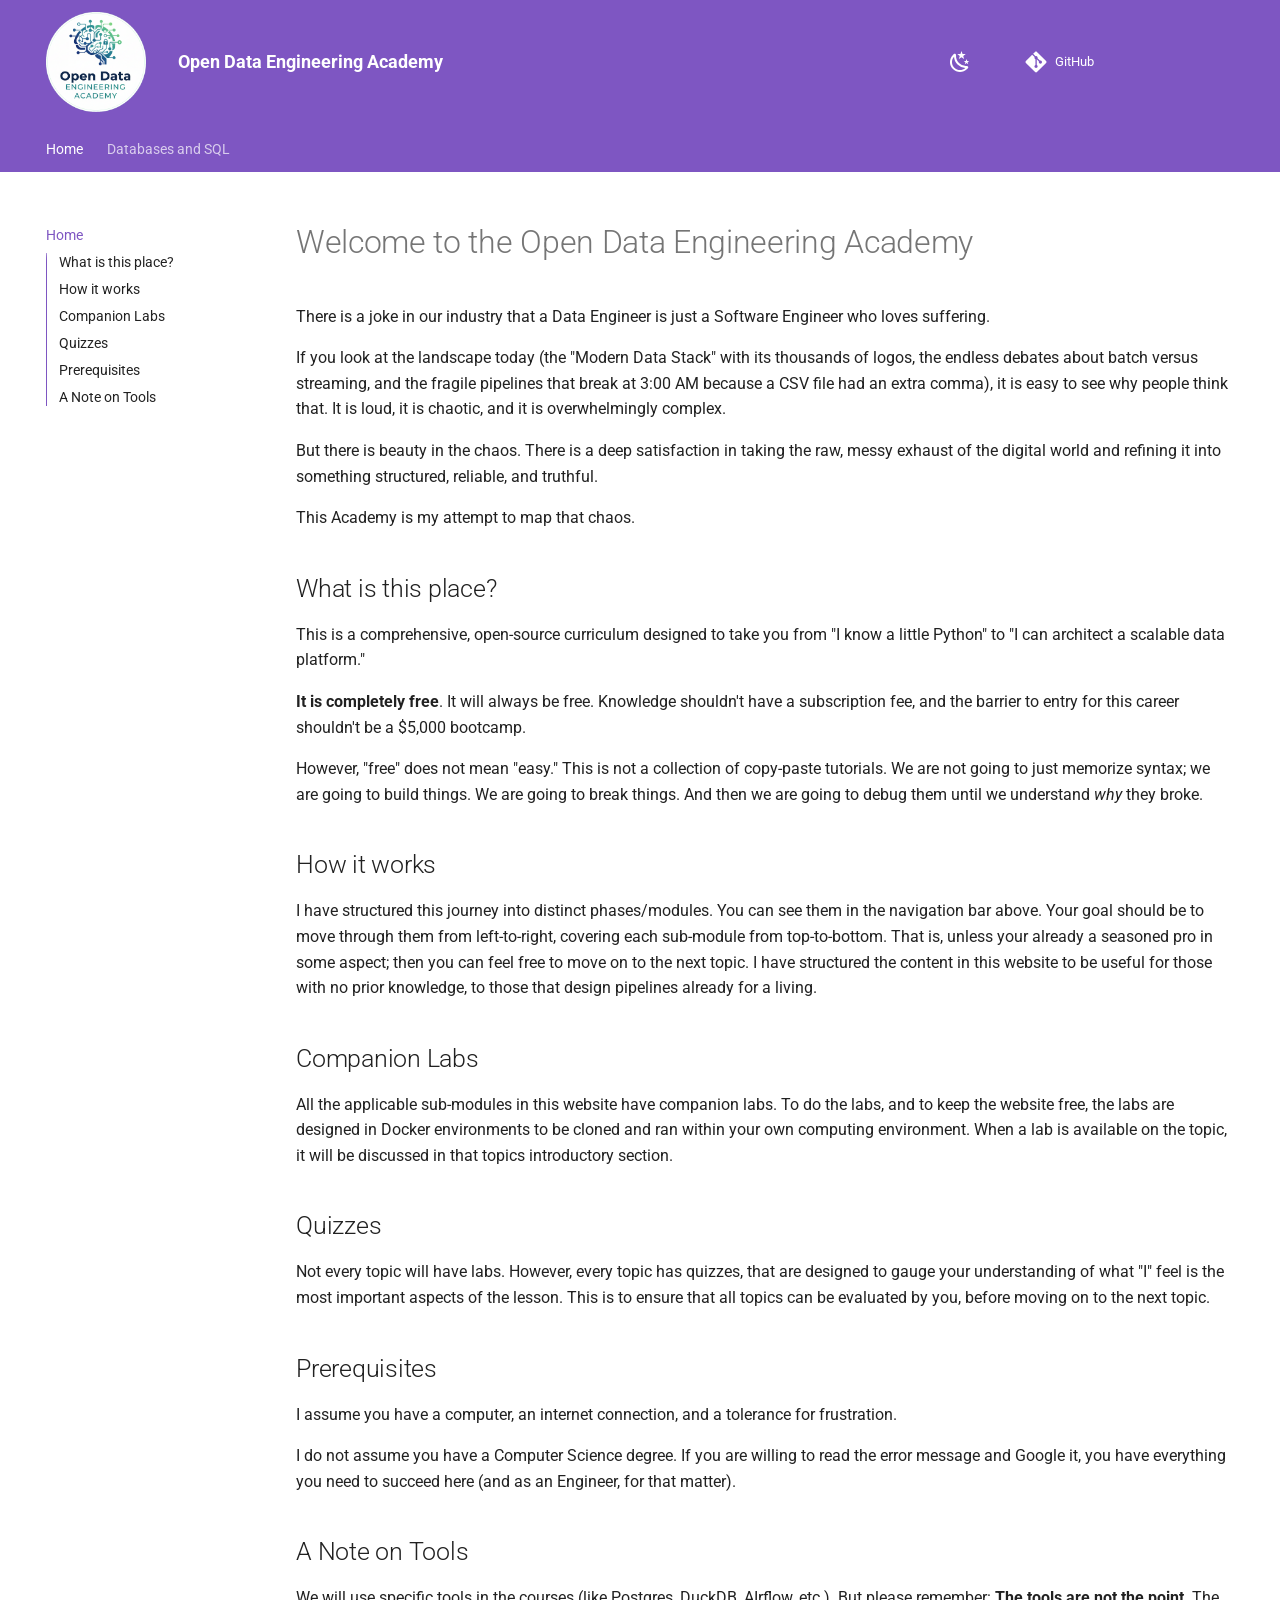
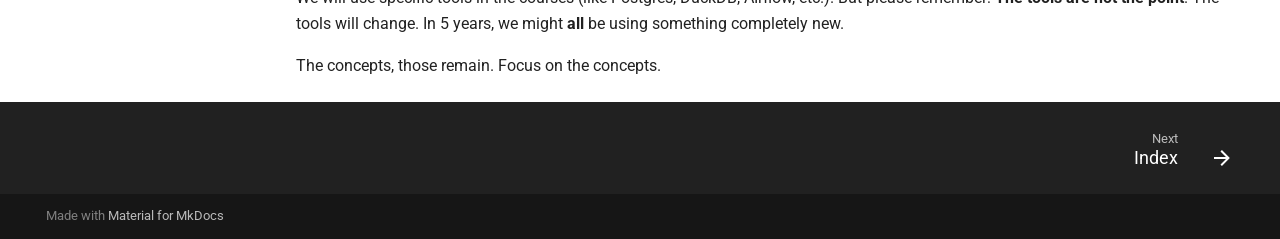
<file: index.html>
<!doctype html>
<html lang="en" class="no-js">
  <head>
    
      <meta charset="utf-8">
      <meta name="viewport" content="width=device-width,initial-scale=1">
      
      
      
        <link rel="canonical" href="https://yourusername.github.io/data-engineering-bootcamp/">
      
      
      
        <link rel="next" href="databases_and_sql/">
      
      
        
      
      
      <link rel="icon" href="material/database">
      <meta name="generator" content="mkdocs-1.6.1, mkdocs-material-9.7.1">
    
    
      
        <title>Open Data Engineering Academy</title>
      
    
    
      <link rel="stylesheet" href="assets/stylesheets/main.484c7ddc.min.css">
      
        
        <link rel="stylesheet" href="assets/stylesheets/palette.ab4e12ef.min.css">
      
      


    
    
      
    
    
      
        
        
        <link rel="preconnect" href="https://fonts.gstatic.com" crossorigin>
        <link rel="stylesheet" href="https://fonts.googleapis.com/css?family=Roboto:300,300i,400,400i,700,700i%7CRoboto+Mono:400,400i,700,700i&display=fallback">
        <style>:root{--md-text-font:"Roboto";--md-code-font:"Roboto Mono"}</style>
      
    
    
      <link rel="stylesheet" href="stylesheets/extra.css">
    
    <script>__md_scope=new URL(".",location),__md_hash=e=>[...e].reduce(((e,_)=>(e<<5)-e+_.charCodeAt(0)),0),__md_get=(e,_=localStorage,t=__md_scope)=>JSON.parse(_.getItem(t.pathname+"."+e)),__md_set=(e,_,t=localStorage,a=__md_scope)=>{try{t.setItem(a.pathname+"."+e,JSON.stringify(_))}catch(e){}}</script>
    
      

    
    
  </head>
  
  
    
    
      
    
    
    
    
    <body dir="ltr" data-md-color-scheme="default" data-md-color-primary="deep-purple" data-md-color-accent="purple">
  
    
    <input class="md-toggle" data-md-toggle="drawer" type="checkbox" id="__drawer" autocomplete="off">
    <input class="md-toggle" data-md-toggle="search" type="checkbox" id="__search" autocomplete="off">
    <label class="md-overlay" for="__drawer"></label>
    <div data-md-component="skip">
      
        
        <a href="#welcome-to-the-open-data-engineering-academy" class="md-skip">
          Skip to content
        </a>
      
    </div>
    <div data-md-component="announce">
      
    </div>
    
    
      

<header class="md-header" data-md-component="header">
  <nav class="md-header__inner md-grid" aria-label="Header">
    <a href="." title="Open Data Engineering Academy" class="md-header__button md-logo" aria-label="Open Data Engineering Academy" data-md-component="logo">
      
  <img src="assets/odea.png" alt="logo">

    </a>
    <label class="md-header__button md-icon" for="__drawer">
      
      <svg xmlns="http://www.w3.org/2000/svg" viewBox="0 0 24 24"><path d="M3 6h18v2H3zm0 5h18v2H3zm0 5h18v2H3z"/></svg>
    </label>
    <div class="md-header__title" data-md-component="header-title">
      <div class="md-header__ellipsis">
        <div class="md-header__topic">
          <span class="md-ellipsis">
            Open Data Engineering Academy
          </span>
        </div>
        <div class="md-header__topic" data-md-component="header-topic">
          <span class="md-ellipsis">
            
              Home
            
          </span>
        </div>
      </div>
    </div>
    
      
        <form class="md-header__option" data-md-component="palette">
  
    
    
    
    <input class="md-option" data-md-color-media="" data-md-color-scheme="default" data-md-color-primary="deep-purple" data-md-color-accent="purple"  aria-label="Switch to Dark Mode"  type="radio" name="__palette" id="__palette_0">
    
      <label class="md-header__button md-icon" title="Switch to Dark Mode" for="__palette_1" hidden>
        <svg xmlns="http://www.w3.org/2000/svg" viewBox="0 0 24 24"><path d="m17.75 4.09-2.53 1.94.91 3.06-2.63-1.81-2.63 1.81.91-3.06-2.53-1.94L12.44 4l1.06-3 1.06 3zm3.5 6.91-1.64 1.25.59 1.98-1.7-1.17-1.7 1.17.59-1.98L15.75 11l2.06-.05L18.5 9l.69 1.95zm-2.28 4.95c.83-.08 1.72 1.1 1.19 1.85-.32.45-.66.87-1.08 1.27C15.17 23 8.84 23 4.94 19.07c-3.91-3.9-3.91-10.24 0-14.14.4-.4.82-.76 1.27-1.08.75-.53 1.93.36 1.85 1.19-.27 2.86.69 5.83 2.89 8.02a9.96 9.96 0 0 0 8.02 2.89m-1.64 2.02a12.08 12.08 0 0 1-7.8-3.47c-2.17-2.19-3.33-5-3.49-7.82-2.81 3.14-2.7 7.96.31 10.98 3.02 3.01 7.84 3.12 10.98.31"/></svg>
      </label>
    
  
    
    
    
    <input class="md-option" data-md-color-media="" data-md-color-scheme="slate" data-md-color-primary="deep-purple" data-md-color-accent="purple"  aria-label="Switch to Light Mode"  type="radio" name="__palette" id="__palette_1">
    
      <label class="md-header__button md-icon" title="Switch to Light Mode" for="__palette_0" hidden>
        <svg xmlns="http://www.w3.org/2000/svg" viewBox="0 0 24 24"><path d="M12 7a5 5 0 0 1 5 5 5 5 0 0 1-5 5 5 5 0 0 1-5-5 5 5 0 0 1 5-5m0 2a3 3 0 0 0-3 3 3 3 0 0 0 3 3 3 3 0 0 0 3-3 3 3 0 0 0-3-3m0-7 2.39 3.42C13.65 5.15 12.84 5 12 5s-1.65.15-2.39.42zM3.34 7l4.16-.35A7.2 7.2 0 0 0 5.94 8.5c-.44.74-.69 1.5-.83 2.29zm.02 10 1.76-3.77a7.131 7.131 0 0 0 2.38 4.14zM20.65 7l-1.77 3.79a7.02 7.02 0 0 0-2.38-4.15zm-.01 10-4.14.36c.59-.51 1.12-1.14 1.54-1.86.42-.73.69-1.5.83-2.29zM12 22l-2.41-3.44c.74.27 1.55.44 2.41.44.82 0 1.63-.17 2.37-.44z"/></svg>
      </label>
    
  
</form>
      
    
    
      <script>var palette=__md_get("__palette");if(palette&&palette.color){if("(prefers-color-scheme)"===palette.color.media){var media=matchMedia("(prefers-color-scheme: light)"),input=document.querySelector(media.matches?"[data-md-color-media='(prefers-color-scheme: light)']":"[data-md-color-media='(prefers-color-scheme: dark)']");palette.color.media=input.getAttribute("data-md-color-media"),palette.color.scheme=input.getAttribute("data-md-color-scheme"),palette.color.primary=input.getAttribute("data-md-color-primary"),palette.color.accent=input.getAttribute("data-md-color-accent")}for(var[key,value]of Object.entries(palette.color))document.body.setAttribute("data-md-color-"+key,value)}</script>
    
    
    
    
      <div class="md-header__source">
        <a href="https://github.com/mckenzie-andrew/odea" title="Go to repository" class="md-source" data-md-component="source">
  <div class="md-source__icon md-icon">
    
    <svg xmlns="http://www.w3.org/2000/svg" viewBox="0 0 448 512"><!--! Font Awesome Free 7.1.0 by @fontawesome - https://fontawesome.com License - https://fontawesome.com/license/free (Icons: CC BY 4.0, Fonts: SIL OFL 1.1, Code: MIT License) Copyright 2025 Fonticons, Inc.--><path d="M439.6 236.1 244 40.5c-5.4-5.5-12.8-8.5-20.4-8.5s-15 3-20.4 8.4L162.5 81l51.5 51.5c27.1-9.1 52.7 16.8 43.4 43.7l49.7 49.7c34.2-11.8 61.2 31 35.5 56.7-26.5 26.5-70.2-2.9-56-37.3L240.3 199v121.9c25.3 12.5 22.3 41.8 9.1 55-6.4 6.4-15.2 10.1-24.3 10.1s-17.8-3.6-24.3-10.1c-17.6-17.6-11.1-46.9 11.2-56v-123c-20.8-8.5-24.6-30.7-18.6-45L142.6 101 8.5 235.1C3 240.6 0 247.9 0 255.5s3 15 8.5 20.4l195.6 195.7c5.4 5.4 12.7 8.4 20.4 8.4s15-3 20.4-8.4l194.7-194.7c5.4-5.4 8.4-12.8 8.4-20.4s-3-15-8.4-20.4"/></svg>
  </div>
  <div class="md-source__repository">
    GitHub
  </div>
</a>
      </div>
    
  </nav>
  
</header>
    
    <div class="md-container" data-md-component="container">
      
      
  
  <nav id="quiz-progress-mobile" class="quiz-progress-mobile md-nav" aria-label="Quiz Progress" style="display: none;">
    <!-- mkdocs-quiz progress sidebar (mobile) -->
    <div class="quiz-progress-bar">
      <div class="quiz-progress-bar-incorrect" style="width: 0%"></div>
      <div class="quiz-progress-bar-correct" style="width: 0%"></div>
    </div>
    <div data-md-component="quiz-progress">
        <div class="quiz-correct-reset">
          <span class="md-ellipsis">
            <span data-quiz-translate="Answered:">Answered:</span> <span class="quiz-progress-answered">0</span> / <span class="quiz-progress-total">0</span>
          </span>
          <span class="md-ellipsis">
            <span data-quiz-translate="Correct:">Correct:</span> <span class="quiz-progress-score">0</span> / <span class="quiz-progress-score-total">0</span>
          </span>
          <a href="#" class="quiz-reset-all-link" style="color: var(--md-primary-fg-color); text-decoration: none;">
            <span data-quiz-translate="Reset">Reset</span>
          </a>
        </div>
    </div>
  </nav>

  
  
        
          
            
<nav class="md-tabs" aria-label="Tabs" data-md-component="tabs">
  <div class="md-grid">
    <ul class="md-tabs__list">
      
        
  
  
  
    
  
  
    <li class="md-tabs__item md-tabs__item--active">
      <a href="." class="md-tabs__link">
        
  
  
    
  
  Home

      </a>
    </li>
  

      
        
  
  
  
  
    
    
      <li class="md-tabs__item">
        <a href="databases_and_sql/" class="md-tabs__link">
          
  
  
    
  
  Databases and SQL

        </a>
      </li>
    
  

      
    </ul>
  </div>
</nav>
          
        
      

      <main class="md-main" data-md-component="main">
        <div class="md-main__inner md-grid">
          
  
  
            
              
              <div class="md-sidebar md-sidebar--primary" data-md-component="sidebar" data-md-type="navigation" >
                <div class="md-sidebar__scrollwrap">
                  <div class="md-sidebar__inner">
                    


  


  

<nav class="md-nav md-nav--primary md-nav--lifted md-nav--integrated" aria-label="Navigation" data-md-level="0">
  <label class="md-nav__title" for="__drawer">
    <a href="." title="Open Data Engineering Academy" class="md-nav__button md-logo" aria-label="Open Data Engineering Academy" data-md-component="logo">
      
  <img src="assets/odea.png" alt="logo">

    </a>
    Open Data Engineering Academy
  </label>
  
    <div class="md-nav__source">
      <a href="https://github.com/mckenzie-andrew/odea" title="Go to repository" class="md-source" data-md-component="source">
  <div class="md-source__icon md-icon">
    
    <svg xmlns="http://www.w3.org/2000/svg" viewBox="0 0 448 512"><!--! Font Awesome Free 7.1.0 by @fontawesome - https://fontawesome.com License - https://fontawesome.com/license/free (Icons: CC BY 4.0, Fonts: SIL OFL 1.1, Code: MIT License) Copyright 2025 Fonticons, Inc.--><path d="M439.6 236.1 244 40.5c-5.4-5.5-12.8-8.5-20.4-8.5s-15 3-20.4 8.4L162.5 81l51.5 51.5c27.1-9.1 52.7 16.8 43.4 43.7l49.7 49.7c34.2-11.8 61.2 31 35.5 56.7-26.5 26.5-70.2-2.9-56-37.3L240.3 199v121.9c25.3 12.5 22.3 41.8 9.1 55-6.4 6.4-15.2 10.1-24.3 10.1s-17.8-3.6-24.3-10.1c-17.6-17.6-11.1-46.9 11.2-56v-123c-20.8-8.5-24.6-30.7-18.6-45L142.6 101 8.5 235.1C3 240.6 0 247.9 0 255.5s3 15 8.5 20.4l195.6 195.7c5.4 5.4 12.7 8.4 20.4 8.4s15-3 20.4-8.4l194.7-194.7c5.4-5.4 8.4-12.8 8.4-20.4s-3-15-8.4-20.4"/></svg>
  </div>
  <div class="md-source__repository">
    GitHub
  </div>
</a>
    </div>
  
  <ul class="md-nav__list" data-md-scrollfix>
    
      
      
  
  
    
  
  
  
    <li class="md-nav__item md-nav__item--active">
      
      <input class="md-nav__toggle md-toggle" type="checkbox" id="__toc">
      
      
        
      
      
        <label class="md-nav__link md-nav__link--active" for="__toc">
          
  
  
  <span class="md-ellipsis">
    
  
    Home
  

    
  </span>
  
  

          <span class="md-nav__icon md-icon"></span>
        </label>
      
      <a href="." class="md-nav__link md-nav__link--active">
        
  
  
  <span class="md-ellipsis">
    
  
    Home
  

    
  </span>
  
  

      </a>
      
        

<nav class="md-nav md-nav--secondary" aria-label="Table of contents">
  
  
  
    
  
  
    <label class="md-nav__title" for="__toc">
      <span class="md-nav__icon md-icon"></span>
      Table of contents
    </label>
    <ul class="md-nav__list" data-md-component="toc" data-md-scrollfix>
      
        <li class="md-nav__item">
  <a href="#what-is-this-place" class="md-nav__link">
    <span class="md-ellipsis">
      
        What is this place?
      
    </span>
  </a>
  
</li>
      
        <li class="md-nav__item">
  <a href="#how-it-works" class="md-nav__link">
    <span class="md-ellipsis">
      
        How it works
      
    </span>
  </a>
  
</li>
      
        <li class="md-nav__item">
  <a href="#companion-labs" class="md-nav__link">
    <span class="md-ellipsis">
      
        Companion Labs
      
    </span>
  </a>
  
</li>
      
        <li class="md-nav__item">
  <a href="#quizzes" class="md-nav__link">
    <span class="md-ellipsis">
      
        Quizzes
      
    </span>
  </a>
  
</li>
      
        <li class="md-nav__item">
  <a href="#prerequisites" class="md-nav__link">
    <span class="md-ellipsis">
      
        Prerequisites
      
    </span>
  </a>
  
</li>
      
        <li class="md-nav__item">
  <a href="#a-note-on-tools" class="md-nav__link">
    <span class="md-ellipsis">
      
        A Note on Tools
      
    </span>
  </a>
  
</li>
      
    </ul>
  
</nav>
      
    </li>
  

    
      
      
  
  
  
  
    
    
      
        
          
        
      
        
      
        
      
    
    
    
      
      
    
    
    <li class="md-nav__item md-nav__item--nested">
      
        
        
        <input class="md-nav__toggle md-toggle " type="checkbox" id="__nav_2" >
        
          
          <div class="md-nav__link md-nav__container">
            <a href="databases_and_sql/" class="md-nav__link ">
              
  
  
  <span class="md-ellipsis">
    
  
    Databases and SQL
  

    
  </span>
  
  

            </a>
            
              
              <label class="md-nav__link " for="__nav_2" id="__nav_2_label" tabindex="0">
                <span class="md-nav__icon md-icon"></span>
              </label>
            
          </div>
        
        <nav class="md-nav" data-md-level="1" aria-labelledby="__nav_2_label" aria-expanded="false">
          <label class="md-nav__title" for="__nav_2">
            <span class="md-nav__icon md-icon"></span>
            
  
    Databases and SQL
  

          </label>
          <ul class="md-nav__list" data-md-scrollfix>
            
              
            
              
                
  
  
  
  
    
    
      
        
      
        
      
        
      
        
      
        
      
        
      
        
      
        
      
        
      
        
      
    
    
    
      
      
    
    
    <li class="md-nav__item md-nav__item--nested">
      
        
        
        <input class="md-nav__toggle md-toggle " type="checkbox" id="__nav_2_2" >
        
          
          <label class="md-nav__link" for="__nav_2_2" id="__nav_2_2_label" tabindex="0">
            
  
  
  <span class="md-ellipsis">
    
  
    Structured Query Language
  

    
  </span>
  
  

            <span class="md-nav__icon md-icon"></span>
          </label>
        
        <nav class="md-nav" data-md-level="2" aria-labelledby="__nav_2_2_label" aria-expanded="false">
          <label class="md-nav__title" for="__nav_2_2">
            <span class="md-nav__icon md-icon"></span>
            
  
    Structured Query Language
  

          </label>
          <ul class="md-nav__list" data-md-scrollfix>
            
              
                
  
  
  
  
    <li class="md-nav__item">
      <a href="databases_and_sql/structured_query_language/0_table_of_contents/" class="md-nav__link">
        
  
  
  <span class="md-ellipsis">
    
  
    0: Welcome
  

    
  </span>
  
  

      </a>
    </li>
  

              
            
              
                
  
  
  
  
    <li class="md-nav__item">
      <a href="databases_and_sql/structured_query_language/1_learn_the_basics/" class="md-nav__link">
        
  
  
  <span class="md-ellipsis">
    
  
    1: Learn the Basics
  

    
  </span>
  
  

      </a>
    </li>
  

              
            
              
                
  
  
  
  
    <li class="md-nav__item">
      <a href="databases_and_sql/structured_query_language/2_basic_sql_syntax/" class="md-nav__link">
        
  
  
  <span class="md-ellipsis">
    
  
    2: Basic SQL Syntax
  

    
  </span>
  
  

      </a>
    </li>
  

              
            
              
                
  
  
  
  
    <li class="md-nav__item">
      <a href="databases_and_sql/structured_query_language/3_data_definition_language/" class="md-nav__link">
        
  
  
  <span class="md-ellipsis">
    
  
    3: Data Definition Language (DDL)
  

    
  </span>
  
  

      </a>
    </li>
  

              
            
              
                
  
  
  
  
    <li class="md-nav__item">
      <a href="databases_and_sql/structured_query_language/4_data_manipulation_language/" class="md-nav__link">
        
  
  
  <span class="md-ellipsis">
    
  
    4: Data Manipulation Language (DML)
  

    
  </span>
  
  

      </a>
    </li>
  

              
            
              
                
  
  
  
  
    <li class="md-nav__item">
      <a href="databases_and_sql/structured_query_language/5_data_constraints/" class="md-nav__link">
        
  
  
  <span class="md-ellipsis">
    
  
    5: Data Constraints
  

    
  </span>
  
  

      </a>
    </li>
  

              
            
              
                
  
  
  
  
    <li class="md-nav__item">
      <a href="databases_and_sql/structured_query_language/6_aggregate_functions/" class="md-nav__link">
        
  
  
  <span class="md-ellipsis">
    
  
    6: Aggregate Functions
  

    
  </span>
  
  

      </a>
    </li>
  

              
            
              
                
  
  
  
  
    <li class="md-nav__item">
      <a href="databases_and_sql/structured_query_language/7_join_queries/" class="md-nav__link">
        
  
  
  <span class="md-ellipsis">
    
  
    7: JOIN Queries
  

    
  </span>
  
  

      </a>
    </li>
  

              
            
              
                
  
  
  
  
    <li class="md-nav__item">
      <a href="databases_and_sql/structured_query_language/8_subqueries/" class="md-nav__link">
        
  
  
  <span class="md-ellipsis">
    
  
    8: Subqueries
  

    
  </span>
  
  

      </a>
    </li>
  

              
            
              
                
  
  
  
  
    <li class="md-nav__item">
      <a href="databases_and_sql/structured_query_language/9_advanced_functions/" class="md-nav__link">
        
  
  
  <span class="md-ellipsis">
    
  
    9: Advanced Functions
  

    
  </span>
  
  

      </a>
    </li>
  

              
            
          </ul>
        </nav>
      
    </li>
  

              
            
              
                
  
  
  
  
    
    
      
        
      
    
    
    
      
      
    
    
    <li class="md-nav__item md-nav__item--nested">
      
        
        
        <input class="md-nav__toggle md-toggle " type="checkbox" id="__nav_2_3" >
        
          
          <label class="md-nav__link" for="__nav_2_3" id="__nav_2_3_label" tabindex="0">
            
  
  
  <span class="md-ellipsis">
    
  
    Set Theory
  

    
  </span>
  
  

            <span class="md-nav__icon md-icon"></span>
          </label>
        
        <nav class="md-nav" data-md-level="2" aria-labelledby="__nav_2_3_label" aria-expanded="false">
          <label class="md-nav__title" for="__nav_2_3">
            <span class="md-nav__icon md-icon"></span>
            
  
    Set Theory
  

          </label>
          <ul class="md-nav__list" data-md-scrollfix>
            
              
                
  
  
  
  
    <li class="md-nav__item">
      <a href="databases_and_sql/set_theory/0_table_of_contents/" class="md-nav__link">
        
  
  
  <span class="md-ellipsis">
    
  
    0: Welcome
  

    
  </span>
  
  

      </a>
    </li>
  

              
            
          </ul>
        </nav>
      
    </li>
  

              
            
          </ul>
        </nav>
      
    </li>
  

    
  </ul>
</nav>
                  </div>
                </div>
              </div>
            
            
          

  
  <div id="quiz-progress-sidebar" aria-label="Quiz Progress" style="display: none;">
    <!-- mkdocs-quiz progress sidebar (desktop) -->
    <label class="md-nav__title">
      <span class="md-nav__icon md-icon"></span>
      <span data-quiz-translate="Quiz Progress">Quiz Progress</span>
    </label>
    <ul class="md-nav__list" data-md-component="quiz-progress">
      <li class="md-nav__item">
        <div class="md-nav__link">
          <span class="md-ellipsis">
            <span data-quiz-translate="Answered:">Answered:</span> <span class="quiz-progress-answered">0</span> / <span class="quiz-progress-total">0</span> (<span class="quiz-progress-answered-percentage">0%</span>)
          </span>
        </div>
      </li>
      <li class="md-nav__item">
        <div class="md-nav__link">
          <div class="quiz-progress-bar">
            <div class="quiz-progress-bar-incorrect" style="width: 0%"></div>
            <div class="quiz-progress-bar-correct" style="width: 0%"></div>
          </div>
        </div>
      </li>
      <li class="md-nav__item">
        <div class="md-nav__link quiz-correct-reset">
          <span class="md-ellipsis">
            <span data-quiz-translate="Correct:">Correct:</span> <span class="quiz-progress-score">0</span> / <span class="quiz-progress-score-total">0</span> (<span class="quiz-progress-score-percentage">0%</span>)
          </span>
          <a href="#" class="quiz-reset-all-link" style="color: var(--md-primary-fg-color); text-decoration: none;">
            <span data-quiz-translate="Reset">Reset</span>
          </a>
        </div>
      </li>
    </ul>
  </div>

          
            <div class="md-content" data-md-component="content">
              
              <article class="md-content__inner md-typeset">
                
                  


  
  


<h1 id="welcome-to-the-open-data-engineering-academy">Welcome to the Open Data Engineering Academy</h1>
<p>There is a joke in our industry that a Data Engineer is just a Software Engineer who loves suffering.</p>
<p>If you look at the landscape today (the "Modern Data Stack" with its thousands of logos, the endless debates about batch versus streaming, and the fragile pipelines that break at 3:00 AM because a CSV file had an extra comma), it is easy to see why people think that. It is loud, it is chaotic, and it is overwhelmingly complex.</p>
<p>But there is beauty in the chaos. There is a deep satisfaction in taking the raw, messy exhaust of the digital world and refining it into something structured, reliable, and truthful.</p>
<p>This Academy is my attempt to map that chaos.</p>
<h2 id="what-is-this-place">What is this place?</h2>
<p>This is a comprehensive, open-source curriculum designed to take you from "I know a little Python" to "I can architect a scalable data platform."</p>
<p><strong>It is completely free</strong>. It will always be free. Knowledge shouldn't have a subscription fee, and the barrier to entry for this career shouldn't be a $5,000 bootcamp.</p>
<p>However, "free" does not mean "easy." This is not a collection of copy-paste tutorials. We are not going to just memorize syntax; we are going to build things. We are going to break things. And then we are going to debug them until we understand <em>why</em> they broke. </p>
<h2 id="how-it-works">How it works</h2>
<p>I have structured this journey into distinct phases/modules. You can see them in the navigation bar above. Your goal should be to move through them from left-to-right, covering each sub-module from top-to-bottom. That is, unless your already a seasoned pro in some aspect; then you can feel free to move on to the next topic. I have structured the content in this website to be useful for those with no prior knowledge, to those that design pipelines already for a living.</p>
<h2 id="companion-labs">Companion Labs</h2>
<p>All the applicable sub-modules in this website have companion labs. To do the labs, and to keep the website free, the labs are designed in Docker environments to be cloned and ran within your own computing environment. When a lab is available on the topic, it will be discussed in that topics introductory section. </p>
<h2 id="quizzes">Quizzes</h2>
<p>Not every topic will have labs. However, every topic has quizzes, that are designed to gauge your understanding of what "I" feel is the most important aspects of the lesson. This is to ensure that all topics can be evaluated by you, before moving on to the next topic.</p>
<h2 id="prerequisites">Prerequisites</h2>
<p>I assume you have a computer, an internet connection, and a tolerance for frustration.</p>
<p>I do not assume you have a Computer Science degree. If you are willing to read the error message and Google it, you have everything you need to succeed here (and as an Engineer, for that matter).</p>
<h2 id="a-note-on-tools">A Note on Tools</h2>
<p>We will use specific tools in the courses (like Postgres, DuckDB, AIrflow, etc.). But please remember: <strong>The tools are not the point</strong>. The tools will change. In 5 years, we might <strong>all</strong> be using something completely new.</p>
<p>The concepts, those remain. Focus on the concepts.</p><style type="text/css">.quiz {
  border: 1px solid black;
  padding: 1rem;
  margin: 1rem 0;
  position: relative;
}
/* Set margin-top of first quiz child (skip the header link) */
.quiz > .quiz-question:first-of-type {
  margin-top: 0;
}
/* Remove top margin from first element inside quiz-question */
.quiz-question > *:first-child {
  margin-top: 0;
}
.hidden {
  display: none;
}

form button {
  background-color: var(--md-primary-fg-color);
  border: none;
  color: var(--md-primary-bg-color);
  padding: 0.5rem 1rem;
  text-align: center;
  text-decoration: none;
  display: inline-block;
  font-size: 0.8rem;
  cursor: pointer;
  transition:
    opacity 0.2s,
    background-color 0.2s;
}

form button:hover:not(:disabled) {
  opacity: 0.9;
}

form button:disabled {
  background-color: var(--md-default-fg-color--lighter, #ccc);
  color: var(--md-default-fg-color--light, #666);
  cursor: not-allowed;
  opacity: 0.6;
}

.wrong label,
.wrong label * {
  color: #dc3545;
}
.correct label,
.correct label * {
  color: #198754;
}

fieldset {
  border: none;
  display: flex;
  flex-direction: column;
}
fieldset input {
  margin: 0 10px;
}
fieldset label {
  margin: 0 10px;
}

input[type="radio"].correct {
  accent-color: #198754;
}
input[type="radio"].wrong {
  accent-color: #dc3545;
}
.content {
  margin: 10px;
}

/* Quiz feedback message */
.quiz-feedback {
  padding: 0.75rem;
  margin: 0.5rem 0;
  border-radius: 4px;
  font-weight: 500;
}

.quiz-feedback.correct {
  background-color: #d1e7dd;
  border: 1px solid #a3cfbb;
  color: #198754;
}

.quiz-feedback.incorrect {
  background-color: #f8d7da;
  border: 1px solid #f1aeb5;
  color: #dc3545;
}

[data-md-color-scheme="slate"] .quiz-feedback.correct {
  background-color: #051b11;
  border: 1px solid #0f5132;
}

[data-md-color-scheme="slate"] .quiz-feedback.incorrect {
  background-color: #2c0b0e;
  border: 1px solid #842029;
}

/* Quiz header link styling - positioned in top right corner */
.quiz-header-link {
  position: absolute;
  top: 0.5rem;
  right: 0.5rem;
  opacity: 0;
  font-size: 1rem;
  text-decoration: none;
  color: var(--md-default-fg-color--light, #888);
  transition: opacity 0.2s;
  padding: 0.25rem 0.5rem;
}
.quiz:hover .quiz-header-link {
  opacity: 1;
}

/* Quiz number header styling */
.quiz-number {
  margin-top: 0 !important;
  margin-bottom: 0.5rem;
  font-weight: bold;
}

/* Quiz Progress Sidebar - Progress bar styling */
/* Most styling comes from Material's .md-nav classes */
#quiz-progress-sidebar {
  margin-top: 1.5rem;
}
/* if config progress_sidebar_position is top, need top padding instead of bottom */
.md-nav--secondary > #quiz-progress-sidebar:first-child {
  margin-top: 0;
  margin-bottom: 1.5rem;
}
@media screen and (min-width: 59.9375em) {
  #quiz-progress-sidebar .md-nav__list {
    border-left: 3px solid var(--md-default-fg-color--lightest);
  }
}

.quiz-progress-bar {
  width: 100%;
  height: 6px;
  background: var(--md-default-fg-color--lightest, rgba(0, 0, 0, 0.07));
  border-radius: 3px;
  overflow: hidden;
  margin: 0.2rem 0;
  display: flex;
}

.quiz-progress-bar-incorrect {
  height: 100%;
  background: rgba(244, 67, 54, 0.8);
  transition: width 0.3s ease;
}

.quiz-progress-bar-correct {
  height: 100%;
  background: #4caf50;
  transition: width 0.3s ease;
}

.quiz-correct-reset {
  display: flex;
  justify-content: space-between;
}

/* Mobile Quiz Progress Tracker */
/* Shows under navbar on mobile, hidden on desktop */
.quiz-progress-mobile {
  display: none; /* Hidden by default on desktop */
  background-color: var(--md-default-bg-color);
  border-bottom: 1px solid var(--md-default-fg-color--lightest, rgba(0, 0, 0, 0.07));
  padding: 0.8rem;
  margin: 0;
  width: 100%;
  box-sizing: border-box;
  position: sticky;
  top: 48px;
  z-index: 3; /* Below Material header (z-index: 4) but above page content */
}

/* Show mobile tracker only on small screens (mobile/tablet) */
/* Material breakpoint: up to 76.1875em (1219px) */
@media screen and (max-width: 76.1875em) {
  .quiz-progress-mobile {
    display: block;
  }
}

/* Mobile tracker styling adjustments */
.quiz-progress-mobile .md-nav__list {
  padding: 0;
  margin: 0;
  max-width: 61rem;
  margin-left: auto;
  margin-right: auto;
  padding-left: 0.8rem;
  padding-right: 0.8rem;
}

.quiz-progress-mobile .md-nav__item {
  margin: 0.3rem 0;
}

.quiz-progress-mobile .md-nav__link {
  padding: 0.2rem 0;
  font-size: 0.7rem;
  display: flex;
  align-items: center;
  justify-content: space-between;
}

.quiz-progress-mobile .quiz-progress-bar {
  margin: 0.3rem 0;
}

.quiz-progress-mobile .md-ellipsis {
  flex: 1;
}

/* Quiz Intro */
.quiz-intro {
  margin: 1rem 0;
}

.quiz-intro p {
  margin: 0 0 0.5rem 0;
}

/* Quiz Results End Screen */
.quiz-results {
  border: 1px solid black;
  padding: 1.5rem;
  margin: 2rem 0;
  background-color: var(--md-default-bg-color);
  transition: all 0.3s ease;
}

/* Progress state - subtle styling */
.quiz-results-progress {
  text-align: center;
  color: var(--md-default-fg-color--light);
}

.quiz-results-progress h3 {
  margin-top: 0;
  font-size: 1.2rem;
  font-weight: 500;
  color: var(--md-default-fg-color);
}

.quiz-results-stats,
.quiz-results-correct-stats {
  font-size: 0.95rem;
  margin: 0.5rem 0;
}

.quiz-results-answered,
.quiz-results-correct,
.quiz-results-total,
.quiz-results-percentage {
  font-weight: 600;
  color: var(--md-default-fg-color);
}

/* Complete state - bold and prominent styling */
.quiz-results-complete {
  text-align: center;
  padding: 2rem 0;
}

.quiz-results-complete.hidden {
  display: none;
}

.quiz-results-title {
  font-size: 2rem;
  font-weight: 700;
  margin: 0 0 1.5rem 0;
  color: var(--md-default-fg-color);
}

.quiz-results-score-display {
  margin: 1.5rem 0;
}

.quiz-results-score-value {
  font-size: 4rem;
  font-weight: 800;
  line-height: 1;
  display: inline-block;
  padding: 0.5rem 1rem;
  border-radius: 12px;
  transition: all 0.3s ease;
}

/* Score color coding */
.quiz-results-score-excellent {
  color: #198754;
  background-color: rgba(25, 135, 84, 0.1);
}

.quiz-results-score-good {
  color: #28a745;
  background-color: rgba(40, 167, 69, 0.1);
}

.quiz-results-score-average {
  color: #ffc107;
  background-color: rgba(255, 193, 7, 0.1);
}

.quiz-results-score-poor {
  color: #fd7e14;
  background-color: rgba(253, 126, 20, 0.1);
}

.quiz-results-score-fail {
  color: #dc3545;
  background-color: rgba(220, 53, 69, 0.1);
}

.quiz-results-message {
  font-size: 1.3rem;
  font-weight: 500;
  margin: 1rem 0 2rem 0;
  color: var(--md-default-fg-color);
}

/* Dark mode adjustments */
[data-md-color-scheme="slate"] .quiz-results-score-excellent {
  color: #4caf50;
  background-color: rgba(76, 175, 80, 0.15);
}

[data-md-color-scheme="slate"] .quiz-results-score-good {
  color: #66bb6a;
  background-color: rgba(102, 187, 106, 0.15);
}

[data-md-color-scheme="slate"] .quiz-results-score-average {
  color: #ffeb3b;
  background-color: rgba(255, 235, 59, 0.15);
}

[data-md-color-scheme="slate"] .quiz-results-score-poor {
  color: #ff9800;
  background-color: rgba(255, 152, 0, 0.15);
}

[data-md-color-scheme="slate"] .quiz-results-score-fail {
  color: #f44336;
  background-color: rgba(244, 67, 54, 0.15);
}
</style><script type="text/javascript">var JSConfetti=function(){"use strict";function t(t,e){if(!(t instanceof e))throw new TypeError("Cannot call a class as a function")}function e(t,e){for(var i=0;i<e.length;i++){var n=e[i];n.enumerable=n.enumerable||!1,n.configurable=!0,"value"in n&&(n.writable=!0),Object.defineProperty(t,n.key,n)}}function i(t,i,n){return i&&e(t.prototype,i),n&&e(t,n),t}function n(t){return+t.replace(/px/,"")}function s(t,e){var i=arguments.length>2&&void 0!==arguments[2]?arguments[2]:0,n=Math.random()*(e-t)+t;return Math.floor(n*Math.pow(10,i))/Math.pow(10,i)}function o(t){return t[s(0,t.length)]}var a=["#fcf403","#62fc03","#f4fc03","#03e7fc","#03fca5","#a503fc","#fc03ad","#fc03c2"];function r(t){return Math.log(t)/Math.log(1920)}var h=function(){function e(i){t(this,e);var n=i.initialPosition,a=i.direction,h=i.confettiRadius,c=i.confettiColors,u=i.emojis,l=i.emojiSize,d=i.canvasWidth,f=s(.9,1.7,3)*r(d);this.confettiSpeed={x:f,y:f},this.finalConfettiSpeedX=s(.2,.6,3),this.rotationSpeed=u.length?.01:s(.03,.07,3)*r(d),this.dragForceCoefficient=s(5e-4,9e-4,6),this.radius={x:h,y:h},this.initialRadius=h,this.rotationAngle="left"===a?s(0,.2,3):s(-.2,0,3),this.emojiSize=l,this.emojiRotationAngle=s(0,2*Math.PI),this.radiusYUpdateDirection="down";var m="left"===a?s(82,15)*Math.PI/180:s(-15,-82)*Math.PI/180;this.absCos=Math.abs(Math.cos(m)),this.absSin=Math.abs(Math.sin(m));var v=s(-150,0),p={x:n.x+("left"===a?-v:v)*this.absCos,y:n.y-v*this.absSin};this.currentPosition=Object.assign({},p),this.initialPosition=Object.assign({},p),this.color=u.length?null:o(c),this.emoji=u.length?o(u):null,this.createdAt=(new Date).getTime(),this.direction=a}return i(e,[{key:"draw",value:function(t){var e=this.currentPosition,i=this.radius,n=this.color,s=this.emoji,o=this.rotationAngle,a=this.emojiRotationAngle,r=this.emojiSize,h=window.devicePixelRatio;n?(t.fillStyle=n,t.beginPath(),t.ellipse(e.x*h,e.y*h,i.x*h,i.y*h,o,0,2*Math.PI),t.fill()):s&&(t.font="".concat(r,"px serif"),t.save(),t.translate(h*e.x,h*e.y),t.rotate(a),t.textAlign="center",t.fillText(s,0,0),t.restore())}},{key:"updatePosition",value:function(t,e){var i=this.confettiSpeed,n=this.dragForceCoefficient,s=this.finalConfettiSpeedX,o=this.radiusYUpdateDirection,a=this.rotationSpeed,r=this.createdAt,h=this.direction,c=e-r;i.x>s&&(this.confettiSpeed.x-=n*t),this.currentPosition.x+=i.x*("left"===h?-this.absCos:this.absCos)*t,this.currentPosition.y=this.initialPosition.y-i.y*this.absSin*c+.00125*Math.pow(c,2)/2,this.rotationSpeed-=this.emoji?1e-4:1e-5*t,this.rotationSpeed<0&&(this.rotationSpeed=0),this.emoji?this.emojiRotationAngle+=this.rotationSpeed*t%(2*Math.PI):"down"===o?(this.radius.y-=t*a,this.radius.y<=0&&(this.radius.y=0,this.radiusYUpdateDirection="up")):(this.radius.y+=t*a,this.radius.y>=this.initialRadius&&(this.radius.y=this.initialRadius,this.radiusYUpdateDirection="down"))}},{key:"getIsVisibleOnCanvas",value:function(t){return this.currentPosition.y<t+100}}]),e}();function c(){var t=document.createElement("canvas");return t.style.position="fixed",t.style.width="100%",t.style.height="100%",t.style.top="0",t.style.left="0",t.style.zIndex="1000",t.style.pointerEvents="none",document.body.appendChild(t),t}function u(t){var e=t.confettiRadius,i=void 0===e?6:e,n=t.confettiNumber,s=void 0===n?t.confettiesNumber||(t.emojis?40:250):n,o=t.confettiColors,r=void 0===o?a:o,h=t.emojis,c=void 0===h?t.emojies||[]:h,u=t.emojiSize,l=void 0===u?80:u;return t.emojies&&console.error("emojies argument is deprecated, please use emojis instead"),t.confettiesNumber&&console.error("confettiesNumber argument is deprecated, please use confettiNumber instead"),{confettiRadius:i,confettiNumber:s,confettiColors:r,emojis:c,emojiSize:l}}var l=function(){function e(i){var n=this;t(this,e),this.canvasContext=i,this.shapes=[],this.promise=new Promise((function(t){return n.resolvePromise=t}))}return i(e,[{key:"getBatchCompletePromise",value:function(){return this.promise}},{key:"addShapes",value:function(){var t;(t=this.shapes).push.apply(t,arguments)}},{key:"complete",value:function(){var t;return!this.shapes.length&&(null===(t=this.resolvePromise)||void 0===t||t.call(this),!0)}},{key:"processShapes",value:function(t,e,i){var n=this,s=t.timeDelta,o=t.currentTime;this.shapes=this.shapes.filter((function(t){return t.updatePosition(s,o),t.draw(n.canvasContext),!i||t.getIsVisibleOnCanvas(e)}))}}]),e}();return function(){function e(){var i=arguments.length>0&&void 0!==arguments[0]?arguments[0]:{};t(this,e),this.activeConfettiBatches=[],this.canvas=i.canvas||c(),this.canvasContext=this.canvas.getContext("2d"),this.requestAnimationFrameRequested=!1,this.lastUpdated=(new Date).getTime(),this.iterationIndex=0,this.loop=this.loop.bind(this),requestAnimationFrame(this.loop)}return i(e,[{key:"loop",value:function(){var t,e,i,s,o;this.requestAnimationFrameRequested=!1,t=this.canvas,e=window.devicePixelRatio,i=getComputedStyle(t),s=n(i.getPropertyValue("width")),o=n(i.getPropertyValue("height")),t.setAttribute("width",(s*e).toString()),t.setAttribute("height",(o*e).toString());var a=(new Date).getTime(),r=a-this.lastUpdated,h=this.canvas.offsetHeight,c=this.iterationIndex%10==0;this.activeConfettiBatches=this.activeConfettiBatches.filter((function(t){return t.processShapes({timeDelta:r,currentTime:a},h,c),!c||!t.complete()})),this.iterationIndex++,this.queueAnimationFrameIfNeeded(a)}},{key:"queueAnimationFrameIfNeeded",value:function(t){this.requestAnimationFrameRequested||this.activeConfettiBatches.length<1||(this.requestAnimationFrameRequested=!0,this.lastUpdated=t||(new Date).getTime(),requestAnimationFrame(this.loop))}},{key:"addConfetti",value:function(){for(var t=arguments.length>0&&void 0!==arguments[0]?arguments[0]:{},e=u(t),i=e.confettiRadius,n=e.confettiNumber,s=e.confettiColors,o=e.emojis,a=e.emojiSize,r=this.canvas.getBoundingClientRect(),c=r.width,d=r.height,f=5*d/7,m={x:0,y:f},v={x:c,y:f},p=new l(this.canvasContext),y=0;y<n/2;y++){var g=new h({initialPosition:m,direction:"right",confettiRadius:i,confettiColors:s,confettiNumber:n,emojis:o,emojiSize:a,canvasWidth:c}),C=new h({initialPosition:v,direction:"left",confettiRadius:i,confettiColors:s,confettiNumber:n,emojis:o,emojiSize:a,canvasWidth:c});p.addShapes(g,C)}return this.activeConfettiBatches.push(p),this.queueAnimationFrameIfNeeded(),p.getBatchCompletePromise()}},{key:"clearCanvas",value:function(){this.activeConfettiBatches=[]}},{key:"destroyCanvas",value:function(){this.canvas.remove()}}]),e}()}();
</script><script type="text/javascript">
window.mkdocsQuizTranslations = {};
</script><script type="text/javascript">
window.mkdocsQuizConfig = {
  confetti: true,
  showProgress: true,
  progressSidebarPosition: "top"
};
</script><script type="text/javascript" defer>// Wrap everything in an IIFE to avoid variable redeclaration issues
// when Material for MkDocs instant navigation reloads the page
(function () {
  // Constants
  const STORAGE_KEY_PREFIX = "quiz_progress_";

  // Translation helper function
  function t(key, params = {}) {
    let text = window.mkdocsQuizTranslations?.[key] || key;
    // Simple template replacement for {n} and {key} style placeholders
    return text.replace(/{(\w+)}/g, (_, k) => (params[k] !== undefined ? params[k] : `{${k}}`));
  }

  // Confetti instance (will be initialized if enabled)
  let jsConfetti = null;

  // Store event listeners for cleanup
  let eventListeners = [];

  // Initialize confetti if enabled
  if (window.mkdocsQuizConfig && window.mkdocsQuizConfig.confetti) {
    if (typeof JSConfetti !== "undefined") {
      jsConfetti = new JSConfetti();
    }
  }

  // Function to move quiz progress sidebar into TOC sidebar
  // This needs to run on every page load for Material instant navigation
  function repositionSidebar() {
    // Use requestAnimationFrame to ensure DOM is ready
    requestAnimationFrame(() => {
      const sidebar = document.getElementById("quiz-progress-sidebar");
      const tocSidebar = document.querySelector(".md-sidebar--secondary .md-sidebar__inner .md-nav--secondary");

      if (sidebar && tocSidebar) {
        // Check if sidebar is already in the correct position
        // by seeing if it's already a child of tocSidebar
        if (!tocSidebar.contains(sidebar)) {
          // Get position from config (default: "top")
          const position =
            window.mkdocsQuizConfig && window.mkdocsQuizConfig.progressSidebarPosition
              ? window.mkdocsQuizConfig.progressSidebarPosition
              : "top";

          // Move sidebar based on configured position
          if (position === "bottom") {
            // Append to the end (below TOC)
            tocSidebar.appendChild(sidebar);
          } else {
            // Default: insert at the top (above TOC)
            if (tocSidebar.firstChild) {
              tocSidebar.insertBefore(sidebar, tocSidebar.firstChild);
            } else {
              tocSidebar.appendChild(sidebar);
            }
          }
        }
      }
    });
  }

  // Cleanup function to remove event listeners and prevent memory leaks
  function cleanup() {
    eventListeners.forEach(({ element, event, handler }) => {
      element.removeEventListener(event, handler);
    });
    eventListeners = [];
  }

  // Helper function to add tracked event listeners
  function addTrackedEventListener(element, event, handler) {
    element.addEventListener(event, handler);
    eventListeners.push({ element, event, handler });
  }

  // Global quiz tracker
  const quizTracker = {
    quizzes: {},
    totalQuizzes: 0,
    answeredQuizzes: 0,
    correctQuizzes: 0,

    init: function () {
      this.totalQuizzes = document.querySelectorAll(".quiz").length;
      this.loadFromStorage();
      // Initialize wasCompleted based on restored state to prevent confetti on page load
      // Only fire confetti when completing quizzes in the current session, not from localStorage
      const progress = this.getProgress();
      this.wasCompleted = progress.answered === progress.total && progress.total > 0;
      this.updateDisplay();
    },

    markQuiz: function (quizId, isCorrect, selectedValues = []) {
      const wasAnswered = !!this.quizzes[quizId];
      const wasCorrect = this.wasPreviouslyCorrect(quizId);

      if (!wasAnswered) {
        this.answeredQuizzes++;
      }

      this.quizzes[quizId] = {
        answered: true,
        correct: isCorrect,
        selectedValues: selectedValues,
      };

      if (isCorrect && !wasCorrect) {
        this.correctQuizzes++;
      } else if (!isCorrect && wasCorrect) {
        this.correctQuizzes--;
      }

      this.saveToStorage();
      this.updateDisplay();
    },

    wasPreviouslyCorrect: function (quizId) {
      return this.quizzes[quizId] && this.quizzes[quizId].correct;
    },

    resetQuiz: function (quizId) {
      if (this.quizzes[quizId]) {
        if (this.quizzes[quizId].correct) {
          this.correctQuizzes--;
        }
        this.answeredQuizzes--;
        delete this.quizzes[quizId];
        this.saveToStorage();
        this.updateDisplay();
      }
    },

    resetAllQuiz: function () {
      this.quizzes = {};
      this.answeredQuizzes = 0;
      this.correctQuizzes = 0;
      this.saveToStorage();
      this.updateDisplay();

      // Reset all quiz forms on the page
      document.querySelectorAll(".quiz").forEach((quiz) => {
        const form = quiz.querySelector("form");
        const fieldset = form.querySelector("fieldset");
        const submitButton = form.querySelector('button[type="submit"]');
        const resetButton = form.querySelector(".quiz-reset-button");
        const feedbackDiv = form.querySelector(".quiz-feedback");
        const section = quiz.querySelector("section");

        // Clear all selections
        const allInputs = fieldset.querySelectorAll('input[name="answer"]');
        allInputs.forEach((input) => {
          input.checked = false;
          input.disabled = false;
        });

        // Reset colors
        resetFieldset(fieldset);

        // Hide content section
        if (section) {
          section.classList.add("hidden");
        }

        // Hide feedback message
        feedbackDiv.classList.add("hidden");
        feedbackDiv.classList.remove("correct", "incorrect");
        feedbackDiv.textContent = "";

        // Show submit button, hide reset button
        if (submitButton) {
          submitButton.disabled = false;
          submitButton.classList.remove("hidden");
        }
        if (resetButton) {
          resetButton.classList.add("hidden");
        }
      });
    },

    getProgress: function () {
      return {
        total: this.totalQuizzes,
        answered: this.answeredQuizzes,
        correct: this.correctQuizzes,
        percentage: this.totalQuizzes > 0 ? Math.round((this.answeredQuizzes / this.totalQuizzes) * 100) : 0,
        score: this.totalQuizzes > 0 ? Math.round((this.correctQuizzes / this.totalQuizzes) * 100) : 0,
      };
    },

    saveToStorage: function () {
      try {
        const pageKey = STORAGE_KEY_PREFIX + window.location.pathname;
        const data = JSON.stringify(this.quizzes);

        // Check size limit (50KB max to prevent quota issues)
        if (data.length > 50000) {
          console.warn("Quiz progress data exceeds size limit, not saving to localStorage");
          this.showStorageWarning("Quiz progress is too large to save");
          return;
        }

        localStorage.setItem(pageKey, data);
      } catch (e) {
        // Handle quota exceeded or localStorage disabled
        console.error("Failed to save quiz progress:", e);
        this.showStorageWarning(
          "Unable to save quiz progress. Your browser may have storage disabled or quota exceeded.",
        );
      }
    },

    loadFromStorage: function () {
      try {
        const pageKey = STORAGE_KEY_PREFIX + window.location.pathname;
        const stored = localStorage.getItem(pageKey);

        if (stored) {
          // Validate size before parsing (50KB max)
          if (stored.length > 50000) {
            console.warn("Stored quiz data exceeds size limit, clearing corrupted data");
            localStorage.removeItem(pageKey);
            return;
          }

          const parsed = JSON.parse(stored);

          // Validate structure: should be an object
          if (typeof parsed !== "object" || parsed === null || Array.isArray(parsed)) {
            console.warn("Invalid quiz data structure, clearing corrupted data");
            localStorage.removeItem(pageKey);
            return;
          }

          this.quizzes = parsed;

          // Recalculate counts and validate quiz data structure
          this.answeredQuizzes = 0;
          this.correctQuizzes = 0;
          for (let key in this.quizzes) {
            const quiz = this.quizzes[key];
            // Validate each quiz entry has expected structure
            if (typeof quiz !== "object" || typeof quiz.answered !== "boolean" || typeof quiz.correct !== "boolean") {
              console.warn("Invalid quiz entry structure, clearing corrupted data");
              this.quizzes = {};
              localStorage.removeItem(pageKey);
              return;
            }

            if (quiz.answered) {
              this.answeredQuizzes++;
            }
            if (quiz.correct) {
              this.correctQuizzes++;
            }
          }
        }
      } catch (e) {
        // Handle parsing errors or localStorage unavailable
        console.error("Failed to load quiz progress:", e);
        const pageKey = STORAGE_KEY_PREFIX + window.location.pathname;
        try {
          localStorage.removeItem(pageKey); // Clear corrupted data
        } catch (cleanupError) {
          // localStorage might be completely unavailable
        }
      }
    },

    updateDisplay: function () {
      const progress = this.getProgress();
      const wasComplete = this.wasCompleted;
      const isComplete = progress.answered === progress.total && progress.total > 0;

      // Dispatch custom event for sidebar/other UI components
      window.dispatchEvent(
        new CustomEvent("quizProgressUpdate", {
          detail: progress,
        }),
      );
      // Update sidebar if it exists
      this.updateSidebar();
      // Update results div if it exists
      this.updateResultsDiv(progress, isComplete, wasComplete);

      // Track completion state
      this.wasCompleted = isComplete;
    },

    updateResultsDiv: function (progress, isComplete, wasComplete) {
      const resultsDiv = document.getElementById("quiz-results");
      if (!resultsDiv) return;

      // Update progress section
      const answeredEl = resultsDiv.querySelector(".quiz-results-answered");
      const totalEl = resultsDiv.querySelector(".quiz-results-total");
      const percentageEl = resultsDiv.querySelector(".quiz-results-percentage");
      const correctEl = resultsDiv.querySelector(".quiz-results-correct");

      if (answeredEl) answeredEl.textContent = progress.answered;
      if (totalEl) totalEl.textContent = progress.total;
      if (percentageEl) percentageEl.textContent = progress.percentage + "%";
      if (correctEl) correctEl.textContent = progress.correct;

      // Handle completion state
      const progressSection = resultsDiv.querySelector(".quiz-results-progress");
      const completeSection = resultsDiv.querySelector(".quiz-results-complete");

      if (isComplete) {
        // Hide progress, show complete
        if (progressSection) progressSection.classList.add("hidden");
        if (completeSection) {
          completeSection.classList.remove("hidden");

          // Update score display
          const scoreValue = resultsDiv.querySelector(".quiz-results-score-value");
          const scoreMessage = resultsDiv.querySelector(".quiz-results-message");

          if (scoreValue) {
            scoreValue.textContent = progress.score + "%";

            // Remove all score classes
            scoreValue.classList.remove(
              "quiz-results-score-excellent",
              "quiz-results-score-good",
              "quiz-results-score-average",
              "quiz-results-score-poor",
              "quiz-results-score-fail",
            );

            // Add appropriate score class and message
            let message = "";
            if (progress.score >= 90) {
              scoreValue.classList.add("quiz-results-score-excellent");
              message = t("Outstanding! You aced it!");
            } else if (progress.score >= 75) {
              scoreValue.classList.add("quiz-results-score-good");
              message = t("Great job! You really know your stuff!");
            } else if (progress.score >= 60) {
              scoreValue.classList.add("quiz-results-score-average");
              message = t("Good effort! Keep learning!");
            } else if (progress.score >= 40) {
              scoreValue.classList.add("quiz-results-score-poor");
              message = t("Not bad, but there's room for improvement!");
            } else {
              scoreValue.classList.add("quiz-results-score-fail");
              message = t("Better luck next time! Keep trying!");
            }

            if (scoreMessage) scoreMessage.textContent = message;
          }

          // Trigger confetti and scroll on first completion
          if (!wasComplete) {
            // Scroll to results div
            resultsDiv.scrollIntoView({ behavior: "smooth", block: "center" });

            // Fire confetti if enabled and score is good
            if (jsConfetti && progress.score >= 10) {
              setTimeout(() => {
                jsConfetti.addConfetti();
              }, 500);
            }
          }
        }
      } else {
        // Show progress, hide complete
        if (progressSection) progressSection.classList.remove("hidden");
        if (completeSection) completeSection.classList.add("hidden");
      }
    },

    updateSidebar: function () {
      // Update both desktop and mobile sidebars
      const sidebars = [
        document.getElementById("quiz-progress-sidebar"),
        document.getElementById("quiz-progress-mobile"),
      ];

      sidebars.forEach((sidebar) => {
        if (sidebar) {
          const progress = this.getProgress();

          // Update answered count
          const answeredEl = sidebar.querySelector(".quiz-progress-answered");
          if (answeredEl) {
            answeredEl.textContent = progress.answered;
          }

          // Update answered percentage - desktop only
          const answeredPercentageEl = sidebar.querySelector(".quiz-progress-answered-percentage");
          if (answeredPercentageEl && sidebar.id == "quiz-progress-sidebar") {
            answeredPercentageEl.textContent = progress.percentage + "%";
          }

          // Update all .quiz-progress-total elements
          const totalElements = sidebar.querySelectorAll(".quiz-progress-total");
          totalElements.forEach((el) => {
            el.textContent = progress.total;
          });

          // Update correct count
          const scoreEl = sidebar.querySelector(".quiz-progress-score");
          if (scoreEl) {
            scoreEl.textContent = progress.correct;
          }

          // Update correct denominator (answered count)
          const scoreTotalEl = sidebar.querySelector(".quiz-progress-score-total");
          if (scoreTotalEl) {
            scoreTotalEl.textContent = progress.answered;
          }

          // Update correct percentage (based on answered quizzes, not total) - desktop only
          const scorePercentageEl = sidebar.querySelector(".quiz-progress-score-percentage");
          if (scorePercentageEl && sidebar.id == "quiz-progress-sidebar") {
            const scorePercentage =
              progress.answered > 0 ? Math.round((progress.correct / progress.answered) * 100) : 0;
            scorePercentageEl.textContent = scorePercentage + "%";
          }

          // Update progress bars (incorrect and correct)
          const correctBar = sidebar.querySelector(".quiz-progress-bar-correct");
          const incorrectBar = sidebar.querySelector(".quiz-progress-bar-incorrect");

          if (correctBar && incorrectBar) {
            const incorrectCount = progress.answered - progress.correct;
            const correctPercentage = progress.total > 0 ? (progress.correct / progress.total) * 100 : 0;
            const incorrectPercentage = progress.total > 0 ? (incorrectCount / progress.total) * 100 : 0;

            incorrectBar.style.width = incorrectPercentage + "%";
            correctBar.style.width = correctPercentage + "%";
          }
        }
      });
    },

    createSidebar: function () {
      // Check if progress tracking is enabled
      const showProgress = window.mkdocsQuizConfig && window.mkdocsQuizConfig.showProgress !== false;

      // Only show sidebar if progress tracking is enabled and there are quizzes
      if (!showProgress || this.totalQuizzes === 0) {
        return;
      }

      // Show both desktop and mobile sidebars
      const desktopSidebar = document.getElementById("quiz-progress-sidebar");
      const mobileSidebar = document.getElementById("quiz-progress-mobile");

      if (desktopSidebar) {
        desktopSidebar.style.display = "";
      }
      if (mobileSidebar) {
        mobileSidebar.style.display = "";
      }

      // Initialize reset button event listeners
      const resetLinks = document.querySelectorAll(".quiz-reset-all-link");
      resetLinks.forEach((resetLink) => {
        const handler = (e) => {
          e.preventDefault();
          if (confirm(t("Are you sure you want to reset the quiz? This will clear your progress."))) {
            quizTracker.resetAllQuiz();
          }
        };
        addTrackedEventListener(resetLink, "click", handler);
      });

      // Update the sidebar with initial values
      this.updateSidebar();
    },

    showStorageWarning: function (message) {
      // Show a warning banner in the progress tracker if it exists
      const progressSidebar = document.getElementById("quiz-progress-sidebar");
      if (progressSidebar) {
        // Check if warning already exists
        let warningEl = progressSidebar.querySelector(".quiz-storage-warning");
        if (!warningEl) {
          warningEl = document.createElement("div");
          warningEl.className = "quiz-storage-warning";
          warningEl.style.cssText =
            "background: #fff3cd; color: #856404; padding: 8px; margin: 8px 0; border-radius: 4px; font-size: 12px; border: 1px solid #ffeaa7;";
          progressSidebar.insertBefore(warningEl, progressSidebar.firstChild);
        }
        warningEl.textContent = message;
      }
    },
  };

  // Translate template elements with data-quiz-translate attributes
  function translateTemplateElements() {
    document.querySelectorAll("[data-quiz-translate]").forEach((element) => {
      const key = element.getAttribute("data-quiz-translate");
      if (key) {
        element.textContent = t(key);
      }
    });
  }

  // Initialize results div reset button
  function initializeResultsDiv() {
    const resultsDiv = document.getElementById("quiz-results");
    if (!resultsDiv) return;

    const resetButton = resultsDiv.querySelector(".quiz-results-reset");
    if (resetButton) {
      const handler = () => {
        if (confirm(t("Are you sure you want to reset the quiz? This will clear your progress."))) {
          quizTracker.resetAllQuiz();
        }
      };
      addTrackedEventListener(resetButton, "click", handler);
    }
  }

  // Initialize intro reset buttons
  function initializeIntroResetButtons() {
    const introResetButtons = document.querySelectorAll(".quiz-intro-reset");
    introResetButtons.forEach((button) => {
      const handler = () => {
        if (confirm(t("Are you sure you want to reset the quiz? This will clear your progress."))) {
          quizTracker.resetAllQuiz();
        }
      };
      addTrackedEventListener(button, "click", handler);
    });
  }

  // Shuffle an array using Fisher-Yates algorithm
  function shuffleArray(array) {
    for (let i = array.length - 1; i > 0; i--) {
      const j = Math.floor(Math.random() * (i + 1));
      [array[i], array[j]] = [array[j], array[i]];
    }
    return array;
  }

  // Shuffle the answer elements in a fieldset
  function shuffleAnswers(fieldset) {
    const answerDivs = Array.from(fieldset.querySelectorAll(":scope > div"));
    if (answerDivs.length <= 1) return;

    // Shuffle the array of elements
    shuffleArray(answerDivs);

    // Re-append elements in shuffled order
    answerDivs.forEach((div) => fieldset.appendChild(div));
  }

  // Initialize all quiz elements on the page
  function initializeQuizzes() {
    document.querySelectorAll(".quiz").forEach((quiz) => {
      let form = quiz.querySelector("form");
      let fieldset = form.querySelector("fieldset");
      let submitButton = form.querySelector('button[type="submit"]');
      let feedbackDiv = form.querySelector(".quiz-feedback");

      // Shuffle answers if enabled (before any state restoration)
      if (quiz.hasAttribute("data-shuffle-answers")) {
        shuffleAnswers(fieldset);
      }

      // Get quiz ID from the quiz div itself
      const quizId = quiz.id;

      // Prevent anchor link from triggering page navigation/reload
      const headerLink = quiz.querySelector(".quiz-header-link");
      if (headerLink) {
        const handler = (e) => {
          // Let the browser handle the anchor navigation normally
          // This prevents Material for MkDocs from intercepting it as a page navigation
          e.stopPropagation();
        };
        addTrackedEventListener(headerLink, "click", handler);
      }

      // Create reset button (initially hidden)
      let resetButton = document.createElement("button");
      resetButton.type = "button";
      resetButton.className = "quiz-button quiz-reset-button hidden";
      resetButton.textContent = t("Try Again");
      if (submitButton) {
        submitButton.parentNode.insertBefore(resetButton, submitButton.nextSibling);
      } else {
        form.appendChild(resetButton);
      }

      // Restore quiz state from localStorage if available
      if (quizId && quizTracker.quizzes[quizId]) {
        const savedState = quizTracker.quizzes[quizId];
        const section = quiz.querySelector("section");
        const allAnswers = fieldset.querySelectorAll('input[name="answer"]');
        const correctAnswers = fieldset.querySelectorAll('input[name="answer"][correct]');

        if (savedState.answered) {
          // Restore selected answers based on saved values
          if (savedState.selectedValues && savedState.selectedValues.length > 0) {
            allAnswers.forEach((input) => {
              if (savedState.selectedValues.includes(input.value)) {
                input.checked = true;
              }
            });
          }

          if (savedState.correct) {
            // Show the content section
            section.classList.remove("hidden");

            // Only mark the correct answers in green (don't highlight wrong answers)
            allAnswers.forEach((input) => {
              if (input.hasAttribute("correct")) {
                input.parentElement.classList.add("correct");
              }
            });

            // Show correct feedback
            feedbackDiv.classList.remove("hidden", "incorrect");
            feedbackDiv.classList.add("correct");
            feedbackDiv.textContent = t("Correct answer!");

            // Disable inputs if disable-after-submit is enabled
            if (quiz.hasAttribute("data-disable-after-submit")) {
              allAnswers.forEach((input) => {
                input.disabled = true;
              });
              if (submitButton) {
                submitButton.disabled = true;
              }
              resetButton.classList.add("hidden");
            } else {
              // Show reset button, hide submit button
              resetButton.classList.remove("hidden");
              if (submitButton) {
                submitButton.classList.add("hidden");
              }
            }
          } else {
            // Restore incorrect answer state
            const selectedInputs = Array.from(allAnswers).filter((input) =>
              savedState.selectedValues.includes(input.value),
            );

            // Show the content section for incorrect answers too
            section.classList.remove("hidden");

            // Mark selected answers
            selectedInputs.forEach((input) => {
              if (input.hasAttribute("correct")) {
                input.parentElement.classList.add("correct");
              } else {
                input.parentElement.classList.add("wrong");
              }
            });

            // Show correct answers if show-correct is enabled
            if (quiz.hasAttribute("data-show-correct")) {
              correctAnswers.forEach((input) => {
                input.parentElement.classList.add("correct");
              });
            }

            // Show incorrect feedback
            feedbackDiv.classList.remove("hidden", "correct");
            feedbackDiv.classList.add("incorrect");
            const canRetry = !quiz.hasAttribute("data-disable-after-submit");
            feedbackDiv.textContent = canRetry ? t("Incorrect answer. Please try again.") : t("Incorrect answer.");

            // Disable inputs if disable-after-submit is enabled
            if (quiz.hasAttribute("data-disable-after-submit")) {
              allAnswers.forEach((input) => {
                input.disabled = true;
              });
              if (submitButton) {
                submitButton.disabled = true;
              }
              resetButton.classList.add("hidden");
            } else {
              // Show reset button, hide submit button
              resetButton.classList.remove("hidden");
              if (submitButton) {
                submitButton.classList.add("hidden");
              }
            }
          }
        }
      }

      // Auto-submit on radio button change if enabled
      if (quiz.hasAttribute("data-auto-submit")) {
        let radioButtons = fieldset.querySelectorAll('input[type="radio"]');
        radioButtons.forEach((radio) => {
          const handler = (e) => {
            // Prevent any default behavior that might cause page scroll
            e.preventDefault();
            // Trigger form submission with a properly configured event
            // cancelable: true allows preventDefault to work
            // bubbles: true ensures proper event propagation
            form.dispatchEvent(new Event("submit", { cancelable: true, bubbles: true }));
          };
          addTrackedEventListener(radio, "change", handler);
        });
      }

      // Reset button handler
      const resetHandler = () => {
        // Clear all selections
        const allInputs = fieldset.querySelectorAll('input[name="answer"]');
        allInputs.forEach((input) => {
          input.checked = false;
          input.disabled = false;
        });
        // Reset colors
        resetFieldset(fieldset);
        // Hide content section
        let section = quiz.querySelector("section");
        section.classList.add("hidden");
        // Hide feedback message
        feedbackDiv.classList.add("hidden");
        feedbackDiv.classList.remove("correct", "incorrect");
        feedbackDiv.textContent = "";
        // Show submit button, hide reset button
        if (submitButton) {
          submitButton.disabled = false;
          submitButton.classList.remove("hidden");
        }
        resetButton.classList.add("hidden");
        // Update tracker
        if (quizId) {
          quizTracker.resetQuiz(quizId);
        }
      };
      addTrackedEventListener(resetButton, "click", resetHandler);

      const submitHandler = (event) => {
        // Prevent default form submission behavior
        event.preventDefault();
        // Stop propagation to prevent Material for MkDocs instant navigation from intercepting
        event.stopPropagation();
        let selectedAnswers = form.querySelectorAll('input[name="answer"]:checked');
        let correctAnswers = fieldset.querySelectorAll('input[name="answer"][correct]');
        // Check if all correct answers are selected
        let is_correct = selectedAnswers.length === correctAnswers.length;
        Array.from(selectedAnswers).forEach((answer) => {
          if (!answer.hasAttribute("correct")) {
            is_correct = false;
          }
        });
        let section = quiz.querySelector("section");
        // Always show the content section after submission
        section.classList.remove("hidden");

        if (is_correct) {
          resetFieldset(fieldset);
          // Only mark the correct answers in green (don't highlight wrong answers)
          const allAnswers = fieldset.querySelectorAll('input[name="answer"]');
          allAnswers.forEach((answer) => {
            if (answer.hasAttribute("correct")) {
              answer.parentElement.classList.add("correct");
            }
          });
          // Show correct feedback
          feedbackDiv.classList.remove("hidden", "incorrect");
          feedbackDiv.classList.add("correct");
          feedbackDiv.textContent = t("Correct answer!");
        } else {
          resetFieldset(fieldset);
          // Mark wrong fields with colors
          Array.from(selectedAnswers).forEach((answer) => {
            if (!answer.hasAttribute("correct")) {
              answer.parentElement.classList.add("wrong");
            } else {
              answer.parentElement.classList.add("correct");
            }
          });
          // If show-correct is enabled, also show all correct answers
          if (quiz.hasAttribute("data-show-correct")) {
            correctAnswers.forEach((answer) => {
              answer.parentElement.classList.add("correct");
            });
          }
          // Show incorrect feedback
          feedbackDiv.classList.remove("hidden", "correct");
          feedbackDiv.classList.add("incorrect");
          // Only show "Please try again" if the quiz is not disabled after submission
          const canRetry = !quiz.hasAttribute("data-disable-after-submit");
          feedbackDiv.textContent = canRetry ? t("Incorrect answer. Please try again.") : t("Incorrect answer.");
        }

        // Update tracker
        if (quizId) {
          // Get selected values to save
          const selectedValues = Array.from(selectedAnswers).map((input) => input.value);
          quizTracker.markQuiz(quizId, is_correct, selectedValues);
        }

        // Disable quiz after submission if option is enabled
        if (quiz.hasAttribute("data-disable-after-submit")) {
          const allInputs = fieldset.querySelectorAll('input[name="answer"]');
          allInputs.forEach((input) => {
            input.disabled = true;
          });
          if (submitButton) {
            submitButton.disabled = true;
          }
          // Hide reset button if disable-after-submit is enabled
          resetButton.classList.add("hidden");
        } else {
          // Show reset button and hide submit button
          resetButton.classList.remove("hidden");
          if (submitButton) {
            submitButton.classList.add("hidden");
          }
        }
      };
      addTrackedEventListener(form, "submit", submitHandler);
    });
  }

  function resetFieldset(fieldset) {
    Array.from(fieldset.children).forEach((child) => {
      child.classList.remove("wrong", "correct");
    });
  }

  // Main initialization function that sets up everything on a page
  function initializePage() {
    // Initialize tracker
    quizTracker.init();

    // Translate template elements
    translateTemplateElements();

    // Reposition sidebar for Material theme TOC integration
    repositionSidebar();

    // Create sidebar
    quizTracker.createSidebar();

    // Initialize results div and intro buttons
    initializeResultsDiv();
    initializeIntroResetButtons();

    // Initialize all quiz elements
    initializeQuizzes();
  }

  // Run initialization when DOM is ready
  if (document.readyState === "loading") {
    document.addEventListener("DOMContentLoaded", initializePage);
  } else {
    initializePage();
  }

  // Material for MkDocs instant navigation support
  // Cleanup and reinitialize when navigating between pages
  if (typeof document$ !== "undefined") {
    // Unsubscribe from any previous subscription to prevent duplicate handlers
    // This is needed because the script re-runs on each page navigation,
    // which would otherwise accumulate subscriptions
    if (window._mkdocsQuizSubscription) {
      window._mkdocsQuizSubscription.unsubscribe();
    }

    // Material theme with instant navigation is active
    window._mkdocsQuizSubscription = document$.subscribe(() => {
      cleanup(); // Remove old event listeners to prevent memory leaks
      // Reinitialize everything for the new page
      initializePage();
    });
  }
})(); // End of IIFE
</script><script type="text/javascript">
document.addEventListener("DOMContentLoaded", function() {
  var article = document.querySelector("article") || document.querySelector("main") || document.body;
  article.classList.add("quiz-auto-number");
});
</script>












                
              </article>
            </div>
          
          
  <script>var tabs=__md_get("__tabs");if(Array.isArray(tabs))e:for(var set of document.querySelectorAll(".tabbed-set")){var labels=set.querySelector(".tabbed-labels");for(var tab of tabs)for(var label of labels.getElementsByTagName("label"))if(label.innerText.trim()===tab){var input=document.getElementById(label.htmlFor);input.checked=!0;continue e}}</script>

<script>var target=document.getElementById(location.hash.slice(1));target&&target.name&&(target.checked=target.name.startsWith("__tabbed_"))</script>
        </div>
        
          <button type="button" class="md-top md-icon" data-md-component="top" hidden>
  
  <svg xmlns="http://www.w3.org/2000/svg" viewBox="0 0 24 24"><path d="M13 20h-2V8l-5.5 5.5-1.42-1.42L12 4.16l7.92 7.92-1.42 1.42L13 8z"/></svg>
  Back to top
</button>
        
      </main>
      
        <footer class="md-footer">
  
    
      
      <nav class="md-footer__inner md-grid" aria-label="Footer" >
        
        
          
          <a href="databases_and_sql/" class="md-footer__link md-footer__link--next" aria-label="Next: Index">
            <div class="md-footer__title">
              <span class="md-footer__direction">
                Next
              </span>
              <div class="md-ellipsis">
                Index
              </div>
            </div>
            <div class="md-footer__button md-icon">
              
              <svg xmlns="http://www.w3.org/2000/svg" viewBox="0 0 24 24"><path d="M4 11v2h12l-5.5 5.5 1.42 1.42L19.84 12l-7.92-7.92L10.5 5.5 16 11z"/></svg>
            </div>
          </a>
        
      </nav>
    
  
  <div class="md-footer-meta md-typeset">
    <div class="md-footer-meta__inner md-grid">
      <div class="md-copyright">
  
  
    Made with
    <a href="https://squidfunk.github.io/mkdocs-material/" target="_blank" rel="noopener">
      Material for MkDocs
    </a>
  
</div>
      
    </div>
  </div>
</footer>
      
    </div>
    <div class="md-dialog" data-md-component="dialog">
      <div class="md-dialog__inner md-typeset"></div>
    </div>
    
    
    
      
      
      <script id="__config" type="application/json">{"annotate": null, "base": ".", "features": ["navigation.tabs", "navigation.indexes", "navigation.footer", "navigation.top", "toc.integrate", "content.code.copy", "content.tabs.link"], "search": "assets/javascripts/workers/search.2c215733.min.js", "tags": null, "translations": {"clipboard.copied": "Copied to clipboard", "clipboard.copy": "Copy to clipboard", "search.result.more.one": "1 more on this page", "search.result.more.other": "# more on this page", "search.result.none": "No matching documents", "search.result.one": "1 matching document", "search.result.other": "# matching documents", "search.result.placeholder": "Type to start searching", "search.result.term.missing": "Missing", "select.version": "Select version"}, "version": null}</script>
    
    
      <script src="assets/javascripts/bundle.79ae519e.min.js"></script>
      
    
  </body>
</html>
</file>
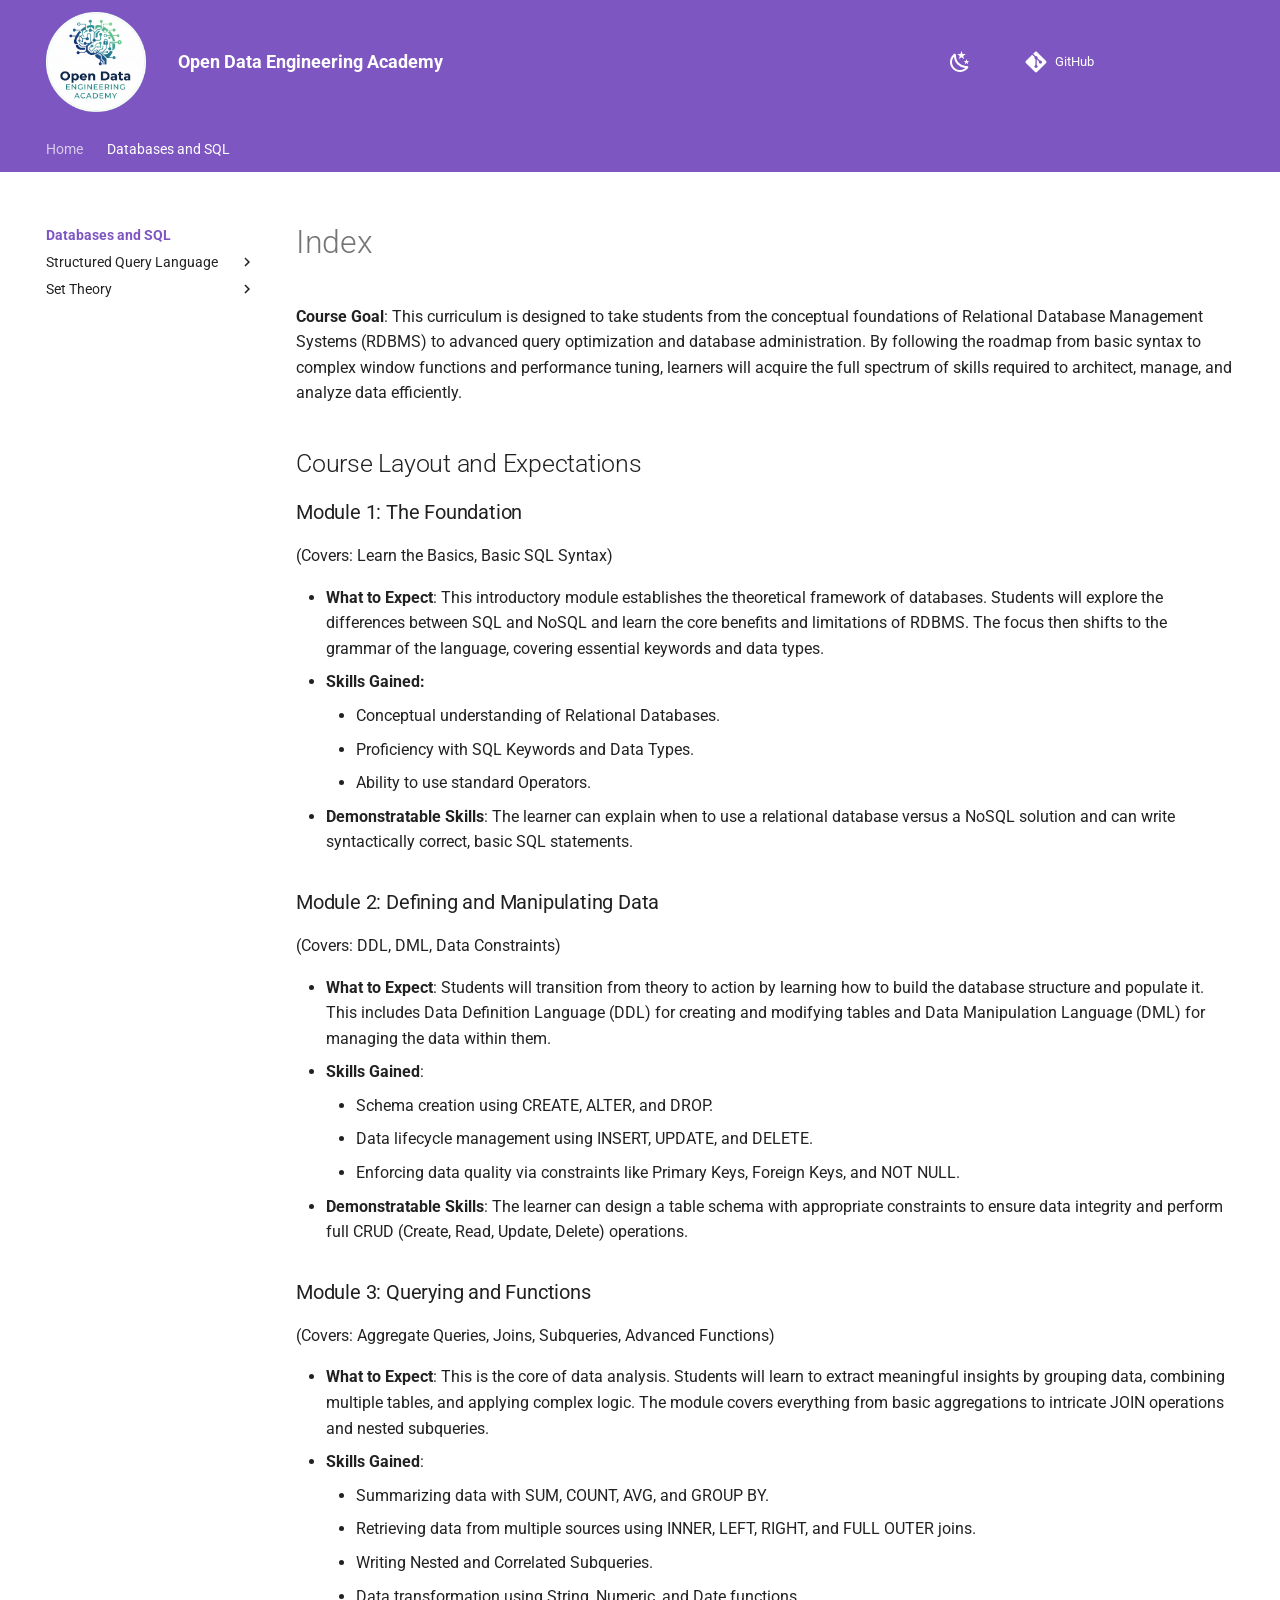
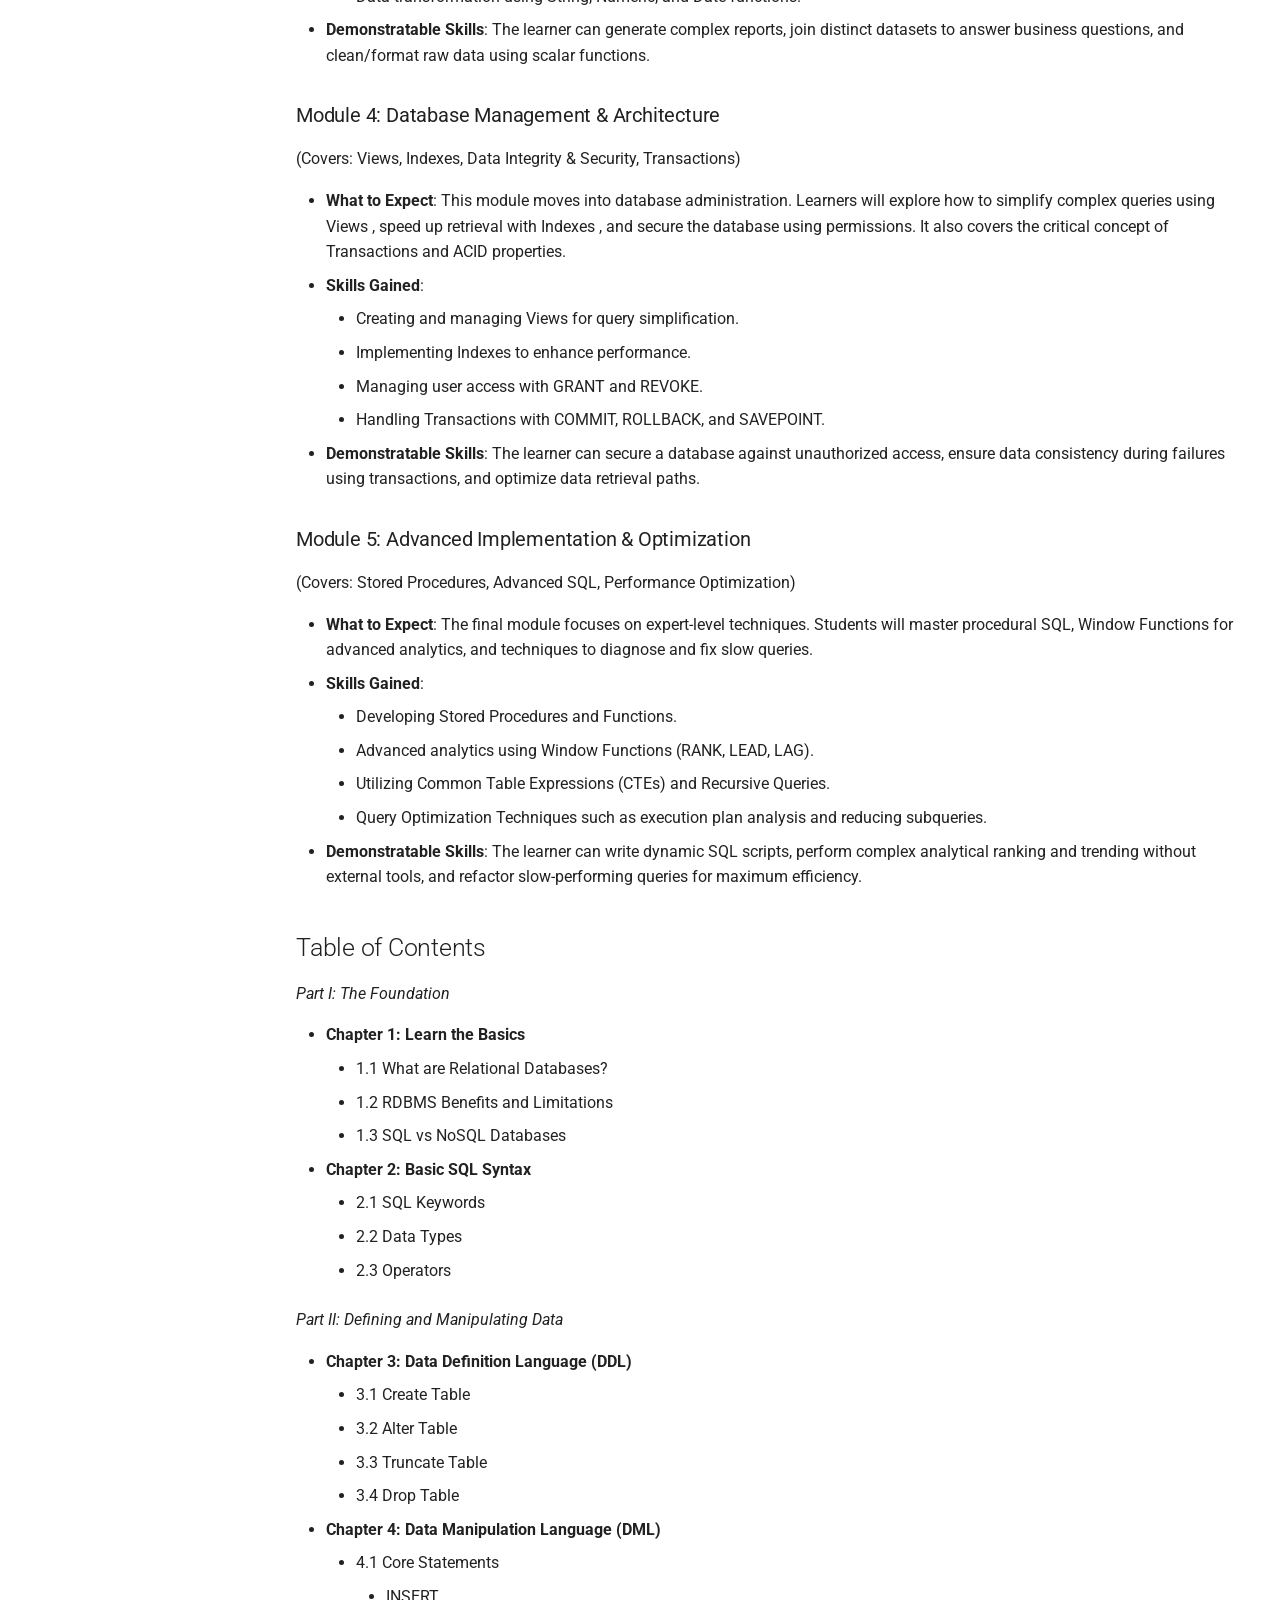
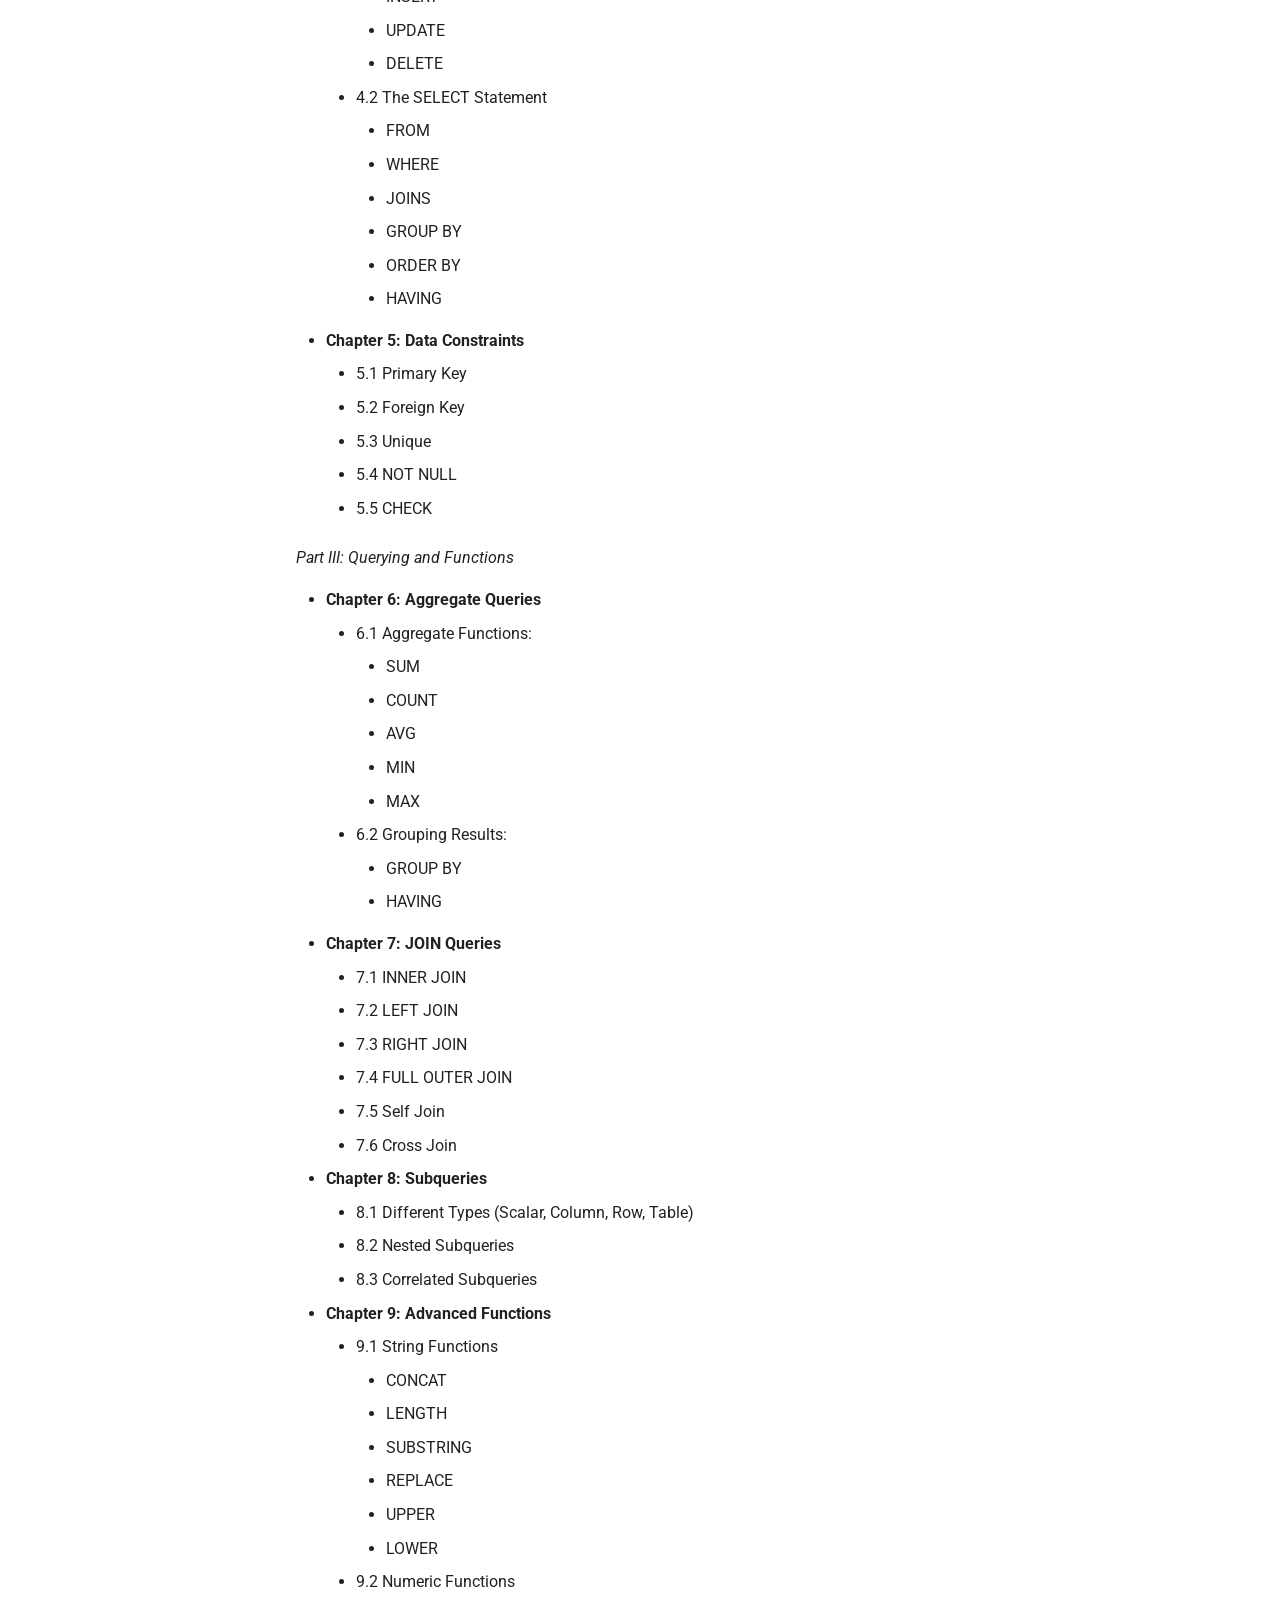
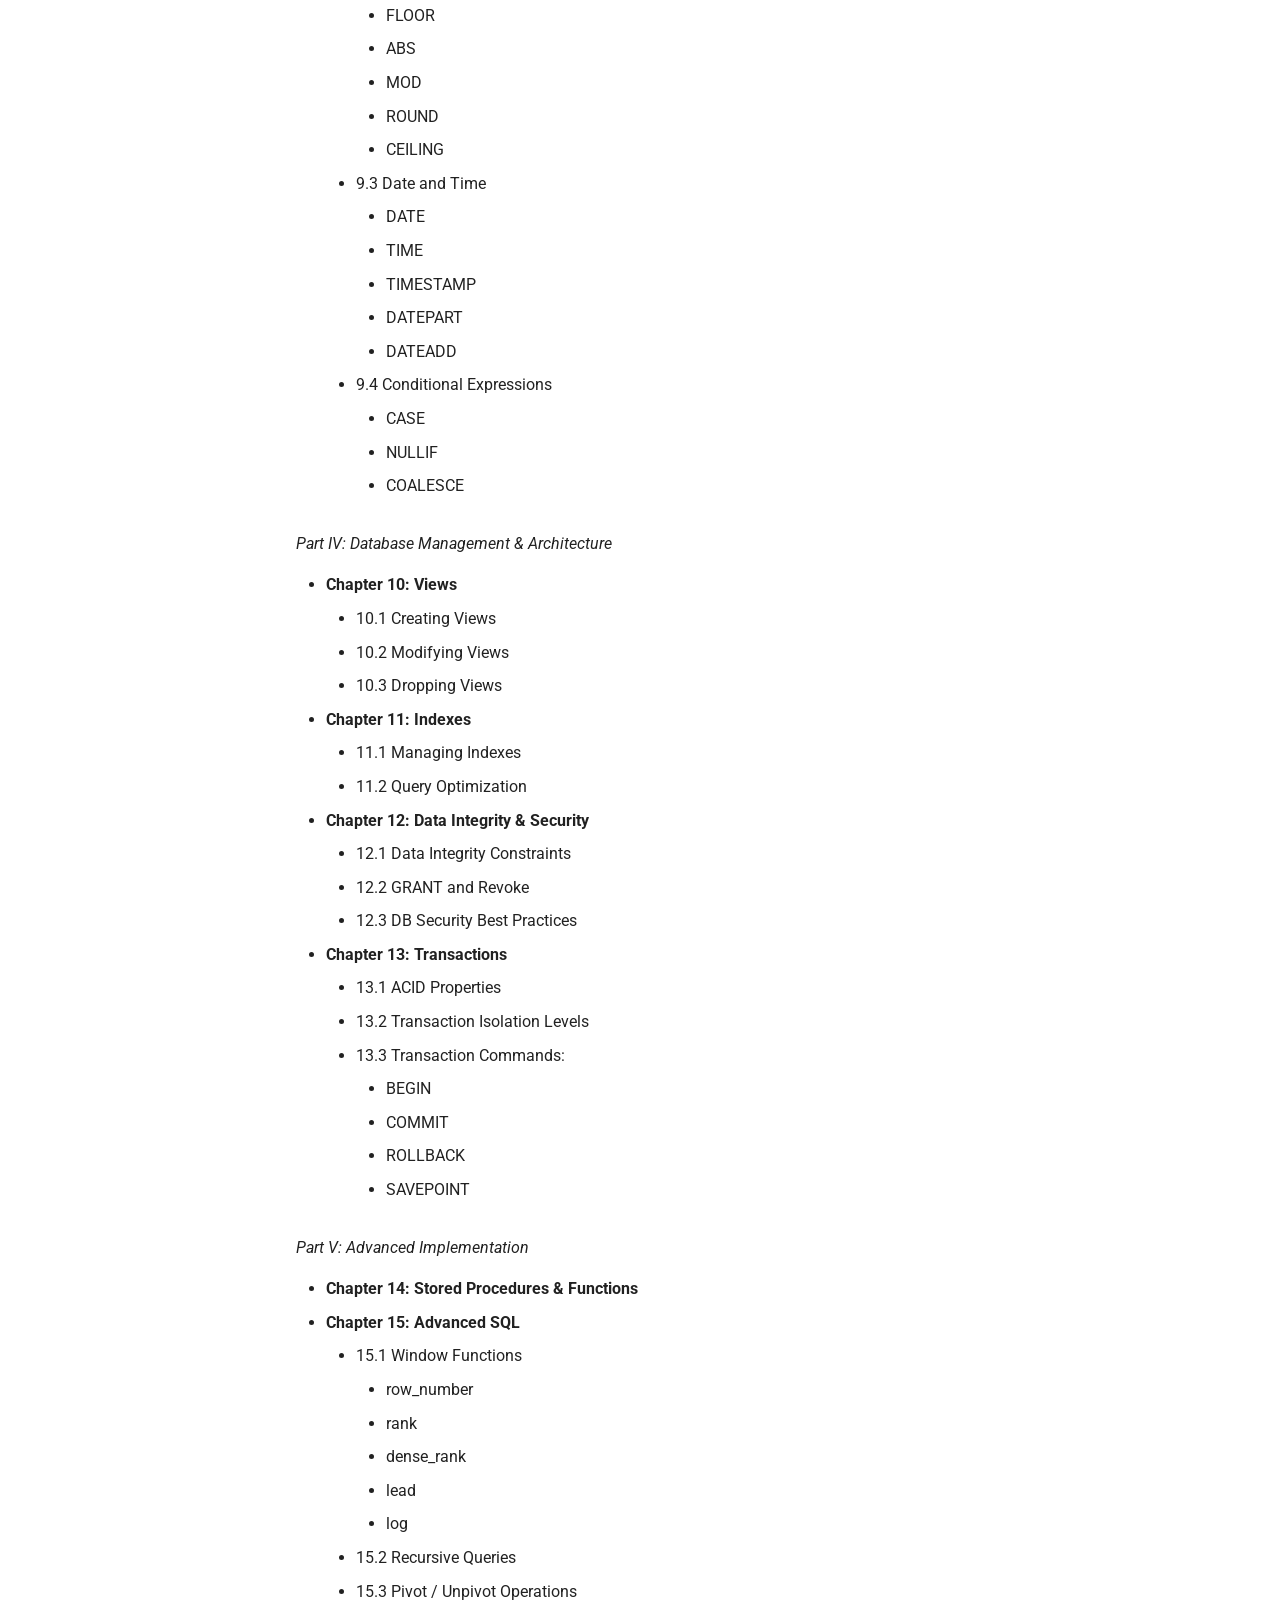
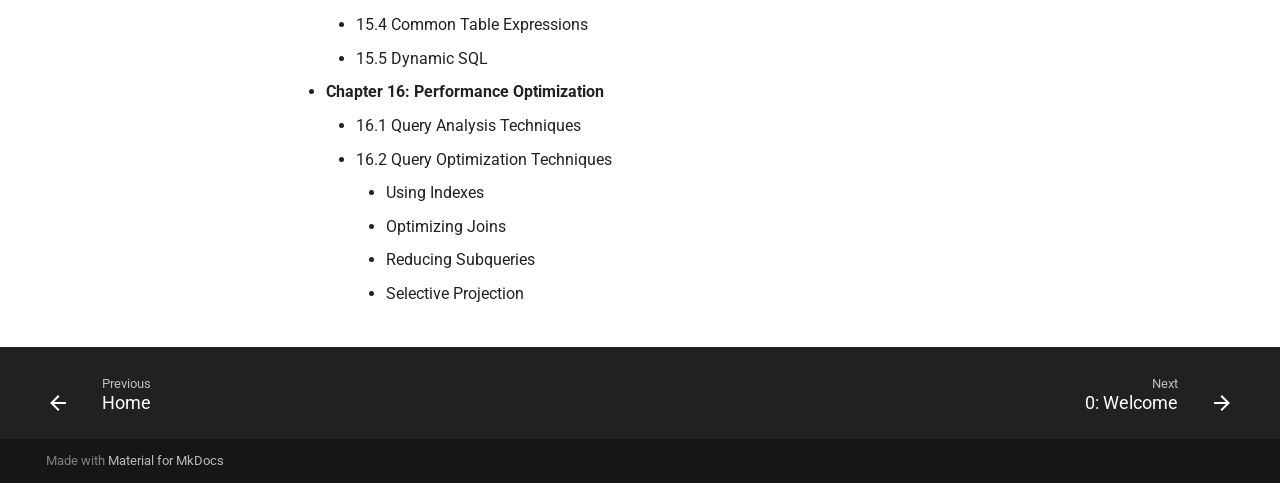
<file: databases_and_sql/index.html>
<!doctype html>
<html lang="en" class="no-js">
  <head>
    
      <meta charset="utf-8">
      <meta name="viewport" content="width=device-width,initial-scale=1">
      
      
      
        <link rel="canonical" href="https://yourusername.github.io/data-engineering-bootcamp/databases_and_sql/">
      
      
        <link rel="prev" href="..">
      
      
        <link rel="next" href="structured_query_language/0_table_of_contents/">
      
      
        
      
      
      <link rel="icon" href="../material/database">
      <meta name="generator" content="mkdocs-1.6.1, mkdocs-material-9.7.1">
    
    
      
        <title>Index - Open Data Engineering Academy</title>
      
    
    
      <link rel="stylesheet" href="../assets/stylesheets/main.484c7ddc.min.css">
      
        
        <link rel="stylesheet" href="../assets/stylesheets/palette.ab4e12ef.min.css">
      
      


    
    
      
    
    
      
        
        
        <link rel="preconnect" href="https://fonts.gstatic.com" crossorigin>
        <link rel="stylesheet" href="https://fonts.googleapis.com/css?family=Roboto:300,300i,400,400i,700,700i%7CRoboto+Mono:400,400i,700,700i&display=fallback">
        <style>:root{--md-text-font:"Roboto";--md-code-font:"Roboto Mono"}</style>
      
    
    
      <link rel="stylesheet" href="../stylesheets/extra.css">
    
    <script>__md_scope=new URL("..",location),__md_hash=e=>[...e].reduce(((e,_)=>(e<<5)-e+_.charCodeAt(0)),0),__md_get=(e,_=localStorage,t=__md_scope)=>JSON.parse(_.getItem(t.pathname+"."+e)),__md_set=(e,_,t=localStorage,a=__md_scope)=>{try{t.setItem(a.pathname+"."+e,JSON.stringify(_))}catch(e){}}</script>
    
      

    
    
  </head>
  
  
    
    
      
    
    
    
    
    <body dir="ltr" data-md-color-scheme="default" data-md-color-primary="deep-purple" data-md-color-accent="purple">
  
    
    <input class="md-toggle" data-md-toggle="drawer" type="checkbox" id="__drawer" autocomplete="off">
    <input class="md-toggle" data-md-toggle="search" type="checkbox" id="__search" autocomplete="off">
    <label class="md-overlay" for="__drawer"></label>
    <div data-md-component="skip">
      
        
        <a href="#course-layout-and-expectations" class="md-skip">
          Skip to content
        </a>
      
    </div>
    <div data-md-component="announce">
      
    </div>
    
    
      

<header class="md-header" data-md-component="header">
  <nav class="md-header__inner md-grid" aria-label="Header">
    <a href=".." title="Open Data Engineering Academy" class="md-header__button md-logo" aria-label="Open Data Engineering Academy" data-md-component="logo">
      
  <img src="../assets/odea.png" alt="logo">

    </a>
    <label class="md-header__button md-icon" for="__drawer">
      
      <svg xmlns="http://www.w3.org/2000/svg" viewBox="0 0 24 24"><path d="M3 6h18v2H3zm0 5h18v2H3zm0 5h18v2H3z"/></svg>
    </label>
    <div class="md-header__title" data-md-component="header-title">
      <div class="md-header__ellipsis">
        <div class="md-header__topic">
          <span class="md-ellipsis">
            Open Data Engineering Academy
          </span>
        </div>
        <div class="md-header__topic" data-md-component="header-topic">
          <span class="md-ellipsis">
            
              Index
            
          </span>
        </div>
      </div>
    </div>
    
      
        <form class="md-header__option" data-md-component="palette">
  
    
    
    
    <input class="md-option" data-md-color-media="" data-md-color-scheme="default" data-md-color-primary="deep-purple" data-md-color-accent="purple"  aria-label="Switch to Dark Mode"  type="radio" name="__palette" id="__palette_0">
    
      <label class="md-header__button md-icon" title="Switch to Dark Mode" for="__palette_1" hidden>
        <svg xmlns="http://www.w3.org/2000/svg" viewBox="0 0 24 24"><path d="m17.75 4.09-2.53 1.94.91 3.06-2.63-1.81-2.63 1.81.91-3.06-2.53-1.94L12.44 4l1.06-3 1.06 3zm3.5 6.91-1.64 1.25.59 1.98-1.7-1.17-1.7 1.17.59-1.98L15.75 11l2.06-.05L18.5 9l.69 1.95zm-2.28 4.95c.83-.08 1.72 1.1 1.19 1.85-.32.45-.66.87-1.08 1.27C15.17 23 8.84 23 4.94 19.07c-3.91-3.9-3.91-10.24 0-14.14.4-.4.82-.76 1.27-1.08.75-.53 1.93.36 1.85 1.19-.27 2.86.69 5.83 2.89 8.02a9.96 9.96 0 0 0 8.02 2.89m-1.64 2.02a12.08 12.08 0 0 1-7.8-3.47c-2.17-2.19-3.33-5-3.49-7.82-2.81 3.14-2.7 7.96.31 10.98 3.02 3.01 7.84 3.12 10.98.31"/></svg>
      </label>
    
  
    
    
    
    <input class="md-option" data-md-color-media="" data-md-color-scheme="slate" data-md-color-primary="deep-purple" data-md-color-accent="purple"  aria-label="Switch to Light Mode"  type="radio" name="__palette" id="__palette_1">
    
      <label class="md-header__button md-icon" title="Switch to Light Mode" for="__palette_0" hidden>
        <svg xmlns="http://www.w3.org/2000/svg" viewBox="0 0 24 24"><path d="M12 7a5 5 0 0 1 5 5 5 5 0 0 1-5 5 5 5 0 0 1-5-5 5 5 0 0 1 5-5m0 2a3 3 0 0 0-3 3 3 3 0 0 0 3 3 3 3 0 0 0 3-3 3 3 0 0 0-3-3m0-7 2.39 3.42C13.65 5.15 12.84 5 12 5s-1.65.15-2.39.42zM3.34 7l4.16-.35A7.2 7.2 0 0 0 5.94 8.5c-.44.74-.69 1.5-.83 2.29zm.02 10 1.76-3.77a7.131 7.131 0 0 0 2.38 4.14zM20.65 7l-1.77 3.79a7.02 7.02 0 0 0-2.38-4.15zm-.01 10-4.14.36c.59-.51 1.12-1.14 1.54-1.86.42-.73.69-1.5.83-2.29zM12 22l-2.41-3.44c.74.27 1.55.44 2.41.44.82 0 1.63-.17 2.37-.44z"/></svg>
      </label>
    
  
</form>
      
    
    
      <script>var palette=__md_get("__palette");if(palette&&palette.color){if("(prefers-color-scheme)"===palette.color.media){var media=matchMedia("(prefers-color-scheme: light)"),input=document.querySelector(media.matches?"[data-md-color-media='(prefers-color-scheme: light)']":"[data-md-color-media='(prefers-color-scheme: dark)']");palette.color.media=input.getAttribute("data-md-color-media"),palette.color.scheme=input.getAttribute("data-md-color-scheme"),palette.color.primary=input.getAttribute("data-md-color-primary"),palette.color.accent=input.getAttribute("data-md-color-accent")}for(var[key,value]of Object.entries(palette.color))document.body.setAttribute("data-md-color-"+key,value)}</script>
    
    
    
    
      <div class="md-header__source">
        <a href="https://github.com/mckenzie-andrew/odea" title="Go to repository" class="md-source" data-md-component="source">
  <div class="md-source__icon md-icon">
    
    <svg xmlns="http://www.w3.org/2000/svg" viewBox="0 0 448 512"><!--! Font Awesome Free 7.1.0 by @fontawesome - https://fontawesome.com License - https://fontawesome.com/license/free (Icons: CC BY 4.0, Fonts: SIL OFL 1.1, Code: MIT License) Copyright 2025 Fonticons, Inc.--><path d="M439.6 236.1 244 40.5c-5.4-5.5-12.8-8.5-20.4-8.5s-15 3-20.4 8.4L162.5 81l51.5 51.5c27.1-9.1 52.7 16.8 43.4 43.7l49.7 49.7c34.2-11.8 61.2 31 35.5 56.7-26.5 26.5-70.2-2.9-56-37.3L240.3 199v121.9c25.3 12.5 22.3 41.8 9.1 55-6.4 6.4-15.2 10.1-24.3 10.1s-17.8-3.6-24.3-10.1c-17.6-17.6-11.1-46.9 11.2-56v-123c-20.8-8.5-24.6-30.7-18.6-45L142.6 101 8.5 235.1C3 240.6 0 247.9 0 255.5s3 15 8.5 20.4l195.6 195.7c5.4 5.4 12.7 8.4 20.4 8.4s15-3 20.4-8.4l194.7-194.7c5.4-5.4 8.4-12.8 8.4-20.4s-3-15-8.4-20.4"/></svg>
  </div>
  <div class="md-source__repository">
    GitHub
  </div>
</a>
      </div>
    
  </nav>
  
</header>
    
    <div class="md-container" data-md-component="container">
      
      
  
  <nav id="quiz-progress-mobile" class="quiz-progress-mobile md-nav" aria-label="Quiz Progress" style="display: none;">
    <!-- mkdocs-quiz progress sidebar (mobile) -->
    <div class="quiz-progress-bar">
      <div class="quiz-progress-bar-incorrect" style="width: 0%"></div>
      <div class="quiz-progress-bar-correct" style="width: 0%"></div>
    </div>
    <div data-md-component="quiz-progress">
        <div class="quiz-correct-reset">
          <span class="md-ellipsis">
            <span data-quiz-translate="Answered:">Answered:</span> <span class="quiz-progress-answered">0</span> / <span class="quiz-progress-total">0</span>
          </span>
          <span class="md-ellipsis">
            <span data-quiz-translate="Correct:">Correct:</span> <span class="quiz-progress-score">0</span> / <span class="quiz-progress-score-total">0</span>
          </span>
          <a href="#" class="quiz-reset-all-link" style="color: var(--md-primary-fg-color); text-decoration: none;">
            <span data-quiz-translate="Reset">Reset</span>
          </a>
        </div>
    </div>
  </nav>

  
  
        
          
            
<nav class="md-tabs" aria-label="Tabs" data-md-component="tabs">
  <div class="md-grid">
    <ul class="md-tabs__list">
      
        
  
  
  
  
    <li class="md-tabs__item">
      <a href=".." class="md-tabs__link">
        
  
  
    
  
  Home

      </a>
    </li>
  

      
        
  
  
  
    
  
  
    
    
      <li class="md-tabs__item md-tabs__item--active">
        <a href="./" class="md-tabs__link">
          
  
  
    
  
  Databases and SQL

        </a>
      </li>
    
  

      
    </ul>
  </div>
</nav>
          
        
      

      <main class="md-main" data-md-component="main">
        <div class="md-main__inner md-grid">
          
  
  
            
              
              <div class="md-sidebar md-sidebar--primary" data-md-component="sidebar" data-md-type="navigation" >
                <div class="md-sidebar__scrollwrap">
                  <div class="md-sidebar__inner">
                    


  


  

<nav class="md-nav md-nav--primary md-nav--lifted md-nav--integrated" aria-label="Navigation" data-md-level="0">
  <label class="md-nav__title" for="__drawer">
    <a href=".." title="Open Data Engineering Academy" class="md-nav__button md-logo" aria-label="Open Data Engineering Academy" data-md-component="logo">
      
  <img src="../assets/odea.png" alt="logo">

    </a>
    Open Data Engineering Academy
  </label>
  
    <div class="md-nav__source">
      <a href="https://github.com/mckenzie-andrew/odea" title="Go to repository" class="md-source" data-md-component="source">
  <div class="md-source__icon md-icon">
    
    <svg xmlns="http://www.w3.org/2000/svg" viewBox="0 0 448 512"><!--! Font Awesome Free 7.1.0 by @fontawesome - https://fontawesome.com License - https://fontawesome.com/license/free (Icons: CC BY 4.0, Fonts: SIL OFL 1.1, Code: MIT License) Copyright 2025 Fonticons, Inc.--><path d="M439.6 236.1 244 40.5c-5.4-5.5-12.8-8.5-20.4-8.5s-15 3-20.4 8.4L162.5 81l51.5 51.5c27.1-9.1 52.7 16.8 43.4 43.7l49.7 49.7c34.2-11.8 61.2 31 35.5 56.7-26.5 26.5-70.2-2.9-56-37.3L240.3 199v121.9c25.3 12.5 22.3 41.8 9.1 55-6.4 6.4-15.2 10.1-24.3 10.1s-17.8-3.6-24.3-10.1c-17.6-17.6-11.1-46.9 11.2-56v-123c-20.8-8.5-24.6-30.7-18.6-45L142.6 101 8.5 235.1C3 240.6 0 247.9 0 255.5s3 15 8.5 20.4l195.6 195.7c5.4 5.4 12.7 8.4 20.4 8.4s15-3 20.4-8.4l194.7-194.7c5.4-5.4 8.4-12.8 8.4-20.4s-3-15-8.4-20.4"/></svg>
  </div>
  <div class="md-source__repository">
    GitHub
  </div>
</a>
    </div>
  
  <ul class="md-nav__list" data-md-scrollfix>
    
      
      
  
  
  
  
    <li class="md-nav__item">
      <a href=".." class="md-nav__link">
        
  
  
  <span class="md-ellipsis">
    
  
    Home
  

    
  </span>
  
  

      </a>
    </li>
  

    
      
      
  
  
    
  
  
  
    
    
      
        
          
        
      
        
      
        
      
    
    
    
      
        
        
      
      
    
    
    <li class="md-nav__item md-nav__item--active md-nav__item--section md-nav__item--nested">
      
        
        
        <input class="md-nav__toggle md-toggle " type="checkbox" id="__nav_2" checked>
        
          
          <div class="md-nav__link md-nav__container">
            <a href="./" class="md-nav__link md-nav__link--active">
              
  
  
  <span class="md-ellipsis">
    
  
    Databases and SQL
  

    
  </span>
  
  

            </a>
            
              
              <label class="md-nav__link md-nav__link--active" for="__nav_2" id="__nav_2_label" tabindex="">
                <span class="md-nav__icon md-icon"></span>
              </label>
            
          </div>
        
        <nav class="md-nav" data-md-level="1" aria-labelledby="__nav_2_label" aria-expanded="true">
          <label class="md-nav__title" for="__nav_2">
            <span class="md-nav__icon md-icon"></span>
            
  
    Databases and SQL
  

          </label>
          <ul class="md-nav__list" data-md-scrollfix>
            
              
            
              
                
  
  
  
  
    
    
      
        
      
        
      
        
      
        
      
        
      
        
      
        
      
        
      
        
      
        
      
    
    
    
      
      
    
    
    <li class="md-nav__item md-nav__item--nested">
      
        
        
        <input class="md-nav__toggle md-toggle " type="checkbox" id="__nav_2_2" >
        
          
          <label class="md-nav__link" for="__nav_2_2" id="__nav_2_2_label" tabindex="0">
            
  
  
  <span class="md-ellipsis">
    
  
    Structured Query Language
  

    
  </span>
  
  

            <span class="md-nav__icon md-icon"></span>
          </label>
        
        <nav class="md-nav" data-md-level="2" aria-labelledby="__nav_2_2_label" aria-expanded="false">
          <label class="md-nav__title" for="__nav_2_2">
            <span class="md-nav__icon md-icon"></span>
            
  
    Structured Query Language
  

          </label>
          <ul class="md-nav__list" data-md-scrollfix>
            
              
                
  
  
  
  
    <li class="md-nav__item">
      <a href="structured_query_language/0_table_of_contents/" class="md-nav__link">
        
  
  
  <span class="md-ellipsis">
    
  
    0: Welcome
  

    
  </span>
  
  

      </a>
    </li>
  

              
            
              
                
  
  
  
  
    <li class="md-nav__item">
      <a href="structured_query_language/1_learn_the_basics/" class="md-nav__link">
        
  
  
  <span class="md-ellipsis">
    
  
    1: Learn the Basics
  

    
  </span>
  
  

      </a>
    </li>
  

              
            
              
                
  
  
  
  
    <li class="md-nav__item">
      <a href="structured_query_language/2_basic_sql_syntax/" class="md-nav__link">
        
  
  
  <span class="md-ellipsis">
    
  
    2: Basic SQL Syntax
  

    
  </span>
  
  

      </a>
    </li>
  

              
            
              
                
  
  
  
  
    <li class="md-nav__item">
      <a href="structured_query_language/3_data_definition_language/" class="md-nav__link">
        
  
  
  <span class="md-ellipsis">
    
  
    3: Data Definition Language (DDL)
  

    
  </span>
  
  

      </a>
    </li>
  

              
            
              
                
  
  
  
  
    <li class="md-nav__item">
      <a href="structured_query_language/4_data_manipulation_language/" class="md-nav__link">
        
  
  
  <span class="md-ellipsis">
    
  
    4: Data Manipulation Language (DML)
  

    
  </span>
  
  

      </a>
    </li>
  

              
            
              
                
  
  
  
  
    <li class="md-nav__item">
      <a href="structured_query_language/5_data_constraints/" class="md-nav__link">
        
  
  
  <span class="md-ellipsis">
    
  
    5: Data Constraints
  

    
  </span>
  
  

      </a>
    </li>
  

              
            
              
                
  
  
  
  
    <li class="md-nav__item">
      <a href="structured_query_language/6_aggregate_functions/" class="md-nav__link">
        
  
  
  <span class="md-ellipsis">
    
  
    6: Aggregate Functions
  

    
  </span>
  
  

      </a>
    </li>
  

              
            
              
                
  
  
  
  
    <li class="md-nav__item">
      <a href="structured_query_language/7_join_queries/" class="md-nav__link">
        
  
  
  <span class="md-ellipsis">
    
  
    7: JOIN Queries
  

    
  </span>
  
  

      </a>
    </li>
  

              
            
              
                
  
  
  
  
    <li class="md-nav__item">
      <a href="structured_query_language/8_subqueries/" class="md-nav__link">
        
  
  
  <span class="md-ellipsis">
    
  
    8: Subqueries
  

    
  </span>
  
  

      </a>
    </li>
  

              
            
              
                
  
  
  
  
    <li class="md-nav__item">
      <a href="structured_query_language/9_advanced_functions/" class="md-nav__link">
        
  
  
  <span class="md-ellipsis">
    
  
    9: Advanced Functions
  

    
  </span>
  
  

      </a>
    </li>
  

              
            
          </ul>
        </nav>
      
    </li>
  

              
            
              
                
  
  
  
  
    
    
      
        
      
    
    
    
      
      
    
    
    <li class="md-nav__item md-nav__item--nested">
      
        
        
        <input class="md-nav__toggle md-toggle " type="checkbox" id="__nav_2_3" >
        
          
          <label class="md-nav__link" for="__nav_2_3" id="__nav_2_3_label" tabindex="0">
            
  
  
  <span class="md-ellipsis">
    
  
    Set Theory
  

    
  </span>
  
  

            <span class="md-nav__icon md-icon"></span>
          </label>
        
        <nav class="md-nav" data-md-level="2" aria-labelledby="__nav_2_3_label" aria-expanded="false">
          <label class="md-nav__title" for="__nav_2_3">
            <span class="md-nav__icon md-icon"></span>
            
  
    Set Theory
  

          </label>
          <ul class="md-nav__list" data-md-scrollfix>
            
              
                
  
  
  
  
    <li class="md-nav__item">
      <a href="set_theory/0_table_of_contents/" class="md-nav__link">
        
  
  
  <span class="md-ellipsis">
    
  
    0: Welcome
  

    
  </span>
  
  

      </a>
    </li>
  

              
            
          </ul>
        </nav>
      
    </li>
  

              
            
          </ul>
        </nav>
      
    </li>
  

    
  </ul>
</nav>
                  </div>
                </div>
              </div>
            
            
          

  
  <div id="quiz-progress-sidebar" aria-label="Quiz Progress" style="display: none;">
    <!-- mkdocs-quiz progress sidebar (desktop) -->
    <label class="md-nav__title">
      <span class="md-nav__icon md-icon"></span>
      <span data-quiz-translate="Quiz Progress">Quiz Progress</span>
    </label>
    <ul class="md-nav__list" data-md-component="quiz-progress">
      <li class="md-nav__item">
        <div class="md-nav__link">
          <span class="md-ellipsis">
            <span data-quiz-translate="Answered:">Answered:</span> <span class="quiz-progress-answered">0</span> / <span class="quiz-progress-total">0</span> (<span class="quiz-progress-answered-percentage">0%</span>)
          </span>
        </div>
      </li>
      <li class="md-nav__item">
        <div class="md-nav__link">
          <div class="quiz-progress-bar">
            <div class="quiz-progress-bar-incorrect" style="width: 0%"></div>
            <div class="quiz-progress-bar-correct" style="width: 0%"></div>
          </div>
        </div>
      </li>
      <li class="md-nav__item">
        <div class="md-nav__link quiz-correct-reset">
          <span class="md-ellipsis">
            <span data-quiz-translate="Correct:">Correct:</span> <span class="quiz-progress-score">0</span> / <span class="quiz-progress-score-total">0</span> (<span class="quiz-progress-score-percentage">0%</span>)
          </span>
          <a href="#" class="quiz-reset-all-link" style="color: var(--md-primary-fg-color); text-decoration: none;">
            <span data-quiz-translate="Reset">Reset</span>
          </a>
        </div>
      </li>
    </ul>
  </div>

          
            <div class="md-content" data-md-component="content">
              
              <article class="md-content__inner md-typeset">
                
                  


  
  


  <h1>Index</h1>

<p><strong>Course Goal</strong>: This curriculum is designed to take students from the conceptual foundations of Relational Database Management Systems (RDBMS) to advanced query optimization and database administration. By following the roadmap from basic syntax to complex window functions and performance tuning, learners will acquire the full spectrum of skills required to architect, manage, and analyze data efficiently.</p>
<h2 id="course-layout-and-expectations">Course Layout and Expectations</h2>
<h3 id="module-1-the-foundation">Module 1: The Foundation</h3>
<p>(Covers: Learn the Basics, Basic SQL Syntax)</p>
<ul>
<li><strong>What to Expect</strong>: This introductory module establishes the theoretical framework of databases. Students will explore the differences between SQL and NoSQL and learn the core benefits and limitations of RDBMS. The focus then shifts to the grammar of the language, covering essential keywords and data types.</li>
<li><strong>Skills Gained:</strong><ul>
<li>Conceptual understanding of Relational Databases.</li>
<li>Proficiency with SQL Keywords and Data Types.</li>
<li>Ability to use standard Operators.</li>
</ul>
</li>
<li><strong>Demonstratable Skills</strong>: The learner can explain when to use a relational database versus a NoSQL solution and can write syntactically correct, basic SQL statements.</li>
</ul>
<h3 id="module-2-defining-and-manipulating-data">Module 2: Defining and Manipulating Data</h3>
<p>(Covers: DDL, DML, Data Constraints)</p>
<ul>
<li><strong>What to Expect</strong>: Students will transition from theory to action by learning how to build the database structure and populate it. This includes Data Definition Language (DDL) for creating and modifying tables and Data Manipulation Language (DML) for managing the data within them.</li>
<li><strong>Skills Gained</strong>:<ul>
<li>Schema creation using CREATE, ALTER, and DROP.</li>
<li>Data lifecycle management using INSERT, UPDATE, and DELETE.</li>
<li>Enforcing data quality via constraints like Primary Keys, Foreign Keys, and NOT NULL.</li>
</ul>
</li>
<li><strong>Demonstratable Skills</strong>: The learner can design a table schema with appropriate constraints to ensure data integrity and perform full CRUD (Create, Read, Update, Delete) operations.</li>
</ul>
<h3 id="module-3-querying-and-functions">Module 3: Querying and Functions</h3>
<p>(Covers: Aggregate Queries, Joins, Subqueries, Advanced Functions)</p>
<ul>
<li><strong>What to Expect</strong>: This is the core of data analysis. Students will learn to extract meaningful insights by grouping data, combining multiple tables, and applying complex logic. The module covers everything from basic aggregations to intricate JOIN operations and nested subqueries.</li>
<li><strong>Skills Gained</strong>:<ul>
<li>Summarizing data with SUM, COUNT, AVG, and GROUP BY.</li>
<li>Retrieving data from multiple sources using INNER, LEFT, RIGHT, and FULL OUTER joins.</li>
<li>Writing Nested and Correlated Subqueries.</li>
<li>Data transformation using String, Numeric, and Date functions.</li>
</ul>
</li>
<li><strong>Demonstratable Skills</strong>: The learner can generate complex reports, join distinct datasets to answer business questions, and clean/format raw data using scalar functions.</li>
</ul>
<h3 id="module-4-database-management-architecture">Module 4: Database Management &amp; Architecture</h3>
<p>(Covers: Views, Indexes, Data Integrity &amp; Security, Transactions)</p>
<ul>
<li><strong>What to Expect</strong>: This module moves into database administration. Learners will explore how to simplify complex queries using Views , speed up retrieval with Indexes , and secure the database using permissions. It also covers the critical concept of Transactions and ACID properties.</li>
<li><strong>Skills Gained</strong>:<ul>
<li>Creating and managing Views for query simplification.</li>
<li>Implementing Indexes to enhance performance.</li>
<li>Managing user access with GRANT and REVOKE.</li>
<li>Handling Transactions with COMMIT, ROLLBACK, and SAVEPOINT.</li>
</ul>
</li>
<li><strong>Demonstratable Skills</strong>: The learner can secure a database against unauthorized access, ensure data consistency during failures using transactions, and optimize data retrieval paths.</li>
</ul>
<h3 id="module-5-advanced-implementation-optimization">Module 5: Advanced Implementation &amp; Optimization</h3>
<p>(Covers: Stored Procedures, Advanced SQL, Performance Optimization)</p>
<ul>
<li><strong>What to Expect</strong>: The final module focuses on expert-level techniques. Students will master procedural SQL, Window Functions for advanced analytics, and techniques to diagnose and fix slow queries.</li>
<li><strong>Skills Gained</strong>:<ul>
<li>Developing Stored Procedures and Functions.</li>
<li>Advanced analytics using Window Functions (RANK, LEAD, LAG).</li>
<li>Utilizing Common Table Expressions (CTEs) and Recursive Queries.</li>
<li>Query Optimization Techniques such as execution plan analysis and reducing subqueries.</li>
</ul>
</li>
<li><strong>Demonstratable Skills</strong>: The learner can write dynamic SQL scripts, perform complex analytical ranking and trending without external tools, and refactor slow-performing queries for maximum efficiency.</li>
</ul>
<h2 id="table-of-contents">Table of Contents</h2>
<p><em>Part I: The Foundation</em></p>
<ul>
<li><strong>Chapter 1: Learn the Basics</strong> <ul>
<li>1.1 What are Relational Databases? </li>
<li>1.2 RDBMS Benefits and Limitations </li>
<li>1.3 SQL vs NoSQL Databases </li>
</ul>
</li>
<li><strong>Chapter 2: Basic SQL Syntax</strong><ul>
<li>2.1 SQL Keywords</li>
<li>2.2 Data Types</li>
<li>2.3 Operators </li>
</ul>
</li>
</ul>
<p><em>Part II: Defining and Manipulating Data</em></p>
<ul>
<li><strong>Chapter 3: Data Definition Language (DDL)</strong> <ul>
<li>3.1 Create Table </li>
<li>3.2 Alter Table </li>
<li>3.3 Truncate Table </li>
<li>3.4 Drop Table </li>
</ul>
</li>
<li><strong>Chapter 4: Data Manipulation Language (DML)</strong><ul>
<li>4.1 Core Statements<ul>
<li>INSERT</li>
<li>UPDATE</li>
<li>DELETE </li>
</ul>
</li>
<li>4.2 The SELECT Statement <ul>
<li>FROM </li>
<li>WHERE</li>
<li>JOINS</li>
<li>GROUP BY</li>
<li>ORDER BY</li>
<li>HAVING </li>
</ul>
</li>
</ul>
</li>
<li><strong>Chapter 5: Data Constraints</strong><ul>
<li>5.1 Primary Key</li>
<li>5.2 Foreign Key </li>
<li>5.3 Unique </li>
<li>5.4 NOT NULL </li>
<li>5.5 CHECK </li>
</ul>
</li>
</ul>
<p><em>Part III: Querying and Functions</em></p>
<ul>
<li><strong>Chapter 6: Aggregate Queries</strong><ul>
<li>6.1 Aggregate Functions:<ul>
<li>SUM </li>
<li>COUNT </li>
<li>AVG </li>
<li>MIN </li>
<li>MAX </li>
</ul>
</li>
<li>6.2 Grouping Results:<ul>
<li>GROUP BY </li>
<li>HAVING</li>
</ul>
</li>
</ul>
</li>
<li><strong>Chapter 7: JOIN Queries</strong><ul>
<li>7.1 INNER JOIN </li>
<li>7.2 LEFT JOIN </li>
<li>7.3 RIGHT JOIN </li>
<li>7.4 FULL OUTER JOIN </li>
<li>7.5 Self Join </li>
<li>7.6 Cross Join </li>
</ul>
</li>
<li><strong>Chapter 8: Subqueries</strong><ul>
<li>8.1 Different Types (Scalar, Column, Row, Table) </li>
<li>8.2 Nested Subqueries </li>
<li>8.3 Correlated Subqueries </li>
</ul>
</li>
<li><strong>Chapter 9: Advanced Functions</strong><ul>
<li>9.1 String Functions<ul>
<li>CONCAT</li>
<li>LENGTH </li>
<li>SUBSTRING </li>
<li>REPLACE </li>
<li>UPPER </li>
<li>LOWER </li>
</ul>
</li>
<li>9.2 Numeric Functions <ul>
<li>FLOOR </li>
<li>ABS </li>
<li>MOD </li>
<li>ROUND </li>
<li>CEILING </li>
</ul>
</li>
<li>9.3 Date and Time <ul>
<li>DATE </li>
<li>TIME </li>
<li>TIMESTAMP </li>
<li>DATEPART </li>
<li>DATEADD </li>
</ul>
</li>
<li>9.4 Conditional Expressions <ul>
<li>CASE </li>
<li>NULLIF </li>
<li>COALESCE </li>
</ul>
</li>
</ul>
</li>
</ul>
<p><em>Part IV: Database Management &amp; Architecture</em></p>
<ul>
<li><strong>Chapter 10: Views</strong><ul>
<li>10.1 Creating Views </li>
<li>10.2 Modifying Views </li>
<li>10.3 Dropping Views </li>
</ul>
</li>
<li><strong>Chapter 11: Indexes</strong><ul>
<li>11.1 Managing Indexes </li>
<li>11.2 Query Optimization </li>
</ul>
</li>
<li><strong>Chapter 12: Data Integrity &amp; Security</strong><ul>
<li>12.1 Data Integrity Constraints </li>
<li>12.2 GRANT and Revoke </li>
<li>12.3 DB Security Best Practices </li>
</ul>
</li>
<li><strong>Chapter 13: Transactions</strong><ul>
<li>13.1 ACID Properties </li>
<li>13.2 Transaction Isolation Levels </li>
<li>13.3 Transaction Commands:<ul>
<li>BEGIN</li>
<li>COMMIT</li>
<li>ROLLBACK</li>
<li>SAVEPOINT </li>
</ul>
</li>
</ul>
</li>
</ul>
<p><em>Part V: Advanced Implementation</em></p>
<ul>
<li><strong>Chapter 14: Stored Procedures &amp; Functions</strong></li>
<li><strong>Chapter 15: Advanced SQL</strong><ul>
<li>15.1 Window Functions<ul>
<li>row_number </li>
<li>rank </li>
<li>dense_rank </li>
<li>lead </li>
<li>log </li>
</ul>
</li>
<li>15.2 Recursive Queries </li>
<li>15.3 Pivot / Unpivot Operations </li>
<li>15.4 Common Table Expressions </li>
<li>15.5 Dynamic SQL </li>
</ul>
</li>
<li><strong>Chapter 16: Performance Optimization</strong><ul>
<li>16.1 Query Analysis Techniques </li>
<li>16.2 Query Optimization Techniques <ul>
<li>Using Indexes </li>
<li>Optimizing Joins </li>
<li>Reducing Subqueries </li>
<li>Selective Projection</li>
</ul>
</li>
</ul>
</li>
</ul><style type="text/css">.quiz {
  border: 1px solid black;
  padding: 1rem;
  margin: 1rem 0;
  position: relative;
}
/* Set margin-top of first quiz child (skip the header link) */
.quiz > .quiz-question:first-of-type {
  margin-top: 0;
}
/* Remove top margin from first element inside quiz-question */
.quiz-question > *:first-child {
  margin-top: 0;
}
.hidden {
  display: none;
}

form button {
  background-color: var(--md-primary-fg-color);
  border: none;
  color: var(--md-primary-bg-color);
  padding: 0.5rem 1rem;
  text-align: center;
  text-decoration: none;
  display: inline-block;
  font-size: 0.8rem;
  cursor: pointer;
  transition:
    opacity 0.2s,
    background-color 0.2s;
}

form button:hover:not(:disabled) {
  opacity: 0.9;
}

form button:disabled {
  background-color: var(--md-default-fg-color--lighter, #ccc);
  color: var(--md-default-fg-color--light, #666);
  cursor: not-allowed;
  opacity: 0.6;
}

.wrong label,
.wrong label * {
  color: #dc3545;
}
.correct label,
.correct label * {
  color: #198754;
}

fieldset {
  border: none;
  display: flex;
  flex-direction: column;
}
fieldset input {
  margin: 0 10px;
}
fieldset label {
  margin: 0 10px;
}

input[type="radio"].correct {
  accent-color: #198754;
}
input[type="radio"].wrong {
  accent-color: #dc3545;
}
.content {
  margin: 10px;
}

/* Quiz feedback message */
.quiz-feedback {
  padding: 0.75rem;
  margin: 0.5rem 0;
  border-radius: 4px;
  font-weight: 500;
}

.quiz-feedback.correct {
  background-color: #d1e7dd;
  border: 1px solid #a3cfbb;
  color: #198754;
}

.quiz-feedback.incorrect {
  background-color: #f8d7da;
  border: 1px solid #f1aeb5;
  color: #dc3545;
}

[data-md-color-scheme="slate"] .quiz-feedback.correct {
  background-color: #051b11;
  border: 1px solid #0f5132;
}

[data-md-color-scheme="slate"] .quiz-feedback.incorrect {
  background-color: #2c0b0e;
  border: 1px solid #842029;
}

/* Quiz header link styling - positioned in top right corner */
.quiz-header-link {
  position: absolute;
  top: 0.5rem;
  right: 0.5rem;
  opacity: 0;
  font-size: 1rem;
  text-decoration: none;
  color: var(--md-default-fg-color--light, #888);
  transition: opacity 0.2s;
  padding: 0.25rem 0.5rem;
}
.quiz:hover .quiz-header-link {
  opacity: 1;
}

/* Quiz number header styling */
.quiz-number {
  margin-top: 0 !important;
  margin-bottom: 0.5rem;
  font-weight: bold;
}

/* Quiz Progress Sidebar - Progress bar styling */
/* Most styling comes from Material's .md-nav classes */
#quiz-progress-sidebar {
  margin-top: 1.5rem;
}
/* if config progress_sidebar_position is top, need top padding instead of bottom */
.md-nav--secondary > #quiz-progress-sidebar:first-child {
  margin-top: 0;
  margin-bottom: 1.5rem;
}
@media screen and (min-width: 59.9375em) {
  #quiz-progress-sidebar .md-nav__list {
    border-left: 3px solid var(--md-default-fg-color--lightest);
  }
}

.quiz-progress-bar {
  width: 100%;
  height: 6px;
  background: var(--md-default-fg-color--lightest, rgba(0, 0, 0, 0.07));
  border-radius: 3px;
  overflow: hidden;
  margin: 0.2rem 0;
  display: flex;
}

.quiz-progress-bar-incorrect {
  height: 100%;
  background: rgba(244, 67, 54, 0.8);
  transition: width 0.3s ease;
}

.quiz-progress-bar-correct {
  height: 100%;
  background: #4caf50;
  transition: width 0.3s ease;
}

.quiz-correct-reset {
  display: flex;
  justify-content: space-between;
}

/* Mobile Quiz Progress Tracker */
/* Shows under navbar on mobile, hidden on desktop */
.quiz-progress-mobile {
  display: none; /* Hidden by default on desktop */
  background-color: var(--md-default-bg-color);
  border-bottom: 1px solid var(--md-default-fg-color--lightest, rgba(0, 0, 0, 0.07));
  padding: 0.8rem;
  margin: 0;
  width: 100%;
  box-sizing: border-box;
  position: sticky;
  top: 48px;
  z-index: 3; /* Below Material header (z-index: 4) but above page content */
}

/* Show mobile tracker only on small screens (mobile/tablet) */
/* Material breakpoint: up to 76.1875em (1219px) */
@media screen and (max-width: 76.1875em) {
  .quiz-progress-mobile {
    display: block;
  }
}

/* Mobile tracker styling adjustments */
.quiz-progress-mobile .md-nav__list {
  padding: 0;
  margin: 0;
  max-width: 61rem;
  margin-left: auto;
  margin-right: auto;
  padding-left: 0.8rem;
  padding-right: 0.8rem;
}

.quiz-progress-mobile .md-nav__item {
  margin: 0.3rem 0;
}

.quiz-progress-mobile .md-nav__link {
  padding: 0.2rem 0;
  font-size: 0.7rem;
  display: flex;
  align-items: center;
  justify-content: space-between;
}

.quiz-progress-mobile .quiz-progress-bar {
  margin: 0.3rem 0;
}

.quiz-progress-mobile .md-ellipsis {
  flex: 1;
}

/* Quiz Intro */
.quiz-intro {
  margin: 1rem 0;
}

.quiz-intro p {
  margin: 0 0 0.5rem 0;
}

/* Quiz Results End Screen */
.quiz-results {
  border: 1px solid black;
  padding: 1.5rem;
  margin: 2rem 0;
  background-color: var(--md-default-bg-color);
  transition: all 0.3s ease;
}

/* Progress state - subtle styling */
.quiz-results-progress {
  text-align: center;
  color: var(--md-default-fg-color--light);
}

.quiz-results-progress h3 {
  margin-top: 0;
  font-size: 1.2rem;
  font-weight: 500;
  color: var(--md-default-fg-color);
}

.quiz-results-stats,
.quiz-results-correct-stats {
  font-size: 0.95rem;
  margin: 0.5rem 0;
}

.quiz-results-answered,
.quiz-results-correct,
.quiz-results-total,
.quiz-results-percentage {
  font-weight: 600;
  color: var(--md-default-fg-color);
}

/* Complete state - bold and prominent styling */
.quiz-results-complete {
  text-align: center;
  padding: 2rem 0;
}

.quiz-results-complete.hidden {
  display: none;
}

.quiz-results-title {
  font-size: 2rem;
  font-weight: 700;
  margin: 0 0 1.5rem 0;
  color: var(--md-default-fg-color);
}

.quiz-results-score-display {
  margin: 1.5rem 0;
}

.quiz-results-score-value {
  font-size: 4rem;
  font-weight: 800;
  line-height: 1;
  display: inline-block;
  padding: 0.5rem 1rem;
  border-radius: 12px;
  transition: all 0.3s ease;
}

/* Score color coding */
.quiz-results-score-excellent {
  color: #198754;
  background-color: rgba(25, 135, 84, 0.1);
}

.quiz-results-score-good {
  color: #28a745;
  background-color: rgba(40, 167, 69, 0.1);
}

.quiz-results-score-average {
  color: #ffc107;
  background-color: rgba(255, 193, 7, 0.1);
}

.quiz-results-score-poor {
  color: #fd7e14;
  background-color: rgba(253, 126, 20, 0.1);
}

.quiz-results-score-fail {
  color: #dc3545;
  background-color: rgba(220, 53, 69, 0.1);
}

.quiz-results-message {
  font-size: 1.3rem;
  font-weight: 500;
  margin: 1rem 0 2rem 0;
  color: var(--md-default-fg-color);
}

/* Dark mode adjustments */
[data-md-color-scheme="slate"] .quiz-results-score-excellent {
  color: #4caf50;
  background-color: rgba(76, 175, 80, 0.15);
}

[data-md-color-scheme="slate"] .quiz-results-score-good {
  color: #66bb6a;
  background-color: rgba(102, 187, 106, 0.15);
}

[data-md-color-scheme="slate"] .quiz-results-score-average {
  color: #ffeb3b;
  background-color: rgba(255, 235, 59, 0.15);
}

[data-md-color-scheme="slate"] .quiz-results-score-poor {
  color: #ff9800;
  background-color: rgba(255, 152, 0, 0.15);
}

[data-md-color-scheme="slate"] .quiz-results-score-fail {
  color: #f44336;
  background-color: rgba(244, 67, 54, 0.15);
}
</style><script type="text/javascript">var JSConfetti=function(){"use strict";function t(t,e){if(!(t instanceof e))throw new TypeError("Cannot call a class as a function")}function e(t,e){for(var i=0;i<e.length;i++){var n=e[i];n.enumerable=n.enumerable||!1,n.configurable=!0,"value"in n&&(n.writable=!0),Object.defineProperty(t,n.key,n)}}function i(t,i,n){return i&&e(t.prototype,i),n&&e(t,n),t}function n(t){return+t.replace(/px/,"")}function s(t,e){var i=arguments.length>2&&void 0!==arguments[2]?arguments[2]:0,n=Math.random()*(e-t)+t;return Math.floor(n*Math.pow(10,i))/Math.pow(10,i)}function o(t){return t[s(0,t.length)]}var a=["#fcf403","#62fc03","#f4fc03","#03e7fc","#03fca5","#a503fc","#fc03ad","#fc03c2"];function r(t){return Math.log(t)/Math.log(1920)}var h=function(){function e(i){t(this,e);var n=i.initialPosition,a=i.direction,h=i.confettiRadius,c=i.confettiColors,u=i.emojis,l=i.emojiSize,d=i.canvasWidth,f=s(.9,1.7,3)*r(d);this.confettiSpeed={x:f,y:f},this.finalConfettiSpeedX=s(.2,.6,3),this.rotationSpeed=u.length?.01:s(.03,.07,3)*r(d),this.dragForceCoefficient=s(5e-4,9e-4,6),this.radius={x:h,y:h},this.initialRadius=h,this.rotationAngle="left"===a?s(0,.2,3):s(-.2,0,3),this.emojiSize=l,this.emojiRotationAngle=s(0,2*Math.PI),this.radiusYUpdateDirection="down";var m="left"===a?s(82,15)*Math.PI/180:s(-15,-82)*Math.PI/180;this.absCos=Math.abs(Math.cos(m)),this.absSin=Math.abs(Math.sin(m));var v=s(-150,0),p={x:n.x+("left"===a?-v:v)*this.absCos,y:n.y-v*this.absSin};this.currentPosition=Object.assign({},p),this.initialPosition=Object.assign({},p),this.color=u.length?null:o(c),this.emoji=u.length?o(u):null,this.createdAt=(new Date).getTime(),this.direction=a}return i(e,[{key:"draw",value:function(t){var e=this.currentPosition,i=this.radius,n=this.color,s=this.emoji,o=this.rotationAngle,a=this.emojiRotationAngle,r=this.emojiSize,h=window.devicePixelRatio;n?(t.fillStyle=n,t.beginPath(),t.ellipse(e.x*h,e.y*h,i.x*h,i.y*h,o,0,2*Math.PI),t.fill()):s&&(t.font="".concat(r,"px serif"),t.save(),t.translate(h*e.x,h*e.y),t.rotate(a),t.textAlign="center",t.fillText(s,0,0),t.restore())}},{key:"updatePosition",value:function(t,e){var i=this.confettiSpeed,n=this.dragForceCoefficient,s=this.finalConfettiSpeedX,o=this.radiusYUpdateDirection,a=this.rotationSpeed,r=this.createdAt,h=this.direction,c=e-r;i.x>s&&(this.confettiSpeed.x-=n*t),this.currentPosition.x+=i.x*("left"===h?-this.absCos:this.absCos)*t,this.currentPosition.y=this.initialPosition.y-i.y*this.absSin*c+.00125*Math.pow(c,2)/2,this.rotationSpeed-=this.emoji?1e-4:1e-5*t,this.rotationSpeed<0&&(this.rotationSpeed=0),this.emoji?this.emojiRotationAngle+=this.rotationSpeed*t%(2*Math.PI):"down"===o?(this.radius.y-=t*a,this.radius.y<=0&&(this.radius.y=0,this.radiusYUpdateDirection="up")):(this.radius.y+=t*a,this.radius.y>=this.initialRadius&&(this.radius.y=this.initialRadius,this.radiusYUpdateDirection="down"))}},{key:"getIsVisibleOnCanvas",value:function(t){return this.currentPosition.y<t+100}}]),e}();function c(){var t=document.createElement("canvas");return t.style.position="fixed",t.style.width="100%",t.style.height="100%",t.style.top="0",t.style.left="0",t.style.zIndex="1000",t.style.pointerEvents="none",document.body.appendChild(t),t}function u(t){var e=t.confettiRadius,i=void 0===e?6:e,n=t.confettiNumber,s=void 0===n?t.confettiesNumber||(t.emojis?40:250):n,o=t.confettiColors,r=void 0===o?a:o,h=t.emojis,c=void 0===h?t.emojies||[]:h,u=t.emojiSize,l=void 0===u?80:u;return t.emojies&&console.error("emojies argument is deprecated, please use emojis instead"),t.confettiesNumber&&console.error("confettiesNumber argument is deprecated, please use confettiNumber instead"),{confettiRadius:i,confettiNumber:s,confettiColors:r,emojis:c,emojiSize:l}}var l=function(){function e(i){var n=this;t(this,e),this.canvasContext=i,this.shapes=[],this.promise=new Promise((function(t){return n.resolvePromise=t}))}return i(e,[{key:"getBatchCompletePromise",value:function(){return this.promise}},{key:"addShapes",value:function(){var t;(t=this.shapes).push.apply(t,arguments)}},{key:"complete",value:function(){var t;return!this.shapes.length&&(null===(t=this.resolvePromise)||void 0===t||t.call(this),!0)}},{key:"processShapes",value:function(t,e,i){var n=this,s=t.timeDelta,o=t.currentTime;this.shapes=this.shapes.filter((function(t){return t.updatePosition(s,o),t.draw(n.canvasContext),!i||t.getIsVisibleOnCanvas(e)}))}}]),e}();return function(){function e(){var i=arguments.length>0&&void 0!==arguments[0]?arguments[0]:{};t(this,e),this.activeConfettiBatches=[],this.canvas=i.canvas||c(),this.canvasContext=this.canvas.getContext("2d"),this.requestAnimationFrameRequested=!1,this.lastUpdated=(new Date).getTime(),this.iterationIndex=0,this.loop=this.loop.bind(this),requestAnimationFrame(this.loop)}return i(e,[{key:"loop",value:function(){var t,e,i,s,o;this.requestAnimationFrameRequested=!1,t=this.canvas,e=window.devicePixelRatio,i=getComputedStyle(t),s=n(i.getPropertyValue("width")),o=n(i.getPropertyValue("height")),t.setAttribute("width",(s*e).toString()),t.setAttribute("height",(o*e).toString());var a=(new Date).getTime(),r=a-this.lastUpdated,h=this.canvas.offsetHeight,c=this.iterationIndex%10==0;this.activeConfettiBatches=this.activeConfettiBatches.filter((function(t){return t.processShapes({timeDelta:r,currentTime:a},h,c),!c||!t.complete()})),this.iterationIndex++,this.queueAnimationFrameIfNeeded(a)}},{key:"queueAnimationFrameIfNeeded",value:function(t){this.requestAnimationFrameRequested||this.activeConfettiBatches.length<1||(this.requestAnimationFrameRequested=!0,this.lastUpdated=t||(new Date).getTime(),requestAnimationFrame(this.loop))}},{key:"addConfetti",value:function(){for(var t=arguments.length>0&&void 0!==arguments[0]?arguments[0]:{},e=u(t),i=e.confettiRadius,n=e.confettiNumber,s=e.confettiColors,o=e.emojis,a=e.emojiSize,r=this.canvas.getBoundingClientRect(),c=r.width,d=r.height,f=5*d/7,m={x:0,y:f},v={x:c,y:f},p=new l(this.canvasContext),y=0;y<n/2;y++){var g=new h({initialPosition:m,direction:"right",confettiRadius:i,confettiColors:s,confettiNumber:n,emojis:o,emojiSize:a,canvasWidth:c}),C=new h({initialPosition:v,direction:"left",confettiRadius:i,confettiColors:s,confettiNumber:n,emojis:o,emojiSize:a,canvasWidth:c});p.addShapes(g,C)}return this.activeConfettiBatches.push(p),this.queueAnimationFrameIfNeeded(),p.getBatchCompletePromise()}},{key:"clearCanvas",value:function(){this.activeConfettiBatches=[]}},{key:"destroyCanvas",value:function(){this.canvas.remove()}}]),e}()}();
</script><script type="text/javascript">
window.mkdocsQuizTranslations = {};
</script><script type="text/javascript">
window.mkdocsQuizConfig = {
  confetti: true,
  showProgress: true,
  progressSidebarPosition: "top"
};
</script><script type="text/javascript" defer>// Wrap everything in an IIFE to avoid variable redeclaration issues
// when Material for MkDocs instant navigation reloads the page
(function () {
  // Constants
  const STORAGE_KEY_PREFIX = "quiz_progress_";

  // Translation helper function
  function t(key, params = {}) {
    let text = window.mkdocsQuizTranslations?.[key] || key;
    // Simple template replacement for {n} and {key} style placeholders
    return text.replace(/{(\w+)}/g, (_, k) => (params[k] !== undefined ? params[k] : `{${k}}`));
  }

  // Confetti instance (will be initialized if enabled)
  let jsConfetti = null;

  // Store event listeners for cleanup
  let eventListeners = [];

  // Initialize confetti if enabled
  if (window.mkdocsQuizConfig && window.mkdocsQuizConfig.confetti) {
    if (typeof JSConfetti !== "undefined") {
      jsConfetti = new JSConfetti();
    }
  }

  // Function to move quiz progress sidebar into TOC sidebar
  // This needs to run on every page load for Material instant navigation
  function repositionSidebar() {
    // Use requestAnimationFrame to ensure DOM is ready
    requestAnimationFrame(() => {
      const sidebar = document.getElementById("quiz-progress-sidebar");
      const tocSidebar = document.querySelector(".md-sidebar--secondary .md-sidebar__inner .md-nav--secondary");

      if (sidebar && tocSidebar) {
        // Check if sidebar is already in the correct position
        // by seeing if it's already a child of tocSidebar
        if (!tocSidebar.contains(sidebar)) {
          // Get position from config (default: "top")
          const position =
            window.mkdocsQuizConfig && window.mkdocsQuizConfig.progressSidebarPosition
              ? window.mkdocsQuizConfig.progressSidebarPosition
              : "top";

          // Move sidebar based on configured position
          if (position === "bottom") {
            // Append to the end (below TOC)
            tocSidebar.appendChild(sidebar);
          } else {
            // Default: insert at the top (above TOC)
            if (tocSidebar.firstChild) {
              tocSidebar.insertBefore(sidebar, tocSidebar.firstChild);
            } else {
              tocSidebar.appendChild(sidebar);
            }
          }
        }
      }
    });
  }

  // Cleanup function to remove event listeners and prevent memory leaks
  function cleanup() {
    eventListeners.forEach(({ element, event, handler }) => {
      element.removeEventListener(event, handler);
    });
    eventListeners = [];
  }

  // Helper function to add tracked event listeners
  function addTrackedEventListener(element, event, handler) {
    element.addEventListener(event, handler);
    eventListeners.push({ element, event, handler });
  }

  // Global quiz tracker
  const quizTracker = {
    quizzes: {},
    totalQuizzes: 0,
    answeredQuizzes: 0,
    correctQuizzes: 0,

    init: function () {
      this.totalQuizzes = document.querySelectorAll(".quiz").length;
      this.loadFromStorage();
      // Initialize wasCompleted based on restored state to prevent confetti on page load
      // Only fire confetti when completing quizzes in the current session, not from localStorage
      const progress = this.getProgress();
      this.wasCompleted = progress.answered === progress.total && progress.total > 0;
      this.updateDisplay();
    },

    markQuiz: function (quizId, isCorrect, selectedValues = []) {
      const wasAnswered = !!this.quizzes[quizId];
      const wasCorrect = this.wasPreviouslyCorrect(quizId);

      if (!wasAnswered) {
        this.answeredQuizzes++;
      }

      this.quizzes[quizId] = {
        answered: true,
        correct: isCorrect,
        selectedValues: selectedValues,
      };

      if (isCorrect && !wasCorrect) {
        this.correctQuizzes++;
      } else if (!isCorrect && wasCorrect) {
        this.correctQuizzes--;
      }

      this.saveToStorage();
      this.updateDisplay();
    },

    wasPreviouslyCorrect: function (quizId) {
      return this.quizzes[quizId] && this.quizzes[quizId].correct;
    },

    resetQuiz: function (quizId) {
      if (this.quizzes[quizId]) {
        if (this.quizzes[quizId].correct) {
          this.correctQuizzes--;
        }
        this.answeredQuizzes--;
        delete this.quizzes[quizId];
        this.saveToStorage();
        this.updateDisplay();
      }
    },

    resetAllQuiz: function () {
      this.quizzes = {};
      this.answeredQuizzes = 0;
      this.correctQuizzes = 0;
      this.saveToStorage();
      this.updateDisplay();

      // Reset all quiz forms on the page
      document.querySelectorAll(".quiz").forEach((quiz) => {
        const form = quiz.querySelector("form");
        const fieldset = form.querySelector("fieldset");
        const submitButton = form.querySelector('button[type="submit"]');
        const resetButton = form.querySelector(".quiz-reset-button");
        const feedbackDiv = form.querySelector(".quiz-feedback");
        const section = quiz.querySelector("section");

        // Clear all selections
        const allInputs = fieldset.querySelectorAll('input[name="answer"]');
        allInputs.forEach((input) => {
          input.checked = false;
          input.disabled = false;
        });

        // Reset colors
        resetFieldset(fieldset);

        // Hide content section
        if (section) {
          section.classList.add("hidden");
        }

        // Hide feedback message
        feedbackDiv.classList.add("hidden");
        feedbackDiv.classList.remove("correct", "incorrect");
        feedbackDiv.textContent = "";

        // Show submit button, hide reset button
        if (submitButton) {
          submitButton.disabled = false;
          submitButton.classList.remove("hidden");
        }
        if (resetButton) {
          resetButton.classList.add("hidden");
        }
      });
    },

    getProgress: function () {
      return {
        total: this.totalQuizzes,
        answered: this.answeredQuizzes,
        correct: this.correctQuizzes,
        percentage: this.totalQuizzes > 0 ? Math.round((this.answeredQuizzes / this.totalQuizzes) * 100) : 0,
        score: this.totalQuizzes > 0 ? Math.round((this.correctQuizzes / this.totalQuizzes) * 100) : 0,
      };
    },

    saveToStorage: function () {
      try {
        const pageKey = STORAGE_KEY_PREFIX + window.location.pathname;
        const data = JSON.stringify(this.quizzes);

        // Check size limit (50KB max to prevent quota issues)
        if (data.length > 50000) {
          console.warn("Quiz progress data exceeds size limit, not saving to localStorage");
          this.showStorageWarning("Quiz progress is too large to save");
          return;
        }

        localStorage.setItem(pageKey, data);
      } catch (e) {
        // Handle quota exceeded or localStorage disabled
        console.error("Failed to save quiz progress:", e);
        this.showStorageWarning(
          "Unable to save quiz progress. Your browser may have storage disabled or quota exceeded.",
        );
      }
    },

    loadFromStorage: function () {
      try {
        const pageKey = STORAGE_KEY_PREFIX + window.location.pathname;
        const stored = localStorage.getItem(pageKey);

        if (stored) {
          // Validate size before parsing (50KB max)
          if (stored.length > 50000) {
            console.warn("Stored quiz data exceeds size limit, clearing corrupted data");
            localStorage.removeItem(pageKey);
            return;
          }

          const parsed = JSON.parse(stored);

          // Validate structure: should be an object
          if (typeof parsed !== "object" || parsed === null || Array.isArray(parsed)) {
            console.warn("Invalid quiz data structure, clearing corrupted data");
            localStorage.removeItem(pageKey);
            return;
          }

          this.quizzes = parsed;

          // Recalculate counts and validate quiz data structure
          this.answeredQuizzes = 0;
          this.correctQuizzes = 0;
          for (let key in this.quizzes) {
            const quiz = this.quizzes[key];
            // Validate each quiz entry has expected structure
            if (typeof quiz !== "object" || typeof quiz.answered !== "boolean" || typeof quiz.correct !== "boolean") {
              console.warn("Invalid quiz entry structure, clearing corrupted data");
              this.quizzes = {};
              localStorage.removeItem(pageKey);
              return;
            }

            if (quiz.answered) {
              this.answeredQuizzes++;
            }
            if (quiz.correct) {
              this.correctQuizzes++;
            }
          }
        }
      } catch (e) {
        // Handle parsing errors or localStorage unavailable
        console.error("Failed to load quiz progress:", e);
        const pageKey = STORAGE_KEY_PREFIX + window.location.pathname;
        try {
          localStorage.removeItem(pageKey); // Clear corrupted data
        } catch (cleanupError) {
          // localStorage might be completely unavailable
        }
      }
    },

    updateDisplay: function () {
      const progress = this.getProgress();
      const wasComplete = this.wasCompleted;
      const isComplete = progress.answered === progress.total && progress.total > 0;

      // Dispatch custom event for sidebar/other UI components
      window.dispatchEvent(
        new CustomEvent("quizProgressUpdate", {
          detail: progress,
        }),
      );
      // Update sidebar if it exists
      this.updateSidebar();
      // Update results div if it exists
      this.updateResultsDiv(progress, isComplete, wasComplete);

      // Track completion state
      this.wasCompleted = isComplete;
    },

    updateResultsDiv: function (progress, isComplete, wasComplete) {
      const resultsDiv = document.getElementById("quiz-results");
      if (!resultsDiv) return;

      // Update progress section
      const answeredEl = resultsDiv.querySelector(".quiz-results-answered");
      const totalEl = resultsDiv.querySelector(".quiz-results-total");
      const percentageEl = resultsDiv.querySelector(".quiz-results-percentage");
      const correctEl = resultsDiv.querySelector(".quiz-results-correct");

      if (answeredEl) answeredEl.textContent = progress.answered;
      if (totalEl) totalEl.textContent = progress.total;
      if (percentageEl) percentageEl.textContent = progress.percentage + "%";
      if (correctEl) correctEl.textContent = progress.correct;

      // Handle completion state
      const progressSection = resultsDiv.querySelector(".quiz-results-progress");
      const completeSection = resultsDiv.querySelector(".quiz-results-complete");

      if (isComplete) {
        // Hide progress, show complete
        if (progressSection) progressSection.classList.add("hidden");
        if (completeSection) {
          completeSection.classList.remove("hidden");

          // Update score display
          const scoreValue = resultsDiv.querySelector(".quiz-results-score-value");
          const scoreMessage = resultsDiv.querySelector(".quiz-results-message");

          if (scoreValue) {
            scoreValue.textContent = progress.score + "%";

            // Remove all score classes
            scoreValue.classList.remove(
              "quiz-results-score-excellent",
              "quiz-results-score-good",
              "quiz-results-score-average",
              "quiz-results-score-poor",
              "quiz-results-score-fail",
            );

            // Add appropriate score class and message
            let message = "";
            if (progress.score >= 90) {
              scoreValue.classList.add("quiz-results-score-excellent");
              message = t("Outstanding! You aced it!");
            } else if (progress.score >= 75) {
              scoreValue.classList.add("quiz-results-score-good");
              message = t("Great job! You really know your stuff!");
            } else if (progress.score >= 60) {
              scoreValue.classList.add("quiz-results-score-average");
              message = t("Good effort! Keep learning!");
            } else if (progress.score >= 40) {
              scoreValue.classList.add("quiz-results-score-poor");
              message = t("Not bad, but there's room for improvement!");
            } else {
              scoreValue.classList.add("quiz-results-score-fail");
              message = t("Better luck next time! Keep trying!");
            }

            if (scoreMessage) scoreMessage.textContent = message;
          }

          // Trigger confetti and scroll on first completion
          if (!wasComplete) {
            // Scroll to results div
            resultsDiv.scrollIntoView({ behavior: "smooth", block: "center" });

            // Fire confetti if enabled and score is good
            if (jsConfetti && progress.score >= 10) {
              setTimeout(() => {
                jsConfetti.addConfetti();
              }, 500);
            }
          }
        }
      } else {
        // Show progress, hide complete
        if (progressSection) progressSection.classList.remove("hidden");
        if (completeSection) completeSection.classList.add("hidden");
      }
    },

    updateSidebar: function () {
      // Update both desktop and mobile sidebars
      const sidebars = [
        document.getElementById("quiz-progress-sidebar"),
        document.getElementById("quiz-progress-mobile"),
      ];

      sidebars.forEach((sidebar) => {
        if (sidebar) {
          const progress = this.getProgress();

          // Update answered count
          const answeredEl = sidebar.querySelector(".quiz-progress-answered");
          if (answeredEl) {
            answeredEl.textContent = progress.answered;
          }

          // Update answered percentage - desktop only
          const answeredPercentageEl = sidebar.querySelector(".quiz-progress-answered-percentage");
          if (answeredPercentageEl && sidebar.id == "quiz-progress-sidebar") {
            answeredPercentageEl.textContent = progress.percentage + "%";
          }

          // Update all .quiz-progress-total elements
          const totalElements = sidebar.querySelectorAll(".quiz-progress-total");
          totalElements.forEach((el) => {
            el.textContent = progress.total;
          });

          // Update correct count
          const scoreEl = sidebar.querySelector(".quiz-progress-score");
          if (scoreEl) {
            scoreEl.textContent = progress.correct;
          }

          // Update correct denominator (answered count)
          const scoreTotalEl = sidebar.querySelector(".quiz-progress-score-total");
          if (scoreTotalEl) {
            scoreTotalEl.textContent = progress.answered;
          }

          // Update correct percentage (based on answered quizzes, not total) - desktop only
          const scorePercentageEl = sidebar.querySelector(".quiz-progress-score-percentage");
          if (scorePercentageEl && sidebar.id == "quiz-progress-sidebar") {
            const scorePercentage =
              progress.answered > 0 ? Math.round((progress.correct / progress.answered) * 100) : 0;
            scorePercentageEl.textContent = scorePercentage + "%";
          }

          // Update progress bars (incorrect and correct)
          const correctBar = sidebar.querySelector(".quiz-progress-bar-correct");
          const incorrectBar = sidebar.querySelector(".quiz-progress-bar-incorrect");

          if (correctBar && incorrectBar) {
            const incorrectCount = progress.answered - progress.correct;
            const correctPercentage = progress.total > 0 ? (progress.correct / progress.total) * 100 : 0;
            const incorrectPercentage = progress.total > 0 ? (incorrectCount / progress.total) * 100 : 0;

            incorrectBar.style.width = incorrectPercentage + "%";
            correctBar.style.width = correctPercentage + "%";
          }
        }
      });
    },

    createSidebar: function () {
      // Check if progress tracking is enabled
      const showProgress = window.mkdocsQuizConfig && window.mkdocsQuizConfig.showProgress !== false;

      // Only show sidebar if progress tracking is enabled and there are quizzes
      if (!showProgress || this.totalQuizzes === 0) {
        return;
      }

      // Show both desktop and mobile sidebars
      const desktopSidebar = document.getElementById("quiz-progress-sidebar");
      const mobileSidebar = document.getElementById("quiz-progress-mobile");

      if (desktopSidebar) {
        desktopSidebar.style.display = "";
      }
      if (mobileSidebar) {
        mobileSidebar.style.display = "";
      }

      // Initialize reset button event listeners
      const resetLinks = document.querySelectorAll(".quiz-reset-all-link");
      resetLinks.forEach((resetLink) => {
        const handler = (e) => {
          e.preventDefault();
          if (confirm(t("Are you sure you want to reset the quiz? This will clear your progress."))) {
            quizTracker.resetAllQuiz();
          }
        };
        addTrackedEventListener(resetLink, "click", handler);
      });

      // Update the sidebar with initial values
      this.updateSidebar();
    },

    showStorageWarning: function (message) {
      // Show a warning banner in the progress tracker if it exists
      const progressSidebar = document.getElementById("quiz-progress-sidebar");
      if (progressSidebar) {
        // Check if warning already exists
        let warningEl = progressSidebar.querySelector(".quiz-storage-warning");
        if (!warningEl) {
          warningEl = document.createElement("div");
          warningEl.className = "quiz-storage-warning";
          warningEl.style.cssText =
            "background: #fff3cd; color: #856404; padding: 8px; margin: 8px 0; border-radius: 4px; font-size: 12px; border: 1px solid #ffeaa7;";
          progressSidebar.insertBefore(warningEl, progressSidebar.firstChild);
        }
        warningEl.textContent = message;
      }
    },
  };

  // Translate template elements with data-quiz-translate attributes
  function translateTemplateElements() {
    document.querySelectorAll("[data-quiz-translate]").forEach((element) => {
      const key = element.getAttribute("data-quiz-translate");
      if (key) {
        element.textContent = t(key);
      }
    });
  }

  // Initialize results div reset button
  function initializeResultsDiv() {
    const resultsDiv = document.getElementById("quiz-results");
    if (!resultsDiv) return;

    const resetButton = resultsDiv.querySelector(".quiz-results-reset");
    if (resetButton) {
      const handler = () => {
        if (confirm(t("Are you sure you want to reset the quiz? This will clear your progress."))) {
          quizTracker.resetAllQuiz();
        }
      };
      addTrackedEventListener(resetButton, "click", handler);
    }
  }

  // Initialize intro reset buttons
  function initializeIntroResetButtons() {
    const introResetButtons = document.querySelectorAll(".quiz-intro-reset");
    introResetButtons.forEach((button) => {
      const handler = () => {
        if (confirm(t("Are you sure you want to reset the quiz? This will clear your progress."))) {
          quizTracker.resetAllQuiz();
        }
      };
      addTrackedEventListener(button, "click", handler);
    });
  }

  // Shuffle an array using Fisher-Yates algorithm
  function shuffleArray(array) {
    for (let i = array.length - 1; i > 0; i--) {
      const j = Math.floor(Math.random() * (i + 1));
      [array[i], array[j]] = [array[j], array[i]];
    }
    return array;
  }

  // Shuffle the answer elements in a fieldset
  function shuffleAnswers(fieldset) {
    const answerDivs = Array.from(fieldset.querySelectorAll(":scope > div"));
    if (answerDivs.length <= 1) return;

    // Shuffle the array of elements
    shuffleArray(answerDivs);

    // Re-append elements in shuffled order
    answerDivs.forEach((div) => fieldset.appendChild(div));
  }

  // Initialize all quiz elements on the page
  function initializeQuizzes() {
    document.querySelectorAll(".quiz").forEach((quiz) => {
      let form = quiz.querySelector("form");
      let fieldset = form.querySelector("fieldset");
      let submitButton = form.querySelector('button[type="submit"]');
      let feedbackDiv = form.querySelector(".quiz-feedback");

      // Shuffle answers if enabled (before any state restoration)
      if (quiz.hasAttribute("data-shuffle-answers")) {
        shuffleAnswers(fieldset);
      }

      // Get quiz ID from the quiz div itself
      const quizId = quiz.id;

      // Prevent anchor link from triggering page navigation/reload
      const headerLink = quiz.querySelector(".quiz-header-link");
      if (headerLink) {
        const handler = (e) => {
          // Let the browser handle the anchor navigation normally
          // This prevents Material for MkDocs from intercepting it as a page navigation
          e.stopPropagation();
        };
        addTrackedEventListener(headerLink, "click", handler);
      }

      // Create reset button (initially hidden)
      let resetButton = document.createElement("button");
      resetButton.type = "button";
      resetButton.className = "quiz-button quiz-reset-button hidden";
      resetButton.textContent = t("Try Again");
      if (submitButton) {
        submitButton.parentNode.insertBefore(resetButton, submitButton.nextSibling);
      } else {
        form.appendChild(resetButton);
      }

      // Restore quiz state from localStorage if available
      if (quizId && quizTracker.quizzes[quizId]) {
        const savedState = quizTracker.quizzes[quizId];
        const section = quiz.querySelector("section");
        const allAnswers = fieldset.querySelectorAll('input[name="answer"]');
        const correctAnswers = fieldset.querySelectorAll('input[name="answer"][correct]');

        if (savedState.answered) {
          // Restore selected answers based on saved values
          if (savedState.selectedValues && savedState.selectedValues.length > 0) {
            allAnswers.forEach((input) => {
              if (savedState.selectedValues.includes(input.value)) {
                input.checked = true;
              }
            });
          }

          if (savedState.correct) {
            // Show the content section
            section.classList.remove("hidden");

            // Only mark the correct answers in green (don't highlight wrong answers)
            allAnswers.forEach((input) => {
              if (input.hasAttribute("correct")) {
                input.parentElement.classList.add("correct");
              }
            });

            // Show correct feedback
            feedbackDiv.classList.remove("hidden", "incorrect");
            feedbackDiv.classList.add("correct");
            feedbackDiv.textContent = t("Correct answer!");

            // Disable inputs if disable-after-submit is enabled
            if (quiz.hasAttribute("data-disable-after-submit")) {
              allAnswers.forEach((input) => {
                input.disabled = true;
              });
              if (submitButton) {
                submitButton.disabled = true;
              }
              resetButton.classList.add("hidden");
            } else {
              // Show reset button, hide submit button
              resetButton.classList.remove("hidden");
              if (submitButton) {
                submitButton.classList.add("hidden");
              }
            }
          } else {
            // Restore incorrect answer state
            const selectedInputs = Array.from(allAnswers).filter((input) =>
              savedState.selectedValues.includes(input.value),
            );

            // Show the content section for incorrect answers too
            section.classList.remove("hidden");

            // Mark selected answers
            selectedInputs.forEach((input) => {
              if (input.hasAttribute("correct")) {
                input.parentElement.classList.add("correct");
              } else {
                input.parentElement.classList.add("wrong");
              }
            });

            // Show correct answers if show-correct is enabled
            if (quiz.hasAttribute("data-show-correct")) {
              correctAnswers.forEach((input) => {
                input.parentElement.classList.add("correct");
              });
            }

            // Show incorrect feedback
            feedbackDiv.classList.remove("hidden", "correct");
            feedbackDiv.classList.add("incorrect");
            const canRetry = !quiz.hasAttribute("data-disable-after-submit");
            feedbackDiv.textContent = canRetry ? t("Incorrect answer. Please try again.") : t("Incorrect answer.");

            // Disable inputs if disable-after-submit is enabled
            if (quiz.hasAttribute("data-disable-after-submit")) {
              allAnswers.forEach((input) => {
                input.disabled = true;
              });
              if (submitButton) {
                submitButton.disabled = true;
              }
              resetButton.classList.add("hidden");
            } else {
              // Show reset button, hide submit button
              resetButton.classList.remove("hidden");
              if (submitButton) {
                submitButton.classList.add("hidden");
              }
            }
          }
        }
      }

      // Auto-submit on radio button change if enabled
      if (quiz.hasAttribute("data-auto-submit")) {
        let radioButtons = fieldset.querySelectorAll('input[type="radio"]');
        radioButtons.forEach((radio) => {
          const handler = (e) => {
            // Prevent any default behavior that might cause page scroll
            e.preventDefault();
            // Trigger form submission with a properly configured event
            // cancelable: true allows preventDefault to work
            // bubbles: true ensures proper event propagation
            form.dispatchEvent(new Event("submit", { cancelable: true, bubbles: true }));
          };
          addTrackedEventListener(radio, "change", handler);
        });
      }

      // Reset button handler
      const resetHandler = () => {
        // Clear all selections
        const allInputs = fieldset.querySelectorAll('input[name="answer"]');
        allInputs.forEach((input) => {
          input.checked = false;
          input.disabled = false;
        });
        // Reset colors
        resetFieldset(fieldset);
        // Hide content section
        let section = quiz.querySelector("section");
        section.classList.add("hidden");
        // Hide feedback message
        feedbackDiv.classList.add("hidden");
        feedbackDiv.classList.remove("correct", "incorrect");
        feedbackDiv.textContent = "";
        // Show submit button, hide reset button
        if (submitButton) {
          submitButton.disabled = false;
          submitButton.classList.remove("hidden");
        }
        resetButton.classList.add("hidden");
        // Update tracker
        if (quizId) {
          quizTracker.resetQuiz(quizId);
        }
      };
      addTrackedEventListener(resetButton, "click", resetHandler);

      const submitHandler = (event) => {
        // Prevent default form submission behavior
        event.preventDefault();
        // Stop propagation to prevent Material for MkDocs instant navigation from intercepting
        event.stopPropagation();
        let selectedAnswers = form.querySelectorAll('input[name="answer"]:checked');
        let correctAnswers = fieldset.querySelectorAll('input[name="answer"][correct]');
        // Check if all correct answers are selected
        let is_correct = selectedAnswers.length === correctAnswers.length;
        Array.from(selectedAnswers).forEach((answer) => {
          if (!answer.hasAttribute("correct")) {
            is_correct = false;
          }
        });
        let section = quiz.querySelector("section");
        // Always show the content section after submission
        section.classList.remove("hidden");

        if (is_correct) {
          resetFieldset(fieldset);
          // Only mark the correct answers in green (don't highlight wrong answers)
          const allAnswers = fieldset.querySelectorAll('input[name="answer"]');
          allAnswers.forEach((answer) => {
            if (answer.hasAttribute("correct")) {
              answer.parentElement.classList.add("correct");
            }
          });
          // Show correct feedback
          feedbackDiv.classList.remove("hidden", "incorrect");
          feedbackDiv.classList.add("correct");
          feedbackDiv.textContent = t("Correct answer!");
        } else {
          resetFieldset(fieldset);
          // Mark wrong fields with colors
          Array.from(selectedAnswers).forEach((answer) => {
            if (!answer.hasAttribute("correct")) {
              answer.parentElement.classList.add("wrong");
            } else {
              answer.parentElement.classList.add("correct");
            }
          });
          // If show-correct is enabled, also show all correct answers
          if (quiz.hasAttribute("data-show-correct")) {
            correctAnswers.forEach((answer) => {
              answer.parentElement.classList.add("correct");
            });
          }
          // Show incorrect feedback
          feedbackDiv.classList.remove("hidden", "correct");
          feedbackDiv.classList.add("incorrect");
          // Only show "Please try again" if the quiz is not disabled after submission
          const canRetry = !quiz.hasAttribute("data-disable-after-submit");
          feedbackDiv.textContent = canRetry ? t("Incorrect answer. Please try again.") : t("Incorrect answer.");
        }

        // Update tracker
        if (quizId) {
          // Get selected values to save
          const selectedValues = Array.from(selectedAnswers).map((input) => input.value);
          quizTracker.markQuiz(quizId, is_correct, selectedValues);
        }

        // Disable quiz after submission if option is enabled
        if (quiz.hasAttribute("data-disable-after-submit")) {
          const allInputs = fieldset.querySelectorAll('input[name="answer"]');
          allInputs.forEach((input) => {
            input.disabled = true;
          });
          if (submitButton) {
            submitButton.disabled = true;
          }
          // Hide reset button if disable-after-submit is enabled
          resetButton.classList.add("hidden");
        } else {
          // Show reset button and hide submit button
          resetButton.classList.remove("hidden");
          if (submitButton) {
            submitButton.classList.add("hidden");
          }
        }
      };
      addTrackedEventListener(form, "submit", submitHandler);
    });
  }

  function resetFieldset(fieldset) {
    Array.from(fieldset.children).forEach((child) => {
      child.classList.remove("wrong", "correct");
    });
  }

  // Main initialization function that sets up everything on a page
  function initializePage() {
    // Initialize tracker
    quizTracker.init();

    // Translate template elements
    translateTemplateElements();

    // Reposition sidebar for Material theme TOC integration
    repositionSidebar();

    // Create sidebar
    quizTracker.createSidebar();

    // Initialize results div and intro buttons
    initializeResultsDiv();
    initializeIntroResetButtons();

    // Initialize all quiz elements
    initializeQuizzes();
  }

  // Run initialization when DOM is ready
  if (document.readyState === "loading") {
    document.addEventListener("DOMContentLoaded", initializePage);
  } else {
    initializePage();
  }

  // Material for MkDocs instant navigation support
  // Cleanup and reinitialize when navigating between pages
  if (typeof document$ !== "undefined") {
    // Unsubscribe from any previous subscription to prevent duplicate handlers
    // This is needed because the script re-runs on each page navigation,
    // which would otherwise accumulate subscriptions
    if (window._mkdocsQuizSubscription) {
      window._mkdocsQuizSubscription.unsubscribe();
    }

    // Material theme with instant navigation is active
    window._mkdocsQuizSubscription = document$.subscribe(() => {
      cleanup(); // Remove old event listeners to prevent memory leaks
      // Reinitialize everything for the new page
      initializePage();
    });
  }
})(); // End of IIFE
</script><script type="text/javascript">
document.addEventListener("DOMContentLoaded", function() {
  var article = document.querySelector("article") || document.querySelector("main") || document.body;
  article.classList.add("quiz-auto-number");
});
</script>












                
              </article>
            </div>
          
          
  <script>var tabs=__md_get("__tabs");if(Array.isArray(tabs))e:for(var set of document.querySelectorAll(".tabbed-set")){var labels=set.querySelector(".tabbed-labels");for(var tab of tabs)for(var label of labels.getElementsByTagName("label"))if(label.innerText.trim()===tab){var input=document.getElementById(label.htmlFor);input.checked=!0;continue e}}</script>

<script>var target=document.getElementById(location.hash.slice(1));target&&target.name&&(target.checked=target.name.startsWith("__tabbed_"))</script>
        </div>
        
          <button type="button" class="md-top md-icon" data-md-component="top" hidden>
  
  <svg xmlns="http://www.w3.org/2000/svg" viewBox="0 0 24 24"><path d="M13 20h-2V8l-5.5 5.5-1.42-1.42L12 4.16l7.92 7.92-1.42 1.42L13 8z"/></svg>
  Back to top
</button>
        
      </main>
      
        <footer class="md-footer">
  
    
      
      <nav class="md-footer__inner md-grid" aria-label="Footer" >
        
          
          <a href=".." class="md-footer__link md-footer__link--prev" aria-label="Previous: Home">
            <div class="md-footer__button md-icon">
              
              <svg xmlns="http://www.w3.org/2000/svg" viewBox="0 0 24 24"><path d="M20 11v2H8l5.5 5.5-1.42 1.42L4.16 12l7.92-7.92L13.5 5.5 8 11z"/></svg>
            </div>
            <div class="md-footer__title">
              <span class="md-footer__direction">
                Previous
              </span>
              <div class="md-ellipsis">
                Home
              </div>
            </div>
          </a>
        
        
          
          <a href="structured_query_language/0_table_of_contents/" class="md-footer__link md-footer__link--next" aria-label="Next: 0: Welcome">
            <div class="md-footer__title">
              <span class="md-footer__direction">
                Next
              </span>
              <div class="md-ellipsis">
                0: Welcome
              </div>
            </div>
            <div class="md-footer__button md-icon">
              
              <svg xmlns="http://www.w3.org/2000/svg" viewBox="0 0 24 24"><path d="M4 11v2h12l-5.5 5.5 1.42 1.42L19.84 12l-7.92-7.92L10.5 5.5 16 11z"/></svg>
            </div>
          </a>
        
      </nav>
    
  
  <div class="md-footer-meta md-typeset">
    <div class="md-footer-meta__inner md-grid">
      <div class="md-copyright">
  
  
    Made with
    <a href="https://squidfunk.github.io/mkdocs-material/" target="_blank" rel="noopener">
      Material for MkDocs
    </a>
  
</div>
      
    </div>
  </div>
</footer>
      
    </div>
    <div class="md-dialog" data-md-component="dialog">
      <div class="md-dialog__inner md-typeset"></div>
    </div>
    
    
    
      
      
      <script id="__config" type="application/json">{"annotate": null, "base": "..", "features": ["navigation.tabs", "navigation.indexes", "navigation.footer", "navigation.top", "toc.integrate", "content.code.copy", "content.tabs.link"], "search": "../assets/javascripts/workers/search.2c215733.min.js", "tags": null, "translations": {"clipboard.copied": "Copied to clipboard", "clipboard.copy": "Copy to clipboard", "search.result.more.one": "1 more on this page", "search.result.more.other": "# more on this page", "search.result.none": "No matching documents", "search.result.one": "1 matching document", "search.result.other": "# matching documents", "search.result.placeholder": "Type to start searching", "search.result.term.missing": "Missing", "select.version": "Select version"}, "version": null}</script>
    
    
      <script src="../assets/javascripts/bundle.79ae519e.min.js"></script>
      
    
  </body>
</html>
</file>
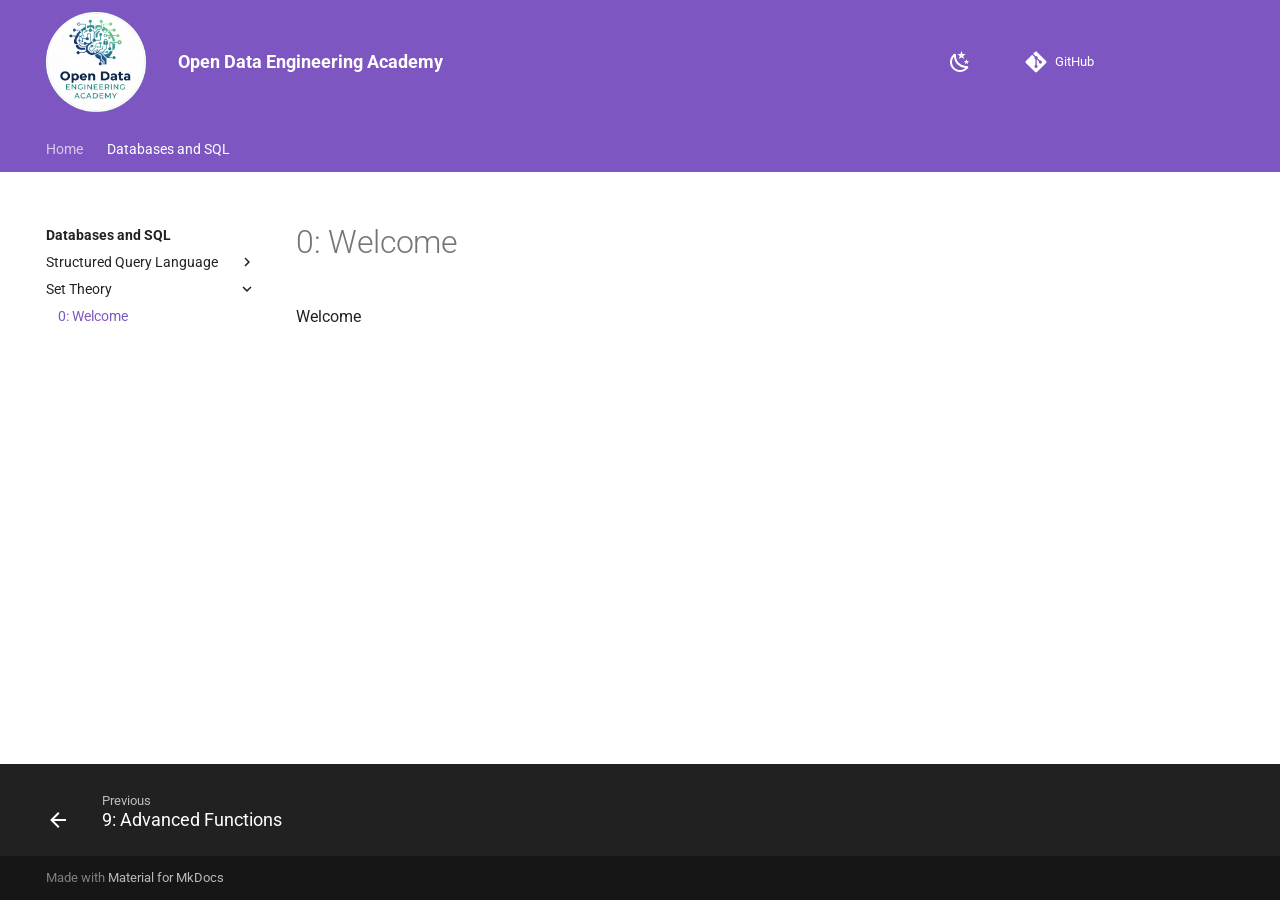
<file: databases_and_sql/set_theory/0_table_of_contents/index.html>
<!doctype html>
<html lang="en" class="no-js">
  <head>
    
      <meta charset="utf-8">
      <meta name="viewport" content="width=device-width,initial-scale=1">
      
      
      
        <link rel="canonical" href="https://yourusername.github.io/data-engineering-bootcamp/databases_and_sql/set_theory/0_table_of_contents/">
      
      
        <link rel="prev" href="../../structured_query_language/9_advanced_functions/">
      
      
      
        
      
      
      <link rel="icon" href="../../../material/database">
      <meta name="generator" content="mkdocs-1.6.1, mkdocs-material-9.7.1">
    
    
      
        <title>0: Welcome - Open Data Engineering Academy</title>
      
    
    
      <link rel="stylesheet" href="../../../assets/stylesheets/main.484c7ddc.min.css">
      
        
        <link rel="stylesheet" href="../../../assets/stylesheets/palette.ab4e12ef.min.css">
      
      


    
    
      
    
    
      
        
        
        <link rel="preconnect" href="https://fonts.gstatic.com" crossorigin>
        <link rel="stylesheet" href="https://fonts.googleapis.com/css?family=Roboto:300,300i,400,400i,700,700i%7CRoboto+Mono:400,400i,700,700i&display=fallback">
        <style>:root{--md-text-font:"Roboto";--md-code-font:"Roboto Mono"}</style>
      
    
    
      <link rel="stylesheet" href="../../../stylesheets/extra.css">
    
    <script>__md_scope=new URL("../../..",location),__md_hash=e=>[...e].reduce(((e,_)=>(e<<5)-e+_.charCodeAt(0)),0),__md_get=(e,_=localStorage,t=__md_scope)=>JSON.parse(_.getItem(t.pathname+"."+e)),__md_set=(e,_,t=localStorage,a=__md_scope)=>{try{t.setItem(a.pathname+"."+e,JSON.stringify(_))}catch(e){}}</script>
    
      

    
    
  </head>
  
  
    
    
      
    
    
    
    
    <body dir="ltr" data-md-color-scheme="default" data-md-color-primary="deep-purple" data-md-color-accent="purple">
  
    
    <input class="md-toggle" data-md-toggle="drawer" type="checkbox" id="__drawer" autocomplete="off">
    <input class="md-toggle" data-md-toggle="search" type="checkbox" id="__search" autocomplete="off">
    <label class="md-overlay" for="__drawer"></label>
    <div data-md-component="skip">
      
    </div>
    <div data-md-component="announce">
      
    </div>
    
    
      

<header class="md-header" data-md-component="header">
  <nav class="md-header__inner md-grid" aria-label="Header">
    <a href="../../.." title="Open Data Engineering Academy" class="md-header__button md-logo" aria-label="Open Data Engineering Academy" data-md-component="logo">
      
  <img src="../../../assets/odea.png" alt="logo">

    </a>
    <label class="md-header__button md-icon" for="__drawer">
      
      <svg xmlns="http://www.w3.org/2000/svg" viewBox="0 0 24 24"><path d="M3 6h18v2H3zm0 5h18v2H3zm0 5h18v2H3z"/></svg>
    </label>
    <div class="md-header__title" data-md-component="header-title">
      <div class="md-header__ellipsis">
        <div class="md-header__topic">
          <span class="md-ellipsis">
            Open Data Engineering Academy
          </span>
        </div>
        <div class="md-header__topic" data-md-component="header-topic">
          <span class="md-ellipsis">
            
              0: Welcome
            
          </span>
        </div>
      </div>
    </div>
    
      
        <form class="md-header__option" data-md-component="palette">
  
    
    
    
    <input class="md-option" data-md-color-media="" data-md-color-scheme="default" data-md-color-primary="deep-purple" data-md-color-accent="purple"  aria-label="Switch to Dark Mode"  type="radio" name="__palette" id="__palette_0">
    
      <label class="md-header__button md-icon" title="Switch to Dark Mode" for="__palette_1" hidden>
        <svg xmlns="http://www.w3.org/2000/svg" viewBox="0 0 24 24"><path d="m17.75 4.09-2.53 1.94.91 3.06-2.63-1.81-2.63 1.81.91-3.06-2.53-1.94L12.44 4l1.06-3 1.06 3zm3.5 6.91-1.64 1.25.59 1.98-1.7-1.17-1.7 1.17.59-1.98L15.75 11l2.06-.05L18.5 9l.69 1.95zm-2.28 4.95c.83-.08 1.72 1.1 1.19 1.85-.32.45-.66.87-1.08 1.27C15.17 23 8.84 23 4.94 19.07c-3.91-3.9-3.91-10.24 0-14.14.4-.4.82-.76 1.27-1.08.75-.53 1.93.36 1.85 1.19-.27 2.86.69 5.83 2.89 8.02a9.96 9.96 0 0 0 8.02 2.89m-1.64 2.02a12.08 12.08 0 0 1-7.8-3.47c-2.17-2.19-3.33-5-3.49-7.82-2.81 3.14-2.7 7.96.31 10.98 3.02 3.01 7.84 3.12 10.98.31"/></svg>
      </label>
    
  
    
    
    
    <input class="md-option" data-md-color-media="" data-md-color-scheme="slate" data-md-color-primary="deep-purple" data-md-color-accent="purple"  aria-label="Switch to Light Mode"  type="radio" name="__palette" id="__palette_1">
    
      <label class="md-header__button md-icon" title="Switch to Light Mode" for="__palette_0" hidden>
        <svg xmlns="http://www.w3.org/2000/svg" viewBox="0 0 24 24"><path d="M12 7a5 5 0 0 1 5 5 5 5 0 0 1-5 5 5 5 0 0 1-5-5 5 5 0 0 1 5-5m0 2a3 3 0 0 0-3 3 3 3 0 0 0 3 3 3 3 0 0 0 3-3 3 3 0 0 0-3-3m0-7 2.39 3.42C13.65 5.15 12.84 5 12 5s-1.65.15-2.39.42zM3.34 7l4.16-.35A7.2 7.2 0 0 0 5.94 8.5c-.44.74-.69 1.5-.83 2.29zm.02 10 1.76-3.77a7.131 7.131 0 0 0 2.38 4.14zM20.65 7l-1.77 3.79a7.02 7.02 0 0 0-2.38-4.15zm-.01 10-4.14.36c.59-.51 1.12-1.14 1.54-1.86.42-.73.69-1.5.83-2.29zM12 22l-2.41-3.44c.74.27 1.55.44 2.41.44.82 0 1.63-.17 2.37-.44z"/></svg>
      </label>
    
  
</form>
      
    
    
      <script>var palette=__md_get("__palette");if(palette&&palette.color){if("(prefers-color-scheme)"===palette.color.media){var media=matchMedia("(prefers-color-scheme: light)"),input=document.querySelector(media.matches?"[data-md-color-media='(prefers-color-scheme: light)']":"[data-md-color-media='(prefers-color-scheme: dark)']");palette.color.media=input.getAttribute("data-md-color-media"),palette.color.scheme=input.getAttribute("data-md-color-scheme"),palette.color.primary=input.getAttribute("data-md-color-primary"),palette.color.accent=input.getAttribute("data-md-color-accent")}for(var[key,value]of Object.entries(palette.color))document.body.setAttribute("data-md-color-"+key,value)}</script>
    
    
    
    
      <div class="md-header__source">
        <a href="https://github.com/mckenzie-andrew/odea" title="Go to repository" class="md-source" data-md-component="source">
  <div class="md-source__icon md-icon">
    
    <svg xmlns="http://www.w3.org/2000/svg" viewBox="0 0 448 512"><!--! Font Awesome Free 7.1.0 by @fontawesome - https://fontawesome.com License - https://fontawesome.com/license/free (Icons: CC BY 4.0, Fonts: SIL OFL 1.1, Code: MIT License) Copyright 2025 Fonticons, Inc.--><path d="M439.6 236.1 244 40.5c-5.4-5.5-12.8-8.5-20.4-8.5s-15 3-20.4 8.4L162.5 81l51.5 51.5c27.1-9.1 52.7 16.8 43.4 43.7l49.7 49.7c34.2-11.8 61.2 31 35.5 56.7-26.5 26.5-70.2-2.9-56-37.3L240.3 199v121.9c25.3 12.5 22.3 41.8 9.1 55-6.4 6.4-15.2 10.1-24.3 10.1s-17.8-3.6-24.3-10.1c-17.6-17.6-11.1-46.9 11.2-56v-123c-20.8-8.5-24.6-30.7-18.6-45L142.6 101 8.5 235.1C3 240.6 0 247.9 0 255.5s3 15 8.5 20.4l195.6 195.7c5.4 5.4 12.7 8.4 20.4 8.4s15-3 20.4-8.4l194.7-194.7c5.4-5.4 8.4-12.8 8.4-20.4s-3-15-8.4-20.4"/></svg>
  </div>
  <div class="md-source__repository">
    GitHub
  </div>
</a>
      </div>
    
  </nav>
  
</header>
    
    <div class="md-container" data-md-component="container">
      
      
  
  <nav id="quiz-progress-mobile" class="quiz-progress-mobile md-nav" aria-label="Quiz Progress" style="display: none;">
    <!-- mkdocs-quiz progress sidebar (mobile) -->
    <div class="quiz-progress-bar">
      <div class="quiz-progress-bar-incorrect" style="width: 0%"></div>
      <div class="quiz-progress-bar-correct" style="width: 0%"></div>
    </div>
    <div data-md-component="quiz-progress">
        <div class="quiz-correct-reset">
          <span class="md-ellipsis">
            <span data-quiz-translate="Answered:">Answered:</span> <span class="quiz-progress-answered">0</span> / <span class="quiz-progress-total">0</span>
          </span>
          <span class="md-ellipsis">
            <span data-quiz-translate="Correct:">Correct:</span> <span class="quiz-progress-score">0</span> / <span class="quiz-progress-score-total">0</span>
          </span>
          <a href="#" class="quiz-reset-all-link" style="color: var(--md-primary-fg-color); text-decoration: none;">
            <span data-quiz-translate="Reset">Reset</span>
          </a>
        </div>
    </div>
  </nav>

  
  
        
          
            
<nav class="md-tabs" aria-label="Tabs" data-md-component="tabs">
  <div class="md-grid">
    <ul class="md-tabs__list">
      
        
  
  
  
  
    <li class="md-tabs__item">
      <a href="../../.." class="md-tabs__link">
        
  
  
    
  
  Home

      </a>
    </li>
  

      
        
  
  
  
    
  
  
    
    
      <li class="md-tabs__item md-tabs__item--active">
        <a href="../../" class="md-tabs__link">
          
  
  
    
  
  Databases and SQL

        </a>
      </li>
    
  

      
    </ul>
  </div>
</nav>
          
        
      

      <main class="md-main" data-md-component="main">
        <div class="md-main__inner md-grid">
          
  
  
            
              
              <div class="md-sidebar md-sidebar--primary" data-md-component="sidebar" data-md-type="navigation" >
                <div class="md-sidebar__scrollwrap">
                  <div class="md-sidebar__inner">
                    


  


  

<nav class="md-nav md-nav--primary md-nav--lifted md-nav--integrated" aria-label="Navigation" data-md-level="0">
  <label class="md-nav__title" for="__drawer">
    <a href="../../.." title="Open Data Engineering Academy" class="md-nav__button md-logo" aria-label="Open Data Engineering Academy" data-md-component="logo">
      
  <img src="../../../assets/odea.png" alt="logo">

    </a>
    Open Data Engineering Academy
  </label>
  
    <div class="md-nav__source">
      <a href="https://github.com/mckenzie-andrew/odea" title="Go to repository" class="md-source" data-md-component="source">
  <div class="md-source__icon md-icon">
    
    <svg xmlns="http://www.w3.org/2000/svg" viewBox="0 0 448 512"><!--! Font Awesome Free 7.1.0 by @fontawesome - https://fontawesome.com License - https://fontawesome.com/license/free (Icons: CC BY 4.0, Fonts: SIL OFL 1.1, Code: MIT License) Copyright 2025 Fonticons, Inc.--><path d="M439.6 236.1 244 40.5c-5.4-5.5-12.8-8.5-20.4-8.5s-15 3-20.4 8.4L162.5 81l51.5 51.5c27.1-9.1 52.7 16.8 43.4 43.7l49.7 49.7c34.2-11.8 61.2 31 35.5 56.7-26.5 26.5-70.2-2.9-56-37.3L240.3 199v121.9c25.3 12.5 22.3 41.8 9.1 55-6.4 6.4-15.2 10.1-24.3 10.1s-17.8-3.6-24.3-10.1c-17.6-17.6-11.1-46.9 11.2-56v-123c-20.8-8.5-24.6-30.7-18.6-45L142.6 101 8.5 235.1C3 240.6 0 247.9 0 255.5s3 15 8.5 20.4l195.6 195.7c5.4 5.4 12.7 8.4 20.4 8.4s15-3 20.4-8.4l194.7-194.7c5.4-5.4 8.4-12.8 8.4-20.4s-3-15-8.4-20.4"/></svg>
  </div>
  <div class="md-source__repository">
    GitHub
  </div>
</a>
    </div>
  
  <ul class="md-nav__list" data-md-scrollfix>
    
      
      
  
  
  
  
    <li class="md-nav__item">
      <a href="../../.." class="md-nav__link">
        
  
  
  <span class="md-ellipsis">
    
  
    Home
  

    
  </span>
  
  

      </a>
    </li>
  

    
      
      
  
  
    
  
  
  
    
    
      
        
          
        
      
        
      
        
      
    
    
    
      
        
        
      
      
    
    
    <li class="md-nav__item md-nav__item--active md-nav__item--section md-nav__item--nested">
      
        
        
        <input class="md-nav__toggle md-toggle " type="checkbox" id="__nav_2" checked>
        
          
          <div class="md-nav__link md-nav__container">
            <a href="../../" class="md-nav__link ">
              
  
  
  <span class="md-ellipsis">
    
  
    Databases and SQL
  

    
  </span>
  
  

            </a>
            
              
              <label class="md-nav__link " for="__nav_2" id="__nav_2_label" tabindex="">
                <span class="md-nav__icon md-icon"></span>
              </label>
            
          </div>
        
        <nav class="md-nav" data-md-level="1" aria-labelledby="__nav_2_label" aria-expanded="true">
          <label class="md-nav__title" for="__nav_2">
            <span class="md-nav__icon md-icon"></span>
            
  
    Databases and SQL
  

          </label>
          <ul class="md-nav__list" data-md-scrollfix>
            
              
            
              
                
  
  
  
  
    
    
      
        
      
        
      
        
      
        
      
        
      
        
      
        
      
        
      
        
      
        
      
    
    
    
      
      
    
    
    <li class="md-nav__item md-nav__item--nested">
      
        
        
        <input class="md-nav__toggle md-toggle " type="checkbox" id="__nav_2_2" >
        
          
          <label class="md-nav__link" for="__nav_2_2" id="__nav_2_2_label" tabindex="0">
            
  
  
  <span class="md-ellipsis">
    
  
    Structured Query Language
  

    
  </span>
  
  

            <span class="md-nav__icon md-icon"></span>
          </label>
        
        <nav class="md-nav" data-md-level="2" aria-labelledby="__nav_2_2_label" aria-expanded="false">
          <label class="md-nav__title" for="__nav_2_2">
            <span class="md-nav__icon md-icon"></span>
            
  
    Structured Query Language
  

          </label>
          <ul class="md-nav__list" data-md-scrollfix>
            
              
                
  
  
  
  
    <li class="md-nav__item">
      <a href="../../structured_query_language/0_table_of_contents/" class="md-nav__link">
        
  
  
  <span class="md-ellipsis">
    
  
    0: Welcome
  

    
  </span>
  
  

      </a>
    </li>
  

              
            
              
                
  
  
  
  
    <li class="md-nav__item">
      <a href="../../structured_query_language/1_learn_the_basics/" class="md-nav__link">
        
  
  
  <span class="md-ellipsis">
    
  
    1: Learn the Basics
  

    
  </span>
  
  

      </a>
    </li>
  

              
            
              
                
  
  
  
  
    <li class="md-nav__item">
      <a href="../../structured_query_language/2_basic_sql_syntax/" class="md-nav__link">
        
  
  
  <span class="md-ellipsis">
    
  
    2: Basic SQL Syntax
  

    
  </span>
  
  

      </a>
    </li>
  

              
            
              
                
  
  
  
  
    <li class="md-nav__item">
      <a href="../../structured_query_language/3_data_definition_language/" class="md-nav__link">
        
  
  
  <span class="md-ellipsis">
    
  
    3: Data Definition Language (DDL)
  

    
  </span>
  
  

      </a>
    </li>
  

              
            
              
                
  
  
  
  
    <li class="md-nav__item">
      <a href="../../structured_query_language/4_data_manipulation_language/" class="md-nav__link">
        
  
  
  <span class="md-ellipsis">
    
  
    4: Data Manipulation Language (DML)
  

    
  </span>
  
  

      </a>
    </li>
  

              
            
              
                
  
  
  
  
    <li class="md-nav__item">
      <a href="../../structured_query_language/5_data_constraints/" class="md-nav__link">
        
  
  
  <span class="md-ellipsis">
    
  
    5: Data Constraints
  

    
  </span>
  
  

      </a>
    </li>
  

              
            
              
                
  
  
  
  
    <li class="md-nav__item">
      <a href="../../structured_query_language/6_aggregate_functions/" class="md-nav__link">
        
  
  
  <span class="md-ellipsis">
    
  
    6: Aggregate Functions
  

    
  </span>
  
  

      </a>
    </li>
  

              
            
              
                
  
  
  
  
    <li class="md-nav__item">
      <a href="../../structured_query_language/7_join_queries/" class="md-nav__link">
        
  
  
  <span class="md-ellipsis">
    
  
    7: JOIN Queries
  

    
  </span>
  
  

      </a>
    </li>
  

              
            
              
                
  
  
  
  
    <li class="md-nav__item">
      <a href="../../structured_query_language/8_subqueries/" class="md-nav__link">
        
  
  
  <span class="md-ellipsis">
    
  
    8: Subqueries
  

    
  </span>
  
  

      </a>
    </li>
  

              
            
              
                
  
  
  
  
    <li class="md-nav__item">
      <a href="../../structured_query_language/9_advanced_functions/" class="md-nav__link">
        
  
  
  <span class="md-ellipsis">
    
  
    9: Advanced Functions
  

    
  </span>
  
  

      </a>
    </li>
  

              
            
          </ul>
        </nav>
      
    </li>
  

              
            
              
                
  
  
    
  
  
  
    
    
      
        
      
    
    
    
      
      
    
    
    <li class="md-nav__item md-nav__item--active md-nav__item--nested">
      
        
        
        <input class="md-nav__toggle md-toggle " type="checkbox" id="__nav_2_3" checked>
        
          
          <label class="md-nav__link" for="__nav_2_3" id="__nav_2_3_label" tabindex="0">
            
  
  
  <span class="md-ellipsis">
    
  
    Set Theory
  

    
  </span>
  
  

            <span class="md-nav__icon md-icon"></span>
          </label>
        
        <nav class="md-nav" data-md-level="2" aria-labelledby="__nav_2_3_label" aria-expanded="true">
          <label class="md-nav__title" for="__nav_2_3">
            <span class="md-nav__icon md-icon"></span>
            
  
    Set Theory
  

          </label>
          <ul class="md-nav__list" data-md-scrollfix>
            
              
                
  
  
    
  
  
  
    <li class="md-nav__item md-nav__item--active">
      
      <input class="md-nav__toggle md-toggle" type="checkbox" id="__toc">
      
      
      
      <a href="./" class="md-nav__link md-nav__link--active">
        
  
  
  <span class="md-ellipsis">
    
  
    0: Welcome
  

    
  </span>
  
  

      </a>
      
    </li>
  

              
            
          </ul>
        </nav>
      
    </li>
  

              
            
          </ul>
        </nav>
      
    </li>
  

    
  </ul>
</nav>
                  </div>
                </div>
              </div>
            
            
          

  
  <div id="quiz-progress-sidebar" aria-label="Quiz Progress" style="display: none;">
    <!-- mkdocs-quiz progress sidebar (desktop) -->
    <label class="md-nav__title">
      <span class="md-nav__icon md-icon"></span>
      <span data-quiz-translate="Quiz Progress">Quiz Progress</span>
    </label>
    <ul class="md-nav__list" data-md-component="quiz-progress">
      <li class="md-nav__item">
        <div class="md-nav__link">
          <span class="md-ellipsis">
            <span data-quiz-translate="Answered:">Answered:</span> <span class="quiz-progress-answered">0</span> / <span class="quiz-progress-total">0</span> (<span class="quiz-progress-answered-percentage">0%</span>)
          </span>
        </div>
      </li>
      <li class="md-nav__item">
        <div class="md-nav__link">
          <div class="quiz-progress-bar">
            <div class="quiz-progress-bar-incorrect" style="width: 0%"></div>
            <div class="quiz-progress-bar-correct" style="width: 0%"></div>
          </div>
        </div>
      </li>
      <li class="md-nav__item">
        <div class="md-nav__link quiz-correct-reset">
          <span class="md-ellipsis">
            <span data-quiz-translate="Correct:">Correct:</span> <span class="quiz-progress-score">0</span> / <span class="quiz-progress-score-total">0</span> (<span class="quiz-progress-score-percentage">0%</span>)
          </span>
          <a href="#" class="quiz-reset-all-link" style="color: var(--md-primary-fg-color); text-decoration: none;">
            <span data-quiz-translate="Reset">Reset</span>
          </a>
        </div>
      </li>
    </ul>
  </div>

          
            <div class="md-content" data-md-component="content">
              
              <article class="md-content__inner md-typeset">
                
                  


  
  


  <h1>0: Welcome</h1>

<p>Welcome</p><style type="text/css">.quiz {
  border: 1px solid black;
  padding: 1rem;
  margin: 1rem 0;
  position: relative;
}
/* Set margin-top of first quiz child (skip the header link) */
.quiz > .quiz-question:first-of-type {
  margin-top: 0;
}
/* Remove top margin from first element inside quiz-question */
.quiz-question > *:first-child {
  margin-top: 0;
}
.hidden {
  display: none;
}

form button {
  background-color: var(--md-primary-fg-color);
  border: none;
  color: var(--md-primary-bg-color);
  padding: 0.5rem 1rem;
  text-align: center;
  text-decoration: none;
  display: inline-block;
  font-size: 0.8rem;
  cursor: pointer;
  transition:
    opacity 0.2s,
    background-color 0.2s;
}

form button:hover:not(:disabled) {
  opacity: 0.9;
}

form button:disabled {
  background-color: var(--md-default-fg-color--lighter, #ccc);
  color: var(--md-default-fg-color--light, #666);
  cursor: not-allowed;
  opacity: 0.6;
}

.wrong label,
.wrong label * {
  color: #dc3545;
}
.correct label,
.correct label * {
  color: #198754;
}

fieldset {
  border: none;
  display: flex;
  flex-direction: column;
}
fieldset input {
  margin: 0 10px;
}
fieldset label {
  margin: 0 10px;
}

input[type="radio"].correct {
  accent-color: #198754;
}
input[type="radio"].wrong {
  accent-color: #dc3545;
}
.content {
  margin: 10px;
}

/* Quiz feedback message */
.quiz-feedback {
  padding: 0.75rem;
  margin: 0.5rem 0;
  border-radius: 4px;
  font-weight: 500;
}

.quiz-feedback.correct {
  background-color: #d1e7dd;
  border: 1px solid #a3cfbb;
  color: #198754;
}

.quiz-feedback.incorrect {
  background-color: #f8d7da;
  border: 1px solid #f1aeb5;
  color: #dc3545;
}

[data-md-color-scheme="slate"] .quiz-feedback.correct {
  background-color: #051b11;
  border: 1px solid #0f5132;
}

[data-md-color-scheme="slate"] .quiz-feedback.incorrect {
  background-color: #2c0b0e;
  border: 1px solid #842029;
}

/* Quiz header link styling - positioned in top right corner */
.quiz-header-link {
  position: absolute;
  top: 0.5rem;
  right: 0.5rem;
  opacity: 0;
  font-size: 1rem;
  text-decoration: none;
  color: var(--md-default-fg-color--light, #888);
  transition: opacity 0.2s;
  padding: 0.25rem 0.5rem;
}
.quiz:hover .quiz-header-link {
  opacity: 1;
}

/* Quiz number header styling */
.quiz-number {
  margin-top: 0 !important;
  margin-bottom: 0.5rem;
  font-weight: bold;
}

/* Quiz Progress Sidebar - Progress bar styling */
/* Most styling comes from Material's .md-nav classes */
#quiz-progress-sidebar {
  margin-top: 1.5rem;
}
/* if config progress_sidebar_position is top, need top padding instead of bottom */
.md-nav--secondary > #quiz-progress-sidebar:first-child {
  margin-top: 0;
  margin-bottom: 1.5rem;
}
@media screen and (min-width: 59.9375em) {
  #quiz-progress-sidebar .md-nav__list {
    border-left: 3px solid var(--md-default-fg-color--lightest);
  }
}

.quiz-progress-bar {
  width: 100%;
  height: 6px;
  background: var(--md-default-fg-color--lightest, rgba(0, 0, 0, 0.07));
  border-radius: 3px;
  overflow: hidden;
  margin: 0.2rem 0;
  display: flex;
}

.quiz-progress-bar-incorrect {
  height: 100%;
  background: rgba(244, 67, 54, 0.8);
  transition: width 0.3s ease;
}

.quiz-progress-bar-correct {
  height: 100%;
  background: #4caf50;
  transition: width 0.3s ease;
}

.quiz-correct-reset {
  display: flex;
  justify-content: space-between;
}

/* Mobile Quiz Progress Tracker */
/* Shows under navbar on mobile, hidden on desktop */
.quiz-progress-mobile {
  display: none; /* Hidden by default on desktop */
  background-color: var(--md-default-bg-color);
  border-bottom: 1px solid var(--md-default-fg-color--lightest, rgba(0, 0, 0, 0.07));
  padding: 0.8rem;
  margin: 0;
  width: 100%;
  box-sizing: border-box;
  position: sticky;
  top: 48px;
  z-index: 3; /* Below Material header (z-index: 4) but above page content */
}

/* Show mobile tracker only on small screens (mobile/tablet) */
/* Material breakpoint: up to 76.1875em (1219px) */
@media screen and (max-width: 76.1875em) {
  .quiz-progress-mobile {
    display: block;
  }
}

/* Mobile tracker styling adjustments */
.quiz-progress-mobile .md-nav__list {
  padding: 0;
  margin: 0;
  max-width: 61rem;
  margin-left: auto;
  margin-right: auto;
  padding-left: 0.8rem;
  padding-right: 0.8rem;
}

.quiz-progress-mobile .md-nav__item {
  margin: 0.3rem 0;
}

.quiz-progress-mobile .md-nav__link {
  padding: 0.2rem 0;
  font-size: 0.7rem;
  display: flex;
  align-items: center;
  justify-content: space-between;
}

.quiz-progress-mobile .quiz-progress-bar {
  margin: 0.3rem 0;
}

.quiz-progress-mobile .md-ellipsis {
  flex: 1;
}

/* Quiz Intro */
.quiz-intro {
  margin: 1rem 0;
}

.quiz-intro p {
  margin: 0 0 0.5rem 0;
}

/* Quiz Results End Screen */
.quiz-results {
  border: 1px solid black;
  padding: 1.5rem;
  margin: 2rem 0;
  background-color: var(--md-default-bg-color);
  transition: all 0.3s ease;
}

/* Progress state - subtle styling */
.quiz-results-progress {
  text-align: center;
  color: var(--md-default-fg-color--light);
}

.quiz-results-progress h3 {
  margin-top: 0;
  font-size: 1.2rem;
  font-weight: 500;
  color: var(--md-default-fg-color);
}

.quiz-results-stats,
.quiz-results-correct-stats {
  font-size: 0.95rem;
  margin: 0.5rem 0;
}

.quiz-results-answered,
.quiz-results-correct,
.quiz-results-total,
.quiz-results-percentage {
  font-weight: 600;
  color: var(--md-default-fg-color);
}

/* Complete state - bold and prominent styling */
.quiz-results-complete {
  text-align: center;
  padding: 2rem 0;
}

.quiz-results-complete.hidden {
  display: none;
}

.quiz-results-title {
  font-size: 2rem;
  font-weight: 700;
  margin: 0 0 1.5rem 0;
  color: var(--md-default-fg-color);
}

.quiz-results-score-display {
  margin: 1.5rem 0;
}

.quiz-results-score-value {
  font-size: 4rem;
  font-weight: 800;
  line-height: 1;
  display: inline-block;
  padding: 0.5rem 1rem;
  border-radius: 12px;
  transition: all 0.3s ease;
}

/* Score color coding */
.quiz-results-score-excellent {
  color: #198754;
  background-color: rgba(25, 135, 84, 0.1);
}

.quiz-results-score-good {
  color: #28a745;
  background-color: rgba(40, 167, 69, 0.1);
}

.quiz-results-score-average {
  color: #ffc107;
  background-color: rgba(255, 193, 7, 0.1);
}

.quiz-results-score-poor {
  color: #fd7e14;
  background-color: rgba(253, 126, 20, 0.1);
}

.quiz-results-score-fail {
  color: #dc3545;
  background-color: rgba(220, 53, 69, 0.1);
}

.quiz-results-message {
  font-size: 1.3rem;
  font-weight: 500;
  margin: 1rem 0 2rem 0;
  color: var(--md-default-fg-color);
}

/* Dark mode adjustments */
[data-md-color-scheme="slate"] .quiz-results-score-excellent {
  color: #4caf50;
  background-color: rgba(76, 175, 80, 0.15);
}

[data-md-color-scheme="slate"] .quiz-results-score-good {
  color: #66bb6a;
  background-color: rgba(102, 187, 106, 0.15);
}

[data-md-color-scheme="slate"] .quiz-results-score-average {
  color: #ffeb3b;
  background-color: rgba(255, 235, 59, 0.15);
}

[data-md-color-scheme="slate"] .quiz-results-score-poor {
  color: #ff9800;
  background-color: rgba(255, 152, 0, 0.15);
}

[data-md-color-scheme="slate"] .quiz-results-score-fail {
  color: #f44336;
  background-color: rgba(244, 67, 54, 0.15);
}
</style><script type="text/javascript">var JSConfetti=function(){"use strict";function t(t,e){if(!(t instanceof e))throw new TypeError("Cannot call a class as a function")}function e(t,e){for(var i=0;i<e.length;i++){var n=e[i];n.enumerable=n.enumerable||!1,n.configurable=!0,"value"in n&&(n.writable=!0),Object.defineProperty(t,n.key,n)}}function i(t,i,n){return i&&e(t.prototype,i),n&&e(t,n),t}function n(t){return+t.replace(/px/,"")}function s(t,e){var i=arguments.length>2&&void 0!==arguments[2]?arguments[2]:0,n=Math.random()*(e-t)+t;return Math.floor(n*Math.pow(10,i))/Math.pow(10,i)}function o(t){return t[s(0,t.length)]}var a=["#fcf403","#62fc03","#f4fc03","#03e7fc","#03fca5","#a503fc","#fc03ad","#fc03c2"];function r(t){return Math.log(t)/Math.log(1920)}var h=function(){function e(i){t(this,e);var n=i.initialPosition,a=i.direction,h=i.confettiRadius,c=i.confettiColors,u=i.emojis,l=i.emojiSize,d=i.canvasWidth,f=s(.9,1.7,3)*r(d);this.confettiSpeed={x:f,y:f},this.finalConfettiSpeedX=s(.2,.6,3),this.rotationSpeed=u.length?.01:s(.03,.07,3)*r(d),this.dragForceCoefficient=s(5e-4,9e-4,6),this.radius={x:h,y:h},this.initialRadius=h,this.rotationAngle="left"===a?s(0,.2,3):s(-.2,0,3),this.emojiSize=l,this.emojiRotationAngle=s(0,2*Math.PI),this.radiusYUpdateDirection="down";var m="left"===a?s(82,15)*Math.PI/180:s(-15,-82)*Math.PI/180;this.absCos=Math.abs(Math.cos(m)),this.absSin=Math.abs(Math.sin(m));var v=s(-150,0),p={x:n.x+("left"===a?-v:v)*this.absCos,y:n.y-v*this.absSin};this.currentPosition=Object.assign({},p),this.initialPosition=Object.assign({},p),this.color=u.length?null:o(c),this.emoji=u.length?o(u):null,this.createdAt=(new Date).getTime(),this.direction=a}return i(e,[{key:"draw",value:function(t){var e=this.currentPosition,i=this.radius,n=this.color,s=this.emoji,o=this.rotationAngle,a=this.emojiRotationAngle,r=this.emojiSize,h=window.devicePixelRatio;n?(t.fillStyle=n,t.beginPath(),t.ellipse(e.x*h,e.y*h,i.x*h,i.y*h,o,0,2*Math.PI),t.fill()):s&&(t.font="".concat(r,"px serif"),t.save(),t.translate(h*e.x,h*e.y),t.rotate(a),t.textAlign="center",t.fillText(s,0,0),t.restore())}},{key:"updatePosition",value:function(t,e){var i=this.confettiSpeed,n=this.dragForceCoefficient,s=this.finalConfettiSpeedX,o=this.radiusYUpdateDirection,a=this.rotationSpeed,r=this.createdAt,h=this.direction,c=e-r;i.x>s&&(this.confettiSpeed.x-=n*t),this.currentPosition.x+=i.x*("left"===h?-this.absCos:this.absCos)*t,this.currentPosition.y=this.initialPosition.y-i.y*this.absSin*c+.00125*Math.pow(c,2)/2,this.rotationSpeed-=this.emoji?1e-4:1e-5*t,this.rotationSpeed<0&&(this.rotationSpeed=0),this.emoji?this.emojiRotationAngle+=this.rotationSpeed*t%(2*Math.PI):"down"===o?(this.radius.y-=t*a,this.radius.y<=0&&(this.radius.y=0,this.radiusYUpdateDirection="up")):(this.radius.y+=t*a,this.radius.y>=this.initialRadius&&(this.radius.y=this.initialRadius,this.radiusYUpdateDirection="down"))}},{key:"getIsVisibleOnCanvas",value:function(t){return this.currentPosition.y<t+100}}]),e}();function c(){var t=document.createElement("canvas");return t.style.position="fixed",t.style.width="100%",t.style.height="100%",t.style.top="0",t.style.left="0",t.style.zIndex="1000",t.style.pointerEvents="none",document.body.appendChild(t),t}function u(t){var e=t.confettiRadius,i=void 0===e?6:e,n=t.confettiNumber,s=void 0===n?t.confettiesNumber||(t.emojis?40:250):n,o=t.confettiColors,r=void 0===o?a:o,h=t.emojis,c=void 0===h?t.emojies||[]:h,u=t.emojiSize,l=void 0===u?80:u;return t.emojies&&console.error("emojies argument is deprecated, please use emojis instead"),t.confettiesNumber&&console.error("confettiesNumber argument is deprecated, please use confettiNumber instead"),{confettiRadius:i,confettiNumber:s,confettiColors:r,emojis:c,emojiSize:l}}var l=function(){function e(i){var n=this;t(this,e),this.canvasContext=i,this.shapes=[],this.promise=new Promise((function(t){return n.resolvePromise=t}))}return i(e,[{key:"getBatchCompletePromise",value:function(){return this.promise}},{key:"addShapes",value:function(){var t;(t=this.shapes).push.apply(t,arguments)}},{key:"complete",value:function(){var t;return!this.shapes.length&&(null===(t=this.resolvePromise)||void 0===t||t.call(this),!0)}},{key:"processShapes",value:function(t,e,i){var n=this,s=t.timeDelta,o=t.currentTime;this.shapes=this.shapes.filter((function(t){return t.updatePosition(s,o),t.draw(n.canvasContext),!i||t.getIsVisibleOnCanvas(e)}))}}]),e}();return function(){function e(){var i=arguments.length>0&&void 0!==arguments[0]?arguments[0]:{};t(this,e),this.activeConfettiBatches=[],this.canvas=i.canvas||c(),this.canvasContext=this.canvas.getContext("2d"),this.requestAnimationFrameRequested=!1,this.lastUpdated=(new Date).getTime(),this.iterationIndex=0,this.loop=this.loop.bind(this),requestAnimationFrame(this.loop)}return i(e,[{key:"loop",value:function(){var t,e,i,s,o;this.requestAnimationFrameRequested=!1,t=this.canvas,e=window.devicePixelRatio,i=getComputedStyle(t),s=n(i.getPropertyValue("width")),o=n(i.getPropertyValue("height")),t.setAttribute("width",(s*e).toString()),t.setAttribute("height",(o*e).toString());var a=(new Date).getTime(),r=a-this.lastUpdated,h=this.canvas.offsetHeight,c=this.iterationIndex%10==0;this.activeConfettiBatches=this.activeConfettiBatches.filter((function(t){return t.processShapes({timeDelta:r,currentTime:a},h,c),!c||!t.complete()})),this.iterationIndex++,this.queueAnimationFrameIfNeeded(a)}},{key:"queueAnimationFrameIfNeeded",value:function(t){this.requestAnimationFrameRequested||this.activeConfettiBatches.length<1||(this.requestAnimationFrameRequested=!0,this.lastUpdated=t||(new Date).getTime(),requestAnimationFrame(this.loop))}},{key:"addConfetti",value:function(){for(var t=arguments.length>0&&void 0!==arguments[0]?arguments[0]:{},e=u(t),i=e.confettiRadius,n=e.confettiNumber,s=e.confettiColors,o=e.emojis,a=e.emojiSize,r=this.canvas.getBoundingClientRect(),c=r.width,d=r.height,f=5*d/7,m={x:0,y:f},v={x:c,y:f},p=new l(this.canvasContext),y=0;y<n/2;y++){var g=new h({initialPosition:m,direction:"right",confettiRadius:i,confettiColors:s,confettiNumber:n,emojis:o,emojiSize:a,canvasWidth:c}),C=new h({initialPosition:v,direction:"left",confettiRadius:i,confettiColors:s,confettiNumber:n,emojis:o,emojiSize:a,canvasWidth:c});p.addShapes(g,C)}return this.activeConfettiBatches.push(p),this.queueAnimationFrameIfNeeded(),p.getBatchCompletePromise()}},{key:"clearCanvas",value:function(){this.activeConfettiBatches=[]}},{key:"destroyCanvas",value:function(){this.canvas.remove()}}]),e}()}();
</script><script type="text/javascript">
window.mkdocsQuizTranslations = {};
</script><script type="text/javascript">
window.mkdocsQuizConfig = {
  confetti: true,
  showProgress: true,
  progressSidebarPosition: "top"
};
</script><script type="text/javascript" defer>// Wrap everything in an IIFE to avoid variable redeclaration issues
// when Material for MkDocs instant navigation reloads the page
(function () {
  // Constants
  const STORAGE_KEY_PREFIX = "quiz_progress_";

  // Translation helper function
  function t(key, params = {}) {
    let text = window.mkdocsQuizTranslations?.[key] || key;
    // Simple template replacement for {n} and {key} style placeholders
    return text.replace(/{(\w+)}/g, (_, k) => (params[k] !== undefined ? params[k] : `{${k}}`));
  }

  // Confetti instance (will be initialized if enabled)
  let jsConfetti = null;

  // Store event listeners for cleanup
  let eventListeners = [];

  // Initialize confetti if enabled
  if (window.mkdocsQuizConfig && window.mkdocsQuizConfig.confetti) {
    if (typeof JSConfetti !== "undefined") {
      jsConfetti = new JSConfetti();
    }
  }

  // Function to move quiz progress sidebar into TOC sidebar
  // This needs to run on every page load for Material instant navigation
  function repositionSidebar() {
    // Use requestAnimationFrame to ensure DOM is ready
    requestAnimationFrame(() => {
      const sidebar = document.getElementById("quiz-progress-sidebar");
      const tocSidebar = document.querySelector(".md-sidebar--secondary .md-sidebar__inner .md-nav--secondary");

      if (sidebar && tocSidebar) {
        // Check if sidebar is already in the correct position
        // by seeing if it's already a child of tocSidebar
        if (!tocSidebar.contains(sidebar)) {
          // Get position from config (default: "top")
          const position =
            window.mkdocsQuizConfig && window.mkdocsQuizConfig.progressSidebarPosition
              ? window.mkdocsQuizConfig.progressSidebarPosition
              : "top";

          // Move sidebar based on configured position
          if (position === "bottom") {
            // Append to the end (below TOC)
            tocSidebar.appendChild(sidebar);
          } else {
            // Default: insert at the top (above TOC)
            if (tocSidebar.firstChild) {
              tocSidebar.insertBefore(sidebar, tocSidebar.firstChild);
            } else {
              tocSidebar.appendChild(sidebar);
            }
          }
        }
      }
    });
  }

  // Cleanup function to remove event listeners and prevent memory leaks
  function cleanup() {
    eventListeners.forEach(({ element, event, handler }) => {
      element.removeEventListener(event, handler);
    });
    eventListeners = [];
  }

  // Helper function to add tracked event listeners
  function addTrackedEventListener(element, event, handler) {
    element.addEventListener(event, handler);
    eventListeners.push({ element, event, handler });
  }

  // Global quiz tracker
  const quizTracker = {
    quizzes: {},
    totalQuizzes: 0,
    answeredQuizzes: 0,
    correctQuizzes: 0,

    init: function () {
      this.totalQuizzes = document.querySelectorAll(".quiz").length;
      this.loadFromStorage();
      // Initialize wasCompleted based on restored state to prevent confetti on page load
      // Only fire confetti when completing quizzes in the current session, not from localStorage
      const progress = this.getProgress();
      this.wasCompleted = progress.answered === progress.total && progress.total > 0;
      this.updateDisplay();
    },

    markQuiz: function (quizId, isCorrect, selectedValues = []) {
      const wasAnswered = !!this.quizzes[quizId];
      const wasCorrect = this.wasPreviouslyCorrect(quizId);

      if (!wasAnswered) {
        this.answeredQuizzes++;
      }

      this.quizzes[quizId] = {
        answered: true,
        correct: isCorrect,
        selectedValues: selectedValues,
      };

      if (isCorrect && !wasCorrect) {
        this.correctQuizzes++;
      } else if (!isCorrect && wasCorrect) {
        this.correctQuizzes--;
      }

      this.saveToStorage();
      this.updateDisplay();
    },

    wasPreviouslyCorrect: function (quizId) {
      return this.quizzes[quizId] && this.quizzes[quizId].correct;
    },

    resetQuiz: function (quizId) {
      if (this.quizzes[quizId]) {
        if (this.quizzes[quizId].correct) {
          this.correctQuizzes--;
        }
        this.answeredQuizzes--;
        delete this.quizzes[quizId];
        this.saveToStorage();
        this.updateDisplay();
      }
    },

    resetAllQuiz: function () {
      this.quizzes = {};
      this.answeredQuizzes = 0;
      this.correctQuizzes = 0;
      this.saveToStorage();
      this.updateDisplay();

      // Reset all quiz forms on the page
      document.querySelectorAll(".quiz").forEach((quiz) => {
        const form = quiz.querySelector("form");
        const fieldset = form.querySelector("fieldset");
        const submitButton = form.querySelector('button[type="submit"]');
        const resetButton = form.querySelector(".quiz-reset-button");
        const feedbackDiv = form.querySelector(".quiz-feedback");
        const section = quiz.querySelector("section");

        // Clear all selections
        const allInputs = fieldset.querySelectorAll('input[name="answer"]');
        allInputs.forEach((input) => {
          input.checked = false;
          input.disabled = false;
        });

        // Reset colors
        resetFieldset(fieldset);

        // Hide content section
        if (section) {
          section.classList.add("hidden");
        }

        // Hide feedback message
        feedbackDiv.classList.add("hidden");
        feedbackDiv.classList.remove("correct", "incorrect");
        feedbackDiv.textContent = "";

        // Show submit button, hide reset button
        if (submitButton) {
          submitButton.disabled = false;
          submitButton.classList.remove("hidden");
        }
        if (resetButton) {
          resetButton.classList.add("hidden");
        }
      });
    },

    getProgress: function () {
      return {
        total: this.totalQuizzes,
        answered: this.answeredQuizzes,
        correct: this.correctQuizzes,
        percentage: this.totalQuizzes > 0 ? Math.round((this.answeredQuizzes / this.totalQuizzes) * 100) : 0,
        score: this.totalQuizzes > 0 ? Math.round((this.correctQuizzes / this.totalQuizzes) * 100) : 0,
      };
    },

    saveToStorage: function () {
      try {
        const pageKey = STORAGE_KEY_PREFIX + window.location.pathname;
        const data = JSON.stringify(this.quizzes);

        // Check size limit (50KB max to prevent quota issues)
        if (data.length > 50000) {
          console.warn("Quiz progress data exceeds size limit, not saving to localStorage");
          this.showStorageWarning("Quiz progress is too large to save");
          return;
        }

        localStorage.setItem(pageKey, data);
      } catch (e) {
        // Handle quota exceeded or localStorage disabled
        console.error("Failed to save quiz progress:", e);
        this.showStorageWarning(
          "Unable to save quiz progress. Your browser may have storage disabled or quota exceeded.",
        );
      }
    },

    loadFromStorage: function () {
      try {
        const pageKey = STORAGE_KEY_PREFIX + window.location.pathname;
        const stored = localStorage.getItem(pageKey);

        if (stored) {
          // Validate size before parsing (50KB max)
          if (stored.length > 50000) {
            console.warn("Stored quiz data exceeds size limit, clearing corrupted data");
            localStorage.removeItem(pageKey);
            return;
          }

          const parsed = JSON.parse(stored);

          // Validate structure: should be an object
          if (typeof parsed !== "object" || parsed === null || Array.isArray(parsed)) {
            console.warn("Invalid quiz data structure, clearing corrupted data");
            localStorage.removeItem(pageKey);
            return;
          }

          this.quizzes = parsed;

          // Recalculate counts and validate quiz data structure
          this.answeredQuizzes = 0;
          this.correctQuizzes = 0;
          for (let key in this.quizzes) {
            const quiz = this.quizzes[key];
            // Validate each quiz entry has expected structure
            if (typeof quiz !== "object" || typeof quiz.answered !== "boolean" || typeof quiz.correct !== "boolean") {
              console.warn("Invalid quiz entry structure, clearing corrupted data");
              this.quizzes = {};
              localStorage.removeItem(pageKey);
              return;
            }

            if (quiz.answered) {
              this.answeredQuizzes++;
            }
            if (quiz.correct) {
              this.correctQuizzes++;
            }
          }
        }
      } catch (e) {
        // Handle parsing errors or localStorage unavailable
        console.error("Failed to load quiz progress:", e);
        const pageKey = STORAGE_KEY_PREFIX + window.location.pathname;
        try {
          localStorage.removeItem(pageKey); // Clear corrupted data
        } catch (cleanupError) {
          // localStorage might be completely unavailable
        }
      }
    },

    updateDisplay: function () {
      const progress = this.getProgress();
      const wasComplete = this.wasCompleted;
      const isComplete = progress.answered === progress.total && progress.total > 0;

      // Dispatch custom event for sidebar/other UI components
      window.dispatchEvent(
        new CustomEvent("quizProgressUpdate", {
          detail: progress,
        }),
      );
      // Update sidebar if it exists
      this.updateSidebar();
      // Update results div if it exists
      this.updateResultsDiv(progress, isComplete, wasComplete);

      // Track completion state
      this.wasCompleted = isComplete;
    },

    updateResultsDiv: function (progress, isComplete, wasComplete) {
      const resultsDiv = document.getElementById("quiz-results");
      if (!resultsDiv) return;

      // Update progress section
      const answeredEl = resultsDiv.querySelector(".quiz-results-answered");
      const totalEl = resultsDiv.querySelector(".quiz-results-total");
      const percentageEl = resultsDiv.querySelector(".quiz-results-percentage");
      const correctEl = resultsDiv.querySelector(".quiz-results-correct");

      if (answeredEl) answeredEl.textContent = progress.answered;
      if (totalEl) totalEl.textContent = progress.total;
      if (percentageEl) percentageEl.textContent = progress.percentage + "%";
      if (correctEl) correctEl.textContent = progress.correct;

      // Handle completion state
      const progressSection = resultsDiv.querySelector(".quiz-results-progress");
      const completeSection = resultsDiv.querySelector(".quiz-results-complete");

      if (isComplete) {
        // Hide progress, show complete
        if (progressSection) progressSection.classList.add("hidden");
        if (completeSection) {
          completeSection.classList.remove("hidden");

          // Update score display
          const scoreValue = resultsDiv.querySelector(".quiz-results-score-value");
          const scoreMessage = resultsDiv.querySelector(".quiz-results-message");

          if (scoreValue) {
            scoreValue.textContent = progress.score + "%";

            // Remove all score classes
            scoreValue.classList.remove(
              "quiz-results-score-excellent",
              "quiz-results-score-good",
              "quiz-results-score-average",
              "quiz-results-score-poor",
              "quiz-results-score-fail",
            );

            // Add appropriate score class and message
            let message = "";
            if (progress.score >= 90) {
              scoreValue.classList.add("quiz-results-score-excellent");
              message = t("Outstanding! You aced it!");
            } else if (progress.score >= 75) {
              scoreValue.classList.add("quiz-results-score-good");
              message = t("Great job! You really know your stuff!");
            } else if (progress.score >= 60) {
              scoreValue.classList.add("quiz-results-score-average");
              message = t("Good effort! Keep learning!");
            } else if (progress.score >= 40) {
              scoreValue.classList.add("quiz-results-score-poor");
              message = t("Not bad, but there's room for improvement!");
            } else {
              scoreValue.classList.add("quiz-results-score-fail");
              message = t("Better luck next time! Keep trying!");
            }

            if (scoreMessage) scoreMessage.textContent = message;
          }

          // Trigger confetti and scroll on first completion
          if (!wasComplete) {
            // Scroll to results div
            resultsDiv.scrollIntoView({ behavior: "smooth", block: "center" });

            // Fire confetti if enabled and score is good
            if (jsConfetti && progress.score >= 10) {
              setTimeout(() => {
                jsConfetti.addConfetti();
              }, 500);
            }
          }
        }
      } else {
        // Show progress, hide complete
        if (progressSection) progressSection.classList.remove("hidden");
        if (completeSection) completeSection.classList.add("hidden");
      }
    },

    updateSidebar: function () {
      // Update both desktop and mobile sidebars
      const sidebars = [
        document.getElementById("quiz-progress-sidebar"),
        document.getElementById("quiz-progress-mobile"),
      ];

      sidebars.forEach((sidebar) => {
        if (sidebar) {
          const progress = this.getProgress();

          // Update answered count
          const answeredEl = sidebar.querySelector(".quiz-progress-answered");
          if (answeredEl) {
            answeredEl.textContent = progress.answered;
          }

          // Update answered percentage - desktop only
          const answeredPercentageEl = sidebar.querySelector(".quiz-progress-answered-percentage");
          if (answeredPercentageEl && sidebar.id == "quiz-progress-sidebar") {
            answeredPercentageEl.textContent = progress.percentage + "%";
          }

          // Update all .quiz-progress-total elements
          const totalElements = sidebar.querySelectorAll(".quiz-progress-total");
          totalElements.forEach((el) => {
            el.textContent = progress.total;
          });

          // Update correct count
          const scoreEl = sidebar.querySelector(".quiz-progress-score");
          if (scoreEl) {
            scoreEl.textContent = progress.correct;
          }

          // Update correct denominator (answered count)
          const scoreTotalEl = sidebar.querySelector(".quiz-progress-score-total");
          if (scoreTotalEl) {
            scoreTotalEl.textContent = progress.answered;
          }

          // Update correct percentage (based on answered quizzes, not total) - desktop only
          const scorePercentageEl = sidebar.querySelector(".quiz-progress-score-percentage");
          if (scorePercentageEl && sidebar.id == "quiz-progress-sidebar") {
            const scorePercentage =
              progress.answered > 0 ? Math.round((progress.correct / progress.answered) * 100) : 0;
            scorePercentageEl.textContent = scorePercentage + "%";
          }

          // Update progress bars (incorrect and correct)
          const correctBar = sidebar.querySelector(".quiz-progress-bar-correct");
          const incorrectBar = sidebar.querySelector(".quiz-progress-bar-incorrect");

          if (correctBar && incorrectBar) {
            const incorrectCount = progress.answered - progress.correct;
            const correctPercentage = progress.total > 0 ? (progress.correct / progress.total) * 100 : 0;
            const incorrectPercentage = progress.total > 0 ? (incorrectCount / progress.total) * 100 : 0;

            incorrectBar.style.width = incorrectPercentage + "%";
            correctBar.style.width = correctPercentage + "%";
          }
        }
      });
    },

    createSidebar: function () {
      // Check if progress tracking is enabled
      const showProgress = window.mkdocsQuizConfig && window.mkdocsQuizConfig.showProgress !== false;

      // Only show sidebar if progress tracking is enabled and there are quizzes
      if (!showProgress || this.totalQuizzes === 0) {
        return;
      }

      // Show both desktop and mobile sidebars
      const desktopSidebar = document.getElementById("quiz-progress-sidebar");
      const mobileSidebar = document.getElementById("quiz-progress-mobile");

      if (desktopSidebar) {
        desktopSidebar.style.display = "";
      }
      if (mobileSidebar) {
        mobileSidebar.style.display = "";
      }

      // Initialize reset button event listeners
      const resetLinks = document.querySelectorAll(".quiz-reset-all-link");
      resetLinks.forEach((resetLink) => {
        const handler = (e) => {
          e.preventDefault();
          if (confirm(t("Are you sure you want to reset the quiz? This will clear your progress."))) {
            quizTracker.resetAllQuiz();
          }
        };
        addTrackedEventListener(resetLink, "click", handler);
      });

      // Update the sidebar with initial values
      this.updateSidebar();
    },

    showStorageWarning: function (message) {
      // Show a warning banner in the progress tracker if it exists
      const progressSidebar = document.getElementById("quiz-progress-sidebar");
      if (progressSidebar) {
        // Check if warning already exists
        let warningEl = progressSidebar.querySelector(".quiz-storage-warning");
        if (!warningEl) {
          warningEl = document.createElement("div");
          warningEl.className = "quiz-storage-warning";
          warningEl.style.cssText =
            "background: #fff3cd; color: #856404; padding: 8px; margin: 8px 0; border-radius: 4px; font-size: 12px; border: 1px solid #ffeaa7;";
          progressSidebar.insertBefore(warningEl, progressSidebar.firstChild);
        }
        warningEl.textContent = message;
      }
    },
  };

  // Translate template elements with data-quiz-translate attributes
  function translateTemplateElements() {
    document.querySelectorAll("[data-quiz-translate]").forEach((element) => {
      const key = element.getAttribute("data-quiz-translate");
      if (key) {
        element.textContent = t(key);
      }
    });
  }

  // Initialize results div reset button
  function initializeResultsDiv() {
    const resultsDiv = document.getElementById("quiz-results");
    if (!resultsDiv) return;

    const resetButton = resultsDiv.querySelector(".quiz-results-reset");
    if (resetButton) {
      const handler = () => {
        if (confirm(t("Are you sure you want to reset the quiz? This will clear your progress."))) {
          quizTracker.resetAllQuiz();
        }
      };
      addTrackedEventListener(resetButton, "click", handler);
    }
  }

  // Initialize intro reset buttons
  function initializeIntroResetButtons() {
    const introResetButtons = document.querySelectorAll(".quiz-intro-reset");
    introResetButtons.forEach((button) => {
      const handler = () => {
        if (confirm(t("Are you sure you want to reset the quiz? This will clear your progress."))) {
          quizTracker.resetAllQuiz();
        }
      };
      addTrackedEventListener(button, "click", handler);
    });
  }

  // Shuffle an array using Fisher-Yates algorithm
  function shuffleArray(array) {
    for (let i = array.length - 1; i > 0; i--) {
      const j = Math.floor(Math.random() * (i + 1));
      [array[i], array[j]] = [array[j], array[i]];
    }
    return array;
  }

  // Shuffle the answer elements in a fieldset
  function shuffleAnswers(fieldset) {
    const answerDivs = Array.from(fieldset.querySelectorAll(":scope > div"));
    if (answerDivs.length <= 1) return;

    // Shuffle the array of elements
    shuffleArray(answerDivs);

    // Re-append elements in shuffled order
    answerDivs.forEach((div) => fieldset.appendChild(div));
  }

  // Initialize all quiz elements on the page
  function initializeQuizzes() {
    document.querySelectorAll(".quiz").forEach((quiz) => {
      let form = quiz.querySelector("form");
      let fieldset = form.querySelector("fieldset");
      let submitButton = form.querySelector('button[type="submit"]');
      let feedbackDiv = form.querySelector(".quiz-feedback");

      // Shuffle answers if enabled (before any state restoration)
      if (quiz.hasAttribute("data-shuffle-answers")) {
        shuffleAnswers(fieldset);
      }

      // Get quiz ID from the quiz div itself
      const quizId = quiz.id;

      // Prevent anchor link from triggering page navigation/reload
      const headerLink = quiz.querySelector(".quiz-header-link");
      if (headerLink) {
        const handler = (e) => {
          // Let the browser handle the anchor navigation normally
          // This prevents Material for MkDocs from intercepting it as a page navigation
          e.stopPropagation();
        };
        addTrackedEventListener(headerLink, "click", handler);
      }

      // Create reset button (initially hidden)
      let resetButton = document.createElement("button");
      resetButton.type = "button";
      resetButton.className = "quiz-button quiz-reset-button hidden";
      resetButton.textContent = t("Try Again");
      if (submitButton) {
        submitButton.parentNode.insertBefore(resetButton, submitButton.nextSibling);
      } else {
        form.appendChild(resetButton);
      }

      // Restore quiz state from localStorage if available
      if (quizId && quizTracker.quizzes[quizId]) {
        const savedState = quizTracker.quizzes[quizId];
        const section = quiz.querySelector("section");
        const allAnswers = fieldset.querySelectorAll('input[name="answer"]');
        const correctAnswers = fieldset.querySelectorAll('input[name="answer"][correct]');

        if (savedState.answered) {
          // Restore selected answers based on saved values
          if (savedState.selectedValues && savedState.selectedValues.length > 0) {
            allAnswers.forEach((input) => {
              if (savedState.selectedValues.includes(input.value)) {
                input.checked = true;
              }
            });
          }

          if (savedState.correct) {
            // Show the content section
            section.classList.remove("hidden");

            // Only mark the correct answers in green (don't highlight wrong answers)
            allAnswers.forEach((input) => {
              if (input.hasAttribute("correct")) {
                input.parentElement.classList.add("correct");
              }
            });

            // Show correct feedback
            feedbackDiv.classList.remove("hidden", "incorrect");
            feedbackDiv.classList.add("correct");
            feedbackDiv.textContent = t("Correct answer!");

            // Disable inputs if disable-after-submit is enabled
            if (quiz.hasAttribute("data-disable-after-submit")) {
              allAnswers.forEach((input) => {
                input.disabled = true;
              });
              if (submitButton) {
                submitButton.disabled = true;
              }
              resetButton.classList.add("hidden");
            } else {
              // Show reset button, hide submit button
              resetButton.classList.remove("hidden");
              if (submitButton) {
                submitButton.classList.add("hidden");
              }
            }
          } else {
            // Restore incorrect answer state
            const selectedInputs = Array.from(allAnswers).filter((input) =>
              savedState.selectedValues.includes(input.value),
            );

            // Show the content section for incorrect answers too
            section.classList.remove("hidden");

            // Mark selected answers
            selectedInputs.forEach((input) => {
              if (input.hasAttribute("correct")) {
                input.parentElement.classList.add("correct");
              } else {
                input.parentElement.classList.add("wrong");
              }
            });

            // Show correct answers if show-correct is enabled
            if (quiz.hasAttribute("data-show-correct")) {
              correctAnswers.forEach((input) => {
                input.parentElement.classList.add("correct");
              });
            }

            // Show incorrect feedback
            feedbackDiv.classList.remove("hidden", "correct");
            feedbackDiv.classList.add("incorrect");
            const canRetry = !quiz.hasAttribute("data-disable-after-submit");
            feedbackDiv.textContent = canRetry ? t("Incorrect answer. Please try again.") : t("Incorrect answer.");

            // Disable inputs if disable-after-submit is enabled
            if (quiz.hasAttribute("data-disable-after-submit")) {
              allAnswers.forEach((input) => {
                input.disabled = true;
              });
              if (submitButton) {
                submitButton.disabled = true;
              }
              resetButton.classList.add("hidden");
            } else {
              // Show reset button, hide submit button
              resetButton.classList.remove("hidden");
              if (submitButton) {
                submitButton.classList.add("hidden");
              }
            }
          }
        }
      }

      // Auto-submit on radio button change if enabled
      if (quiz.hasAttribute("data-auto-submit")) {
        let radioButtons = fieldset.querySelectorAll('input[type="radio"]');
        radioButtons.forEach((radio) => {
          const handler = (e) => {
            // Prevent any default behavior that might cause page scroll
            e.preventDefault();
            // Trigger form submission with a properly configured event
            // cancelable: true allows preventDefault to work
            // bubbles: true ensures proper event propagation
            form.dispatchEvent(new Event("submit", { cancelable: true, bubbles: true }));
          };
          addTrackedEventListener(radio, "change", handler);
        });
      }

      // Reset button handler
      const resetHandler = () => {
        // Clear all selections
        const allInputs = fieldset.querySelectorAll('input[name="answer"]');
        allInputs.forEach((input) => {
          input.checked = false;
          input.disabled = false;
        });
        // Reset colors
        resetFieldset(fieldset);
        // Hide content section
        let section = quiz.querySelector("section");
        section.classList.add("hidden");
        // Hide feedback message
        feedbackDiv.classList.add("hidden");
        feedbackDiv.classList.remove("correct", "incorrect");
        feedbackDiv.textContent = "";
        // Show submit button, hide reset button
        if (submitButton) {
          submitButton.disabled = false;
          submitButton.classList.remove("hidden");
        }
        resetButton.classList.add("hidden");
        // Update tracker
        if (quizId) {
          quizTracker.resetQuiz(quizId);
        }
      };
      addTrackedEventListener(resetButton, "click", resetHandler);

      const submitHandler = (event) => {
        // Prevent default form submission behavior
        event.preventDefault();
        // Stop propagation to prevent Material for MkDocs instant navigation from intercepting
        event.stopPropagation();
        let selectedAnswers = form.querySelectorAll('input[name="answer"]:checked');
        let correctAnswers = fieldset.querySelectorAll('input[name="answer"][correct]');
        // Check if all correct answers are selected
        let is_correct = selectedAnswers.length === correctAnswers.length;
        Array.from(selectedAnswers).forEach((answer) => {
          if (!answer.hasAttribute("correct")) {
            is_correct = false;
          }
        });
        let section = quiz.querySelector("section");
        // Always show the content section after submission
        section.classList.remove("hidden");

        if (is_correct) {
          resetFieldset(fieldset);
          // Only mark the correct answers in green (don't highlight wrong answers)
          const allAnswers = fieldset.querySelectorAll('input[name="answer"]');
          allAnswers.forEach((answer) => {
            if (answer.hasAttribute("correct")) {
              answer.parentElement.classList.add("correct");
            }
          });
          // Show correct feedback
          feedbackDiv.classList.remove("hidden", "incorrect");
          feedbackDiv.classList.add("correct");
          feedbackDiv.textContent = t("Correct answer!");
        } else {
          resetFieldset(fieldset);
          // Mark wrong fields with colors
          Array.from(selectedAnswers).forEach((answer) => {
            if (!answer.hasAttribute("correct")) {
              answer.parentElement.classList.add("wrong");
            } else {
              answer.parentElement.classList.add("correct");
            }
          });
          // If show-correct is enabled, also show all correct answers
          if (quiz.hasAttribute("data-show-correct")) {
            correctAnswers.forEach((answer) => {
              answer.parentElement.classList.add("correct");
            });
          }
          // Show incorrect feedback
          feedbackDiv.classList.remove("hidden", "correct");
          feedbackDiv.classList.add("incorrect");
          // Only show "Please try again" if the quiz is not disabled after submission
          const canRetry = !quiz.hasAttribute("data-disable-after-submit");
          feedbackDiv.textContent = canRetry ? t("Incorrect answer. Please try again.") : t("Incorrect answer.");
        }

        // Update tracker
        if (quizId) {
          // Get selected values to save
          const selectedValues = Array.from(selectedAnswers).map((input) => input.value);
          quizTracker.markQuiz(quizId, is_correct, selectedValues);
        }

        // Disable quiz after submission if option is enabled
        if (quiz.hasAttribute("data-disable-after-submit")) {
          const allInputs = fieldset.querySelectorAll('input[name="answer"]');
          allInputs.forEach((input) => {
            input.disabled = true;
          });
          if (submitButton) {
            submitButton.disabled = true;
          }
          // Hide reset button if disable-after-submit is enabled
          resetButton.classList.add("hidden");
        } else {
          // Show reset button and hide submit button
          resetButton.classList.remove("hidden");
          if (submitButton) {
            submitButton.classList.add("hidden");
          }
        }
      };
      addTrackedEventListener(form, "submit", submitHandler);
    });
  }

  function resetFieldset(fieldset) {
    Array.from(fieldset.children).forEach((child) => {
      child.classList.remove("wrong", "correct");
    });
  }

  // Main initialization function that sets up everything on a page
  function initializePage() {
    // Initialize tracker
    quizTracker.init();

    // Translate template elements
    translateTemplateElements();

    // Reposition sidebar for Material theme TOC integration
    repositionSidebar();

    // Create sidebar
    quizTracker.createSidebar();

    // Initialize results div and intro buttons
    initializeResultsDiv();
    initializeIntroResetButtons();

    // Initialize all quiz elements
    initializeQuizzes();
  }

  // Run initialization when DOM is ready
  if (document.readyState === "loading") {
    document.addEventListener("DOMContentLoaded", initializePage);
  } else {
    initializePage();
  }

  // Material for MkDocs instant navigation support
  // Cleanup and reinitialize when navigating between pages
  if (typeof document$ !== "undefined") {
    // Unsubscribe from any previous subscription to prevent duplicate handlers
    // This is needed because the script re-runs on each page navigation,
    // which would otherwise accumulate subscriptions
    if (window._mkdocsQuizSubscription) {
      window._mkdocsQuizSubscription.unsubscribe();
    }

    // Material theme with instant navigation is active
    window._mkdocsQuizSubscription = document$.subscribe(() => {
      cleanup(); // Remove old event listeners to prevent memory leaks
      // Reinitialize everything for the new page
      initializePage();
    });
  }
})(); // End of IIFE
</script><script type="text/javascript">
document.addEventListener("DOMContentLoaded", function() {
  var article = document.querySelector("article") || document.querySelector("main") || document.body;
  article.classList.add("quiz-auto-number");
});
</script>












                
              </article>
            </div>
          
          
  <script>var tabs=__md_get("__tabs");if(Array.isArray(tabs))e:for(var set of document.querySelectorAll(".tabbed-set")){var labels=set.querySelector(".tabbed-labels");for(var tab of tabs)for(var label of labels.getElementsByTagName("label"))if(label.innerText.trim()===tab){var input=document.getElementById(label.htmlFor);input.checked=!0;continue e}}</script>

<script>var target=document.getElementById(location.hash.slice(1));target&&target.name&&(target.checked=target.name.startsWith("__tabbed_"))</script>
        </div>
        
          <button type="button" class="md-top md-icon" data-md-component="top" hidden>
  
  <svg xmlns="http://www.w3.org/2000/svg" viewBox="0 0 24 24"><path d="M13 20h-2V8l-5.5 5.5-1.42-1.42L12 4.16l7.92 7.92-1.42 1.42L13 8z"/></svg>
  Back to top
</button>
        
      </main>
      
        <footer class="md-footer">
  
    
      
      <nav class="md-footer__inner md-grid" aria-label="Footer" >
        
          
          <a href="../../structured_query_language/9_advanced_functions/" class="md-footer__link md-footer__link--prev" aria-label="Previous: 9: Advanced Functions">
            <div class="md-footer__button md-icon">
              
              <svg xmlns="http://www.w3.org/2000/svg" viewBox="0 0 24 24"><path d="M20 11v2H8l5.5 5.5-1.42 1.42L4.16 12l7.92-7.92L13.5 5.5 8 11z"/></svg>
            </div>
            <div class="md-footer__title">
              <span class="md-footer__direction">
                Previous
              </span>
              <div class="md-ellipsis">
                9: Advanced Functions
              </div>
            </div>
          </a>
        
        
      </nav>
    
  
  <div class="md-footer-meta md-typeset">
    <div class="md-footer-meta__inner md-grid">
      <div class="md-copyright">
  
  
    Made with
    <a href="https://squidfunk.github.io/mkdocs-material/" target="_blank" rel="noopener">
      Material for MkDocs
    </a>
  
</div>
      
    </div>
  </div>
</footer>
      
    </div>
    <div class="md-dialog" data-md-component="dialog">
      <div class="md-dialog__inner md-typeset"></div>
    </div>
    
    
    
      
      
      <script id="__config" type="application/json">{"annotate": null, "base": "../../..", "features": ["navigation.tabs", "navigation.indexes", "navigation.footer", "navigation.top", "toc.integrate", "content.code.copy", "content.tabs.link"], "search": "../../../assets/javascripts/workers/search.2c215733.min.js", "tags": null, "translations": {"clipboard.copied": "Copied to clipboard", "clipboard.copy": "Copy to clipboard", "search.result.more.one": "1 more on this page", "search.result.more.other": "# more on this page", "search.result.none": "No matching documents", "search.result.one": "1 matching document", "search.result.other": "# matching documents", "search.result.placeholder": "Type to start searching", "search.result.term.missing": "Missing", "select.version": "Select version"}, "version": null}</script>
    
    
      <script src="../../../assets/javascripts/bundle.79ae519e.min.js"></script>
      
    
  </body>
</html>
</file>
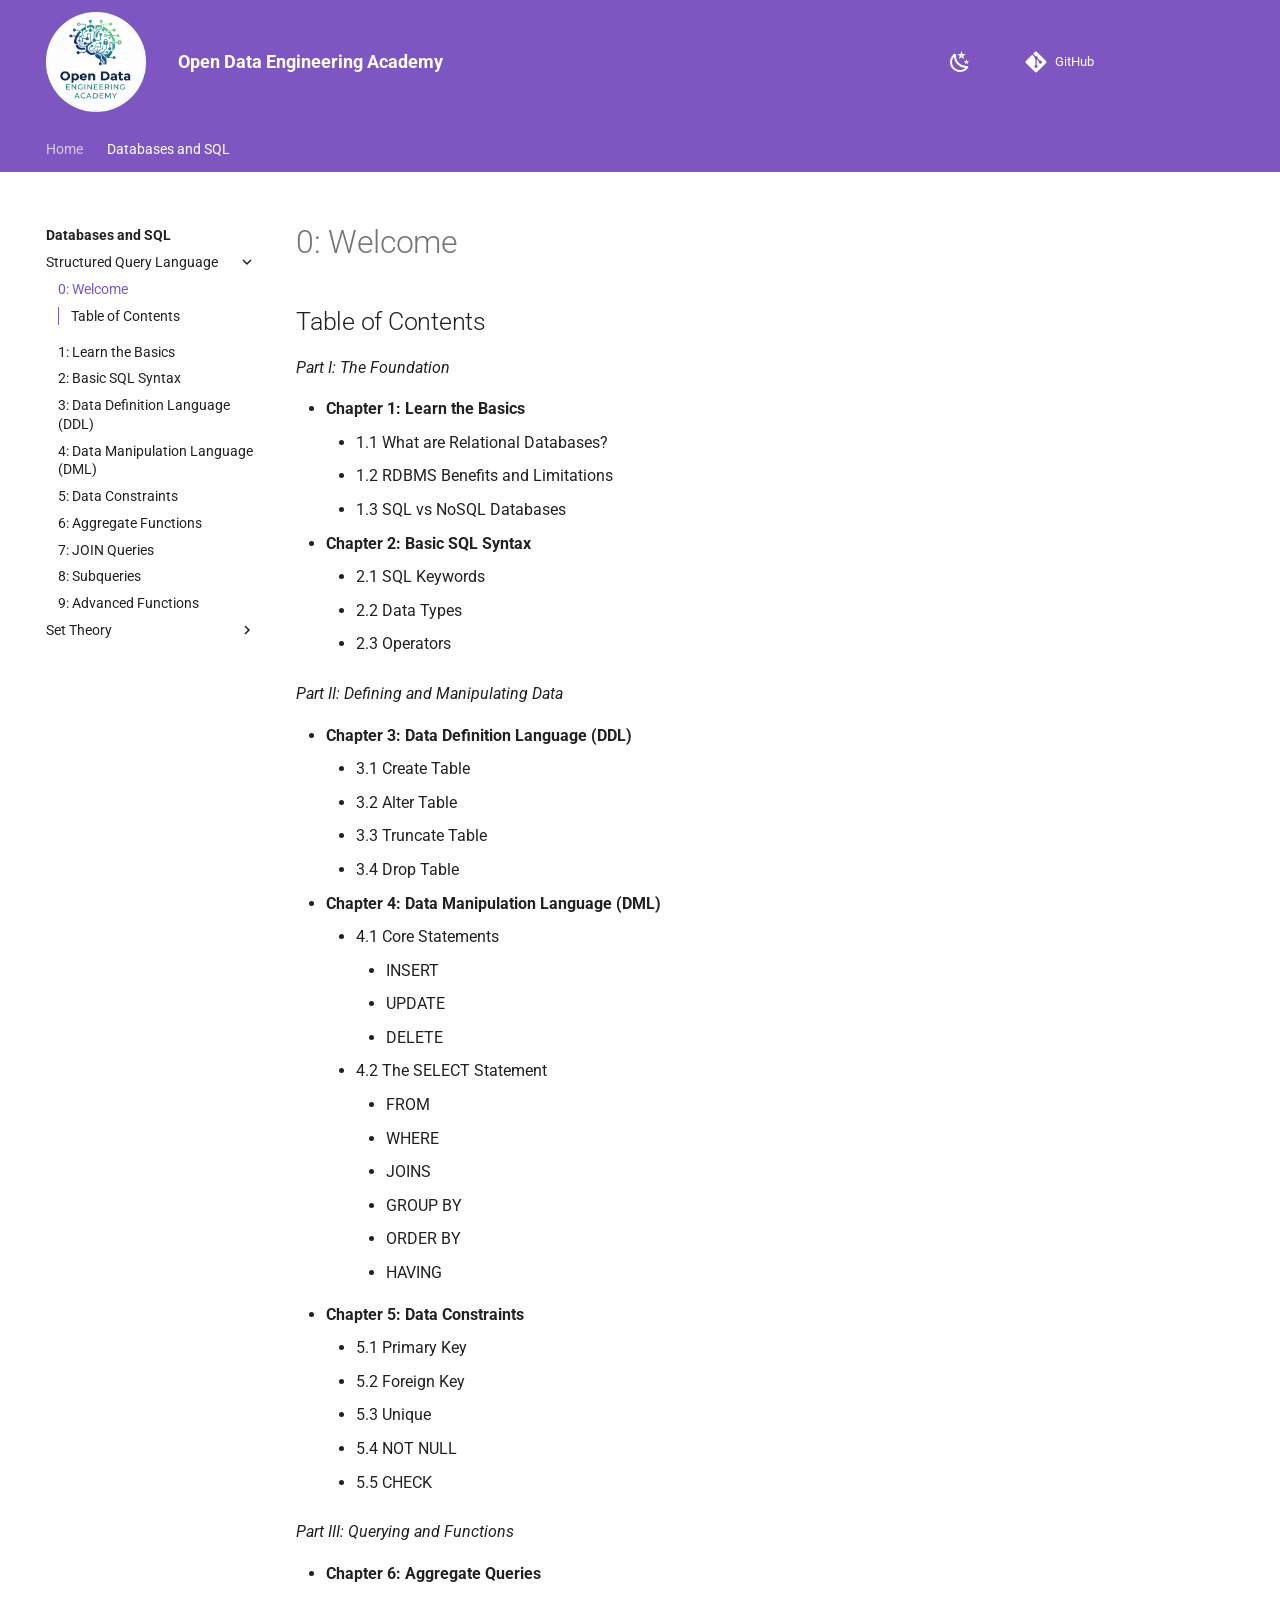
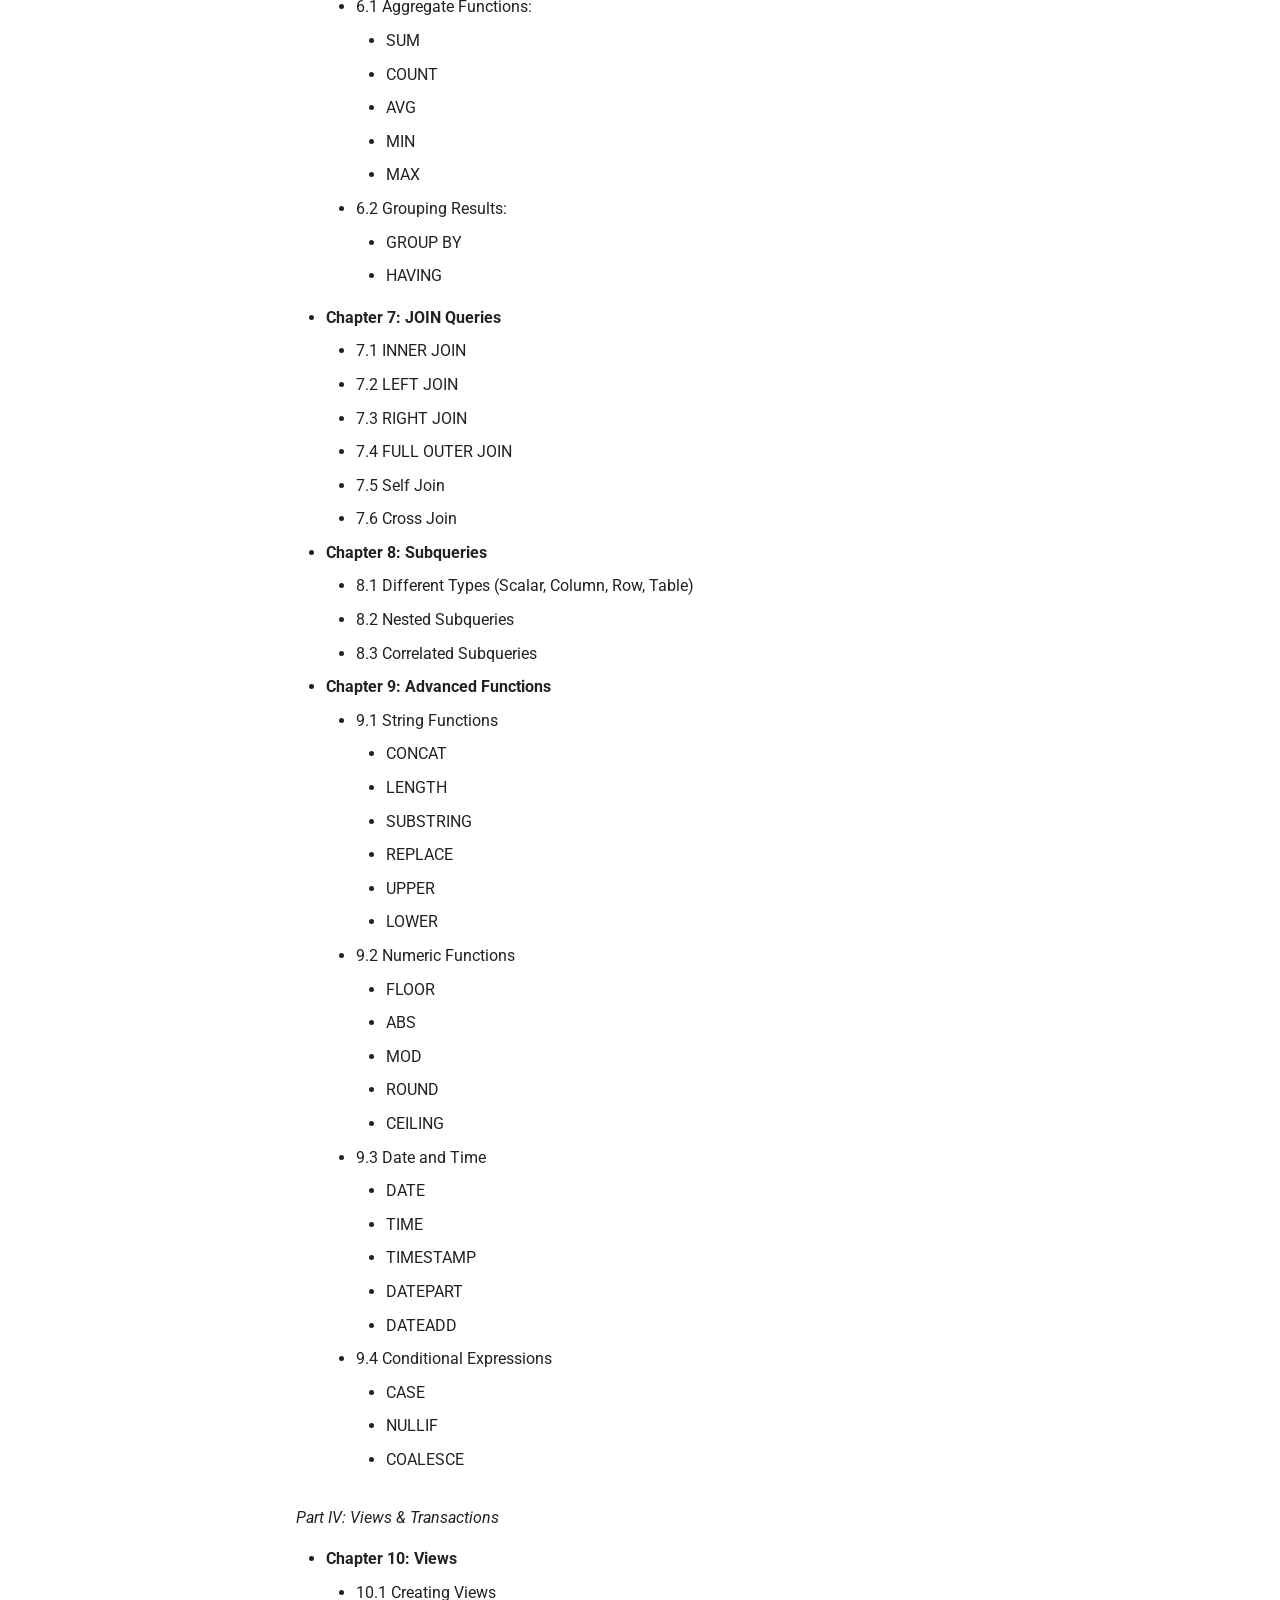
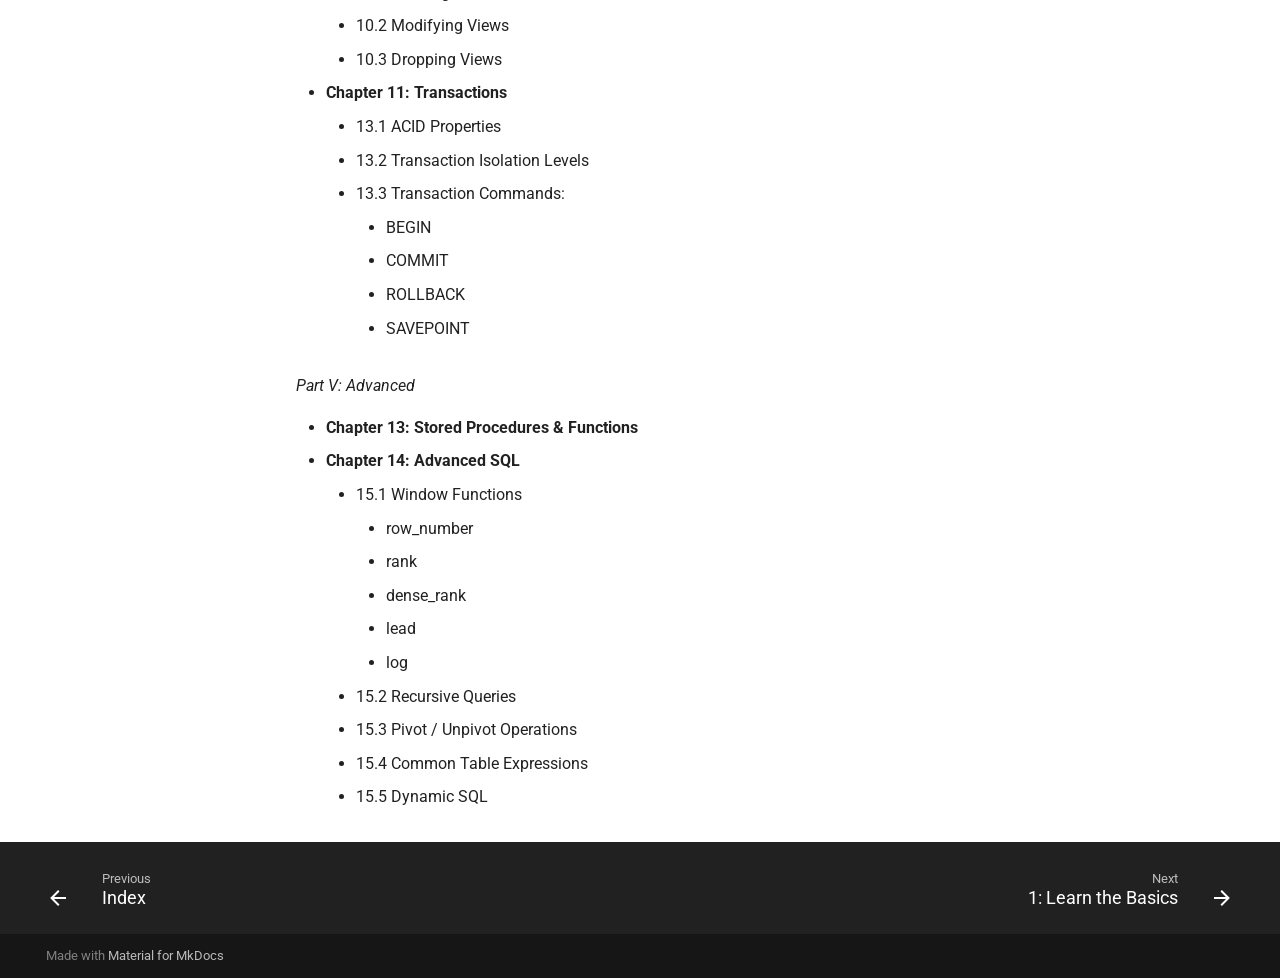
<file: databases_and_sql/structured_query_language/0_table_of_contents/index.html>
<!doctype html>
<html lang="en" class="no-js">
  <head>
    
      <meta charset="utf-8">
      <meta name="viewport" content="width=device-width,initial-scale=1">
      
      
      
        <link rel="canonical" href="https://yourusername.github.io/data-engineering-bootcamp/databases_and_sql/structured_query_language/0_table_of_contents/">
      
      
        <link rel="prev" href="../../">
      
      
        <link rel="next" href="../1_learn_the_basics/">
      
      
        
      
      
      <link rel="icon" href="../../../material/database">
      <meta name="generator" content="mkdocs-1.6.1, mkdocs-material-9.7.1">
    
    
      
        <title>0: Welcome - Open Data Engineering Academy</title>
      
    
    
      <link rel="stylesheet" href="../../../assets/stylesheets/main.484c7ddc.min.css">
      
        
        <link rel="stylesheet" href="../../../assets/stylesheets/palette.ab4e12ef.min.css">
      
      


    
    
      
    
    
      
        
        
        <link rel="preconnect" href="https://fonts.gstatic.com" crossorigin>
        <link rel="stylesheet" href="https://fonts.googleapis.com/css?family=Roboto:300,300i,400,400i,700,700i%7CRoboto+Mono:400,400i,700,700i&display=fallback">
        <style>:root{--md-text-font:"Roboto";--md-code-font:"Roboto Mono"}</style>
      
    
    
      <link rel="stylesheet" href="../../../stylesheets/extra.css">
    
    <script>__md_scope=new URL("../../..",location),__md_hash=e=>[...e].reduce(((e,_)=>(e<<5)-e+_.charCodeAt(0)),0),__md_get=(e,_=localStorage,t=__md_scope)=>JSON.parse(_.getItem(t.pathname+"."+e)),__md_set=(e,_,t=localStorage,a=__md_scope)=>{try{t.setItem(a.pathname+"."+e,JSON.stringify(_))}catch(e){}}</script>
    
      

    
    
  </head>
  
  
    
    
      
    
    
    
    
    <body dir="ltr" data-md-color-scheme="default" data-md-color-primary="deep-purple" data-md-color-accent="purple">
  
    
    <input class="md-toggle" data-md-toggle="drawer" type="checkbox" id="__drawer" autocomplete="off">
    <input class="md-toggle" data-md-toggle="search" type="checkbox" id="__search" autocomplete="off">
    <label class="md-overlay" for="__drawer"></label>
    <div data-md-component="skip">
      
        
        <a href="#table-of-contents" class="md-skip">
          Skip to content
        </a>
      
    </div>
    <div data-md-component="announce">
      
    </div>
    
    
      

<header class="md-header" data-md-component="header">
  <nav class="md-header__inner md-grid" aria-label="Header">
    <a href="../../.." title="Open Data Engineering Academy" class="md-header__button md-logo" aria-label="Open Data Engineering Academy" data-md-component="logo">
      
  <img src="../../../assets/odea.png" alt="logo">

    </a>
    <label class="md-header__button md-icon" for="__drawer">
      
      <svg xmlns="http://www.w3.org/2000/svg" viewBox="0 0 24 24"><path d="M3 6h18v2H3zm0 5h18v2H3zm0 5h18v2H3z"/></svg>
    </label>
    <div class="md-header__title" data-md-component="header-title">
      <div class="md-header__ellipsis">
        <div class="md-header__topic">
          <span class="md-ellipsis">
            Open Data Engineering Academy
          </span>
        </div>
        <div class="md-header__topic" data-md-component="header-topic">
          <span class="md-ellipsis">
            
              0: Welcome
            
          </span>
        </div>
      </div>
    </div>
    
      
        <form class="md-header__option" data-md-component="palette">
  
    
    
    
    <input class="md-option" data-md-color-media="" data-md-color-scheme="default" data-md-color-primary="deep-purple" data-md-color-accent="purple"  aria-label="Switch to Dark Mode"  type="radio" name="__palette" id="__palette_0">
    
      <label class="md-header__button md-icon" title="Switch to Dark Mode" for="__palette_1" hidden>
        <svg xmlns="http://www.w3.org/2000/svg" viewBox="0 0 24 24"><path d="m17.75 4.09-2.53 1.94.91 3.06-2.63-1.81-2.63 1.81.91-3.06-2.53-1.94L12.44 4l1.06-3 1.06 3zm3.5 6.91-1.64 1.25.59 1.98-1.7-1.17-1.7 1.17.59-1.98L15.75 11l2.06-.05L18.5 9l.69 1.95zm-2.28 4.95c.83-.08 1.72 1.1 1.19 1.85-.32.45-.66.87-1.08 1.27C15.17 23 8.84 23 4.94 19.07c-3.91-3.9-3.91-10.24 0-14.14.4-.4.82-.76 1.27-1.08.75-.53 1.93.36 1.85 1.19-.27 2.86.69 5.83 2.89 8.02a9.96 9.96 0 0 0 8.02 2.89m-1.64 2.02a12.08 12.08 0 0 1-7.8-3.47c-2.17-2.19-3.33-5-3.49-7.82-2.81 3.14-2.7 7.96.31 10.98 3.02 3.01 7.84 3.12 10.98.31"/></svg>
      </label>
    
  
    
    
    
    <input class="md-option" data-md-color-media="" data-md-color-scheme="slate" data-md-color-primary="deep-purple" data-md-color-accent="purple"  aria-label="Switch to Light Mode"  type="radio" name="__palette" id="__palette_1">
    
      <label class="md-header__button md-icon" title="Switch to Light Mode" for="__palette_0" hidden>
        <svg xmlns="http://www.w3.org/2000/svg" viewBox="0 0 24 24"><path d="M12 7a5 5 0 0 1 5 5 5 5 0 0 1-5 5 5 5 0 0 1-5-5 5 5 0 0 1 5-5m0 2a3 3 0 0 0-3 3 3 3 0 0 0 3 3 3 3 0 0 0 3-3 3 3 0 0 0-3-3m0-7 2.39 3.42C13.65 5.15 12.84 5 12 5s-1.65.15-2.39.42zM3.34 7l4.16-.35A7.2 7.2 0 0 0 5.94 8.5c-.44.74-.69 1.5-.83 2.29zm.02 10 1.76-3.77a7.131 7.131 0 0 0 2.38 4.14zM20.65 7l-1.77 3.79a7.02 7.02 0 0 0-2.38-4.15zm-.01 10-4.14.36c.59-.51 1.12-1.14 1.54-1.86.42-.73.69-1.5.83-2.29zM12 22l-2.41-3.44c.74.27 1.55.44 2.41.44.82 0 1.63-.17 2.37-.44z"/></svg>
      </label>
    
  
</form>
      
    
    
      <script>var palette=__md_get("__palette");if(palette&&palette.color){if("(prefers-color-scheme)"===palette.color.media){var media=matchMedia("(prefers-color-scheme: light)"),input=document.querySelector(media.matches?"[data-md-color-media='(prefers-color-scheme: light)']":"[data-md-color-media='(prefers-color-scheme: dark)']");palette.color.media=input.getAttribute("data-md-color-media"),palette.color.scheme=input.getAttribute("data-md-color-scheme"),palette.color.primary=input.getAttribute("data-md-color-primary"),palette.color.accent=input.getAttribute("data-md-color-accent")}for(var[key,value]of Object.entries(palette.color))document.body.setAttribute("data-md-color-"+key,value)}</script>
    
    
    
    
      <div class="md-header__source">
        <a href="https://github.com/mckenzie-andrew/odea" title="Go to repository" class="md-source" data-md-component="source">
  <div class="md-source__icon md-icon">
    
    <svg xmlns="http://www.w3.org/2000/svg" viewBox="0 0 448 512"><!--! Font Awesome Free 7.1.0 by @fontawesome - https://fontawesome.com License - https://fontawesome.com/license/free (Icons: CC BY 4.0, Fonts: SIL OFL 1.1, Code: MIT License) Copyright 2025 Fonticons, Inc.--><path d="M439.6 236.1 244 40.5c-5.4-5.5-12.8-8.5-20.4-8.5s-15 3-20.4 8.4L162.5 81l51.5 51.5c27.1-9.1 52.7 16.8 43.4 43.7l49.7 49.7c34.2-11.8 61.2 31 35.5 56.7-26.5 26.5-70.2-2.9-56-37.3L240.3 199v121.9c25.3 12.5 22.3 41.8 9.1 55-6.4 6.4-15.2 10.1-24.3 10.1s-17.8-3.6-24.3-10.1c-17.6-17.6-11.1-46.9 11.2-56v-123c-20.8-8.5-24.6-30.7-18.6-45L142.6 101 8.5 235.1C3 240.6 0 247.9 0 255.5s3 15 8.5 20.4l195.6 195.7c5.4 5.4 12.7 8.4 20.4 8.4s15-3 20.4-8.4l194.7-194.7c5.4-5.4 8.4-12.8 8.4-20.4s-3-15-8.4-20.4"/></svg>
  </div>
  <div class="md-source__repository">
    GitHub
  </div>
</a>
      </div>
    
  </nav>
  
</header>
    
    <div class="md-container" data-md-component="container">
      
      
  
  <nav id="quiz-progress-mobile" class="quiz-progress-mobile md-nav" aria-label="Quiz Progress" style="display: none;">
    <!-- mkdocs-quiz progress sidebar (mobile) -->
    <div class="quiz-progress-bar">
      <div class="quiz-progress-bar-incorrect" style="width: 0%"></div>
      <div class="quiz-progress-bar-correct" style="width: 0%"></div>
    </div>
    <div data-md-component="quiz-progress">
        <div class="quiz-correct-reset">
          <span class="md-ellipsis">
            <span data-quiz-translate="Answered:">Answered:</span> <span class="quiz-progress-answered">0</span> / <span class="quiz-progress-total">0</span>
          </span>
          <span class="md-ellipsis">
            <span data-quiz-translate="Correct:">Correct:</span> <span class="quiz-progress-score">0</span> / <span class="quiz-progress-score-total">0</span>
          </span>
          <a href="#" class="quiz-reset-all-link" style="color: var(--md-primary-fg-color); text-decoration: none;">
            <span data-quiz-translate="Reset">Reset</span>
          </a>
        </div>
    </div>
  </nav>

  
  
        
          
            
<nav class="md-tabs" aria-label="Tabs" data-md-component="tabs">
  <div class="md-grid">
    <ul class="md-tabs__list">
      
        
  
  
  
  
    <li class="md-tabs__item">
      <a href="../../.." class="md-tabs__link">
        
  
  
    
  
  Home

      </a>
    </li>
  

      
        
  
  
  
    
  
  
    
    
      <li class="md-tabs__item md-tabs__item--active">
        <a href="../../" class="md-tabs__link">
          
  
  
    
  
  Databases and SQL

        </a>
      </li>
    
  

      
    </ul>
  </div>
</nav>
          
        
      

      <main class="md-main" data-md-component="main">
        <div class="md-main__inner md-grid">
          
  
  
            
              
              <div class="md-sidebar md-sidebar--primary" data-md-component="sidebar" data-md-type="navigation" >
                <div class="md-sidebar__scrollwrap">
                  <div class="md-sidebar__inner">
                    


  


  

<nav class="md-nav md-nav--primary md-nav--lifted md-nav--integrated" aria-label="Navigation" data-md-level="0">
  <label class="md-nav__title" for="__drawer">
    <a href="../../.." title="Open Data Engineering Academy" class="md-nav__button md-logo" aria-label="Open Data Engineering Academy" data-md-component="logo">
      
  <img src="../../../assets/odea.png" alt="logo">

    </a>
    Open Data Engineering Academy
  </label>
  
    <div class="md-nav__source">
      <a href="https://github.com/mckenzie-andrew/odea" title="Go to repository" class="md-source" data-md-component="source">
  <div class="md-source__icon md-icon">
    
    <svg xmlns="http://www.w3.org/2000/svg" viewBox="0 0 448 512"><!--! Font Awesome Free 7.1.0 by @fontawesome - https://fontawesome.com License - https://fontawesome.com/license/free (Icons: CC BY 4.0, Fonts: SIL OFL 1.1, Code: MIT License) Copyright 2025 Fonticons, Inc.--><path d="M439.6 236.1 244 40.5c-5.4-5.5-12.8-8.5-20.4-8.5s-15 3-20.4 8.4L162.5 81l51.5 51.5c27.1-9.1 52.7 16.8 43.4 43.7l49.7 49.7c34.2-11.8 61.2 31 35.5 56.7-26.5 26.5-70.2-2.9-56-37.3L240.3 199v121.9c25.3 12.5 22.3 41.8 9.1 55-6.4 6.4-15.2 10.1-24.3 10.1s-17.8-3.6-24.3-10.1c-17.6-17.6-11.1-46.9 11.2-56v-123c-20.8-8.5-24.6-30.7-18.6-45L142.6 101 8.5 235.1C3 240.6 0 247.9 0 255.5s3 15 8.5 20.4l195.6 195.7c5.4 5.4 12.7 8.4 20.4 8.4s15-3 20.4-8.4l194.7-194.7c5.4-5.4 8.4-12.8 8.4-20.4s-3-15-8.4-20.4"/></svg>
  </div>
  <div class="md-source__repository">
    GitHub
  </div>
</a>
    </div>
  
  <ul class="md-nav__list" data-md-scrollfix>
    
      
      
  
  
  
  
    <li class="md-nav__item">
      <a href="../../.." class="md-nav__link">
        
  
  
  <span class="md-ellipsis">
    
  
    Home
  

    
  </span>
  
  

      </a>
    </li>
  

    
      
      
  
  
    
  
  
  
    
    
      
        
          
        
      
        
      
        
      
    
    
    
      
        
        
      
      
    
    
    <li class="md-nav__item md-nav__item--active md-nav__item--section md-nav__item--nested">
      
        
        
        <input class="md-nav__toggle md-toggle " type="checkbox" id="__nav_2" checked>
        
          
          <div class="md-nav__link md-nav__container">
            <a href="../../" class="md-nav__link ">
              
  
  
  <span class="md-ellipsis">
    
  
    Databases and SQL
  

    
  </span>
  
  

            </a>
            
              
              <label class="md-nav__link " for="__nav_2" id="__nav_2_label" tabindex="">
                <span class="md-nav__icon md-icon"></span>
              </label>
            
          </div>
        
        <nav class="md-nav" data-md-level="1" aria-labelledby="__nav_2_label" aria-expanded="true">
          <label class="md-nav__title" for="__nav_2">
            <span class="md-nav__icon md-icon"></span>
            
  
    Databases and SQL
  

          </label>
          <ul class="md-nav__list" data-md-scrollfix>
            
              
            
              
                
  
  
    
  
  
  
    
    
      
        
      
        
      
        
      
        
      
        
      
        
      
        
      
        
      
        
      
        
      
    
    
    
      
      
    
    
    <li class="md-nav__item md-nav__item--active md-nav__item--nested">
      
        
        
        <input class="md-nav__toggle md-toggle " type="checkbox" id="__nav_2_2" checked>
        
          
          <label class="md-nav__link" for="__nav_2_2" id="__nav_2_2_label" tabindex="0">
            
  
  
  <span class="md-ellipsis">
    
  
    Structured Query Language
  

    
  </span>
  
  

            <span class="md-nav__icon md-icon"></span>
          </label>
        
        <nav class="md-nav" data-md-level="2" aria-labelledby="__nav_2_2_label" aria-expanded="true">
          <label class="md-nav__title" for="__nav_2_2">
            <span class="md-nav__icon md-icon"></span>
            
  
    Structured Query Language
  

          </label>
          <ul class="md-nav__list" data-md-scrollfix>
            
              
                
  
  
    
  
  
  
    <li class="md-nav__item md-nav__item--active">
      
      <input class="md-nav__toggle md-toggle" type="checkbox" id="__toc">
      
      
      
        <label class="md-nav__link md-nav__link--active" for="__toc">
          
  
  
  <span class="md-ellipsis">
    
  
    0: Welcome
  

    
  </span>
  
  

          <span class="md-nav__icon md-icon"></span>
        </label>
      
      <a href="./" class="md-nav__link md-nav__link--active">
        
  
  
  <span class="md-ellipsis">
    
  
    0: Welcome
  

    
  </span>
  
  

      </a>
      
        

<nav class="md-nav md-nav--secondary" aria-label="Table of contents">
  
  
  
  
    <label class="md-nav__title" for="__toc">
      <span class="md-nav__icon md-icon"></span>
      Table of contents
    </label>
    <ul class="md-nav__list" data-md-component="toc" data-md-scrollfix>
      
        <li class="md-nav__item">
  <a href="#table-of-contents" class="md-nav__link">
    <span class="md-ellipsis">
      
        Table of Contents
      
    </span>
  </a>
  
</li>
      
    </ul>
  
</nav>
      
    </li>
  

              
            
              
                
  
  
  
  
    <li class="md-nav__item">
      <a href="../1_learn_the_basics/" class="md-nav__link">
        
  
  
  <span class="md-ellipsis">
    
  
    1: Learn the Basics
  

    
  </span>
  
  

      </a>
    </li>
  

              
            
              
                
  
  
  
  
    <li class="md-nav__item">
      <a href="../2_basic_sql_syntax/" class="md-nav__link">
        
  
  
  <span class="md-ellipsis">
    
  
    2: Basic SQL Syntax
  

    
  </span>
  
  

      </a>
    </li>
  

              
            
              
                
  
  
  
  
    <li class="md-nav__item">
      <a href="../3_data_definition_language/" class="md-nav__link">
        
  
  
  <span class="md-ellipsis">
    
  
    3: Data Definition Language (DDL)
  

    
  </span>
  
  

      </a>
    </li>
  

              
            
              
                
  
  
  
  
    <li class="md-nav__item">
      <a href="../4_data_manipulation_language/" class="md-nav__link">
        
  
  
  <span class="md-ellipsis">
    
  
    4: Data Manipulation Language (DML)
  

    
  </span>
  
  

      </a>
    </li>
  

              
            
              
                
  
  
  
  
    <li class="md-nav__item">
      <a href="../5_data_constraints/" class="md-nav__link">
        
  
  
  <span class="md-ellipsis">
    
  
    5: Data Constraints
  

    
  </span>
  
  

      </a>
    </li>
  

              
            
              
                
  
  
  
  
    <li class="md-nav__item">
      <a href="../6_aggregate_functions/" class="md-nav__link">
        
  
  
  <span class="md-ellipsis">
    
  
    6: Aggregate Functions
  

    
  </span>
  
  

      </a>
    </li>
  

              
            
              
                
  
  
  
  
    <li class="md-nav__item">
      <a href="../7_join_queries/" class="md-nav__link">
        
  
  
  <span class="md-ellipsis">
    
  
    7: JOIN Queries
  

    
  </span>
  
  

      </a>
    </li>
  

              
            
              
                
  
  
  
  
    <li class="md-nav__item">
      <a href="../8_subqueries/" class="md-nav__link">
        
  
  
  <span class="md-ellipsis">
    
  
    8: Subqueries
  

    
  </span>
  
  

      </a>
    </li>
  

              
            
              
                
  
  
  
  
    <li class="md-nav__item">
      <a href="../9_advanced_functions/" class="md-nav__link">
        
  
  
  <span class="md-ellipsis">
    
  
    9: Advanced Functions
  

    
  </span>
  
  

      </a>
    </li>
  

              
            
          </ul>
        </nav>
      
    </li>
  

              
            
              
                
  
  
  
  
    
    
      
        
      
    
    
    
      
      
    
    
    <li class="md-nav__item md-nav__item--nested">
      
        
        
        <input class="md-nav__toggle md-toggle " type="checkbox" id="__nav_2_3" >
        
          
          <label class="md-nav__link" for="__nav_2_3" id="__nav_2_3_label" tabindex="0">
            
  
  
  <span class="md-ellipsis">
    
  
    Set Theory
  

    
  </span>
  
  

            <span class="md-nav__icon md-icon"></span>
          </label>
        
        <nav class="md-nav" data-md-level="2" aria-labelledby="__nav_2_3_label" aria-expanded="false">
          <label class="md-nav__title" for="__nav_2_3">
            <span class="md-nav__icon md-icon"></span>
            
  
    Set Theory
  

          </label>
          <ul class="md-nav__list" data-md-scrollfix>
            
              
                
  
  
  
  
    <li class="md-nav__item">
      <a href="../../set_theory/0_table_of_contents/" class="md-nav__link">
        
  
  
  <span class="md-ellipsis">
    
  
    0: Welcome
  

    
  </span>
  
  

      </a>
    </li>
  

              
            
          </ul>
        </nav>
      
    </li>
  

              
            
          </ul>
        </nav>
      
    </li>
  

    
  </ul>
</nav>
                  </div>
                </div>
              </div>
            
            
          

  
  <div id="quiz-progress-sidebar" aria-label="Quiz Progress" style="display: none;">
    <!-- mkdocs-quiz progress sidebar (desktop) -->
    <label class="md-nav__title">
      <span class="md-nav__icon md-icon"></span>
      <span data-quiz-translate="Quiz Progress">Quiz Progress</span>
    </label>
    <ul class="md-nav__list" data-md-component="quiz-progress">
      <li class="md-nav__item">
        <div class="md-nav__link">
          <span class="md-ellipsis">
            <span data-quiz-translate="Answered:">Answered:</span> <span class="quiz-progress-answered">0</span> / <span class="quiz-progress-total">0</span> (<span class="quiz-progress-answered-percentage">0%</span>)
          </span>
        </div>
      </li>
      <li class="md-nav__item">
        <div class="md-nav__link">
          <div class="quiz-progress-bar">
            <div class="quiz-progress-bar-incorrect" style="width: 0%"></div>
            <div class="quiz-progress-bar-correct" style="width: 0%"></div>
          </div>
        </div>
      </li>
      <li class="md-nav__item">
        <div class="md-nav__link quiz-correct-reset">
          <span class="md-ellipsis">
            <span data-quiz-translate="Correct:">Correct:</span> <span class="quiz-progress-score">0</span> / <span class="quiz-progress-score-total">0</span> (<span class="quiz-progress-score-percentage">0%</span>)
          </span>
          <a href="#" class="quiz-reset-all-link" style="color: var(--md-primary-fg-color); text-decoration: none;">
            <span data-quiz-translate="Reset">Reset</span>
          </a>
        </div>
      </li>
    </ul>
  </div>

          
            <div class="md-content" data-md-component="content">
              
              <article class="md-content__inner md-typeset">
                
                  


  
  


  <h1>0: Welcome</h1>

<h2 id="table-of-contents">Table of Contents</h2>
<p><em>Part I: The Foundation</em></p>
<ul>
<li><strong>Chapter 1: Learn the Basics</strong> <ul>
<li>1.1 What are Relational Databases? </li>
<li>1.2 RDBMS Benefits and Limitations </li>
<li>1.3 SQL vs NoSQL Databases </li>
</ul>
</li>
<li><strong>Chapter 2: Basic SQL Syntax</strong><ul>
<li>2.1 SQL Keywords</li>
<li>2.2 Data Types</li>
<li>2.3 Operators </li>
</ul>
</li>
</ul>
<p><em>Part II: Defining and Manipulating Data</em></p>
<ul>
<li><strong>Chapter 3: Data Definition Language (DDL)</strong> <ul>
<li>3.1 Create Table </li>
<li>3.2 Alter Table </li>
<li>3.3 Truncate Table </li>
<li>3.4 Drop Table </li>
</ul>
</li>
<li><strong>Chapter 4: Data Manipulation Language (DML)</strong><ul>
<li>4.1 Core Statements<ul>
<li>INSERT</li>
<li>UPDATE</li>
<li>DELETE </li>
</ul>
</li>
<li>4.2 The SELECT Statement <ul>
<li>FROM </li>
<li>WHERE</li>
<li>JOINS</li>
<li>GROUP BY</li>
<li>ORDER BY</li>
<li>HAVING </li>
</ul>
</li>
</ul>
</li>
<li><strong>Chapter 5: Data Constraints</strong><ul>
<li>5.1 Primary Key</li>
<li>5.2 Foreign Key </li>
<li>5.3 Unique </li>
<li>5.4 NOT NULL </li>
<li>5.5 CHECK </li>
</ul>
</li>
</ul>
<p><em>Part III: Querying and Functions</em></p>
<ul>
<li><strong>Chapter 6: Aggregate Queries</strong><ul>
<li>6.1 Aggregate Functions:<ul>
<li>SUM </li>
<li>COUNT </li>
<li>AVG </li>
<li>MIN </li>
<li>MAX </li>
</ul>
</li>
<li>6.2 Grouping Results:<ul>
<li>GROUP BY </li>
<li>HAVING</li>
</ul>
</li>
</ul>
</li>
<li><strong>Chapter 7: JOIN Queries</strong><ul>
<li>7.1 INNER JOIN </li>
<li>7.2 LEFT JOIN </li>
<li>7.3 RIGHT JOIN </li>
<li>7.4 FULL OUTER JOIN </li>
<li>7.5 Self Join </li>
<li>7.6 Cross Join </li>
</ul>
</li>
<li><strong>Chapter 8: Subqueries</strong><ul>
<li>8.1 Different Types (Scalar, Column, Row, Table) </li>
<li>8.2 Nested Subqueries </li>
<li>8.3 Correlated Subqueries </li>
</ul>
</li>
<li><strong>Chapter 9: Advanced Functions</strong><ul>
<li>9.1 String Functions<ul>
<li>CONCAT</li>
<li>LENGTH </li>
<li>SUBSTRING </li>
<li>REPLACE </li>
<li>UPPER </li>
<li>LOWER </li>
</ul>
</li>
<li>9.2 Numeric Functions <ul>
<li>FLOOR </li>
<li>ABS </li>
<li>MOD </li>
<li>ROUND </li>
<li>CEILING </li>
</ul>
</li>
<li>9.3 Date and Time <ul>
<li>DATE </li>
<li>TIME </li>
<li>TIMESTAMP </li>
<li>DATEPART </li>
<li>DATEADD </li>
</ul>
</li>
<li>9.4 Conditional Expressions <ul>
<li>CASE </li>
<li>NULLIF </li>
<li>COALESCE </li>
</ul>
</li>
</ul>
</li>
</ul>
<p><em>Part IV: Views &amp; Transactions</em></p>
<ul>
<li><strong>Chapter 10: Views</strong><ul>
<li>10.1 Creating Views </li>
<li>10.2 Modifying Views </li>
<li>10.3 Dropping Views </li>
</ul>
</li>
<li><strong>Chapter 11: Transactions</strong><ul>
<li>13.1 ACID Properties </li>
<li>13.2 Transaction Isolation Levels </li>
<li>13.3 Transaction Commands:<ul>
<li>BEGIN</li>
<li>COMMIT</li>
<li>ROLLBACK</li>
<li>SAVEPOINT </li>
</ul>
</li>
</ul>
</li>
</ul>
<p><em>Part V: Advanced</em></p>
<ul>
<li><strong>Chapter 13: Stored Procedures &amp; Functions</strong></li>
<li><strong>Chapter 14: Advanced SQL</strong><ul>
<li>15.1 Window Functions<ul>
<li>row_number </li>
<li>rank </li>
<li>dense_rank </li>
<li>lead </li>
<li>log </li>
</ul>
</li>
<li>15.2 Recursive Queries </li>
<li>15.3 Pivot / Unpivot Operations </li>
<li>15.4 Common Table Expressions </li>
<li>15.5 Dynamic SQL </li>
</ul>
</li>
</ul><style type="text/css">.quiz {
  border: 1px solid black;
  padding: 1rem;
  margin: 1rem 0;
  position: relative;
}
/* Set margin-top of first quiz child (skip the header link) */
.quiz > .quiz-question:first-of-type {
  margin-top: 0;
}
/* Remove top margin from first element inside quiz-question */
.quiz-question > *:first-child {
  margin-top: 0;
}
.hidden {
  display: none;
}

form button {
  background-color: var(--md-primary-fg-color);
  border: none;
  color: var(--md-primary-bg-color);
  padding: 0.5rem 1rem;
  text-align: center;
  text-decoration: none;
  display: inline-block;
  font-size: 0.8rem;
  cursor: pointer;
  transition:
    opacity 0.2s,
    background-color 0.2s;
}

form button:hover:not(:disabled) {
  opacity: 0.9;
}

form button:disabled {
  background-color: var(--md-default-fg-color--lighter, #ccc);
  color: var(--md-default-fg-color--light, #666);
  cursor: not-allowed;
  opacity: 0.6;
}

.wrong label,
.wrong label * {
  color: #dc3545;
}
.correct label,
.correct label * {
  color: #198754;
}

fieldset {
  border: none;
  display: flex;
  flex-direction: column;
}
fieldset input {
  margin: 0 10px;
}
fieldset label {
  margin: 0 10px;
}

input[type="radio"].correct {
  accent-color: #198754;
}
input[type="radio"].wrong {
  accent-color: #dc3545;
}
.content {
  margin: 10px;
}

/* Quiz feedback message */
.quiz-feedback {
  padding: 0.75rem;
  margin: 0.5rem 0;
  border-radius: 4px;
  font-weight: 500;
}

.quiz-feedback.correct {
  background-color: #d1e7dd;
  border: 1px solid #a3cfbb;
  color: #198754;
}

.quiz-feedback.incorrect {
  background-color: #f8d7da;
  border: 1px solid #f1aeb5;
  color: #dc3545;
}

[data-md-color-scheme="slate"] .quiz-feedback.correct {
  background-color: #051b11;
  border: 1px solid #0f5132;
}

[data-md-color-scheme="slate"] .quiz-feedback.incorrect {
  background-color: #2c0b0e;
  border: 1px solid #842029;
}

/* Quiz header link styling - positioned in top right corner */
.quiz-header-link {
  position: absolute;
  top: 0.5rem;
  right: 0.5rem;
  opacity: 0;
  font-size: 1rem;
  text-decoration: none;
  color: var(--md-default-fg-color--light, #888);
  transition: opacity 0.2s;
  padding: 0.25rem 0.5rem;
}
.quiz:hover .quiz-header-link {
  opacity: 1;
}

/* Quiz number header styling */
.quiz-number {
  margin-top: 0 !important;
  margin-bottom: 0.5rem;
  font-weight: bold;
}

/* Quiz Progress Sidebar - Progress bar styling */
/* Most styling comes from Material's .md-nav classes */
#quiz-progress-sidebar {
  margin-top: 1.5rem;
}
/* if config progress_sidebar_position is top, need top padding instead of bottom */
.md-nav--secondary > #quiz-progress-sidebar:first-child {
  margin-top: 0;
  margin-bottom: 1.5rem;
}
@media screen and (min-width: 59.9375em) {
  #quiz-progress-sidebar .md-nav__list {
    border-left: 3px solid var(--md-default-fg-color--lightest);
  }
}

.quiz-progress-bar {
  width: 100%;
  height: 6px;
  background: var(--md-default-fg-color--lightest, rgba(0, 0, 0, 0.07));
  border-radius: 3px;
  overflow: hidden;
  margin: 0.2rem 0;
  display: flex;
}

.quiz-progress-bar-incorrect {
  height: 100%;
  background: rgba(244, 67, 54, 0.8);
  transition: width 0.3s ease;
}

.quiz-progress-bar-correct {
  height: 100%;
  background: #4caf50;
  transition: width 0.3s ease;
}

.quiz-correct-reset {
  display: flex;
  justify-content: space-between;
}

/* Mobile Quiz Progress Tracker */
/* Shows under navbar on mobile, hidden on desktop */
.quiz-progress-mobile {
  display: none; /* Hidden by default on desktop */
  background-color: var(--md-default-bg-color);
  border-bottom: 1px solid var(--md-default-fg-color--lightest, rgba(0, 0, 0, 0.07));
  padding: 0.8rem;
  margin: 0;
  width: 100%;
  box-sizing: border-box;
  position: sticky;
  top: 48px;
  z-index: 3; /* Below Material header (z-index: 4) but above page content */
}

/* Show mobile tracker only on small screens (mobile/tablet) */
/* Material breakpoint: up to 76.1875em (1219px) */
@media screen and (max-width: 76.1875em) {
  .quiz-progress-mobile {
    display: block;
  }
}

/* Mobile tracker styling adjustments */
.quiz-progress-mobile .md-nav__list {
  padding: 0;
  margin: 0;
  max-width: 61rem;
  margin-left: auto;
  margin-right: auto;
  padding-left: 0.8rem;
  padding-right: 0.8rem;
}

.quiz-progress-mobile .md-nav__item {
  margin: 0.3rem 0;
}

.quiz-progress-mobile .md-nav__link {
  padding: 0.2rem 0;
  font-size: 0.7rem;
  display: flex;
  align-items: center;
  justify-content: space-between;
}

.quiz-progress-mobile .quiz-progress-bar {
  margin: 0.3rem 0;
}

.quiz-progress-mobile .md-ellipsis {
  flex: 1;
}

/* Quiz Intro */
.quiz-intro {
  margin: 1rem 0;
}

.quiz-intro p {
  margin: 0 0 0.5rem 0;
}

/* Quiz Results End Screen */
.quiz-results {
  border: 1px solid black;
  padding: 1.5rem;
  margin: 2rem 0;
  background-color: var(--md-default-bg-color);
  transition: all 0.3s ease;
}

/* Progress state - subtle styling */
.quiz-results-progress {
  text-align: center;
  color: var(--md-default-fg-color--light);
}

.quiz-results-progress h3 {
  margin-top: 0;
  font-size: 1.2rem;
  font-weight: 500;
  color: var(--md-default-fg-color);
}

.quiz-results-stats,
.quiz-results-correct-stats {
  font-size: 0.95rem;
  margin: 0.5rem 0;
}

.quiz-results-answered,
.quiz-results-correct,
.quiz-results-total,
.quiz-results-percentage {
  font-weight: 600;
  color: var(--md-default-fg-color);
}

/* Complete state - bold and prominent styling */
.quiz-results-complete {
  text-align: center;
  padding: 2rem 0;
}

.quiz-results-complete.hidden {
  display: none;
}

.quiz-results-title {
  font-size: 2rem;
  font-weight: 700;
  margin: 0 0 1.5rem 0;
  color: var(--md-default-fg-color);
}

.quiz-results-score-display {
  margin: 1.5rem 0;
}

.quiz-results-score-value {
  font-size: 4rem;
  font-weight: 800;
  line-height: 1;
  display: inline-block;
  padding: 0.5rem 1rem;
  border-radius: 12px;
  transition: all 0.3s ease;
}

/* Score color coding */
.quiz-results-score-excellent {
  color: #198754;
  background-color: rgba(25, 135, 84, 0.1);
}

.quiz-results-score-good {
  color: #28a745;
  background-color: rgba(40, 167, 69, 0.1);
}

.quiz-results-score-average {
  color: #ffc107;
  background-color: rgba(255, 193, 7, 0.1);
}

.quiz-results-score-poor {
  color: #fd7e14;
  background-color: rgba(253, 126, 20, 0.1);
}

.quiz-results-score-fail {
  color: #dc3545;
  background-color: rgba(220, 53, 69, 0.1);
}

.quiz-results-message {
  font-size: 1.3rem;
  font-weight: 500;
  margin: 1rem 0 2rem 0;
  color: var(--md-default-fg-color);
}

/* Dark mode adjustments */
[data-md-color-scheme="slate"] .quiz-results-score-excellent {
  color: #4caf50;
  background-color: rgba(76, 175, 80, 0.15);
}

[data-md-color-scheme="slate"] .quiz-results-score-good {
  color: #66bb6a;
  background-color: rgba(102, 187, 106, 0.15);
}

[data-md-color-scheme="slate"] .quiz-results-score-average {
  color: #ffeb3b;
  background-color: rgba(255, 235, 59, 0.15);
}

[data-md-color-scheme="slate"] .quiz-results-score-poor {
  color: #ff9800;
  background-color: rgba(255, 152, 0, 0.15);
}

[data-md-color-scheme="slate"] .quiz-results-score-fail {
  color: #f44336;
  background-color: rgba(244, 67, 54, 0.15);
}
</style><script type="text/javascript">var JSConfetti=function(){"use strict";function t(t,e){if(!(t instanceof e))throw new TypeError("Cannot call a class as a function")}function e(t,e){for(var i=0;i<e.length;i++){var n=e[i];n.enumerable=n.enumerable||!1,n.configurable=!0,"value"in n&&(n.writable=!0),Object.defineProperty(t,n.key,n)}}function i(t,i,n){return i&&e(t.prototype,i),n&&e(t,n),t}function n(t){return+t.replace(/px/,"")}function s(t,e){var i=arguments.length>2&&void 0!==arguments[2]?arguments[2]:0,n=Math.random()*(e-t)+t;return Math.floor(n*Math.pow(10,i))/Math.pow(10,i)}function o(t){return t[s(0,t.length)]}var a=["#fcf403","#62fc03","#f4fc03","#03e7fc","#03fca5","#a503fc","#fc03ad","#fc03c2"];function r(t){return Math.log(t)/Math.log(1920)}var h=function(){function e(i){t(this,e);var n=i.initialPosition,a=i.direction,h=i.confettiRadius,c=i.confettiColors,u=i.emojis,l=i.emojiSize,d=i.canvasWidth,f=s(.9,1.7,3)*r(d);this.confettiSpeed={x:f,y:f},this.finalConfettiSpeedX=s(.2,.6,3),this.rotationSpeed=u.length?.01:s(.03,.07,3)*r(d),this.dragForceCoefficient=s(5e-4,9e-4,6),this.radius={x:h,y:h},this.initialRadius=h,this.rotationAngle="left"===a?s(0,.2,3):s(-.2,0,3),this.emojiSize=l,this.emojiRotationAngle=s(0,2*Math.PI),this.radiusYUpdateDirection="down";var m="left"===a?s(82,15)*Math.PI/180:s(-15,-82)*Math.PI/180;this.absCos=Math.abs(Math.cos(m)),this.absSin=Math.abs(Math.sin(m));var v=s(-150,0),p={x:n.x+("left"===a?-v:v)*this.absCos,y:n.y-v*this.absSin};this.currentPosition=Object.assign({},p),this.initialPosition=Object.assign({},p),this.color=u.length?null:o(c),this.emoji=u.length?o(u):null,this.createdAt=(new Date).getTime(),this.direction=a}return i(e,[{key:"draw",value:function(t){var e=this.currentPosition,i=this.radius,n=this.color,s=this.emoji,o=this.rotationAngle,a=this.emojiRotationAngle,r=this.emojiSize,h=window.devicePixelRatio;n?(t.fillStyle=n,t.beginPath(),t.ellipse(e.x*h,e.y*h,i.x*h,i.y*h,o,0,2*Math.PI),t.fill()):s&&(t.font="".concat(r,"px serif"),t.save(),t.translate(h*e.x,h*e.y),t.rotate(a),t.textAlign="center",t.fillText(s,0,0),t.restore())}},{key:"updatePosition",value:function(t,e){var i=this.confettiSpeed,n=this.dragForceCoefficient,s=this.finalConfettiSpeedX,o=this.radiusYUpdateDirection,a=this.rotationSpeed,r=this.createdAt,h=this.direction,c=e-r;i.x>s&&(this.confettiSpeed.x-=n*t),this.currentPosition.x+=i.x*("left"===h?-this.absCos:this.absCos)*t,this.currentPosition.y=this.initialPosition.y-i.y*this.absSin*c+.00125*Math.pow(c,2)/2,this.rotationSpeed-=this.emoji?1e-4:1e-5*t,this.rotationSpeed<0&&(this.rotationSpeed=0),this.emoji?this.emojiRotationAngle+=this.rotationSpeed*t%(2*Math.PI):"down"===o?(this.radius.y-=t*a,this.radius.y<=0&&(this.radius.y=0,this.radiusYUpdateDirection="up")):(this.radius.y+=t*a,this.radius.y>=this.initialRadius&&(this.radius.y=this.initialRadius,this.radiusYUpdateDirection="down"))}},{key:"getIsVisibleOnCanvas",value:function(t){return this.currentPosition.y<t+100}}]),e}();function c(){var t=document.createElement("canvas");return t.style.position="fixed",t.style.width="100%",t.style.height="100%",t.style.top="0",t.style.left="0",t.style.zIndex="1000",t.style.pointerEvents="none",document.body.appendChild(t),t}function u(t){var e=t.confettiRadius,i=void 0===e?6:e,n=t.confettiNumber,s=void 0===n?t.confettiesNumber||(t.emojis?40:250):n,o=t.confettiColors,r=void 0===o?a:o,h=t.emojis,c=void 0===h?t.emojies||[]:h,u=t.emojiSize,l=void 0===u?80:u;return t.emojies&&console.error("emojies argument is deprecated, please use emojis instead"),t.confettiesNumber&&console.error("confettiesNumber argument is deprecated, please use confettiNumber instead"),{confettiRadius:i,confettiNumber:s,confettiColors:r,emojis:c,emojiSize:l}}var l=function(){function e(i){var n=this;t(this,e),this.canvasContext=i,this.shapes=[],this.promise=new Promise((function(t){return n.resolvePromise=t}))}return i(e,[{key:"getBatchCompletePromise",value:function(){return this.promise}},{key:"addShapes",value:function(){var t;(t=this.shapes).push.apply(t,arguments)}},{key:"complete",value:function(){var t;return!this.shapes.length&&(null===(t=this.resolvePromise)||void 0===t||t.call(this),!0)}},{key:"processShapes",value:function(t,e,i){var n=this,s=t.timeDelta,o=t.currentTime;this.shapes=this.shapes.filter((function(t){return t.updatePosition(s,o),t.draw(n.canvasContext),!i||t.getIsVisibleOnCanvas(e)}))}}]),e}();return function(){function e(){var i=arguments.length>0&&void 0!==arguments[0]?arguments[0]:{};t(this,e),this.activeConfettiBatches=[],this.canvas=i.canvas||c(),this.canvasContext=this.canvas.getContext("2d"),this.requestAnimationFrameRequested=!1,this.lastUpdated=(new Date).getTime(),this.iterationIndex=0,this.loop=this.loop.bind(this),requestAnimationFrame(this.loop)}return i(e,[{key:"loop",value:function(){var t,e,i,s,o;this.requestAnimationFrameRequested=!1,t=this.canvas,e=window.devicePixelRatio,i=getComputedStyle(t),s=n(i.getPropertyValue("width")),o=n(i.getPropertyValue("height")),t.setAttribute("width",(s*e).toString()),t.setAttribute("height",(o*e).toString());var a=(new Date).getTime(),r=a-this.lastUpdated,h=this.canvas.offsetHeight,c=this.iterationIndex%10==0;this.activeConfettiBatches=this.activeConfettiBatches.filter((function(t){return t.processShapes({timeDelta:r,currentTime:a},h,c),!c||!t.complete()})),this.iterationIndex++,this.queueAnimationFrameIfNeeded(a)}},{key:"queueAnimationFrameIfNeeded",value:function(t){this.requestAnimationFrameRequested||this.activeConfettiBatches.length<1||(this.requestAnimationFrameRequested=!0,this.lastUpdated=t||(new Date).getTime(),requestAnimationFrame(this.loop))}},{key:"addConfetti",value:function(){for(var t=arguments.length>0&&void 0!==arguments[0]?arguments[0]:{},e=u(t),i=e.confettiRadius,n=e.confettiNumber,s=e.confettiColors,o=e.emojis,a=e.emojiSize,r=this.canvas.getBoundingClientRect(),c=r.width,d=r.height,f=5*d/7,m={x:0,y:f},v={x:c,y:f},p=new l(this.canvasContext),y=0;y<n/2;y++){var g=new h({initialPosition:m,direction:"right",confettiRadius:i,confettiColors:s,confettiNumber:n,emojis:o,emojiSize:a,canvasWidth:c}),C=new h({initialPosition:v,direction:"left",confettiRadius:i,confettiColors:s,confettiNumber:n,emojis:o,emojiSize:a,canvasWidth:c});p.addShapes(g,C)}return this.activeConfettiBatches.push(p),this.queueAnimationFrameIfNeeded(),p.getBatchCompletePromise()}},{key:"clearCanvas",value:function(){this.activeConfettiBatches=[]}},{key:"destroyCanvas",value:function(){this.canvas.remove()}}]),e}()}();
</script><script type="text/javascript">
window.mkdocsQuizTranslations = {};
</script><script type="text/javascript">
window.mkdocsQuizConfig = {
  confetti: true,
  showProgress: true,
  progressSidebarPosition: "top"
};
</script><script type="text/javascript" defer>// Wrap everything in an IIFE to avoid variable redeclaration issues
// when Material for MkDocs instant navigation reloads the page
(function () {
  // Constants
  const STORAGE_KEY_PREFIX = "quiz_progress_";

  // Translation helper function
  function t(key, params = {}) {
    let text = window.mkdocsQuizTranslations?.[key] || key;
    // Simple template replacement for {n} and {key} style placeholders
    return text.replace(/{(\w+)}/g, (_, k) => (params[k] !== undefined ? params[k] : `{${k}}`));
  }

  // Confetti instance (will be initialized if enabled)
  let jsConfetti = null;

  // Store event listeners for cleanup
  let eventListeners = [];

  // Initialize confetti if enabled
  if (window.mkdocsQuizConfig && window.mkdocsQuizConfig.confetti) {
    if (typeof JSConfetti !== "undefined") {
      jsConfetti = new JSConfetti();
    }
  }

  // Function to move quiz progress sidebar into TOC sidebar
  // This needs to run on every page load for Material instant navigation
  function repositionSidebar() {
    // Use requestAnimationFrame to ensure DOM is ready
    requestAnimationFrame(() => {
      const sidebar = document.getElementById("quiz-progress-sidebar");
      const tocSidebar = document.querySelector(".md-sidebar--secondary .md-sidebar__inner .md-nav--secondary");

      if (sidebar && tocSidebar) {
        // Check if sidebar is already in the correct position
        // by seeing if it's already a child of tocSidebar
        if (!tocSidebar.contains(sidebar)) {
          // Get position from config (default: "top")
          const position =
            window.mkdocsQuizConfig && window.mkdocsQuizConfig.progressSidebarPosition
              ? window.mkdocsQuizConfig.progressSidebarPosition
              : "top";

          // Move sidebar based on configured position
          if (position === "bottom") {
            // Append to the end (below TOC)
            tocSidebar.appendChild(sidebar);
          } else {
            // Default: insert at the top (above TOC)
            if (tocSidebar.firstChild) {
              tocSidebar.insertBefore(sidebar, tocSidebar.firstChild);
            } else {
              tocSidebar.appendChild(sidebar);
            }
          }
        }
      }
    });
  }

  // Cleanup function to remove event listeners and prevent memory leaks
  function cleanup() {
    eventListeners.forEach(({ element, event, handler }) => {
      element.removeEventListener(event, handler);
    });
    eventListeners = [];
  }

  // Helper function to add tracked event listeners
  function addTrackedEventListener(element, event, handler) {
    element.addEventListener(event, handler);
    eventListeners.push({ element, event, handler });
  }

  // Global quiz tracker
  const quizTracker = {
    quizzes: {},
    totalQuizzes: 0,
    answeredQuizzes: 0,
    correctQuizzes: 0,

    init: function () {
      this.totalQuizzes = document.querySelectorAll(".quiz").length;
      this.loadFromStorage();
      // Initialize wasCompleted based on restored state to prevent confetti on page load
      // Only fire confetti when completing quizzes in the current session, not from localStorage
      const progress = this.getProgress();
      this.wasCompleted = progress.answered === progress.total && progress.total > 0;
      this.updateDisplay();
    },

    markQuiz: function (quizId, isCorrect, selectedValues = []) {
      const wasAnswered = !!this.quizzes[quizId];
      const wasCorrect = this.wasPreviouslyCorrect(quizId);

      if (!wasAnswered) {
        this.answeredQuizzes++;
      }

      this.quizzes[quizId] = {
        answered: true,
        correct: isCorrect,
        selectedValues: selectedValues,
      };

      if (isCorrect && !wasCorrect) {
        this.correctQuizzes++;
      } else if (!isCorrect && wasCorrect) {
        this.correctQuizzes--;
      }

      this.saveToStorage();
      this.updateDisplay();
    },

    wasPreviouslyCorrect: function (quizId) {
      return this.quizzes[quizId] && this.quizzes[quizId].correct;
    },

    resetQuiz: function (quizId) {
      if (this.quizzes[quizId]) {
        if (this.quizzes[quizId].correct) {
          this.correctQuizzes--;
        }
        this.answeredQuizzes--;
        delete this.quizzes[quizId];
        this.saveToStorage();
        this.updateDisplay();
      }
    },

    resetAllQuiz: function () {
      this.quizzes = {};
      this.answeredQuizzes = 0;
      this.correctQuizzes = 0;
      this.saveToStorage();
      this.updateDisplay();

      // Reset all quiz forms on the page
      document.querySelectorAll(".quiz").forEach((quiz) => {
        const form = quiz.querySelector("form");
        const fieldset = form.querySelector("fieldset");
        const submitButton = form.querySelector('button[type="submit"]');
        const resetButton = form.querySelector(".quiz-reset-button");
        const feedbackDiv = form.querySelector(".quiz-feedback");
        const section = quiz.querySelector("section");

        // Clear all selections
        const allInputs = fieldset.querySelectorAll('input[name="answer"]');
        allInputs.forEach((input) => {
          input.checked = false;
          input.disabled = false;
        });

        // Reset colors
        resetFieldset(fieldset);

        // Hide content section
        if (section) {
          section.classList.add("hidden");
        }

        // Hide feedback message
        feedbackDiv.classList.add("hidden");
        feedbackDiv.classList.remove("correct", "incorrect");
        feedbackDiv.textContent = "";

        // Show submit button, hide reset button
        if (submitButton) {
          submitButton.disabled = false;
          submitButton.classList.remove("hidden");
        }
        if (resetButton) {
          resetButton.classList.add("hidden");
        }
      });
    },

    getProgress: function () {
      return {
        total: this.totalQuizzes,
        answered: this.answeredQuizzes,
        correct: this.correctQuizzes,
        percentage: this.totalQuizzes > 0 ? Math.round((this.answeredQuizzes / this.totalQuizzes) * 100) : 0,
        score: this.totalQuizzes > 0 ? Math.round((this.correctQuizzes / this.totalQuizzes) * 100) : 0,
      };
    },

    saveToStorage: function () {
      try {
        const pageKey = STORAGE_KEY_PREFIX + window.location.pathname;
        const data = JSON.stringify(this.quizzes);

        // Check size limit (50KB max to prevent quota issues)
        if (data.length > 50000) {
          console.warn("Quiz progress data exceeds size limit, not saving to localStorage");
          this.showStorageWarning("Quiz progress is too large to save");
          return;
        }

        localStorage.setItem(pageKey, data);
      } catch (e) {
        // Handle quota exceeded or localStorage disabled
        console.error("Failed to save quiz progress:", e);
        this.showStorageWarning(
          "Unable to save quiz progress. Your browser may have storage disabled or quota exceeded.",
        );
      }
    },

    loadFromStorage: function () {
      try {
        const pageKey = STORAGE_KEY_PREFIX + window.location.pathname;
        const stored = localStorage.getItem(pageKey);

        if (stored) {
          // Validate size before parsing (50KB max)
          if (stored.length > 50000) {
            console.warn("Stored quiz data exceeds size limit, clearing corrupted data");
            localStorage.removeItem(pageKey);
            return;
          }

          const parsed = JSON.parse(stored);

          // Validate structure: should be an object
          if (typeof parsed !== "object" || parsed === null || Array.isArray(parsed)) {
            console.warn("Invalid quiz data structure, clearing corrupted data");
            localStorage.removeItem(pageKey);
            return;
          }

          this.quizzes = parsed;

          // Recalculate counts and validate quiz data structure
          this.answeredQuizzes = 0;
          this.correctQuizzes = 0;
          for (let key in this.quizzes) {
            const quiz = this.quizzes[key];
            // Validate each quiz entry has expected structure
            if (typeof quiz !== "object" || typeof quiz.answered !== "boolean" || typeof quiz.correct !== "boolean") {
              console.warn("Invalid quiz entry structure, clearing corrupted data");
              this.quizzes = {};
              localStorage.removeItem(pageKey);
              return;
            }

            if (quiz.answered) {
              this.answeredQuizzes++;
            }
            if (quiz.correct) {
              this.correctQuizzes++;
            }
          }
        }
      } catch (e) {
        // Handle parsing errors or localStorage unavailable
        console.error("Failed to load quiz progress:", e);
        const pageKey = STORAGE_KEY_PREFIX + window.location.pathname;
        try {
          localStorage.removeItem(pageKey); // Clear corrupted data
        } catch (cleanupError) {
          // localStorage might be completely unavailable
        }
      }
    },

    updateDisplay: function () {
      const progress = this.getProgress();
      const wasComplete = this.wasCompleted;
      const isComplete = progress.answered === progress.total && progress.total > 0;

      // Dispatch custom event for sidebar/other UI components
      window.dispatchEvent(
        new CustomEvent("quizProgressUpdate", {
          detail: progress,
        }),
      );
      // Update sidebar if it exists
      this.updateSidebar();
      // Update results div if it exists
      this.updateResultsDiv(progress, isComplete, wasComplete);

      // Track completion state
      this.wasCompleted = isComplete;
    },

    updateResultsDiv: function (progress, isComplete, wasComplete) {
      const resultsDiv = document.getElementById("quiz-results");
      if (!resultsDiv) return;

      // Update progress section
      const answeredEl = resultsDiv.querySelector(".quiz-results-answered");
      const totalEl = resultsDiv.querySelector(".quiz-results-total");
      const percentageEl = resultsDiv.querySelector(".quiz-results-percentage");
      const correctEl = resultsDiv.querySelector(".quiz-results-correct");

      if (answeredEl) answeredEl.textContent = progress.answered;
      if (totalEl) totalEl.textContent = progress.total;
      if (percentageEl) percentageEl.textContent = progress.percentage + "%";
      if (correctEl) correctEl.textContent = progress.correct;

      // Handle completion state
      const progressSection = resultsDiv.querySelector(".quiz-results-progress");
      const completeSection = resultsDiv.querySelector(".quiz-results-complete");

      if (isComplete) {
        // Hide progress, show complete
        if (progressSection) progressSection.classList.add("hidden");
        if (completeSection) {
          completeSection.classList.remove("hidden");

          // Update score display
          const scoreValue = resultsDiv.querySelector(".quiz-results-score-value");
          const scoreMessage = resultsDiv.querySelector(".quiz-results-message");

          if (scoreValue) {
            scoreValue.textContent = progress.score + "%";

            // Remove all score classes
            scoreValue.classList.remove(
              "quiz-results-score-excellent",
              "quiz-results-score-good",
              "quiz-results-score-average",
              "quiz-results-score-poor",
              "quiz-results-score-fail",
            );

            // Add appropriate score class and message
            let message = "";
            if (progress.score >= 90) {
              scoreValue.classList.add("quiz-results-score-excellent");
              message = t("Outstanding! You aced it!");
            } else if (progress.score >= 75) {
              scoreValue.classList.add("quiz-results-score-good");
              message = t("Great job! You really know your stuff!");
            } else if (progress.score >= 60) {
              scoreValue.classList.add("quiz-results-score-average");
              message = t("Good effort! Keep learning!");
            } else if (progress.score >= 40) {
              scoreValue.classList.add("quiz-results-score-poor");
              message = t("Not bad, but there's room for improvement!");
            } else {
              scoreValue.classList.add("quiz-results-score-fail");
              message = t("Better luck next time! Keep trying!");
            }

            if (scoreMessage) scoreMessage.textContent = message;
          }

          // Trigger confetti and scroll on first completion
          if (!wasComplete) {
            // Scroll to results div
            resultsDiv.scrollIntoView({ behavior: "smooth", block: "center" });

            // Fire confetti if enabled and score is good
            if (jsConfetti && progress.score >= 10) {
              setTimeout(() => {
                jsConfetti.addConfetti();
              }, 500);
            }
          }
        }
      } else {
        // Show progress, hide complete
        if (progressSection) progressSection.classList.remove("hidden");
        if (completeSection) completeSection.classList.add("hidden");
      }
    },

    updateSidebar: function () {
      // Update both desktop and mobile sidebars
      const sidebars = [
        document.getElementById("quiz-progress-sidebar"),
        document.getElementById("quiz-progress-mobile"),
      ];

      sidebars.forEach((sidebar) => {
        if (sidebar) {
          const progress = this.getProgress();

          // Update answered count
          const answeredEl = sidebar.querySelector(".quiz-progress-answered");
          if (answeredEl) {
            answeredEl.textContent = progress.answered;
          }

          // Update answered percentage - desktop only
          const answeredPercentageEl = sidebar.querySelector(".quiz-progress-answered-percentage");
          if (answeredPercentageEl && sidebar.id == "quiz-progress-sidebar") {
            answeredPercentageEl.textContent = progress.percentage + "%";
          }

          // Update all .quiz-progress-total elements
          const totalElements = sidebar.querySelectorAll(".quiz-progress-total");
          totalElements.forEach((el) => {
            el.textContent = progress.total;
          });

          // Update correct count
          const scoreEl = sidebar.querySelector(".quiz-progress-score");
          if (scoreEl) {
            scoreEl.textContent = progress.correct;
          }

          // Update correct denominator (answered count)
          const scoreTotalEl = sidebar.querySelector(".quiz-progress-score-total");
          if (scoreTotalEl) {
            scoreTotalEl.textContent = progress.answered;
          }

          // Update correct percentage (based on answered quizzes, not total) - desktop only
          const scorePercentageEl = sidebar.querySelector(".quiz-progress-score-percentage");
          if (scorePercentageEl && sidebar.id == "quiz-progress-sidebar") {
            const scorePercentage =
              progress.answered > 0 ? Math.round((progress.correct / progress.answered) * 100) : 0;
            scorePercentageEl.textContent = scorePercentage + "%";
          }

          // Update progress bars (incorrect and correct)
          const correctBar = sidebar.querySelector(".quiz-progress-bar-correct");
          const incorrectBar = sidebar.querySelector(".quiz-progress-bar-incorrect");

          if (correctBar && incorrectBar) {
            const incorrectCount = progress.answered - progress.correct;
            const correctPercentage = progress.total > 0 ? (progress.correct / progress.total) * 100 : 0;
            const incorrectPercentage = progress.total > 0 ? (incorrectCount / progress.total) * 100 : 0;

            incorrectBar.style.width = incorrectPercentage + "%";
            correctBar.style.width = correctPercentage + "%";
          }
        }
      });
    },

    createSidebar: function () {
      // Check if progress tracking is enabled
      const showProgress = window.mkdocsQuizConfig && window.mkdocsQuizConfig.showProgress !== false;

      // Only show sidebar if progress tracking is enabled and there are quizzes
      if (!showProgress || this.totalQuizzes === 0) {
        return;
      }

      // Show both desktop and mobile sidebars
      const desktopSidebar = document.getElementById("quiz-progress-sidebar");
      const mobileSidebar = document.getElementById("quiz-progress-mobile");

      if (desktopSidebar) {
        desktopSidebar.style.display = "";
      }
      if (mobileSidebar) {
        mobileSidebar.style.display = "";
      }

      // Initialize reset button event listeners
      const resetLinks = document.querySelectorAll(".quiz-reset-all-link");
      resetLinks.forEach((resetLink) => {
        const handler = (e) => {
          e.preventDefault();
          if (confirm(t("Are you sure you want to reset the quiz? This will clear your progress."))) {
            quizTracker.resetAllQuiz();
          }
        };
        addTrackedEventListener(resetLink, "click", handler);
      });

      // Update the sidebar with initial values
      this.updateSidebar();
    },

    showStorageWarning: function (message) {
      // Show a warning banner in the progress tracker if it exists
      const progressSidebar = document.getElementById("quiz-progress-sidebar");
      if (progressSidebar) {
        // Check if warning already exists
        let warningEl = progressSidebar.querySelector(".quiz-storage-warning");
        if (!warningEl) {
          warningEl = document.createElement("div");
          warningEl.className = "quiz-storage-warning";
          warningEl.style.cssText =
            "background: #fff3cd; color: #856404; padding: 8px; margin: 8px 0; border-radius: 4px; font-size: 12px; border: 1px solid #ffeaa7;";
          progressSidebar.insertBefore(warningEl, progressSidebar.firstChild);
        }
        warningEl.textContent = message;
      }
    },
  };

  // Translate template elements with data-quiz-translate attributes
  function translateTemplateElements() {
    document.querySelectorAll("[data-quiz-translate]").forEach((element) => {
      const key = element.getAttribute("data-quiz-translate");
      if (key) {
        element.textContent = t(key);
      }
    });
  }

  // Initialize results div reset button
  function initializeResultsDiv() {
    const resultsDiv = document.getElementById("quiz-results");
    if (!resultsDiv) return;

    const resetButton = resultsDiv.querySelector(".quiz-results-reset");
    if (resetButton) {
      const handler = () => {
        if (confirm(t("Are you sure you want to reset the quiz? This will clear your progress."))) {
          quizTracker.resetAllQuiz();
        }
      };
      addTrackedEventListener(resetButton, "click", handler);
    }
  }

  // Initialize intro reset buttons
  function initializeIntroResetButtons() {
    const introResetButtons = document.querySelectorAll(".quiz-intro-reset");
    introResetButtons.forEach((button) => {
      const handler = () => {
        if (confirm(t("Are you sure you want to reset the quiz? This will clear your progress."))) {
          quizTracker.resetAllQuiz();
        }
      };
      addTrackedEventListener(button, "click", handler);
    });
  }

  // Shuffle an array using Fisher-Yates algorithm
  function shuffleArray(array) {
    for (let i = array.length - 1; i > 0; i--) {
      const j = Math.floor(Math.random() * (i + 1));
      [array[i], array[j]] = [array[j], array[i]];
    }
    return array;
  }

  // Shuffle the answer elements in a fieldset
  function shuffleAnswers(fieldset) {
    const answerDivs = Array.from(fieldset.querySelectorAll(":scope > div"));
    if (answerDivs.length <= 1) return;

    // Shuffle the array of elements
    shuffleArray(answerDivs);

    // Re-append elements in shuffled order
    answerDivs.forEach((div) => fieldset.appendChild(div));
  }

  // Initialize all quiz elements on the page
  function initializeQuizzes() {
    document.querySelectorAll(".quiz").forEach((quiz) => {
      let form = quiz.querySelector("form");
      let fieldset = form.querySelector("fieldset");
      let submitButton = form.querySelector('button[type="submit"]');
      let feedbackDiv = form.querySelector(".quiz-feedback");

      // Shuffle answers if enabled (before any state restoration)
      if (quiz.hasAttribute("data-shuffle-answers")) {
        shuffleAnswers(fieldset);
      }

      // Get quiz ID from the quiz div itself
      const quizId = quiz.id;

      // Prevent anchor link from triggering page navigation/reload
      const headerLink = quiz.querySelector(".quiz-header-link");
      if (headerLink) {
        const handler = (e) => {
          // Let the browser handle the anchor navigation normally
          // This prevents Material for MkDocs from intercepting it as a page navigation
          e.stopPropagation();
        };
        addTrackedEventListener(headerLink, "click", handler);
      }

      // Create reset button (initially hidden)
      let resetButton = document.createElement("button");
      resetButton.type = "button";
      resetButton.className = "quiz-button quiz-reset-button hidden";
      resetButton.textContent = t("Try Again");
      if (submitButton) {
        submitButton.parentNode.insertBefore(resetButton, submitButton.nextSibling);
      } else {
        form.appendChild(resetButton);
      }

      // Restore quiz state from localStorage if available
      if (quizId && quizTracker.quizzes[quizId]) {
        const savedState = quizTracker.quizzes[quizId];
        const section = quiz.querySelector("section");
        const allAnswers = fieldset.querySelectorAll('input[name="answer"]');
        const correctAnswers = fieldset.querySelectorAll('input[name="answer"][correct]');

        if (savedState.answered) {
          // Restore selected answers based on saved values
          if (savedState.selectedValues && savedState.selectedValues.length > 0) {
            allAnswers.forEach((input) => {
              if (savedState.selectedValues.includes(input.value)) {
                input.checked = true;
              }
            });
          }

          if (savedState.correct) {
            // Show the content section
            section.classList.remove("hidden");

            // Only mark the correct answers in green (don't highlight wrong answers)
            allAnswers.forEach((input) => {
              if (input.hasAttribute("correct")) {
                input.parentElement.classList.add("correct");
              }
            });

            // Show correct feedback
            feedbackDiv.classList.remove("hidden", "incorrect");
            feedbackDiv.classList.add("correct");
            feedbackDiv.textContent = t("Correct answer!");

            // Disable inputs if disable-after-submit is enabled
            if (quiz.hasAttribute("data-disable-after-submit")) {
              allAnswers.forEach((input) => {
                input.disabled = true;
              });
              if (submitButton) {
                submitButton.disabled = true;
              }
              resetButton.classList.add("hidden");
            } else {
              // Show reset button, hide submit button
              resetButton.classList.remove("hidden");
              if (submitButton) {
                submitButton.classList.add("hidden");
              }
            }
          } else {
            // Restore incorrect answer state
            const selectedInputs = Array.from(allAnswers).filter((input) =>
              savedState.selectedValues.includes(input.value),
            );

            // Show the content section for incorrect answers too
            section.classList.remove("hidden");

            // Mark selected answers
            selectedInputs.forEach((input) => {
              if (input.hasAttribute("correct")) {
                input.parentElement.classList.add("correct");
              } else {
                input.parentElement.classList.add("wrong");
              }
            });

            // Show correct answers if show-correct is enabled
            if (quiz.hasAttribute("data-show-correct")) {
              correctAnswers.forEach((input) => {
                input.parentElement.classList.add("correct");
              });
            }

            // Show incorrect feedback
            feedbackDiv.classList.remove("hidden", "correct");
            feedbackDiv.classList.add("incorrect");
            const canRetry = !quiz.hasAttribute("data-disable-after-submit");
            feedbackDiv.textContent = canRetry ? t("Incorrect answer. Please try again.") : t("Incorrect answer.");

            // Disable inputs if disable-after-submit is enabled
            if (quiz.hasAttribute("data-disable-after-submit")) {
              allAnswers.forEach((input) => {
                input.disabled = true;
              });
              if (submitButton) {
                submitButton.disabled = true;
              }
              resetButton.classList.add("hidden");
            } else {
              // Show reset button, hide submit button
              resetButton.classList.remove("hidden");
              if (submitButton) {
                submitButton.classList.add("hidden");
              }
            }
          }
        }
      }

      // Auto-submit on radio button change if enabled
      if (quiz.hasAttribute("data-auto-submit")) {
        let radioButtons = fieldset.querySelectorAll('input[type="radio"]');
        radioButtons.forEach((radio) => {
          const handler = (e) => {
            // Prevent any default behavior that might cause page scroll
            e.preventDefault();
            // Trigger form submission with a properly configured event
            // cancelable: true allows preventDefault to work
            // bubbles: true ensures proper event propagation
            form.dispatchEvent(new Event("submit", { cancelable: true, bubbles: true }));
          };
          addTrackedEventListener(radio, "change", handler);
        });
      }

      // Reset button handler
      const resetHandler = () => {
        // Clear all selections
        const allInputs = fieldset.querySelectorAll('input[name="answer"]');
        allInputs.forEach((input) => {
          input.checked = false;
          input.disabled = false;
        });
        // Reset colors
        resetFieldset(fieldset);
        // Hide content section
        let section = quiz.querySelector("section");
        section.classList.add("hidden");
        // Hide feedback message
        feedbackDiv.classList.add("hidden");
        feedbackDiv.classList.remove("correct", "incorrect");
        feedbackDiv.textContent = "";
        // Show submit button, hide reset button
        if (submitButton) {
          submitButton.disabled = false;
          submitButton.classList.remove("hidden");
        }
        resetButton.classList.add("hidden");
        // Update tracker
        if (quizId) {
          quizTracker.resetQuiz(quizId);
        }
      };
      addTrackedEventListener(resetButton, "click", resetHandler);

      const submitHandler = (event) => {
        // Prevent default form submission behavior
        event.preventDefault();
        // Stop propagation to prevent Material for MkDocs instant navigation from intercepting
        event.stopPropagation();
        let selectedAnswers = form.querySelectorAll('input[name="answer"]:checked');
        let correctAnswers = fieldset.querySelectorAll('input[name="answer"][correct]');
        // Check if all correct answers are selected
        let is_correct = selectedAnswers.length === correctAnswers.length;
        Array.from(selectedAnswers).forEach((answer) => {
          if (!answer.hasAttribute("correct")) {
            is_correct = false;
          }
        });
        let section = quiz.querySelector("section");
        // Always show the content section after submission
        section.classList.remove("hidden");

        if (is_correct) {
          resetFieldset(fieldset);
          // Only mark the correct answers in green (don't highlight wrong answers)
          const allAnswers = fieldset.querySelectorAll('input[name="answer"]');
          allAnswers.forEach((answer) => {
            if (answer.hasAttribute("correct")) {
              answer.parentElement.classList.add("correct");
            }
          });
          // Show correct feedback
          feedbackDiv.classList.remove("hidden", "incorrect");
          feedbackDiv.classList.add("correct");
          feedbackDiv.textContent = t("Correct answer!");
        } else {
          resetFieldset(fieldset);
          // Mark wrong fields with colors
          Array.from(selectedAnswers).forEach((answer) => {
            if (!answer.hasAttribute("correct")) {
              answer.parentElement.classList.add("wrong");
            } else {
              answer.parentElement.classList.add("correct");
            }
          });
          // If show-correct is enabled, also show all correct answers
          if (quiz.hasAttribute("data-show-correct")) {
            correctAnswers.forEach((answer) => {
              answer.parentElement.classList.add("correct");
            });
          }
          // Show incorrect feedback
          feedbackDiv.classList.remove("hidden", "correct");
          feedbackDiv.classList.add("incorrect");
          // Only show "Please try again" if the quiz is not disabled after submission
          const canRetry = !quiz.hasAttribute("data-disable-after-submit");
          feedbackDiv.textContent = canRetry ? t("Incorrect answer. Please try again.") : t("Incorrect answer.");
        }

        // Update tracker
        if (quizId) {
          // Get selected values to save
          const selectedValues = Array.from(selectedAnswers).map((input) => input.value);
          quizTracker.markQuiz(quizId, is_correct, selectedValues);
        }

        // Disable quiz after submission if option is enabled
        if (quiz.hasAttribute("data-disable-after-submit")) {
          const allInputs = fieldset.querySelectorAll('input[name="answer"]');
          allInputs.forEach((input) => {
            input.disabled = true;
          });
          if (submitButton) {
            submitButton.disabled = true;
          }
          // Hide reset button if disable-after-submit is enabled
          resetButton.classList.add("hidden");
        } else {
          // Show reset button and hide submit button
          resetButton.classList.remove("hidden");
          if (submitButton) {
            submitButton.classList.add("hidden");
          }
        }
      };
      addTrackedEventListener(form, "submit", submitHandler);
    });
  }

  function resetFieldset(fieldset) {
    Array.from(fieldset.children).forEach((child) => {
      child.classList.remove("wrong", "correct");
    });
  }

  // Main initialization function that sets up everything on a page
  function initializePage() {
    // Initialize tracker
    quizTracker.init();

    // Translate template elements
    translateTemplateElements();

    // Reposition sidebar for Material theme TOC integration
    repositionSidebar();

    // Create sidebar
    quizTracker.createSidebar();

    // Initialize results div and intro buttons
    initializeResultsDiv();
    initializeIntroResetButtons();

    // Initialize all quiz elements
    initializeQuizzes();
  }

  // Run initialization when DOM is ready
  if (document.readyState === "loading") {
    document.addEventListener("DOMContentLoaded", initializePage);
  } else {
    initializePage();
  }

  // Material for MkDocs instant navigation support
  // Cleanup and reinitialize when navigating between pages
  if (typeof document$ !== "undefined") {
    // Unsubscribe from any previous subscription to prevent duplicate handlers
    // This is needed because the script re-runs on each page navigation,
    // which would otherwise accumulate subscriptions
    if (window._mkdocsQuizSubscription) {
      window._mkdocsQuizSubscription.unsubscribe();
    }

    // Material theme with instant navigation is active
    window._mkdocsQuizSubscription = document$.subscribe(() => {
      cleanup(); // Remove old event listeners to prevent memory leaks
      // Reinitialize everything for the new page
      initializePage();
    });
  }
})(); // End of IIFE
</script><script type="text/javascript">
document.addEventListener("DOMContentLoaded", function() {
  var article = document.querySelector("article") || document.querySelector("main") || document.body;
  article.classList.add("quiz-auto-number");
});
</script>












                
              </article>
            </div>
          
          
  <script>var tabs=__md_get("__tabs");if(Array.isArray(tabs))e:for(var set of document.querySelectorAll(".tabbed-set")){var labels=set.querySelector(".tabbed-labels");for(var tab of tabs)for(var label of labels.getElementsByTagName("label"))if(label.innerText.trim()===tab){var input=document.getElementById(label.htmlFor);input.checked=!0;continue e}}</script>

<script>var target=document.getElementById(location.hash.slice(1));target&&target.name&&(target.checked=target.name.startsWith("__tabbed_"))</script>
        </div>
        
          <button type="button" class="md-top md-icon" data-md-component="top" hidden>
  
  <svg xmlns="http://www.w3.org/2000/svg" viewBox="0 0 24 24"><path d="M13 20h-2V8l-5.5 5.5-1.42-1.42L12 4.16l7.92 7.92-1.42 1.42L13 8z"/></svg>
  Back to top
</button>
        
      </main>
      
        <footer class="md-footer">
  
    
      
      <nav class="md-footer__inner md-grid" aria-label="Footer" >
        
          
          <a href="../../" class="md-footer__link md-footer__link--prev" aria-label="Previous: Index">
            <div class="md-footer__button md-icon">
              
              <svg xmlns="http://www.w3.org/2000/svg" viewBox="0 0 24 24"><path d="M20 11v2H8l5.5 5.5-1.42 1.42L4.16 12l7.92-7.92L13.5 5.5 8 11z"/></svg>
            </div>
            <div class="md-footer__title">
              <span class="md-footer__direction">
                Previous
              </span>
              <div class="md-ellipsis">
                Index
              </div>
            </div>
          </a>
        
        
          
          <a href="../1_learn_the_basics/" class="md-footer__link md-footer__link--next" aria-label="Next: 1: Learn the Basics">
            <div class="md-footer__title">
              <span class="md-footer__direction">
                Next
              </span>
              <div class="md-ellipsis">
                1: Learn the Basics
              </div>
            </div>
            <div class="md-footer__button md-icon">
              
              <svg xmlns="http://www.w3.org/2000/svg" viewBox="0 0 24 24"><path d="M4 11v2h12l-5.5 5.5 1.42 1.42L19.84 12l-7.92-7.92L10.5 5.5 16 11z"/></svg>
            </div>
          </a>
        
      </nav>
    
  
  <div class="md-footer-meta md-typeset">
    <div class="md-footer-meta__inner md-grid">
      <div class="md-copyright">
  
  
    Made with
    <a href="https://squidfunk.github.io/mkdocs-material/" target="_blank" rel="noopener">
      Material for MkDocs
    </a>
  
</div>
      
    </div>
  </div>
</footer>
      
    </div>
    <div class="md-dialog" data-md-component="dialog">
      <div class="md-dialog__inner md-typeset"></div>
    </div>
    
    
    
      
      
      <script id="__config" type="application/json">{"annotate": null, "base": "../../..", "features": ["navigation.tabs", "navigation.indexes", "navigation.footer", "navigation.top", "toc.integrate", "content.code.copy", "content.tabs.link"], "search": "../../../assets/javascripts/workers/search.2c215733.min.js", "tags": null, "translations": {"clipboard.copied": "Copied to clipboard", "clipboard.copy": "Copy to clipboard", "search.result.more.one": "1 more on this page", "search.result.more.other": "# more on this page", "search.result.none": "No matching documents", "search.result.one": "1 matching document", "search.result.other": "# matching documents", "search.result.placeholder": "Type to start searching", "search.result.term.missing": "Missing", "select.version": "Select version"}, "version": null}</script>
    
    
      <script src="../../../assets/javascripts/bundle.79ae519e.min.js"></script>
      
    
  </body>
</html>
</file>
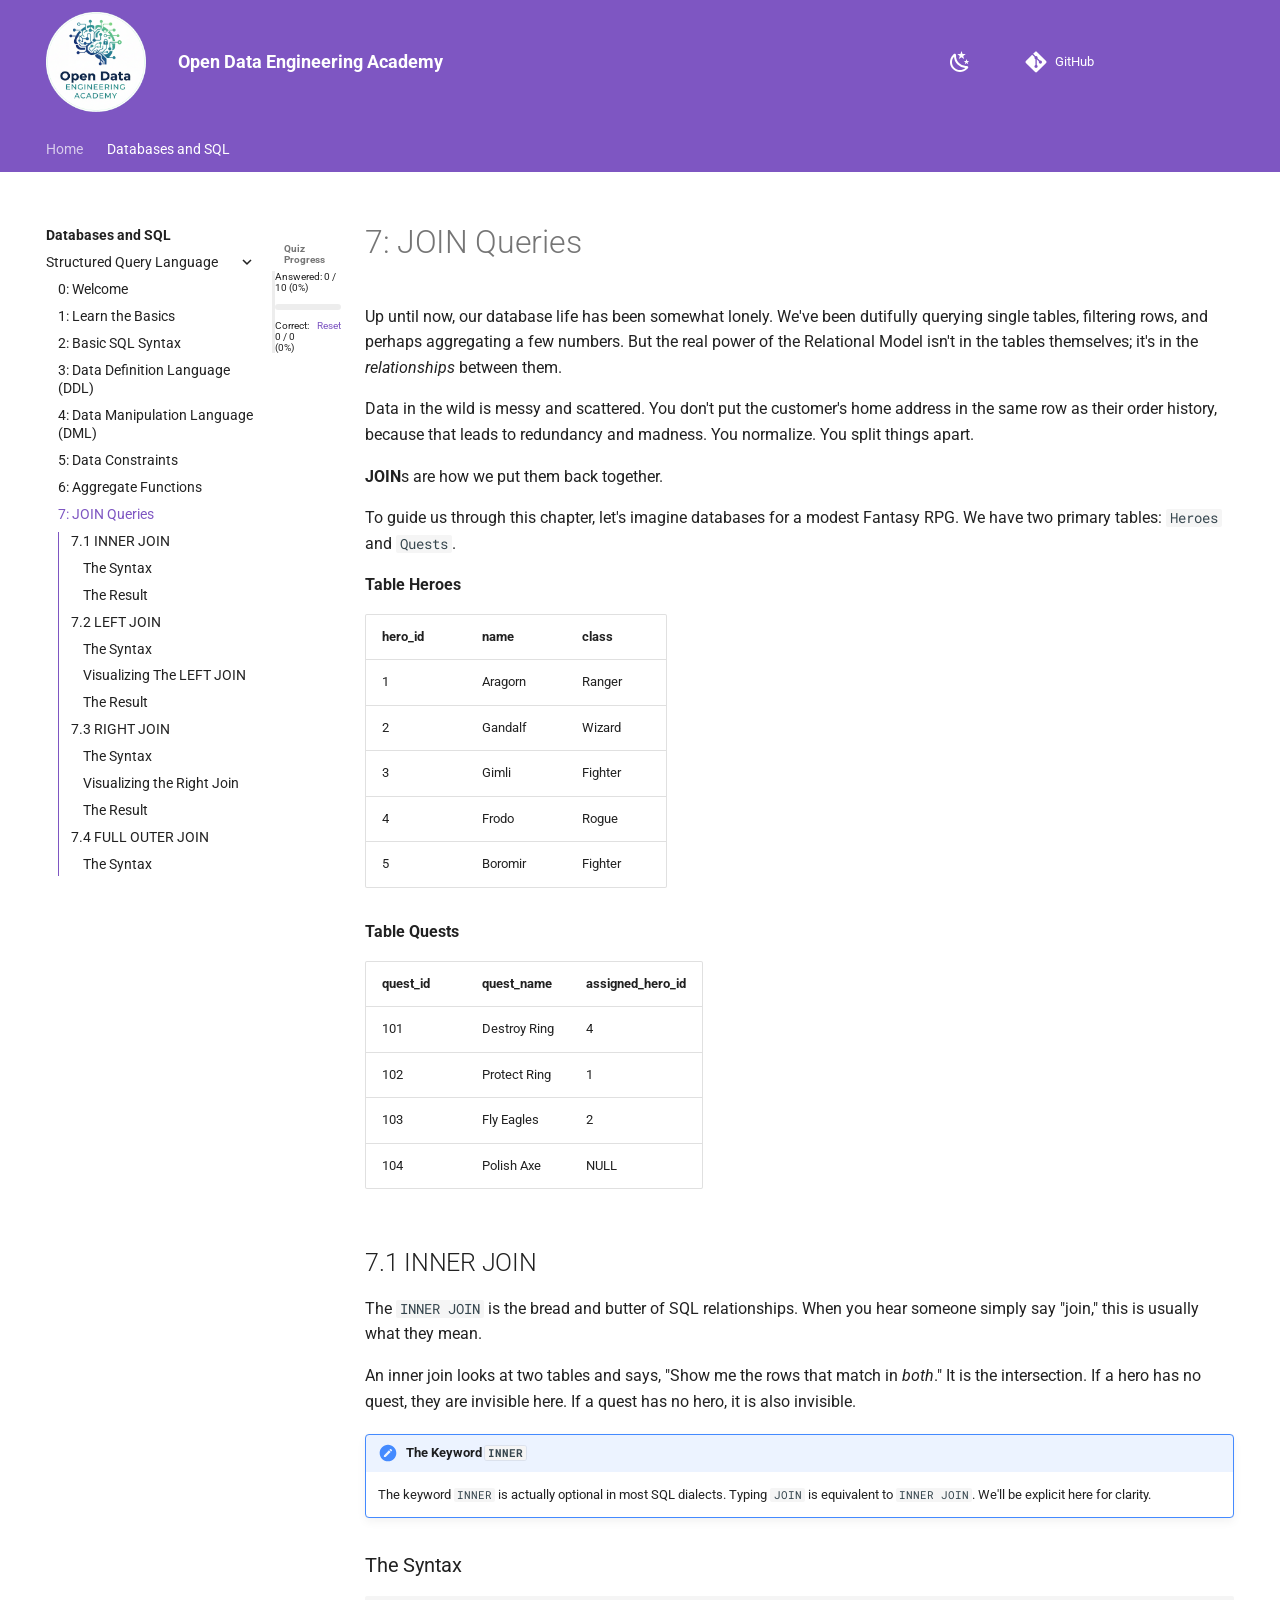
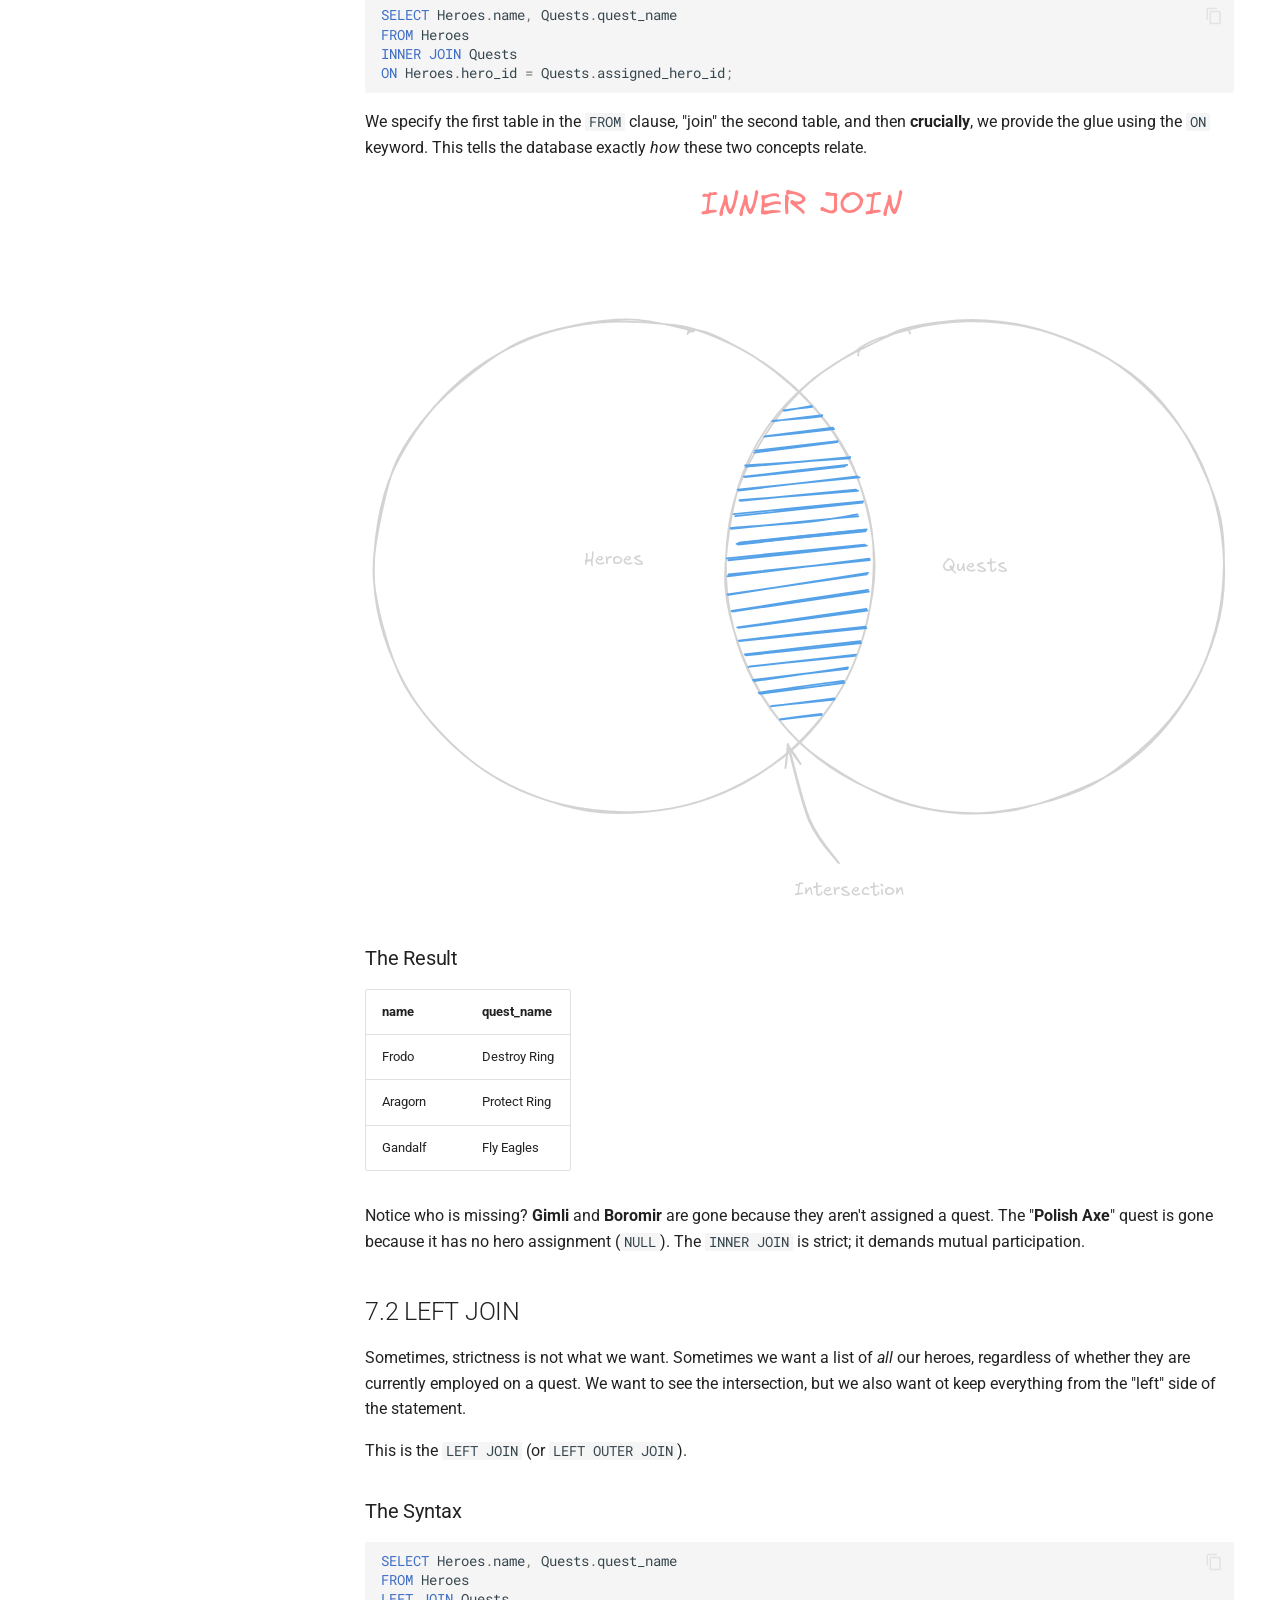
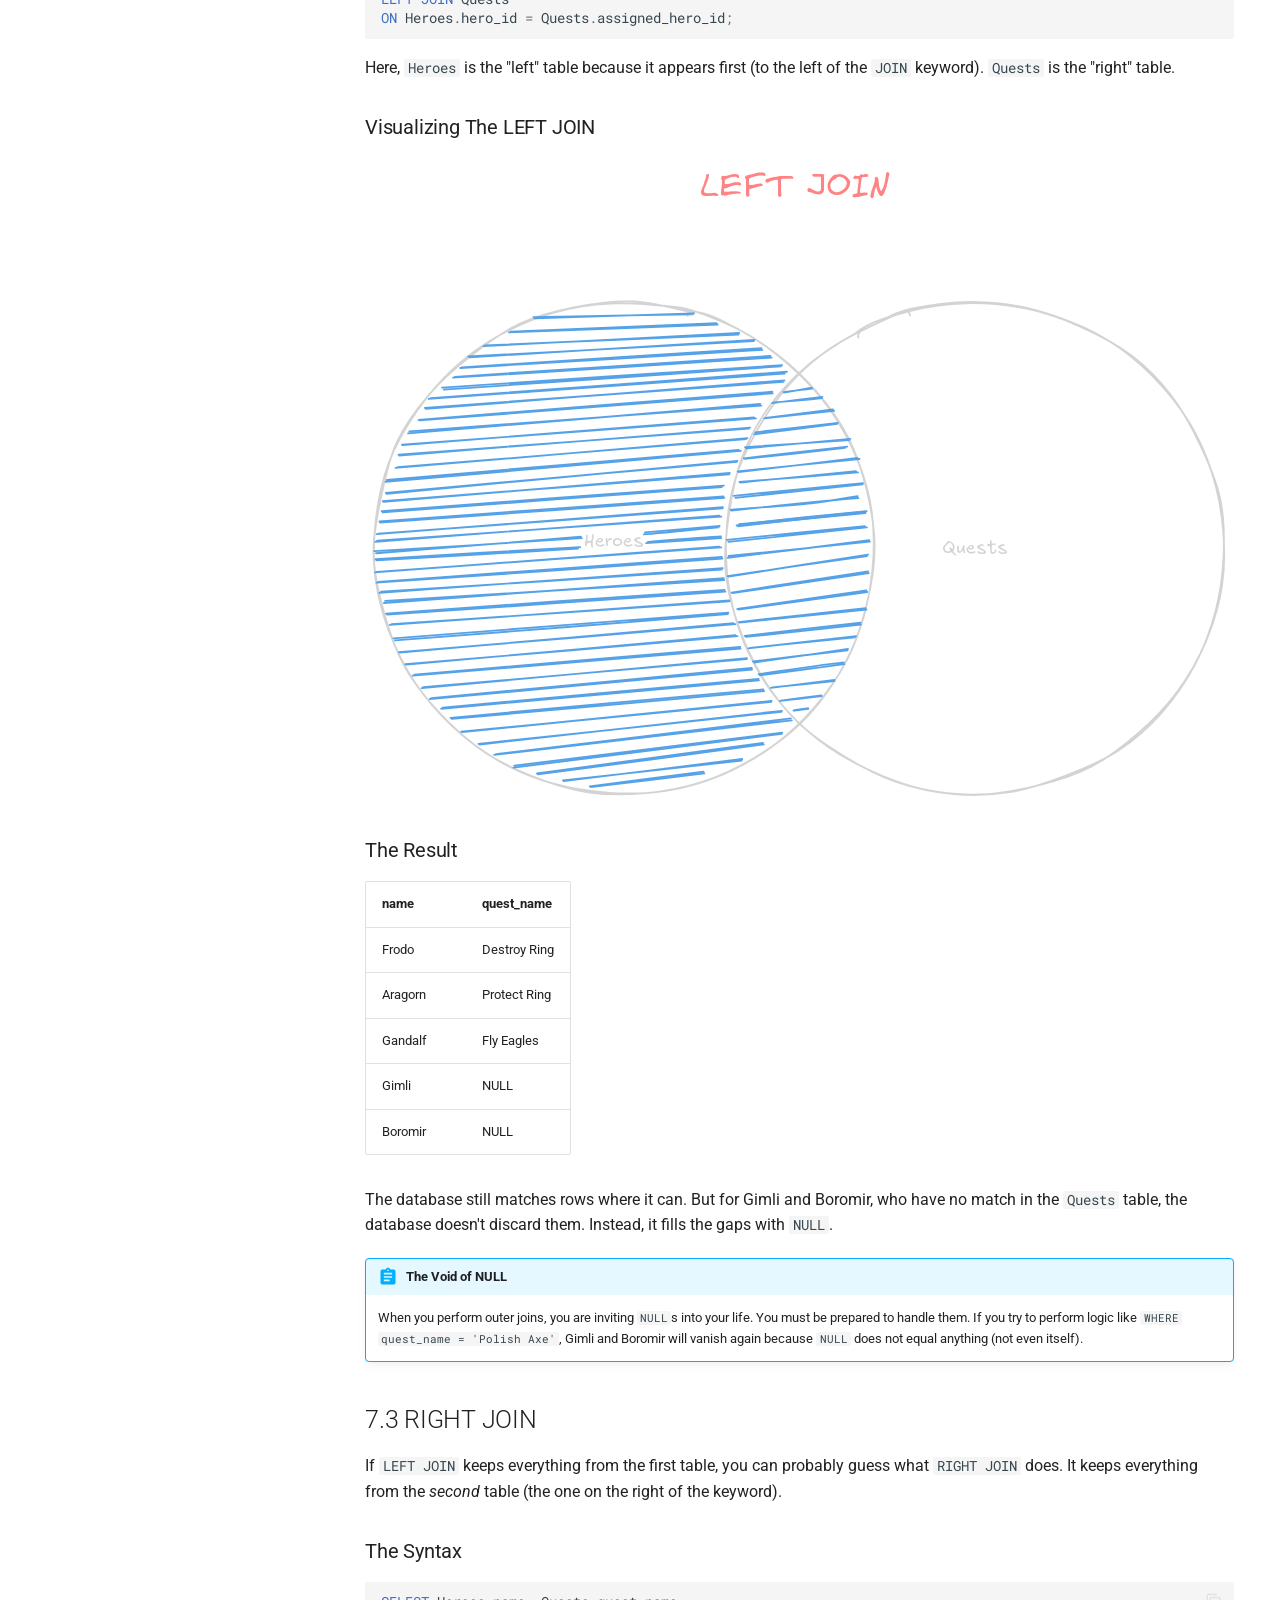
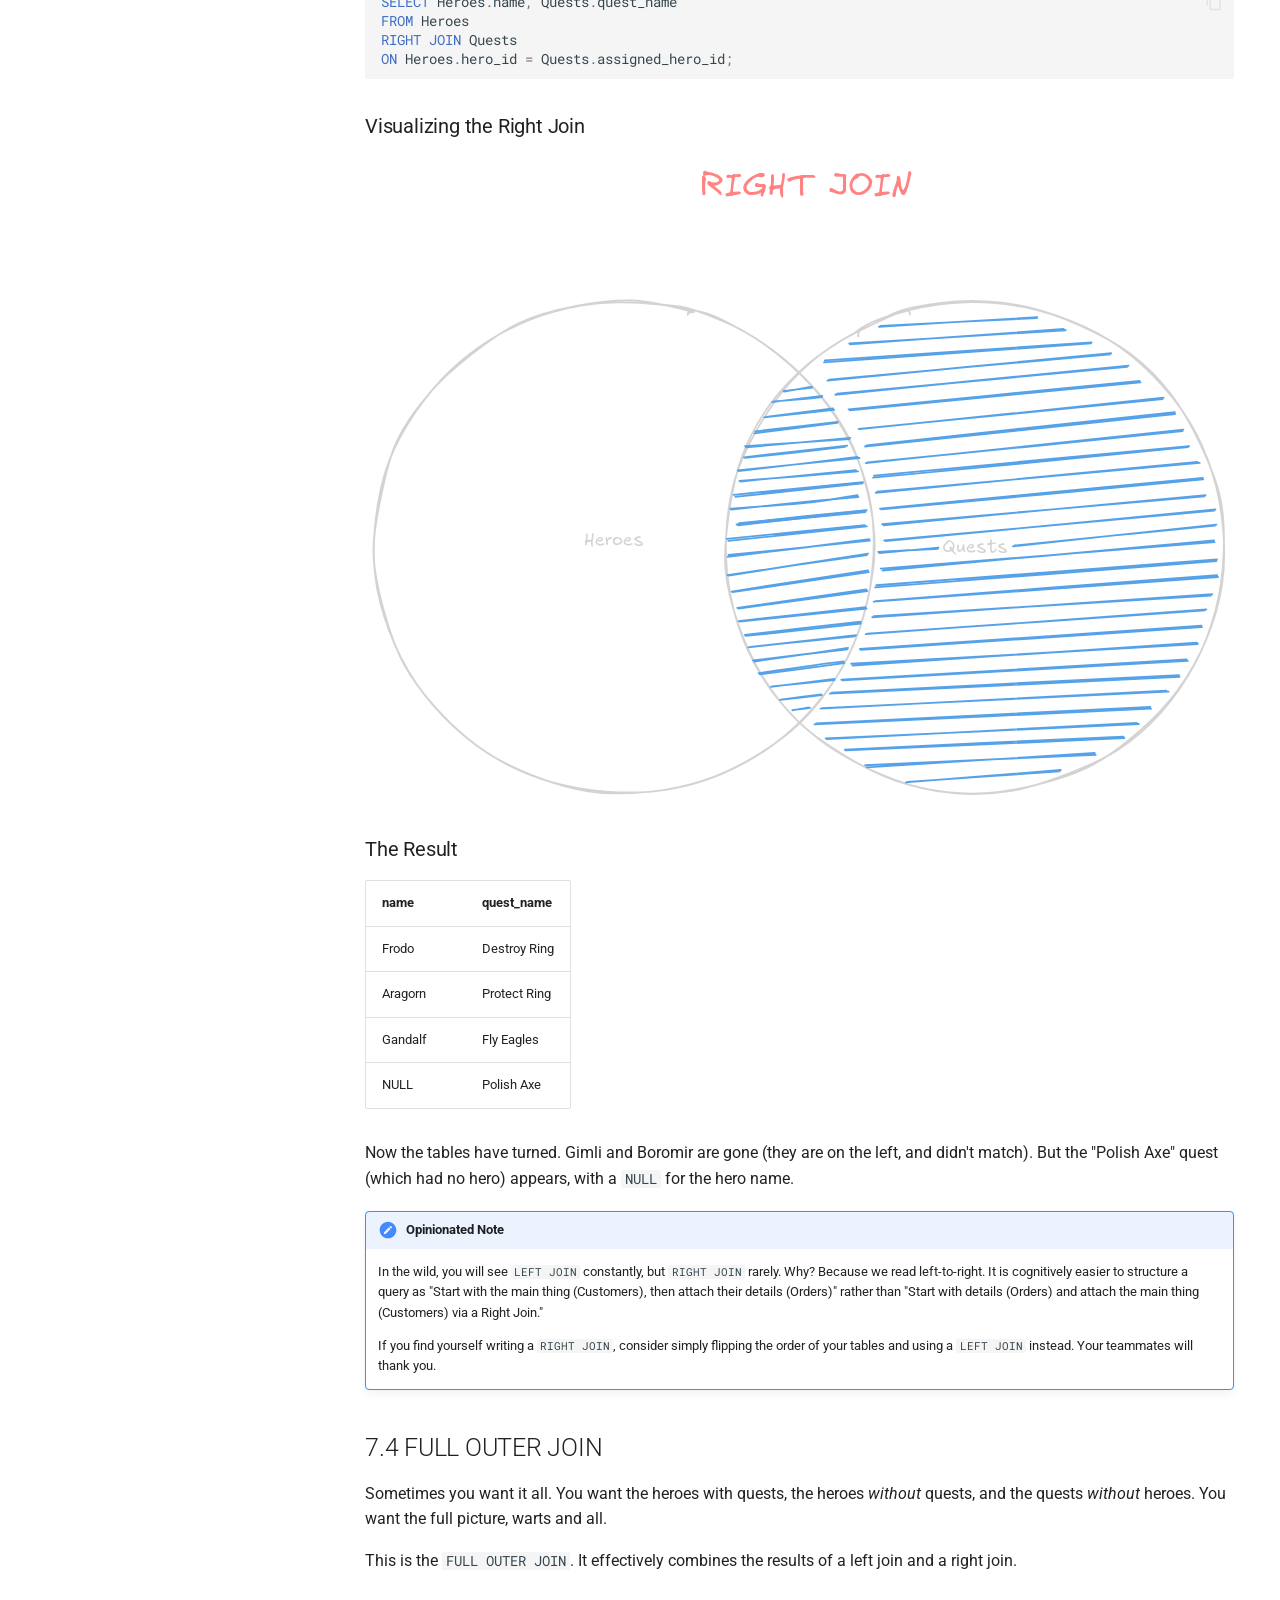
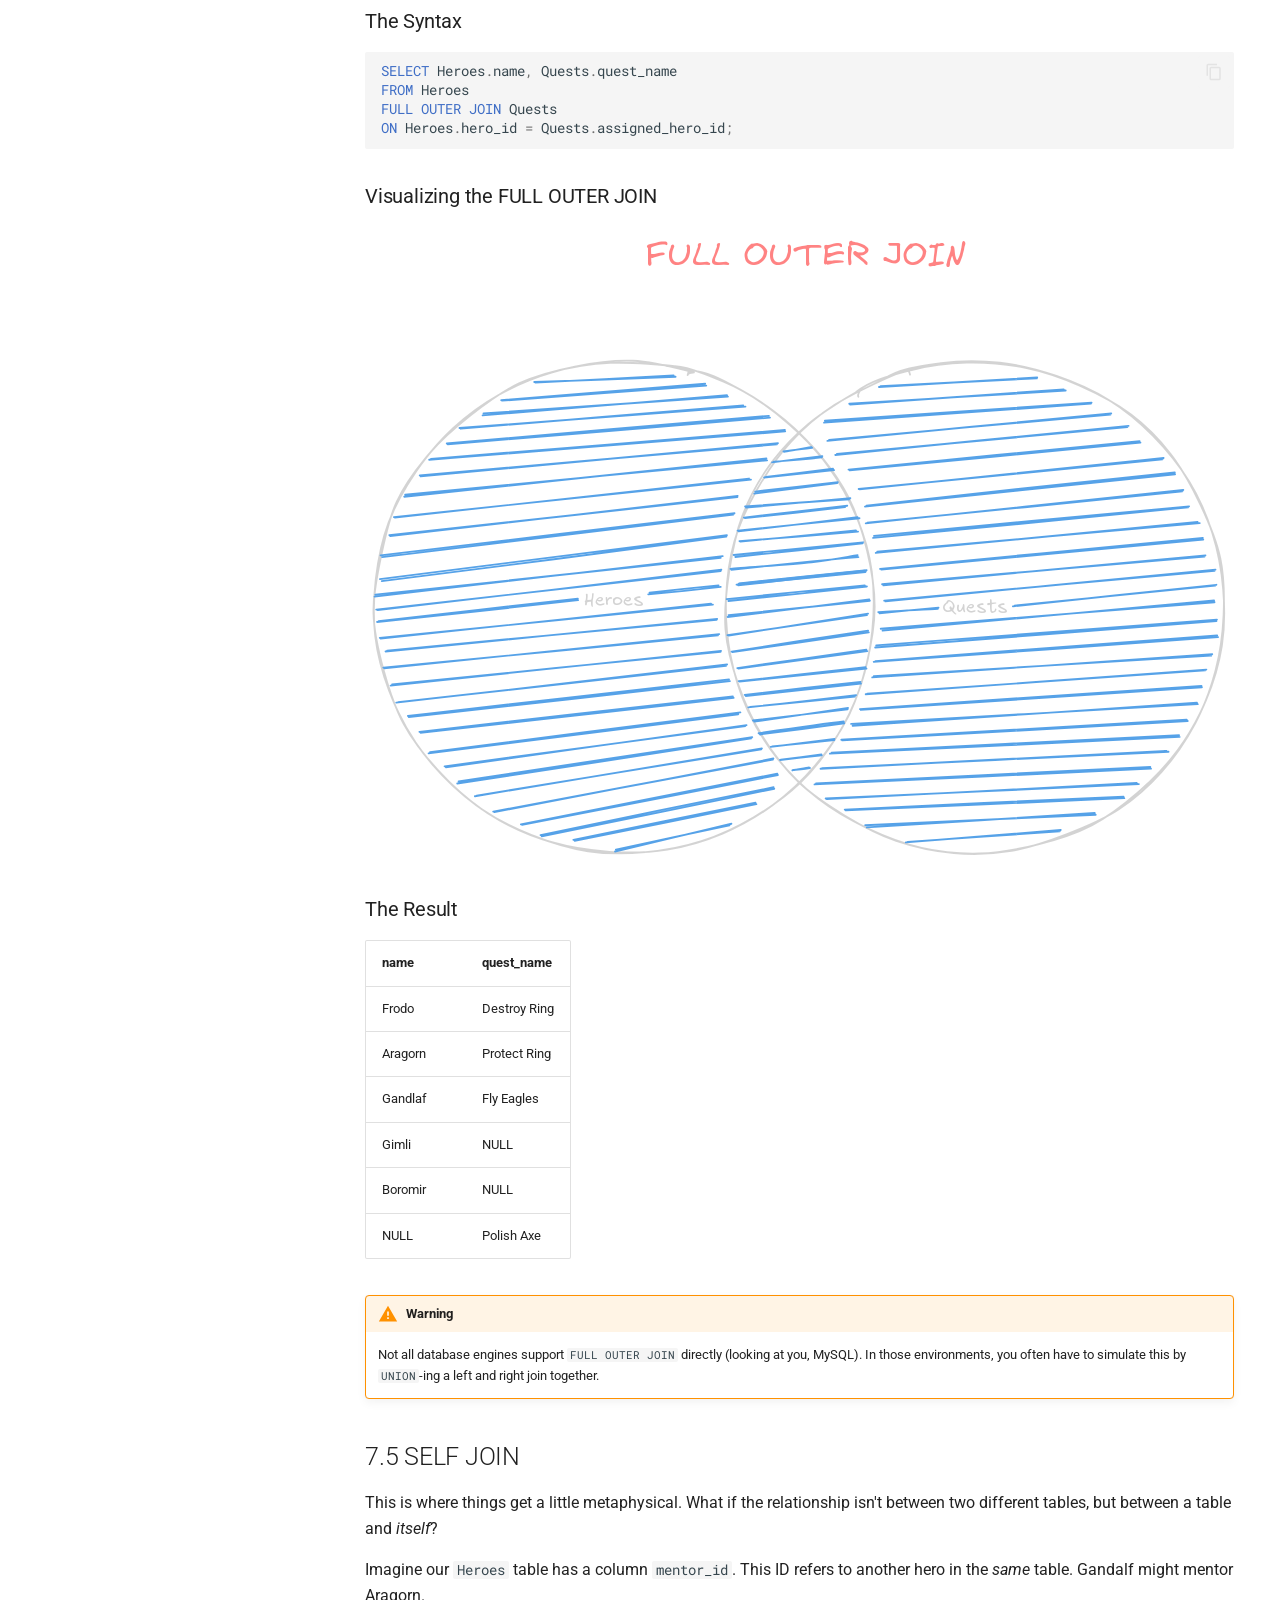
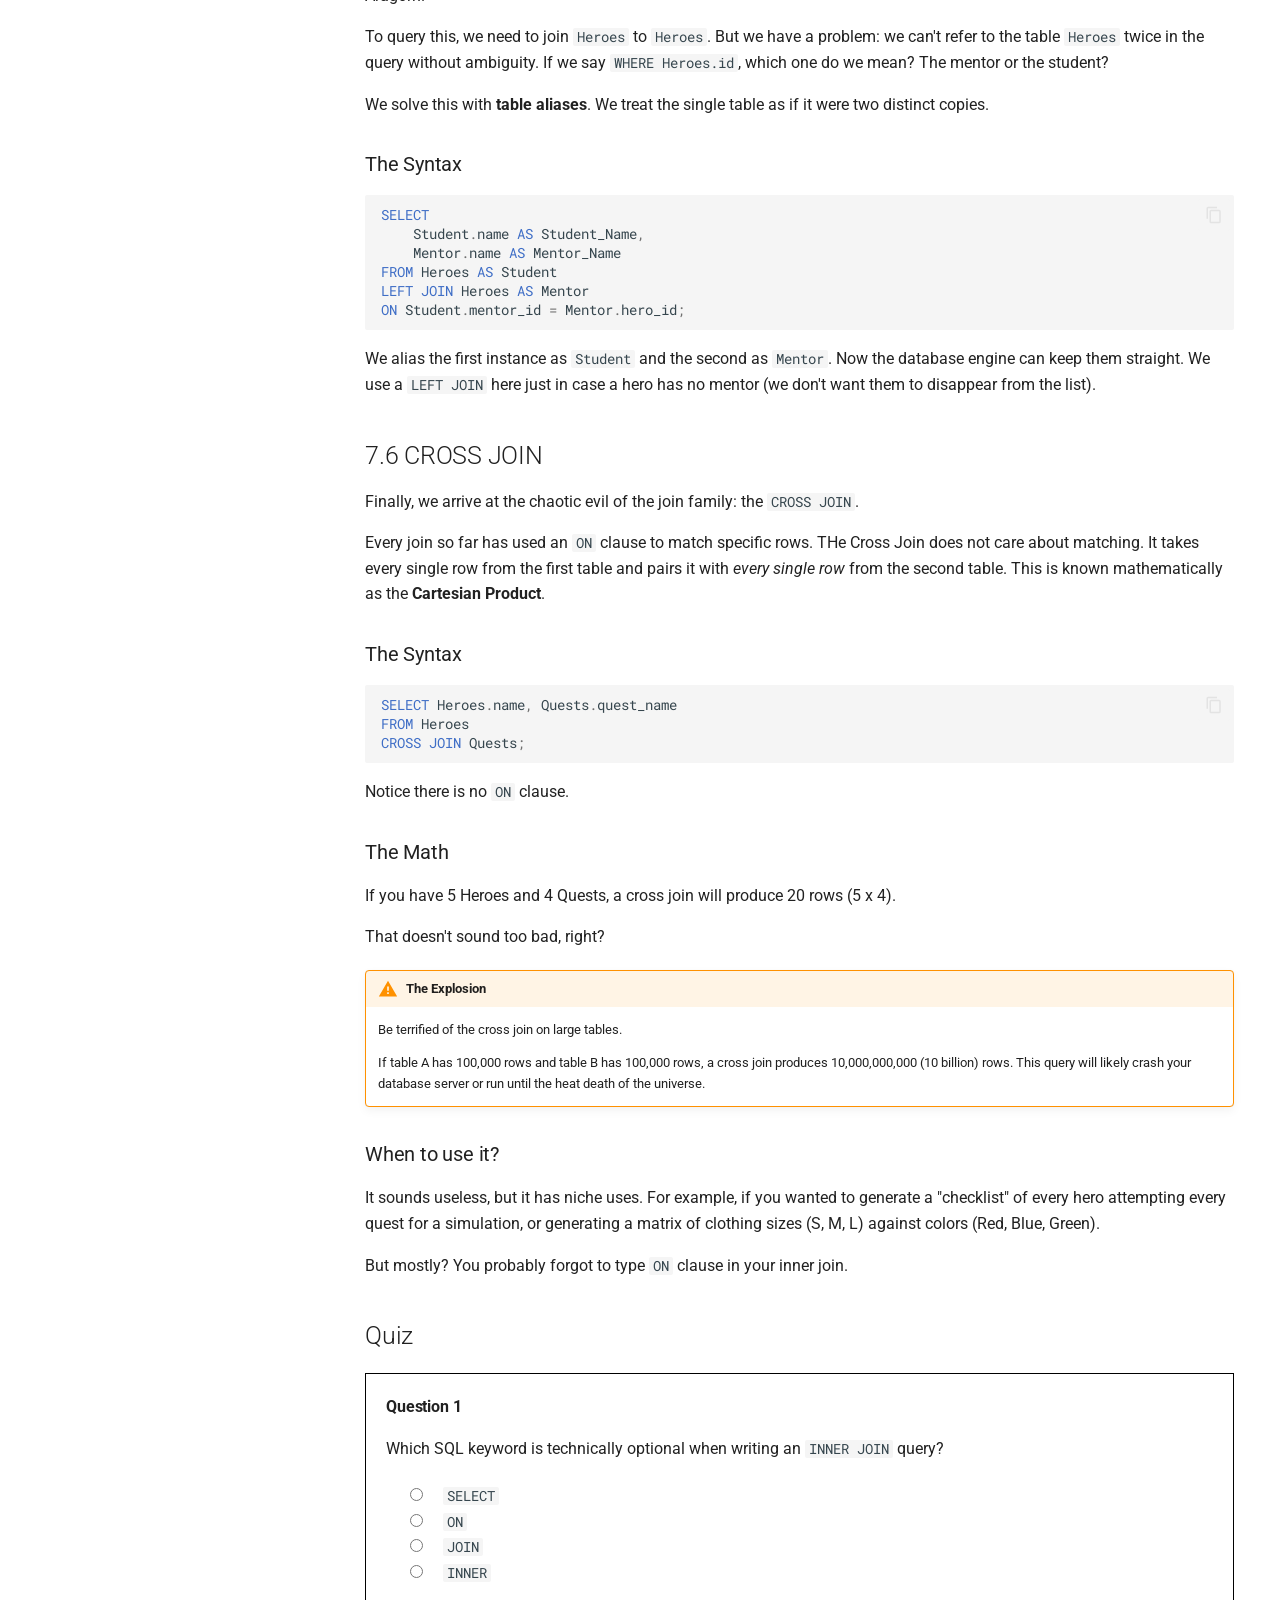
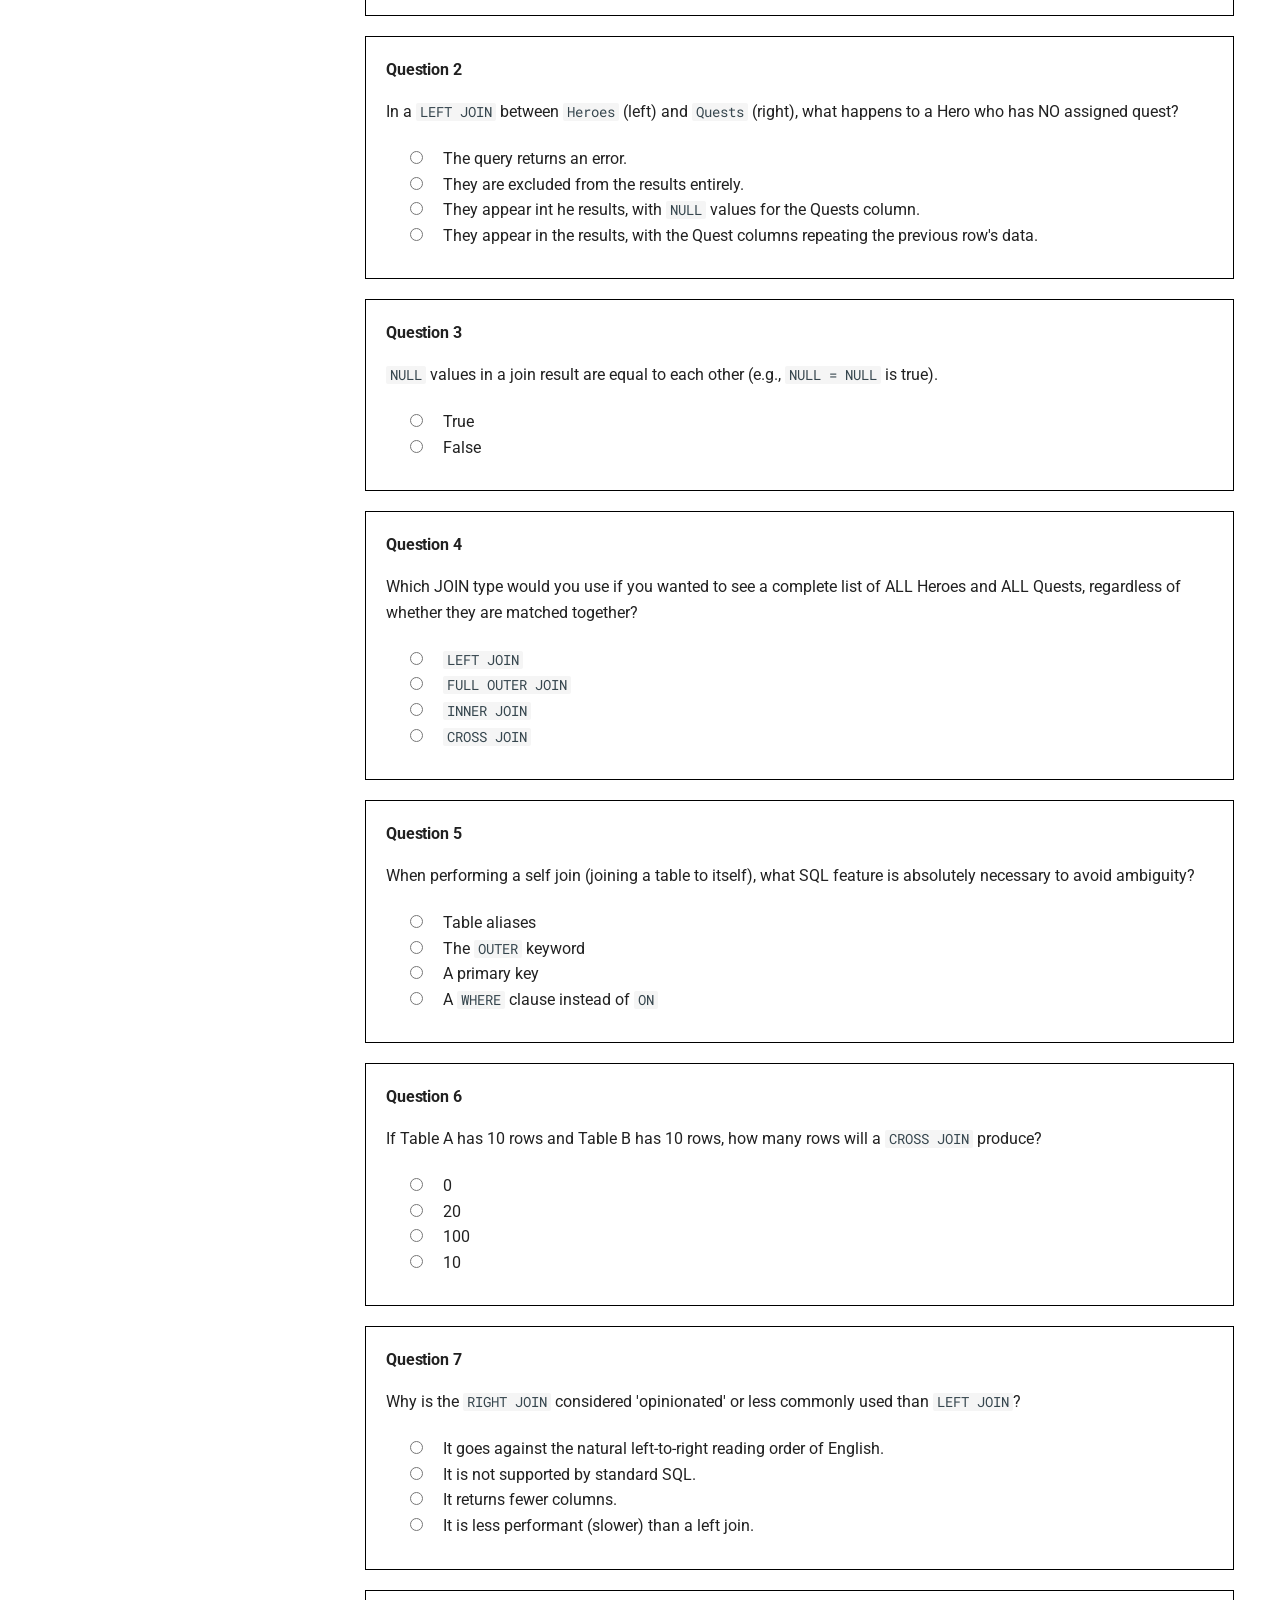
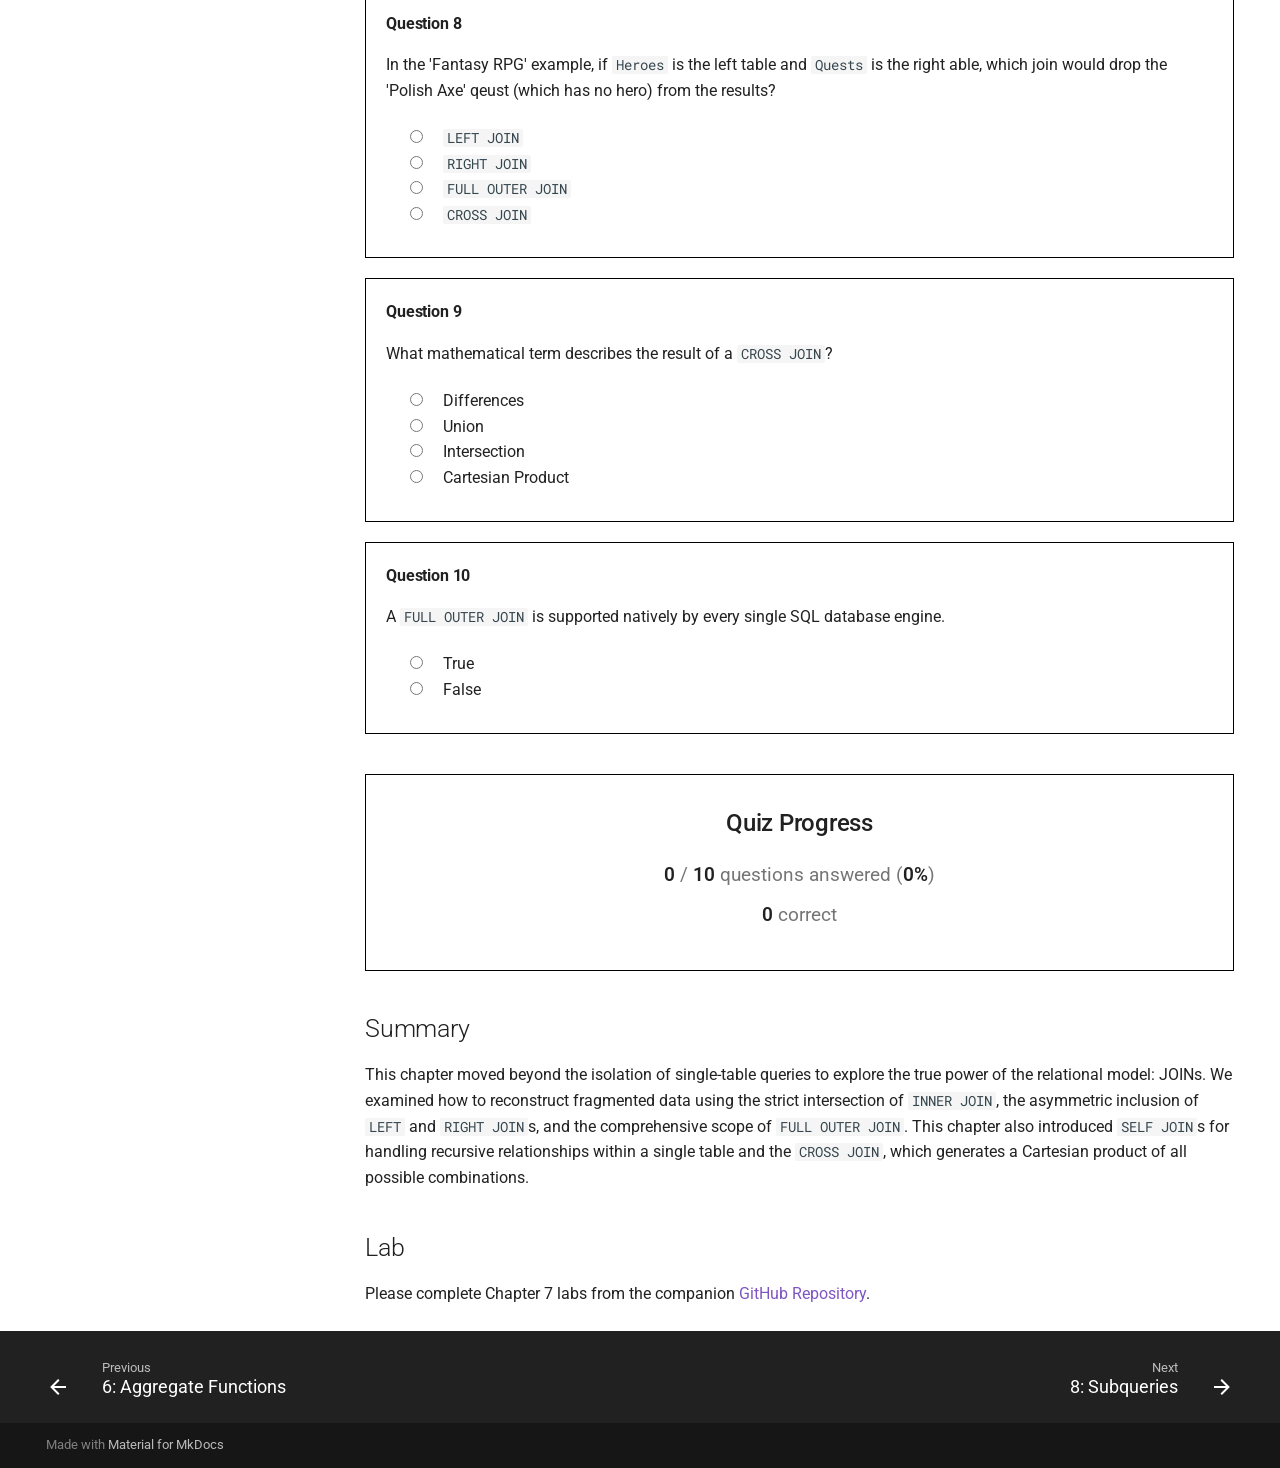
<file: databases_and_sql/structured_query_language/7_join_queries/index.html>
<!doctype html>
<html lang="en" class="no-js">
  <head>
    
      <meta charset="utf-8">
      <meta name="viewport" content="width=device-width,initial-scale=1">
      
      
      
        <link rel="canonical" href="https://yourusername.github.io/data-engineering-bootcamp/databases_and_sql/structured_query_language/7_join_queries/">
      
      
        <link rel="prev" href="../6_aggregate_functions/">
      
      
        <link rel="next" href="../8_subqueries/">
      
      
        
      
      
      <link rel="icon" href="../../../material/database">
      <meta name="generator" content="mkdocs-1.6.1, mkdocs-material-9.7.1">
    
    
      
        <title>7: JOIN Queries - Open Data Engineering Academy</title>
      
    
    
      <link rel="stylesheet" href="../../../assets/stylesheets/main.484c7ddc.min.css">
      
        
        <link rel="stylesheet" href="../../../assets/stylesheets/palette.ab4e12ef.min.css">
      
      


    
    
      
    
    
      
        
        
        <link rel="preconnect" href="https://fonts.gstatic.com" crossorigin>
        <link rel="stylesheet" href="https://fonts.googleapis.com/css?family=Roboto:300,300i,400,400i,700,700i%7CRoboto+Mono:400,400i,700,700i&display=fallback">
        <style>:root{--md-text-font:"Roboto";--md-code-font:"Roboto Mono"}</style>
      
    
    
      <link rel="stylesheet" href="../../../stylesheets/extra.css">
    
    <script>__md_scope=new URL("../../..",location),__md_hash=e=>[...e].reduce(((e,_)=>(e<<5)-e+_.charCodeAt(0)),0),__md_get=(e,_=localStorage,t=__md_scope)=>JSON.parse(_.getItem(t.pathname+"."+e)),__md_set=(e,_,t=localStorage,a=__md_scope)=>{try{t.setItem(a.pathname+"."+e,JSON.stringify(_))}catch(e){}}</script>
    
      

    
    
  </head>
  
  
    
    
      
    
    
    
    
    <body dir="ltr" data-md-color-scheme="default" data-md-color-primary="deep-purple" data-md-color-accent="purple">
  
    
    <input class="md-toggle" data-md-toggle="drawer" type="checkbox" id="__drawer" autocomplete="off">
    <input class="md-toggle" data-md-toggle="search" type="checkbox" id="__search" autocomplete="off">
    <label class="md-overlay" for="__drawer"></label>
    <div data-md-component="skip">
      
        
        <a href="#71-inner-join" class="md-skip">
          Skip to content
        </a>
      
    </div>
    <div data-md-component="announce">
      
    </div>
    
    
      

<header class="md-header" data-md-component="header">
  <nav class="md-header__inner md-grid" aria-label="Header">
    <a href="../../.." title="Open Data Engineering Academy" class="md-header__button md-logo" aria-label="Open Data Engineering Academy" data-md-component="logo">
      
  <img src="../../../assets/odea.png" alt="logo">

    </a>
    <label class="md-header__button md-icon" for="__drawer">
      
      <svg xmlns="http://www.w3.org/2000/svg" viewBox="0 0 24 24"><path d="M3 6h18v2H3zm0 5h18v2H3zm0 5h18v2H3z"/></svg>
    </label>
    <div class="md-header__title" data-md-component="header-title">
      <div class="md-header__ellipsis">
        <div class="md-header__topic">
          <span class="md-ellipsis">
            Open Data Engineering Academy
          </span>
        </div>
        <div class="md-header__topic" data-md-component="header-topic">
          <span class="md-ellipsis">
            
              7: JOIN Queries
            
          </span>
        </div>
      </div>
    </div>
    
      
        <form class="md-header__option" data-md-component="palette">
  
    
    
    
    <input class="md-option" data-md-color-media="" data-md-color-scheme="default" data-md-color-primary="deep-purple" data-md-color-accent="purple"  aria-label="Switch to Dark Mode"  type="radio" name="__palette" id="__palette_0">
    
      <label class="md-header__button md-icon" title="Switch to Dark Mode" for="__palette_1" hidden>
        <svg xmlns="http://www.w3.org/2000/svg" viewBox="0 0 24 24"><path d="m17.75 4.09-2.53 1.94.91 3.06-2.63-1.81-2.63 1.81.91-3.06-2.53-1.94L12.44 4l1.06-3 1.06 3zm3.5 6.91-1.64 1.25.59 1.98-1.7-1.17-1.7 1.17.59-1.98L15.75 11l2.06-.05L18.5 9l.69 1.95zm-2.28 4.95c.83-.08 1.72 1.1 1.19 1.85-.32.45-.66.87-1.08 1.27C15.17 23 8.84 23 4.94 19.07c-3.91-3.9-3.91-10.24 0-14.14.4-.4.82-.76 1.27-1.08.75-.53 1.93.36 1.85 1.19-.27 2.86.69 5.83 2.89 8.02a9.96 9.96 0 0 0 8.02 2.89m-1.64 2.02a12.08 12.08 0 0 1-7.8-3.47c-2.17-2.19-3.33-5-3.49-7.82-2.81 3.14-2.7 7.96.31 10.98 3.02 3.01 7.84 3.12 10.98.31"/></svg>
      </label>
    
  
    
    
    
    <input class="md-option" data-md-color-media="" data-md-color-scheme="slate" data-md-color-primary="deep-purple" data-md-color-accent="purple"  aria-label="Switch to Light Mode"  type="radio" name="__palette" id="__palette_1">
    
      <label class="md-header__button md-icon" title="Switch to Light Mode" for="__palette_0" hidden>
        <svg xmlns="http://www.w3.org/2000/svg" viewBox="0 0 24 24"><path d="M12 7a5 5 0 0 1 5 5 5 5 0 0 1-5 5 5 5 0 0 1-5-5 5 5 0 0 1 5-5m0 2a3 3 0 0 0-3 3 3 3 0 0 0 3 3 3 3 0 0 0 3-3 3 3 0 0 0-3-3m0-7 2.39 3.42C13.65 5.15 12.84 5 12 5s-1.65.15-2.39.42zM3.34 7l4.16-.35A7.2 7.2 0 0 0 5.94 8.5c-.44.74-.69 1.5-.83 2.29zm.02 10 1.76-3.77a7.131 7.131 0 0 0 2.38 4.14zM20.65 7l-1.77 3.79a7.02 7.02 0 0 0-2.38-4.15zm-.01 10-4.14.36c.59-.51 1.12-1.14 1.54-1.86.42-.73.69-1.5.83-2.29zM12 22l-2.41-3.44c.74.27 1.55.44 2.41.44.82 0 1.63-.17 2.37-.44z"/></svg>
      </label>
    
  
</form>
      
    
    
      <script>var palette=__md_get("__palette");if(palette&&palette.color){if("(prefers-color-scheme)"===palette.color.media){var media=matchMedia("(prefers-color-scheme: light)"),input=document.querySelector(media.matches?"[data-md-color-media='(prefers-color-scheme: light)']":"[data-md-color-media='(prefers-color-scheme: dark)']");palette.color.media=input.getAttribute("data-md-color-media"),palette.color.scheme=input.getAttribute("data-md-color-scheme"),palette.color.primary=input.getAttribute("data-md-color-primary"),palette.color.accent=input.getAttribute("data-md-color-accent")}for(var[key,value]of Object.entries(palette.color))document.body.setAttribute("data-md-color-"+key,value)}</script>
    
    
    
    
      <div class="md-header__source">
        <a href="https://github.com/mckenzie-andrew/odea" title="Go to repository" class="md-source" data-md-component="source">
  <div class="md-source__icon md-icon">
    
    <svg xmlns="http://www.w3.org/2000/svg" viewBox="0 0 448 512"><!--! Font Awesome Free 7.1.0 by @fontawesome - https://fontawesome.com License - https://fontawesome.com/license/free (Icons: CC BY 4.0, Fonts: SIL OFL 1.1, Code: MIT License) Copyright 2025 Fonticons, Inc.--><path d="M439.6 236.1 244 40.5c-5.4-5.5-12.8-8.5-20.4-8.5s-15 3-20.4 8.4L162.5 81l51.5 51.5c27.1-9.1 52.7 16.8 43.4 43.7l49.7 49.7c34.2-11.8 61.2 31 35.5 56.7-26.5 26.5-70.2-2.9-56-37.3L240.3 199v121.9c25.3 12.5 22.3 41.8 9.1 55-6.4 6.4-15.2 10.1-24.3 10.1s-17.8-3.6-24.3-10.1c-17.6-17.6-11.1-46.9 11.2-56v-123c-20.8-8.5-24.6-30.7-18.6-45L142.6 101 8.5 235.1C3 240.6 0 247.9 0 255.5s3 15 8.5 20.4l195.6 195.7c5.4 5.4 12.7 8.4 20.4 8.4s15-3 20.4-8.4l194.7-194.7c5.4-5.4 8.4-12.8 8.4-20.4s-3-15-8.4-20.4"/></svg>
  </div>
  <div class="md-source__repository">
    GitHub
  </div>
</a>
      </div>
    
  </nav>
  
</header>
    
    <div class="md-container" data-md-component="container">
      
      
  
  <nav id="quiz-progress-mobile" class="quiz-progress-mobile md-nav" aria-label="Quiz Progress" style="display: none;">
    <!-- mkdocs-quiz progress sidebar (mobile) -->
    <div class="quiz-progress-bar">
      <div class="quiz-progress-bar-incorrect" style="width: 0%"></div>
      <div class="quiz-progress-bar-correct" style="width: 0%"></div>
    </div>
    <div data-md-component="quiz-progress">
        <div class="quiz-correct-reset">
          <span class="md-ellipsis">
            <span data-quiz-translate="Answered:">Answered:</span> <span class="quiz-progress-answered">0</span> / <span class="quiz-progress-total">0</span>
          </span>
          <span class="md-ellipsis">
            <span data-quiz-translate="Correct:">Correct:</span> <span class="quiz-progress-score">0</span> / <span class="quiz-progress-score-total">0</span>
          </span>
          <a href="#" class="quiz-reset-all-link" style="color: var(--md-primary-fg-color); text-decoration: none;">
            <span data-quiz-translate="Reset">Reset</span>
          </a>
        </div>
    </div>
  </nav>

  
  
        
          
            
<nav class="md-tabs" aria-label="Tabs" data-md-component="tabs">
  <div class="md-grid">
    <ul class="md-tabs__list">
      
        
  
  
  
  
    <li class="md-tabs__item">
      <a href="../../.." class="md-tabs__link">
        
  
  
    
  
  Home

      </a>
    </li>
  

      
        
  
  
  
    
  
  
    
    
      <li class="md-tabs__item md-tabs__item--active">
        <a href="../../" class="md-tabs__link">
          
  
  
    
  
  Databases and SQL

        </a>
      </li>
    
  

      
    </ul>
  </div>
</nav>
          
        
      

      <main class="md-main" data-md-component="main">
        <div class="md-main__inner md-grid">
          
  
  
            
              
              <div class="md-sidebar md-sidebar--primary" data-md-component="sidebar" data-md-type="navigation" >
                <div class="md-sidebar__scrollwrap">
                  <div class="md-sidebar__inner">
                    


  


  

<nav class="md-nav md-nav--primary md-nav--lifted md-nav--integrated" aria-label="Navigation" data-md-level="0">
  <label class="md-nav__title" for="__drawer">
    <a href="../../.." title="Open Data Engineering Academy" class="md-nav__button md-logo" aria-label="Open Data Engineering Academy" data-md-component="logo">
      
  <img src="../../../assets/odea.png" alt="logo">

    </a>
    Open Data Engineering Academy
  </label>
  
    <div class="md-nav__source">
      <a href="https://github.com/mckenzie-andrew/odea" title="Go to repository" class="md-source" data-md-component="source">
  <div class="md-source__icon md-icon">
    
    <svg xmlns="http://www.w3.org/2000/svg" viewBox="0 0 448 512"><!--! Font Awesome Free 7.1.0 by @fontawesome - https://fontawesome.com License - https://fontawesome.com/license/free (Icons: CC BY 4.0, Fonts: SIL OFL 1.1, Code: MIT License) Copyright 2025 Fonticons, Inc.--><path d="M439.6 236.1 244 40.5c-5.4-5.5-12.8-8.5-20.4-8.5s-15 3-20.4 8.4L162.5 81l51.5 51.5c27.1-9.1 52.7 16.8 43.4 43.7l49.7 49.7c34.2-11.8 61.2 31 35.5 56.7-26.5 26.5-70.2-2.9-56-37.3L240.3 199v121.9c25.3 12.5 22.3 41.8 9.1 55-6.4 6.4-15.2 10.1-24.3 10.1s-17.8-3.6-24.3-10.1c-17.6-17.6-11.1-46.9 11.2-56v-123c-20.8-8.5-24.6-30.7-18.6-45L142.6 101 8.5 235.1C3 240.6 0 247.9 0 255.5s3 15 8.5 20.4l195.6 195.7c5.4 5.4 12.7 8.4 20.4 8.4s15-3 20.4-8.4l194.7-194.7c5.4-5.4 8.4-12.8 8.4-20.4s-3-15-8.4-20.4"/></svg>
  </div>
  <div class="md-source__repository">
    GitHub
  </div>
</a>
    </div>
  
  <ul class="md-nav__list" data-md-scrollfix>
    
      
      
  
  
  
  
    <li class="md-nav__item">
      <a href="../../.." class="md-nav__link">
        
  
  
  <span class="md-ellipsis">
    
  
    Home
  

    
  </span>
  
  

      </a>
    </li>
  

    
      
      
  
  
    
  
  
  
    
    
      
        
          
        
      
        
      
        
      
    
    
    
      
        
        
      
      
    
    
    <li class="md-nav__item md-nav__item--active md-nav__item--section md-nav__item--nested">
      
        
        
        <input class="md-nav__toggle md-toggle " type="checkbox" id="__nav_2" checked>
        
          
          <div class="md-nav__link md-nav__container">
            <a href="../../" class="md-nav__link ">
              
  
  
  <span class="md-ellipsis">
    
  
    Databases and SQL
  

    
  </span>
  
  

            </a>
            
              
              <label class="md-nav__link " for="__nav_2" id="__nav_2_label" tabindex="">
                <span class="md-nav__icon md-icon"></span>
              </label>
            
          </div>
        
        <nav class="md-nav" data-md-level="1" aria-labelledby="__nav_2_label" aria-expanded="true">
          <label class="md-nav__title" for="__nav_2">
            <span class="md-nav__icon md-icon"></span>
            
  
    Databases and SQL
  

          </label>
          <ul class="md-nav__list" data-md-scrollfix>
            
              
            
              
                
  
  
    
  
  
  
    
    
      
        
      
        
      
        
      
        
      
        
      
        
      
        
      
        
      
        
      
        
      
    
    
    
      
      
    
    
    <li class="md-nav__item md-nav__item--active md-nav__item--nested">
      
        
        
        <input class="md-nav__toggle md-toggle " type="checkbox" id="__nav_2_2" checked>
        
          
          <label class="md-nav__link" for="__nav_2_2" id="__nav_2_2_label" tabindex="0">
            
  
  
  <span class="md-ellipsis">
    
  
    Structured Query Language
  

    
  </span>
  
  

            <span class="md-nav__icon md-icon"></span>
          </label>
        
        <nav class="md-nav" data-md-level="2" aria-labelledby="__nav_2_2_label" aria-expanded="true">
          <label class="md-nav__title" for="__nav_2_2">
            <span class="md-nav__icon md-icon"></span>
            
  
    Structured Query Language
  

          </label>
          <ul class="md-nav__list" data-md-scrollfix>
            
              
                
  
  
  
  
    <li class="md-nav__item">
      <a href="../0_table_of_contents/" class="md-nav__link">
        
  
  
  <span class="md-ellipsis">
    
  
    0: Welcome
  

    
  </span>
  
  

      </a>
    </li>
  

              
            
              
                
  
  
  
  
    <li class="md-nav__item">
      <a href="../1_learn_the_basics/" class="md-nav__link">
        
  
  
  <span class="md-ellipsis">
    
  
    1: Learn the Basics
  

    
  </span>
  
  

      </a>
    </li>
  

              
            
              
                
  
  
  
  
    <li class="md-nav__item">
      <a href="../2_basic_sql_syntax/" class="md-nav__link">
        
  
  
  <span class="md-ellipsis">
    
  
    2: Basic SQL Syntax
  

    
  </span>
  
  

      </a>
    </li>
  

              
            
              
                
  
  
  
  
    <li class="md-nav__item">
      <a href="../3_data_definition_language/" class="md-nav__link">
        
  
  
  <span class="md-ellipsis">
    
  
    3: Data Definition Language (DDL)
  

    
  </span>
  
  

      </a>
    </li>
  

              
            
              
                
  
  
  
  
    <li class="md-nav__item">
      <a href="../4_data_manipulation_language/" class="md-nav__link">
        
  
  
  <span class="md-ellipsis">
    
  
    4: Data Manipulation Language (DML)
  

    
  </span>
  
  

      </a>
    </li>
  

              
            
              
                
  
  
  
  
    <li class="md-nav__item">
      <a href="../5_data_constraints/" class="md-nav__link">
        
  
  
  <span class="md-ellipsis">
    
  
    5: Data Constraints
  

    
  </span>
  
  

      </a>
    </li>
  

              
            
              
                
  
  
  
  
    <li class="md-nav__item">
      <a href="../6_aggregate_functions/" class="md-nav__link">
        
  
  
  <span class="md-ellipsis">
    
  
    6: Aggregate Functions
  

    
  </span>
  
  

      </a>
    </li>
  

              
            
              
                
  
  
    
  
  
  
    <li class="md-nav__item md-nav__item--active">
      
      <input class="md-nav__toggle md-toggle" type="checkbox" id="__toc">
      
      
      
        <label class="md-nav__link md-nav__link--active" for="__toc">
          
  
  
  <span class="md-ellipsis">
    
  
    7: JOIN Queries
  

    
  </span>
  
  

          <span class="md-nav__icon md-icon"></span>
        </label>
      
      <a href="./" class="md-nav__link md-nav__link--active">
        
  
  
  <span class="md-ellipsis">
    
  
    7: JOIN Queries
  

    
  </span>
  
  

      </a>
      
        

<nav class="md-nav md-nav--secondary" aria-label="Table of contents">
  
  
  
  
    <label class="md-nav__title" for="__toc">
      <span class="md-nav__icon md-icon"></span>
      Table of contents
    </label>
    <ul class="md-nav__list" data-md-component="toc" data-md-scrollfix>
      
        <li class="md-nav__item">
  <a href="#71-inner-join" class="md-nav__link">
    <span class="md-ellipsis">
      
        7.1 INNER JOIN
      
    </span>
  </a>
  
    <nav class="md-nav" aria-label="7.1 INNER JOIN">
      <ul class="md-nav__list">
        
          <li class="md-nav__item">
  <a href="#the-syntax" class="md-nav__link">
    <span class="md-ellipsis">
      
        The Syntax
      
    </span>
  </a>
  
</li>
        
          <li class="md-nav__item">
  <a href="#the-result" class="md-nav__link">
    <span class="md-ellipsis">
      
        The Result
      
    </span>
  </a>
  
</li>
        
      </ul>
    </nav>
  
</li>
      
        <li class="md-nav__item">
  <a href="#72-left-join" class="md-nav__link">
    <span class="md-ellipsis">
      
        7.2 LEFT JOIN
      
    </span>
  </a>
  
    <nav class="md-nav" aria-label="7.2 LEFT JOIN">
      <ul class="md-nav__list">
        
          <li class="md-nav__item">
  <a href="#the-syntax_1" class="md-nav__link">
    <span class="md-ellipsis">
      
        The Syntax
      
    </span>
  </a>
  
</li>
        
          <li class="md-nav__item">
  <a href="#visualizing-the-left-join" class="md-nav__link">
    <span class="md-ellipsis">
      
        Visualizing The LEFT JOIN
      
    </span>
  </a>
  
</li>
        
          <li class="md-nav__item">
  <a href="#the-result_1" class="md-nav__link">
    <span class="md-ellipsis">
      
        The Result
      
    </span>
  </a>
  
</li>
        
      </ul>
    </nav>
  
</li>
      
        <li class="md-nav__item">
  <a href="#73-right-join" class="md-nav__link">
    <span class="md-ellipsis">
      
        7.3 RIGHT JOIN
      
    </span>
  </a>
  
    <nav class="md-nav" aria-label="7.3 RIGHT JOIN">
      <ul class="md-nav__list">
        
          <li class="md-nav__item">
  <a href="#the-syntax_2" class="md-nav__link">
    <span class="md-ellipsis">
      
        The Syntax
      
    </span>
  </a>
  
</li>
        
          <li class="md-nav__item">
  <a href="#visualizing-the-right-join" class="md-nav__link">
    <span class="md-ellipsis">
      
        Visualizing the Right Join
      
    </span>
  </a>
  
</li>
        
          <li class="md-nav__item">
  <a href="#the-result_2" class="md-nav__link">
    <span class="md-ellipsis">
      
        The Result
      
    </span>
  </a>
  
</li>
        
      </ul>
    </nav>
  
</li>
      
        <li class="md-nav__item">
  <a href="#74-full-outer-join" class="md-nav__link">
    <span class="md-ellipsis">
      
        7.4 FULL OUTER JOIN
      
    </span>
  </a>
  
    <nav class="md-nav" aria-label="7.4 FULL OUTER JOIN">
      <ul class="md-nav__list">
        
          <li class="md-nav__item">
  <a href="#the-syntax_3" class="md-nav__link">
    <span class="md-ellipsis">
      
        The Syntax
      
    </span>
  </a>
  
</li>
        
          <li class="md-nav__item">
  <a href="#visualizing-the-full-outer-join" class="md-nav__link">
    <span class="md-ellipsis">
      
        Visualizing the FULL OUTER JOIN
      
    </span>
  </a>
  
</li>
        
          <li class="md-nav__item">
  <a href="#the-result_3" class="md-nav__link">
    <span class="md-ellipsis">
      
        The Result
      
    </span>
  </a>
  
</li>
        
      </ul>
    </nav>
  
</li>
      
        <li class="md-nav__item">
  <a href="#75-self-join" class="md-nav__link">
    <span class="md-ellipsis">
      
        7.5 SELF JOIN
      
    </span>
  </a>
  
    <nav class="md-nav" aria-label="7.5 SELF JOIN">
      <ul class="md-nav__list">
        
          <li class="md-nav__item">
  <a href="#the-syntax_4" class="md-nav__link">
    <span class="md-ellipsis">
      
        The Syntax
      
    </span>
  </a>
  
</li>
        
      </ul>
    </nav>
  
</li>
      
        <li class="md-nav__item">
  <a href="#76-cross-join" class="md-nav__link">
    <span class="md-ellipsis">
      
        7.6 CROSS JOIN
      
    </span>
  </a>
  
    <nav class="md-nav" aria-label="7.6 CROSS JOIN">
      <ul class="md-nav__list">
        
          <li class="md-nav__item">
  <a href="#the-syntax_5" class="md-nav__link">
    <span class="md-ellipsis">
      
        The Syntax
      
    </span>
  </a>
  
</li>
        
          <li class="md-nav__item">
  <a href="#the-math" class="md-nav__link">
    <span class="md-ellipsis">
      
        The Math
      
    </span>
  </a>
  
</li>
        
          <li class="md-nav__item">
  <a href="#when-to-use-it" class="md-nav__link">
    <span class="md-ellipsis">
      
        When to use it?
      
    </span>
  </a>
  
</li>
        
      </ul>
    </nav>
  
</li>
      
        <li class="md-nav__item">
  <a href="#quiz" class="md-nav__link">
    <span class="md-ellipsis">
      
        Quiz
      
    </span>
  </a>
  
</li>
      
        <li class="md-nav__item">
  <a href="#summary" class="md-nav__link">
    <span class="md-ellipsis">
      
        Summary
      
    </span>
  </a>
  
</li>
      
        <li class="md-nav__item">
  <a href="#lab" class="md-nav__link">
    <span class="md-ellipsis">
      
        Lab
      
    </span>
  </a>
  
</li>
      
    </ul>
  
</nav>
      
    </li>
  

              
            
              
                
  
  
  
  
    <li class="md-nav__item">
      <a href="../8_subqueries/" class="md-nav__link">
        
  
  
  <span class="md-ellipsis">
    
  
    8: Subqueries
  

    
  </span>
  
  

      </a>
    </li>
  

              
            
              
                
  
  
  
  
    <li class="md-nav__item">
      <a href="../9_advanced_functions/" class="md-nav__link">
        
  
  
  <span class="md-ellipsis">
    
  
    9: Advanced Functions
  

    
  </span>
  
  

      </a>
    </li>
  

              
            
          </ul>
        </nav>
      
    </li>
  

              
            
              
                
  
  
  
  
    
    
      
        
      
    
    
    
      
      
    
    
    <li class="md-nav__item md-nav__item--nested">
      
        
        
        <input class="md-nav__toggle md-toggle " type="checkbox" id="__nav_2_3" >
        
          
          <label class="md-nav__link" for="__nav_2_3" id="__nav_2_3_label" tabindex="0">
            
  
  
  <span class="md-ellipsis">
    
  
    Set Theory
  

    
  </span>
  
  

            <span class="md-nav__icon md-icon"></span>
          </label>
        
        <nav class="md-nav" data-md-level="2" aria-labelledby="__nav_2_3_label" aria-expanded="false">
          <label class="md-nav__title" for="__nav_2_3">
            <span class="md-nav__icon md-icon"></span>
            
  
    Set Theory
  

          </label>
          <ul class="md-nav__list" data-md-scrollfix>
            
              
                
  
  
  
  
    <li class="md-nav__item">
      <a href="../../set_theory/0_table_of_contents/" class="md-nav__link">
        
  
  
  <span class="md-ellipsis">
    
  
    0: Welcome
  

    
  </span>
  
  

      </a>
    </li>
  

              
            
          </ul>
        </nav>
      
    </li>
  

              
            
          </ul>
        </nav>
      
    </li>
  

    
  </ul>
</nav>
                  </div>
                </div>
              </div>
            
            
          

  
  <div id="quiz-progress-sidebar" aria-label="Quiz Progress" style="display: none;">
    <!-- mkdocs-quiz progress sidebar (desktop) -->
    <label class="md-nav__title">
      <span class="md-nav__icon md-icon"></span>
      <span data-quiz-translate="Quiz Progress">Quiz Progress</span>
    </label>
    <ul class="md-nav__list" data-md-component="quiz-progress">
      <li class="md-nav__item">
        <div class="md-nav__link">
          <span class="md-ellipsis">
            <span data-quiz-translate="Answered:">Answered:</span> <span class="quiz-progress-answered">0</span> / <span class="quiz-progress-total">0</span> (<span class="quiz-progress-answered-percentage">0%</span>)
          </span>
        </div>
      </li>
      <li class="md-nav__item">
        <div class="md-nav__link">
          <div class="quiz-progress-bar">
            <div class="quiz-progress-bar-incorrect" style="width: 0%"></div>
            <div class="quiz-progress-bar-correct" style="width: 0%"></div>
          </div>
        </div>
      </li>
      <li class="md-nav__item">
        <div class="md-nav__link quiz-correct-reset">
          <span class="md-ellipsis">
            <span data-quiz-translate="Correct:">Correct:</span> <span class="quiz-progress-score">0</span> / <span class="quiz-progress-score-total">0</span> (<span class="quiz-progress-score-percentage">0%</span>)
          </span>
          <a href="#" class="quiz-reset-all-link" style="color: var(--md-primary-fg-color); text-decoration: none;">
            <span data-quiz-translate="Reset">Reset</span>
          </a>
        </div>
      </li>
    </ul>
  </div>

          
            <div class="md-content" data-md-component="content">
              
              <article class="md-content__inner md-typeset">
                
                  


  
  


  <h1>7: JOIN Queries</h1>

<p>Up until now, our database life has been somewhat lonely. We've been dutifully querying single tables, filtering rows, and perhaps aggregating a few numbers. But the real power of the Relational Model isn't in the tables themselves; it's in the <em>relationships</em> between them.</p>
<p>Data in the wild is messy and scattered. You don't put the customer's home address in the same row as their order history, because that leads to redundancy and madness. You normalize.  You split things apart.</p>
<p><strong>JOIN</strong>s are how we put them back together.</p>
<p>To guide us through this chapter, let's imagine databases for a modest Fantasy RPG. We have two primary tables: <code>Heroes</code> and <code>Quests</code>.</p>
<p><strong>Table Heroes</strong></p>
<table>
<thead>
<tr>
<th style="text-align: left;">hero_id</th>
<th style="text-align: left;">name</th>
<th style="text-align: left;">class</th>
</tr>
</thead>
<tbody>
<tr>
<td style="text-align: left;">1</td>
<td style="text-align: left;">Aragorn</td>
<td style="text-align: left;">Ranger</td>
</tr>
<tr>
<td style="text-align: left;">2</td>
<td style="text-align: left;">Gandalf</td>
<td style="text-align: left;">Wizard</td>
</tr>
<tr>
<td style="text-align: left;">3</td>
<td style="text-align: left;">Gimli</td>
<td style="text-align: left;">Fighter</td>
</tr>
<tr>
<td style="text-align: left;">4</td>
<td style="text-align: left;">Frodo</td>
<td style="text-align: left;">Rogue</td>
</tr>
<tr>
<td style="text-align: left;">5</td>
<td style="text-align: left;">Boromir</td>
<td style="text-align: left;">Fighter</td>
</tr>
</tbody>
</table>
<p><strong>Table Quests</strong></p>
<table>
<thead>
<tr>
<th style="text-align: left;">quest_id</th>
<th style="text-align: left;">quest_name</th>
<th style="text-align: left;">assigned_hero_id</th>
</tr>
</thead>
<tbody>
<tr>
<td style="text-align: left;">101</td>
<td style="text-align: left;">Destroy Ring</td>
<td style="text-align: left;">4</td>
</tr>
<tr>
<td style="text-align: left;">102</td>
<td style="text-align: left;">Protect Ring</td>
<td style="text-align: left;">1</td>
</tr>
<tr>
<td style="text-align: left;">103</td>
<td style="text-align: left;">Fly Eagles</td>
<td style="text-align: left;">2</td>
</tr>
<tr>
<td style="text-align: left;">104</td>
<td style="text-align: left;">Polish Axe</td>
<td style="text-align: left;">NULL</td>
</tr>
</tbody>
</table>
<h2 id="71-inner-join">7.1 INNER JOIN</h2>
<p>The <code>INNER JOIN</code> is the bread and butter of SQL relationships. When you hear someone simply say "join," this is usually what they mean.</p>
<p>An inner join looks at two tables and says, "Show me the rows that match in <em>both</em>." It is the intersection. If a hero has no quest, they are invisible here. If a quest has no hero, it is also invisible.</p>
<div class="admonition note">
<p class="admonition-title">The Keyword <code>INNER</code></p>
<p>The keyword <code>INNER</code> is actually optional in most SQL dialects. Typing <code>JOIN</code> is equivalent to <code>INNER JOIN</code>. We'll be explicit here for clarity.</p>
</div>
<h3 id="the-syntax">The Syntax</h3>
<div class="language-sql highlight"><pre><span></span><code><span id="True-0-1"><a id="__codelineno-0-1" name="__codelineno-0-1" href="#__codelineno-0-1"></a><span class="k">SELECT</span><span class="w"> </span><span class="n">Heroes</span><span class="p">.</span><span class="n">name</span><span class="p">,</span><span class="w"> </span><span class="n">Quests</span><span class="p">.</span><span class="n">quest_name</span>
</span><span id="True-0-2"><a id="__codelineno-0-2" name="__codelineno-0-2" href="#__codelineno-0-2"></a><span class="k">FROM</span><span class="w"> </span><span class="n">Heroes</span>
</span><span id="True-0-3"><a id="__codelineno-0-3" name="__codelineno-0-3" href="#__codelineno-0-3"></a><span class="k">INNER</span><span class="w"> </span><span class="k">JOIN</span><span class="w"> </span><span class="n">Quests</span>
</span><span id="True-0-4"><a id="__codelineno-0-4" name="__codelineno-0-4" href="#__codelineno-0-4"></a><span class="k">ON</span><span class="w"> </span><span class="n">Heroes</span><span class="p">.</span><span class="n">hero_id</span><span class="w"> </span><span class="o">=</span><span class="w"> </span><span class="n">Quests</span><span class="p">.</span><span class="n">assigned_hero_id</span><span class="p">;</span>
</span></code></pre></div>
<p>We specify the first table in the <code>FROM</code> clause, "join" the second table, and then <strong>crucially</strong>, we provide the glue using the <code>ON</code> keyword. This tells the database exactly <em>how</em> these two concepts relate.</p>
<p><img alt="inner join" src="../images/inner_join.svg" /></p>
<h3 id="the-result">The Result</h3>
<table>
<thead>
<tr>
<th style="text-align: left;">name</th>
<th style="text-align: left;">quest_name</th>
</tr>
</thead>
<tbody>
<tr>
<td style="text-align: left;">Frodo</td>
<td style="text-align: left;">Destroy Ring</td>
</tr>
<tr>
<td style="text-align: left;">Aragorn</td>
<td style="text-align: left;">Protect Ring</td>
</tr>
<tr>
<td style="text-align: left;">Gandalf</td>
<td style="text-align: left;">Fly Eagles</td>
</tr>
</tbody>
</table>
<p>Notice who is missing? <strong>Gimli</strong> and <strong>Boromir</strong> are gone because they aren't assigned a quest. The "<strong>Polish Axe</strong>" quest is gone because it has no hero assignment (<code>NULL</code>). The <code>INNER JOIN</code> is strict; it demands mutual participation.</p>
<h2 id="72-left-join">7.2 LEFT JOIN</h2>
<p>Sometimes, strictness is not what we want. Sometimes we want a list of <em>all</em> our heroes, regardless of whether they are currently employed on a quest. We want to see the intersection, but we also want ot keep everything from the "left" side of the statement.</p>
<p>This is the <code>LEFT JOIN</code> (or <code>LEFT OUTER JOIN</code>).</p>
<h3 id="the-syntax_1">The Syntax</h3>
<div class="language-sql highlight"><pre><span></span><code><span id="True-1-1"><a id="__codelineno-1-1" name="__codelineno-1-1" href="#__codelineno-1-1"></a><span class="k">SELECT</span><span class="w"> </span><span class="n">Heroes</span><span class="p">.</span><span class="n">name</span><span class="p">,</span><span class="w"> </span><span class="n">Quests</span><span class="p">.</span><span class="n">quest_name</span>
</span><span id="True-1-2"><a id="__codelineno-1-2" name="__codelineno-1-2" href="#__codelineno-1-2"></a><span class="k">FROM</span><span class="w"> </span><span class="n">Heroes</span>
</span><span id="True-1-3"><a id="__codelineno-1-3" name="__codelineno-1-3" href="#__codelineno-1-3"></a><span class="k">LEFT</span><span class="w"> </span><span class="k">JOIN</span><span class="w"> </span><span class="n">Quests</span>
</span><span id="True-1-4"><a id="__codelineno-1-4" name="__codelineno-1-4" href="#__codelineno-1-4"></a><span class="k">ON</span><span class="w"> </span><span class="n">Heroes</span><span class="p">.</span><span class="n">hero_id</span><span class="w"> </span><span class="o">=</span><span class="w"> </span><span class="n">Quests</span><span class="p">.</span><span class="n">assigned_hero_id</span><span class="p">;</span>
</span></code></pre></div>
<p>Here, <code>Heroes</code> is the "left" table because it appears first (to the left of the <code>JOIN</code> keyword). <code>Quests</code> is the "right" table.</p>
<h3 id="visualizing-the-left-join">Visualizing The LEFT JOIN</h3>
<p><img alt="left join" src="../images/left_join.svg" /></p>
<h3 id="the-result_1">The Result</h3>
<table>
<thead>
<tr>
<th style="text-align: left;">name</th>
<th style="text-align: left;">quest_name</th>
</tr>
</thead>
<tbody>
<tr>
<td style="text-align: left;">Frodo</td>
<td style="text-align: left;">Destroy Ring</td>
</tr>
<tr>
<td style="text-align: left;">Aragorn</td>
<td style="text-align: left;">Protect Ring</td>
</tr>
<tr>
<td style="text-align: left;">Gandalf</td>
<td style="text-align: left;">Fly Eagles</td>
</tr>
<tr>
<td style="text-align: left;">Gimli</td>
<td style="text-align: left;">NULL</td>
</tr>
<tr>
<td style="text-align: left;">Boromir</td>
<td style="text-align: left;">NULL</td>
</tr>
</tbody>
</table>
<p>The database still matches rows where it can. But for Gimli and Boromir, who have no match in the <code>Quests</code> table, the database doesn't discard them. Instead, it fills the gaps with <code>NULL</code>.</p>
<div class="admonition abstract">
<p class="admonition-title">The Void of NULL</p>
<p>When you perform outer joins, you are inviting <code>NULL</code>s into your life. You must be prepared to handle them. If you try to perform logic like <code>WHERE quest_name = 'Polish Axe'</code>, Gimli and Boromir will vanish again because <code>NULL</code> does not equal anything (not even itself).</p>
</div>
<h2 id="73-right-join">7.3 RIGHT JOIN</h2>
<p>If <code>LEFT JOIN</code> keeps everything from the first table, you can probably guess what <code>RIGHT JOIN</code> does. It keeps everything from the <em>second</em> table (the one on the right of the keyword).</p>
<h3 id="the-syntax_2">The Syntax</h3>
<div class="language-sql highlight"><pre><span></span><code><span id="True-2-1"><a id="__codelineno-2-1" name="__codelineno-2-1" href="#__codelineno-2-1"></a><span class="k">SELECT</span><span class="w"> </span><span class="n">Heroes</span><span class="p">.</span><span class="n">name</span><span class="p">,</span><span class="w"> </span><span class="n">Quests</span><span class="p">.</span><span class="n">quest_name</span>
</span><span id="True-2-2"><a id="__codelineno-2-2" name="__codelineno-2-2" href="#__codelineno-2-2"></a><span class="k">FROM</span><span class="w"> </span><span class="n">Heroes</span>
</span><span id="True-2-3"><a id="__codelineno-2-3" name="__codelineno-2-3" href="#__codelineno-2-3"></a><span class="k">RIGHT</span><span class="w"> </span><span class="k">JOIN</span><span class="w"> </span><span class="n">Quests</span>
</span><span id="True-2-4"><a id="__codelineno-2-4" name="__codelineno-2-4" href="#__codelineno-2-4"></a><span class="k">ON</span><span class="w"> </span><span class="n">Heroes</span><span class="p">.</span><span class="n">hero_id</span><span class="w"> </span><span class="o">=</span><span class="w"> </span><span class="n">Quests</span><span class="p">.</span><span class="n">assigned_hero_id</span><span class="p">;</span>
</span></code></pre></div>
<h3 id="visualizing-the-right-join">Visualizing the Right Join</h3>
<p><img alt="right join" src="../images/right_join.svg" /></p>
<h3 id="the-result_2">The Result</h3>
<table>
<thead>
<tr>
<th style="text-align: left;">name</th>
<th style="text-align: left;">quest_name</th>
</tr>
</thead>
<tbody>
<tr>
<td style="text-align: left;">Frodo</td>
<td style="text-align: left;">Destroy Ring</td>
</tr>
<tr>
<td style="text-align: left;">Aragorn</td>
<td style="text-align: left;">Protect Ring</td>
</tr>
<tr>
<td style="text-align: left;">Gandalf</td>
<td style="text-align: left;">Fly Eagles</td>
</tr>
<tr>
<td style="text-align: left;">NULL</td>
<td style="text-align: left;">Polish Axe</td>
</tr>
</tbody>
</table>
<p>Now the tables have turned. Gimli and Boromir are gone (they are on the left, and didn't match). But the "Polish Axe" quest (which had no hero) appears, with a <code>NULL</code> for the hero name.</p>
<div class="admonition not">
<p class="admonition-title">Opinionated Note</p>
<p>In the wild, you will see <code>LEFT JOIN</code> constantly, but <code>RIGHT JOIN</code> rarely. Why? Because we read left-to-right. It is cognitively easier to structure a query as "Start with the main thing (Customers), then attach their details (Orders)" rather than "Start with details (Orders) and attach the main thing (Customers) via a Right Join."</p>
<p>If you find yourself writing a <code>RIGHT JOIN</code>, consider simply flipping the order of your tables and using a <code>LEFT JOIN</code> instead. Your teammates will thank you.</p>
</div>
<h2 id="74-full-outer-join">7.4 FULL OUTER JOIN</h2>
<p>Sometimes you want it all. You want the heroes with quests, the heroes <em>without</em> quests, and the quests <em>without</em> heroes. You want the full picture, warts and all.</p>
<p>This is the <code>FULL OUTER JOIN</code>. It effectively combines the results of a left join and a right join.</p>
<h3 id="the-syntax_3">The Syntax</h3>
<div class="language-sql highlight"><pre><span></span><code><span id="True-3-1"><a id="__codelineno-3-1" name="__codelineno-3-1" href="#__codelineno-3-1"></a><span class="k">SELECT</span><span class="w"> </span><span class="n">Heroes</span><span class="p">.</span><span class="n">name</span><span class="p">,</span><span class="w"> </span><span class="n">Quests</span><span class="p">.</span><span class="n">quest_name</span>
</span><span id="True-3-2"><a id="__codelineno-3-2" name="__codelineno-3-2" href="#__codelineno-3-2"></a><span class="k">FROM</span><span class="w"> </span><span class="n">Heroes</span>
</span><span id="True-3-3"><a id="__codelineno-3-3" name="__codelineno-3-3" href="#__codelineno-3-3"></a><span class="k">FULL</span><span class="w"> </span><span class="k">OUTER</span><span class="w"> </span><span class="k">JOIN</span><span class="w"> </span><span class="n">Quests</span>
</span><span id="True-3-4"><a id="__codelineno-3-4" name="__codelineno-3-4" href="#__codelineno-3-4"></a><span class="k">ON</span><span class="w"> </span><span class="n">Heroes</span><span class="p">.</span><span class="n">hero_id</span><span class="w"> </span><span class="o">=</span><span class="w"> </span><span class="n">Quests</span><span class="p">.</span><span class="n">assigned_hero_id</span><span class="p">;</span>
</span></code></pre></div>
<h3 id="visualizing-the-full-outer-join">Visualizing the FULL OUTER JOIN</h3>
<p><img alt="full outer join" src="../images/full_outer_join.svg" /></p>
<h3 id="the-result_3">The Result</h3>
<table>
<thead>
<tr>
<th style="text-align: left;">name</th>
<th style="text-align: left;">quest_name</th>
</tr>
</thead>
<tbody>
<tr>
<td style="text-align: left;">Frodo</td>
<td style="text-align: left;">Destroy Ring</td>
</tr>
<tr>
<td style="text-align: left;">Aragorn</td>
<td style="text-align: left;">Protect Ring</td>
</tr>
<tr>
<td style="text-align: left;">Gandlaf</td>
<td style="text-align: left;">Fly Eagles</td>
</tr>
<tr>
<td style="text-align: left;">Gimli</td>
<td style="text-align: left;">NULL</td>
</tr>
<tr>
<td style="text-align: left;">Boromir</td>
<td style="text-align: left;">NULL</td>
</tr>
<tr>
<td style="text-align: left;">NULL</td>
<td style="text-align: left;">Polish Axe</td>
</tr>
</tbody>
</table>
<div class="admonition warning">
<p class="admonition-title">Warning</p>
<p>Not all database engines support <code>FULL OUTER JOIN</code> directly (looking at you, MySQL). In those environments, you often have to simulate this by <code>UNION</code>-ing a left and right join together.</p>
</div>
<h2 id="75-self-join">7.5 SELF JOIN</h2>
<p>This is where things get a little metaphysical. What if the relationship isn't between two different tables, but between a table and <em>itself</em>?</p>
<p>Imagine our <code>Heroes</code> table has a column <code>mentor_id</code>. This ID refers to another hero in the <em>same</em> table. Gandalf might mentor Aragorn.</p>
<p>To query this, we need to join <code>Heroes</code> to <code>Heroes</code>. But we have a problem: we can't refer to the table <code>Heroes</code> twice in the query without ambiguity. If we say <code>WHERE Heroes.id</code>, which one do we mean? The mentor or the student?</p>
<p>We solve this with <strong>table aliases</strong>. We treat the single table as if it were two distinct copies.</p>
<h3 id="the-syntax_4">The Syntax</h3>
<div class="language-sql highlight"><pre><span></span><code><span id="True-4-1"><a id="__codelineno-4-1" name="__codelineno-4-1" href="#__codelineno-4-1"></a><span class="k">SELECT</span>
</span><span id="True-4-2"><a id="__codelineno-4-2" name="__codelineno-4-2" href="#__codelineno-4-2"></a><span class="w">    </span><span class="n">Student</span><span class="p">.</span><span class="n">name</span><span class="w"> </span><span class="k">AS</span><span class="w"> </span><span class="n">Student_Name</span><span class="p">,</span>
</span><span id="True-4-3"><a id="__codelineno-4-3" name="__codelineno-4-3" href="#__codelineno-4-3"></a><span class="w">    </span><span class="n">Mentor</span><span class="p">.</span><span class="n">name</span><span class="w"> </span><span class="k">AS</span><span class="w"> </span><span class="n">Mentor_Name</span>
</span><span id="True-4-4"><a id="__codelineno-4-4" name="__codelineno-4-4" href="#__codelineno-4-4"></a><span class="k">FROM</span><span class="w"> </span><span class="n">Heroes</span><span class="w"> </span><span class="k">AS</span><span class="w"> </span><span class="n">Student</span>
</span><span id="True-4-5"><a id="__codelineno-4-5" name="__codelineno-4-5" href="#__codelineno-4-5"></a><span class="k">LEFT</span><span class="w"> </span><span class="k">JOIN</span><span class="w"> </span><span class="n">Heroes</span><span class="w"> </span><span class="k">AS</span><span class="w"> </span><span class="n">Mentor</span>
</span><span id="True-4-6"><a id="__codelineno-4-6" name="__codelineno-4-6" href="#__codelineno-4-6"></a><span class="k">ON</span><span class="w"> </span><span class="n">Student</span><span class="p">.</span><span class="n">mentor_id</span><span class="w"> </span><span class="o">=</span><span class="w"> </span><span class="n">Mentor</span><span class="p">.</span><span class="n">hero_id</span><span class="p">;</span>
</span></code></pre></div>
<p>We alias the first instance as <code>Student</code> and the second as <code>Mentor</code>. Now the database engine can keep them straight. We use a <code>LEFT JOIN</code> here just in case a hero has no mentor (we don't want them to disappear from the list).</p>
<h2 id="76-cross-join">7.6 CROSS JOIN</h2>
<p>Finally, we arrive at the chaotic evil of the join family: the <code>CROSS JOIN</code>.</p>
<p>Every join so far has used an <code>ON</code> clause to match specific rows. THe Cross Join does not care about matching. It takes every single row from the first table and pairs it with <em>every single row</em> from the second table. This is known mathematically as the <strong>Cartesian Product</strong>.</p>
<h3 id="the-syntax_5">The Syntax</h3>
<div class="language-sql highlight"><pre><span></span><code><span id="True-5-1"><a id="__codelineno-5-1" name="__codelineno-5-1" href="#__codelineno-5-1"></a><span class="k">SELECT</span><span class="w"> </span><span class="n">Heroes</span><span class="p">.</span><span class="n">name</span><span class="p">,</span><span class="w"> </span><span class="n">Quests</span><span class="p">.</span><span class="n">quest_name</span>
</span><span id="True-5-2"><a id="__codelineno-5-2" name="__codelineno-5-2" href="#__codelineno-5-2"></a><span class="k">FROM</span><span class="w"> </span><span class="n">Heroes</span>
</span><span id="True-5-3"><a id="__codelineno-5-3" name="__codelineno-5-3" href="#__codelineno-5-3"></a><span class="k">CROSS</span><span class="w"> </span><span class="k">JOIN</span><span class="w"> </span><span class="n">Quests</span><span class="p">;</span>
</span></code></pre></div>
<p>Notice there is no <code>ON</code> clause.</p>
<h3 id="the-math">The Math</h3>
<p>If you have 5 Heroes and 4 Quests, a cross join will produce 20 rows (5 x 4).</p>
<p>That doesn't sound too bad, right?</p>
<div class="admonition warning">
<p class="admonition-title">The Explosion</p>
<p>Be terrified of the cross join on large tables.</p>
<p>If table A has 100,000 rows and table B has 100,000 rows, a cross join produces 10,000,000,000 (10 billion) rows. This query will likely crash your database server or run until the heat death of the universe.</p>
</div>
<h3 id="when-to-use-it">When to use it?</h3>
<p>It sounds useless, but it has niche uses. For example, if you wanted to generate a "checklist" of every hero attempting every quest for a simulation, or generating a matrix of clothing sizes (S, M, L) against colors (Red, Blue, Green).</p>
<p>But mostly? You probably forgot to type <code>ON</code> clause in your inner join.</p>
<h2 id="quiz">Quiz</h2>
<div class="quiz" data-show-correct="true" data-auto-submit="true" data-disable-after-submit="true" id="quiz-0">
    <a href="#quiz-0" class="quiz-header-link">#</a>
    <h4 class="quiz-number">Question 1</h4>
    <div class="quiz-question">
        <p>Which SQL keyword is technically optional when writing an <code>INNER JOIN</code> query?</p>
    </div>
    <form action="javascript:void(0);" onsubmit="return false;">
        <fieldset><div><input type="radio" name="answer" value="0" id="quiz-0-0" ><label for="quiz-0-0"><code>SELECT</code></label></div><div><input type="radio" name="answer" value="1" id="quiz-0-1" ><label for="quiz-0-1"><code>ON</code></label></div><div><input type="radio" name="answer" value="2" id="quiz-0-2" ><label for="quiz-0-2"><code>JOIN</code></label></div><div><input type="radio" name="answer" value="3" id="quiz-0-3" correct><label for="quiz-0-3"><code>INNER</code></label></div></fieldset>
        <div class="quiz-feedback hidden"></div>

    </form>
    <section class="content hidden"></section>
</div>

<div class="quiz" data-show-correct="true" data-auto-submit="true" data-disable-after-submit="true" id="quiz-1">
    <a href="#quiz-1" class="quiz-header-link">#</a>
    <h4 class="quiz-number">Question 2</h4>
    <div class="quiz-question">
        <p>In a <code>LEFT JOIN</code> between <code>Heroes</code> (left) and <code>Quests</code> (right), what happens to a Hero who has NO assigned quest?</p>
    </div>
    <form action="javascript:void(0);" onsubmit="return false;">
        <fieldset><div><input type="radio" name="answer" value="0" id="quiz-1-0" ><label for="quiz-1-0">The query returns an error.</label></div><div><input type="radio" name="answer" value="1" id="quiz-1-1" ><label for="quiz-1-1">They are excluded from the results entirely.</label></div><div><input type="radio" name="answer" value="2" id="quiz-1-2" correct><label for="quiz-1-2">They appear int he results, with <code>NULL</code> values for the Quests column.</label></div><div><input type="radio" name="answer" value="3" id="quiz-1-3" ><label for="quiz-1-3">They appear in the results, with the Quest columns repeating the previous row's data.</label></div></fieldset>
        <div class="quiz-feedback hidden"></div>

    </form>
    <section class="content hidden"></section>
</div>

<div class="quiz" data-show-correct="true" data-auto-submit="true" data-disable-after-submit="true" id="quiz-2">
    <a href="#quiz-2" class="quiz-header-link">#</a>
    <h4 class="quiz-number">Question 3</h4>
    <div class="quiz-question">
        <p><code>NULL</code> values in a join result are equal to each other (e.g., <code>NULL = NULL</code> is true).</p>
    </div>
    <form action="javascript:void(0);" onsubmit="return false;">
        <fieldset><div><input type="radio" name="answer" value="0" id="quiz-2-0" ><label for="quiz-2-0">True</label></div><div><input type="radio" name="answer" value="1" id="quiz-2-1" correct><label for="quiz-2-1">False</label></div></fieldset>
        <div class="quiz-feedback hidden"></div>

    </form>
    <section class="content hidden"></section>
</div>

<div class="quiz" data-show-correct="true" data-auto-submit="true" data-disable-after-submit="true" id="quiz-3">
    <a href="#quiz-3" class="quiz-header-link">#</a>
    <h4 class="quiz-number">Question 4</h4>
    <div class="quiz-question">
        <p>Which JOIN type would you use if you wanted to see a complete list of ALL Heroes and ALL Quests, regardless of whether they are matched together?</p>
    </div>
    <form action="javascript:void(0);" onsubmit="return false;">
        <fieldset><div><input type="radio" name="answer" value="0" id="quiz-3-0" ><label for="quiz-3-0"><code>LEFT JOIN</code></label></div><div><input type="radio" name="answer" value="1" id="quiz-3-1" correct><label for="quiz-3-1"><code>FULL OUTER JOIN</code></label></div><div><input type="radio" name="answer" value="2" id="quiz-3-2" ><label for="quiz-3-2"><code>INNER JOIN</code></label></div><div><input type="radio" name="answer" value="3" id="quiz-3-3" ><label for="quiz-3-3"><code>CROSS JOIN</code></label></div></fieldset>
        <div class="quiz-feedback hidden"></div>

    </form>
    <section class="content hidden"></section>
</div>

<div class="quiz" data-show-correct="true" data-auto-submit="true" data-disable-after-submit="true" id="quiz-4">
    <a href="#quiz-4" class="quiz-header-link">#</a>
    <h4 class="quiz-number">Question 5</h4>
    <div class="quiz-question">
        <p>When performing a self join (joining a table to itself), what SQL feature is absolutely necessary to avoid ambiguity?</p>
    </div>
    <form action="javascript:void(0);" onsubmit="return false;">
        <fieldset><div><input type="radio" name="answer" value="0" id="quiz-4-0" correct><label for="quiz-4-0">Table aliases</label></div><div><input type="radio" name="answer" value="1" id="quiz-4-1" ><label for="quiz-4-1">The <code>OUTER</code> keyword</label></div><div><input type="radio" name="answer" value="2" id="quiz-4-2" ><label for="quiz-4-2">A primary key</label></div><div><input type="radio" name="answer" value="3" id="quiz-4-3" ><label for="quiz-4-3">A <code>WHERE</code> clause instead of <code>ON</code></label></div></fieldset>
        <div class="quiz-feedback hidden"></div>

    </form>
    <section class="content hidden"></section>
</div>

<div class="quiz" data-show-correct="true" data-auto-submit="true" data-disable-after-submit="true" id="quiz-5">
    <a href="#quiz-5" class="quiz-header-link">#</a>
    <h4 class="quiz-number">Question 6</h4>
    <div class="quiz-question">
        <p>If Table A has 10 rows and Table B has 10 rows, how many rows will a <code>CROSS JOIN</code> produce?</p>
    </div>
    <form action="javascript:void(0);" onsubmit="return false;">
        <fieldset><div><input type="radio" name="answer" value="0" id="quiz-5-0" ><label for="quiz-5-0">0</label></div><div><input type="radio" name="answer" value="1" id="quiz-5-1" ><label for="quiz-5-1">20</label></div><div><input type="radio" name="answer" value="2" id="quiz-5-2" correct><label for="quiz-5-2">100</label></div><div><input type="radio" name="answer" value="3" id="quiz-5-3" ><label for="quiz-5-3">10</label></div></fieldset>
        <div class="quiz-feedback hidden"></div>

    </form>
    <section class="content hidden"></section>
</div>

<div class="quiz" data-show-correct="true" data-auto-submit="true" data-disable-after-submit="true" id="quiz-6">
    <a href="#quiz-6" class="quiz-header-link">#</a>
    <h4 class="quiz-number">Question 7</h4>
    <div class="quiz-question">
        <p>Why is the <code>RIGHT JOIN</code> considered 'opinionated' or less commonly used than <code>LEFT JOIN</code>?</p>
    </div>
    <form action="javascript:void(0);" onsubmit="return false;">
        <fieldset><div><input type="radio" name="answer" value="0" id="quiz-6-0" correct><label for="quiz-6-0">It goes against the natural left-to-right reading order of English.</label></div><div><input type="radio" name="answer" value="1" id="quiz-6-1" ><label for="quiz-6-1">It is not supported by standard SQL.</label></div><div><input type="radio" name="answer" value="2" id="quiz-6-2" ><label for="quiz-6-2">It returns fewer columns.</label></div><div><input type="radio" name="answer" value="3" id="quiz-6-3" ><label for="quiz-6-3">It is less performant (slower) than a left join.</label></div></fieldset>
        <div class="quiz-feedback hidden"></div>

    </form>
    <section class="content hidden"></section>
</div>

<div class="quiz" data-show-correct="true" data-auto-submit="true" data-disable-after-submit="true" id="quiz-7">
    <a href="#quiz-7" class="quiz-header-link">#</a>
    <h4 class="quiz-number">Question 8</h4>
    <div class="quiz-question">
        <p>In the 'Fantasy RPG' example, if <code>Heroes</code> is the left table and <code>Quests</code> is the right able, which join would drop the 'Polish Axe' qeust (which has no hero) from the results?</p>
    </div>
    <form action="javascript:void(0);" onsubmit="return false;">
        <fieldset><div><input type="radio" name="answer" value="0" id="quiz-7-0" correct><label for="quiz-7-0"><code>LEFT JOIN</code></label></div><div><input type="radio" name="answer" value="1" id="quiz-7-1" ><label for="quiz-7-1"><code>RIGHT JOIN</code></label></div><div><input type="radio" name="answer" value="2" id="quiz-7-2" ><label for="quiz-7-2"><code>FULL OUTER JOIN</code></label></div><div><input type="radio" name="answer" value="3" id="quiz-7-3" ><label for="quiz-7-3"><code>CROSS JOIN</code></label></div></fieldset>
        <div class="quiz-feedback hidden"></div>

    </form>
    <section class="content hidden"></section>
</div>

<div class="quiz" data-show-correct="true" data-auto-submit="true" data-disable-after-submit="true" id="quiz-8">
    <a href="#quiz-8" class="quiz-header-link">#</a>
    <h4 class="quiz-number">Question 9</h4>
    <div class="quiz-question">
        <p>What mathematical term describes the result of a <code>CROSS JOIN</code>?</p>
    </div>
    <form action="javascript:void(0);" onsubmit="return false;">
        <fieldset><div><input type="radio" name="answer" value="0" id="quiz-8-0" ><label for="quiz-8-0">Differences</label></div><div><input type="radio" name="answer" value="1" id="quiz-8-1" ><label for="quiz-8-1">Union</label></div><div><input type="radio" name="answer" value="2" id="quiz-8-2" ><label for="quiz-8-2">Intersection</label></div><div><input type="radio" name="answer" value="3" id="quiz-8-3" correct><label for="quiz-8-3">Cartesian Product</label></div></fieldset>
        <div class="quiz-feedback hidden"></div>

    </form>
    <section class="content hidden"></section>
</div>

<div class="quiz" data-show-correct="true" data-auto-submit="true" data-disable-after-submit="true" id="quiz-9">
    <a href="#quiz-9" class="quiz-header-link">#</a>
    <h4 class="quiz-number">Question 10</h4>
    <div class="quiz-question">
        <p>A <code>FULL OUTER JOIN</code> is supported natively by every single SQL database engine.</p>
    </div>
    <form action="javascript:void(0);" onsubmit="return false;">
        <fieldset><div><input type="radio" name="answer" value="0" id="quiz-9-0" ><label for="quiz-9-0">True</label></div><div><input type="radio" name="answer" value="1" id="quiz-9-1" correct><label for="quiz-9-1">False</label></div></fieldset>
        <div class="quiz-feedback hidden"></div>

    </form>
    <section class="content hidden"></section>
</div>

<div id="quiz-results" class="quiz-results">
    <div class="quiz-results-progress">
        <h3>Quiz Progress</h3>
        <p class="quiz-results-stats">
            <span class="quiz-results-answered">0</span> / <span class="quiz-results-total">0</span> questions answered
            (<span class="quiz-results-percentage">0%</span>)
        </p>
        <p class="quiz-results-correct-stats">
            <span class="quiz-results-correct">0</span> correct
        </p>
    </div>
    <div class="quiz-results-complete hidden">
        <h2 class="quiz-results-title">Quiz Complete!</h2>
        <div class="quiz-results-score-display">
            <span class="quiz-results-score-value">0%</span>
        </div>
        <p class="quiz-results-message"></p>
        <button type="button" class="md-button md-button--primary quiz-results-reset">Reset quiz</button>
    </div>
</div>

<h2 id="summary">Summary</h2>
<p>This chapter moved beyond the isolation of single-table queries to explore the true power of the relational model: JOINs. We examined how to reconstruct fragmented data using the strict intersection of <code>INNER JOIN</code>, the asymmetric inclusion of <code>LEFT</code> and <code>RIGHT JOIN</code>s, and the comprehensive scope of <code>FULL OUTER JOIN</code>. This chapter also introduced <code>SELF JOIN</code>s for handling recursive relationships within a single table and the <code>CROSS JOIN</code>, which generates a Cartesian product of all possible combinations.</p>
<h2 id="lab">Lab</h2>
<p>Please complete Chapter 7 labs from the companion <a href="https://github.com/mckenzie-andrew/odea-labs" target="_blank">GitHub Repository</a>. </p><style type="text/css">.quiz {
  border: 1px solid black;
  padding: 1rem;
  margin: 1rem 0;
  position: relative;
}
/* Set margin-top of first quiz child (skip the header link) */
.quiz > .quiz-question:first-of-type {
  margin-top: 0;
}
/* Remove top margin from first element inside quiz-question */
.quiz-question > *:first-child {
  margin-top: 0;
}
.hidden {
  display: none;
}

form button {
  background-color: var(--md-primary-fg-color);
  border: none;
  color: var(--md-primary-bg-color);
  padding: 0.5rem 1rem;
  text-align: center;
  text-decoration: none;
  display: inline-block;
  font-size: 0.8rem;
  cursor: pointer;
  transition:
    opacity 0.2s,
    background-color 0.2s;
}

form button:hover:not(:disabled) {
  opacity: 0.9;
}

form button:disabled {
  background-color: var(--md-default-fg-color--lighter, #ccc);
  color: var(--md-default-fg-color--light, #666);
  cursor: not-allowed;
  opacity: 0.6;
}

.wrong label,
.wrong label * {
  color: #dc3545;
}
.correct label,
.correct label * {
  color: #198754;
}

fieldset {
  border: none;
  display: flex;
  flex-direction: column;
}
fieldset input {
  margin: 0 10px;
}
fieldset label {
  margin: 0 10px;
}

input[type="radio"].correct {
  accent-color: #198754;
}
input[type="radio"].wrong {
  accent-color: #dc3545;
}
.content {
  margin: 10px;
}

/* Quiz feedback message */
.quiz-feedback {
  padding: 0.75rem;
  margin: 0.5rem 0;
  border-radius: 4px;
  font-weight: 500;
}

.quiz-feedback.correct {
  background-color: #d1e7dd;
  border: 1px solid #a3cfbb;
  color: #198754;
}

.quiz-feedback.incorrect {
  background-color: #f8d7da;
  border: 1px solid #f1aeb5;
  color: #dc3545;
}

[data-md-color-scheme="slate"] .quiz-feedback.correct {
  background-color: #051b11;
  border: 1px solid #0f5132;
}

[data-md-color-scheme="slate"] .quiz-feedback.incorrect {
  background-color: #2c0b0e;
  border: 1px solid #842029;
}

/* Quiz header link styling - positioned in top right corner */
.quiz-header-link {
  position: absolute;
  top: 0.5rem;
  right: 0.5rem;
  opacity: 0;
  font-size: 1rem;
  text-decoration: none;
  color: var(--md-default-fg-color--light, #888);
  transition: opacity 0.2s;
  padding: 0.25rem 0.5rem;
}
.quiz:hover .quiz-header-link {
  opacity: 1;
}

/* Quiz number header styling */
.quiz-number {
  margin-top: 0 !important;
  margin-bottom: 0.5rem;
  font-weight: bold;
}

/* Quiz Progress Sidebar - Progress bar styling */
/* Most styling comes from Material's .md-nav classes */
#quiz-progress-sidebar {
  margin-top: 1.5rem;
}
/* if config progress_sidebar_position is top, need top padding instead of bottom */
.md-nav--secondary > #quiz-progress-sidebar:first-child {
  margin-top: 0;
  margin-bottom: 1.5rem;
}
@media screen and (min-width: 59.9375em) {
  #quiz-progress-sidebar .md-nav__list {
    border-left: 3px solid var(--md-default-fg-color--lightest);
  }
}

.quiz-progress-bar {
  width: 100%;
  height: 6px;
  background: var(--md-default-fg-color--lightest, rgba(0, 0, 0, 0.07));
  border-radius: 3px;
  overflow: hidden;
  margin: 0.2rem 0;
  display: flex;
}

.quiz-progress-bar-incorrect {
  height: 100%;
  background: rgba(244, 67, 54, 0.8);
  transition: width 0.3s ease;
}

.quiz-progress-bar-correct {
  height: 100%;
  background: #4caf50;
  transition: width 0.3s ease;
}

.quiz-correct-reset {
  display: flex;
  justify-content: space-between;
}

/* Mobile Quiz Progress Tracker */
/* Shows under navbar on mobile, hidden on desktop */
.quiz-progress-mobile {
  display: none; /* Hidden by default on desktop */
  background-color: var(--md-default-bg-color);
  border-bottom: 1px solid var(--md-default-fg-color--lightest, rgba(0, 0, 0, 0.07));
  padding: 0.8rem;
  margin: 0;
  width: 100%;
  box-sizing: border-box;
  position: sticky;
  top: 48px;
  z-index: 3; /* Below Material header (z-index: 4) but above page content */
}

/* Show mobile tracker only on small screens (mobile/tablet) */
/* Material breakpoint: up to 76.1875em (1219px) */
@media screen and (max-width: 76.1875em) {
  .quiz-progress-mobile {
    display: block;
  }
}

/* Mobile tracker styling adjustments */
.quiz-progress-mobile .md-nav__list {
  padding: 0;
  margin: 0;
  max-width: 61rem;
  margin-left: auto;
  margin-right: auto;
  padding-left: 0.8rem;
  padding-right: 0.8rem;
}

.quiz-progress-mobile .md-nav__item {
  margin: 0.3rem 0;
}

.quiz-progress-mobile .md-nav__link {
  padding: 0.2rem 0;
  font-size: 0.7rem;
  display: flex;
  align-items: center;
  justify-content: space-between;
}

.quiz-progress-mobile .quiz-progress-bar {
  margin: 0.3rem 0;
}

.quiz-progress-mobile .md-ellipsis {
  flex: 1;
}

/* Quiz Intro */
.quiz-intro {
  margin: 1rem 0;
}

.quiz-intro p {
  margin: 0 0 0.5rem 0;
}

/* Quiz Results End Screen */
.quiz-results {
  border: 1px solid black;
  padding: 1.5rem;
  margin: 2rem 0;
  background-color: var(--md-default-bg-color);
  transition: all 0.3s ease;
}

/* Progress state - subtle styling */
.quiz-results-progress {
  text-align: center;
  color: var(--md-default-fg-color--light);
}

.quiz-results-progress h3 {
  margin-top: 0;
  font-size: 1.2rem;
  font-weight: 500;
  color: var(--md-default-fg-color);
}

.quiz-results-stats,
.quiz-results-correct-stats {
  font-size: 0.95rem;
  margin: 0.5rem 0;
}

.quiz-results-answered,
.quiz-results-correct,
.quiz-results-total,
.quiz-results-percentage {
  font-weight: 600;
  color: var(--md-default-fg-color);
}

/* Complete state - bold and prominent styling */
.quiz-results-complete {
  text-align: center;
  padding: 2rem 0;
}

.quiz-results-complete.hidden {
  display: none;
}

.quiz-results-title {
  font-size: 2rem;
  font-weight: 700;
  margin: 0 0 1.5rem 0;
  color: var(--md-default-fg-color);
}

.quiz-results-score-display {
  margin: 1.5rem 0;
}

.quiz-results-score-value {
  font-size: 4rem;
  font-weight: 800;
  line-height: 1;
  display: inline-block;
  padding: 0.5rem 1rem;
  border-radius: 12px;
  transition: all 0.3s ease;
}

/* Score color coding */
.quiz-results-score-excellent {
  color: #198754;
  background-color: rgba(25, 135, 84, 0.1);
}

.quiz-results-score-good {
  color: #28a745;
  background-color: rgba(40, 167, 69, 0.1);
}

.quiz-results-score-average {
  color: #ffc107;
  background-color: rgba(255, 193, 7, 0.1);
}

.quiz-results-score-poor {
  color: #fd7e14;
  background-color: rgba(253, 126, 20, 0.1);
}

.quiz-results-score-fail {
  color: #dc3545;
  background-color: rgba(220, 53, 69, 0.1);
}

.quiz-results-message {
  font-size: 1.3rem;
  font-weight: 500;
  margin: 1rem 0 2rem 0;
  color: var(--md-default-fg-color);
}

/* Dark mode adjustments */
[data-md-color-scheme="slate"] .quiz-results-score-excellent {
  color: #4caf50;
  background-color: rgba(76, 175, 80, 0.15);
}

[data-md-color-scheme="slate"] .quiz-results-score-good {
  color: #66bb6a;
  background-color: rgba(102, 187, 106, 0.15);
}

[data-md-color-scheme="slate"] .quiz-results-score-average {
  color: #ffeb3b;
  background-color: rgba(255, 235, 59, 0.15);
}

[data-md-color-scheme="slate"] .quiz-results-score-poor {
  color: #ff9800;
  background-color: rgba(255, 152, 0, 0.15);
}

[data-md-color-scheme="slate"] .quiz-results-score-fail {
  color: #f44336;
  background-color: rgba(244, 67, 54, 0.15);
}
</style><script type="text/javascript">var JSConfetti=function(){"use strict";function t(t,e){if(!(t instanceof e))throw new TypeError("Cannot call a class as a function")}function e(t,e){for(var i=0;i<e.length;i++){var n=e[i];n.enumerable=n.enumerable||!1,n.configurable=!0,"value"in n&&(n.writable=!0),Object.defineProperty(t,n.key,n)}}function i(t,i,n){return i&&e(t.prototype,i),n&&e(t,n),t}function n(t){return+t.replace(/px/,"")}function s(t,e){var i=arguments.length>2&&void 0!==arguments[2]?arguments[2]:0,n=Math.random()*(e-t)+t;return Math.floor(n*Math.pow(10,i))/Math.pow(10,i)}function o(t){return t[s(0,t.length)]}var a=["#fcf403","#62fc03","#f4fc03","#03e7fc","#03fca5","#a503fc","#fc03ad","#fc03c2"];function r(t){return Math.log(t)/Math.log(1920)}var h=function(){function e(i){t(this,e);var n=i.initialPosition,a=i.direction,h=i.confettiRadius,c=i.confettiColors,u=i.emojis,l=i.emojiSize,d=i.canvasWidth,f=s(.9,1.7,3)*r(d);this.confettiSpeed={x:f,y:f},this.finalConfettiSpeedX=s(.2,.6,3),this.rotationSpeed=u.length?.01:s(.03,.07,3)*r(d),this.dragForceCoefficient=s(5e-4,9e-4,6),this.radius={x:h,y:h},this.initialRadius=h,this.rotationAngle="left"===a?s(0,.2,3):s(-.2,0,3),this.emojiSize=l,this.emojiRotationAngle=s(0,2*Math.PI),this.radiusYUpdateDirection="down";var m="left"===a?s(82,15)*Math.PI/180:s(-15,-82)*Math.PI/180;this.absCos=Math.abs(Math.cos(m)),this.absSin=Math.abs(Math.sin(m));var v=s(-150,0),p={x:n.x+("left"===a?-v:v)*this.absCos,y:n.y-v*this.absSin};this.currentPosition=Object.assign({},p),this.initialPosition=Object.assign({},p),this.color=u.length?null:o(c),this.emoji=u.length?o(u):null,this.createdAt=(new Date).getTime(),this.direction=a}return i(e,[{key:"draw",value:function(t){var e=this.currentPosition,i=this.radius,n=this.color,s=this.emoji,o=this.rotationAngle,a=this.emojiRotationAngle,r=this.emojiSize,h=window.devicePixelRatio;n?(t.fillStyle=n,t.beginPath(),t.ellipse(e.x*h,e.y*h,i.x*h,i.y*h,o,0,2*Math.PI),t.fill()):s&&(t.font="".concat(r,"px serif"),t.save(),t.translate(h*e.x,h*e.y),t.rotate(a),t.textAlign="center",t.fillText(s,0,0),t.restore())}},{key:"updatePosition",value:function(t,e){var i=this.confettiSpeed,n=this.dragForceCoefficient,s=this.finalConfettiSpeedX,o=this.radiusYUpdateDirection,a=this.rotationSpeed,r=this.createdAt,h=this.direction,c=e-r;i.x>s&&(this.confettiSpeed.x-=n*t),this.currentPosition.x+=i.x*("left"===h?-this.absCos:this.absCos)*t,this.currentPosition.y=this.initialPosition.y-i.y*this.absSin*c+.00125*Math.pow(c,2)/2,this.rotationSpeed-=this.emoji?1e-4:1e-5*t,this.rotationSpeed<0&&(this.rotationSpeed=0),this.emoji?this.emojiRotationAngle+=this.rotationSpeed*t%(2*Math.PI):"down"===o?(this.radius.y-=t*a,this.radius.y<=0&&(this.radius.y=0,this.radiusYUpdateDirection="up")):(this.radius.y+=t*a,this.radius.y>=this.initialRadius&&(this.radius.y=this.initialRadius,this.radiusYUpdateDirection="down"))}},{key:"getIsVisibleOnCanvas",value:function(t){return this.currentPosition.y<t+100}}]),e}();function c(){var t=document.createElement("canvas");return t.style.position="fixed",t.style.width="100%",t.style.height="100%",t.style.top="0",t.style.left="0",t.style.zIndex="1000",t.style.pointerEvents="none",document.body.appendChild(t),t}function u(t){var e=t.confettiRadius,i=void 0===e?6:e,n=t.confettiNumber,s=void 0===n?t.confettiesNumber||(t.emojis?40:250):n,o=t.confettiColors,r=void 0===o?a:o,h=t.emojis,c=void 0===h?t.emojies||[]:h,u=t.emojiSize,l=void 0===u?80:u;return t.emojies&&console.error("emojies argument is deprecated, please use emojis instead"),t.confettiesNumber&&console.error("confettiesNumber argument is deprecated, please use confettiNumber instead"),{confettiRadius:i,confettiNumber:s,confettiColors:r,emojis:c,emojiSize:l}}var l=function(){function e(i){var n=this;t(this,e),this.canvasContext=i,this.shapes=[],this.promise=new Promise((function(t){return n.resolvePromise=t}))}return i(e,[{key:"getBatchCompletePromise",value:function(){return this.promise}},{key:"addShapes",value:function(){var t;(t=this.shapes).push.apply(t,arguments)}},{key:"complete",value:function(){var t;return!this.shapes.length&&(null===(t=this.resolvePromise)||void 0===t||t.call(this),!0)}},{key:"processShapes",value:function(t,e,i){var n=this,s=t.timeDelta,o=t.currentTime;this.shapes=this.shapes.filter((function(t){return t.updatePosition(s,o),t.draw(n.canvasContext),!i||t.getIsVisibleOnCanvas(e)}))}}]),e}();return function(){function e(){var i=arguments.length>0&&void 0!==arguments[0]?arguments[0]:{};t(this,e),this.activeConfettiBatches=[],this.canvas=i.canvas||c(),this.canvasContext=this.canvas.getContext("2d"),this.requestAnimationFrameRequested=!1,this.lastUpdated=(new Date).getTime(),this.iterationIndex=0,this.loop=this.loop.bind(this),requestAnimationFrame(this.loop)}return i(e,[{key:"loop",value:function(){var t,e,i,s,o;this.requestAnimationFrameRequested=!1,t=this.canvas,e=window.devicePixelRatio,i=getComputedStyle(t),s=n(i.getPropertyValue("width")),o=n(i.getPropertyValue("height")),t.setAttribute("width",(s*e).toString()),t.setAttribute("height",(o*e).toString());var a=(new Date).getTime(),r=a-this.lastUpdated,h=this.canvas.offsetHeight,c=this.iterationIndex%10==0;this.activeConfettiBatches=this.activeConfettiBatches.filter((function(t){return t.processShapes({timeDelta:r,currentTime:a},h,c),!c||!t.complete()})),this.iterationIndex++,this.queueAnimationFrameIfNeeded(a)}},{key:"queueAnimationFrameIfNeeded",value:function(t){this.requestAnimationFrameRequested||this.activeConfettiBatches.length<1||(this.requestAnimationFrameRequested=!0,this.lastUpdated=t||(new Date).getTime(),requestAnimationFrame(this.loop))}},{key:"addConfetti",value:function(){for(var t=arguments.length>0&&void 0!==arguments[0]?arguments[0]:{},e=u(t),i=e.confettiRadius,n=e.confettiNumber,s=e.confettiColors,o=e.emojis,a=e.emojiSize,r=this.canvas.getBoundingClientRect(),c=r.width,d=r.height,f=5*d/7,m={x:0,y:f},v={x:c,y:f},p=new l(this.canvasContext),y=0;y<n/2;y++){var g=new h({initialPosition:m,direction:"right",confettiRadius:i,confettiColors:s,confettiNumber:n,emojis:o,emojiSize:a,canvasWidth:c}),C=new h({initialPosition:v,direction:"left",confettiRadius:i,confettiColors:s,confettiNumber:n,emojis:o,emojiSize:a,canvasWidth:c});p.addShapes(g,C)}return this.activeConfettiBatches.push(p),this.queueAnimationFrameIfNeeded(),p.getBatchCompletePromise()}},{key:"clearCanvas",value:function(){this.activeConfettiBatches=[]}},{key:"destroyCanvas",value:function(){this.canvas.remove()}}]),e}()}();
</script><script type="text/javascript">
window.mkdocsQuizTranslations = {};
</script><script type="text/javascript">
window.mkdocsQuizConfig = {
  confetti: true,
  showProgress: true,
  progressSidebarPosition: "top"
};
</script><script type="text/javascript" defer>// Wrap everything in an IIFE to avoid variable redeclaration issues
// when Material for MkDocs instant navigation reloads the page
(function () {
  // Constants
  const STORAGE_KEY_PREFIX = "quiz_progress_";

  // Translation helper function
  function t(key, params = {}) {
    let text = window.mkdocsQuizTranslations?.[key] || key;
    // Simple template replacement for {n} and {key} style placeholders
    return text.replace(/{(\w+)}/g, (_, k) => (params[k] !== undefined ? params[k] : `{${k}}`));
  }

  // Confetti instance (will be initialized if enabled)
  let jsConfetti = null;

  // Store event listeners for cleanup
  let eventListeners = [];

  // Initialize confetti if enabled
  if (window.mkdocsQuizConfig && window.mkdocsQuizConfig.confetti) {
    if (typeof JSConfetti !== "undefined") {
      jsConfetti = new JSConfetti();
    }
  }

  // Function to move quiz progress sidebar into TOC sidebar
  // This needs to run on every page load for Material instant navigation
  function repositionSidebar() {
    // Use requestAnimationFrame to ensure DOM is ready
    requestAnimationFrame(() => {
      const sidebar = document.getElementById("quiz-progress-sidebar");
      const tocSidebar = document.querySelector(".md-sidebar--secondary .md-sidebar__inner .md-nav--secondary");

      if (sidebar && tocSidebar) {
        // Check if sidebar is already in the correct position
        // by seeing if it's already a child of tocSidebar
        if (!tocSidebar.contains(sidebar)) {
          // Get position from config (default: "top")
          const position =
            window.mkdocsQuizConfig && window.mkdocsQuizConfig.progressSidebarPosition
              ? window.mkdocsQuizConfig.progressSidebarPosition
              : "top";

          // Move sidebar based on configured position
          if (position === "bottom") {
            // Append to the end (below TOC)
            tocSidebar.appendChild(sidebar);
          } else {
            // Default: insert at the top (above TOC)
            if (tocSidebar.firstChild) {
              tocSidebar.insertBefore(sidebar, tocSidebar.firstChild);
            } else {
              tocSidebar.appendChild(sidebar);
            }
          }
        }
      }
    });
  }

  // Cleanup function to remove event listeners and prevent memory leaks
  function cleanup() {
    eventListeners.forEach(({ element, event, handler }) => {
      element.removeEventListener(event, handler);
    });
    eventListeners = [];
  }

  // Helper function to add tracked event listeners
  function addTrackedEventListener(element, event, handler) {
    element.addEventListener(event, handler);
    eventListeners.push({ element, event, handler });
  }

  // Global quiz tracker
  const quizTracker = {
    quizzes: {},
    totalQuizzes: 0,
    answeredQuizzes: 0,
    correctQuizzes: 0,

    init: function () {
      this.totalQuizzes = document.querySelectorAll(".quiz").length;
      this.loadFromStorage();
      // Initialize wasCompleted based on restored state to prevent confetti on page load
      // Only fire confetti when completing quizzes in the current session, not from localStorage
      const progress = this.getProgress();
      this.wasCompleted = progress.answered === progress.total && progress.total > 0;
      this.updateDisplay();
    },

    markQuiz: function (quizId, isCorrect, selectedValues = []) {
      const wasAnswered = !!this.quizzes[quizId];
      const wasCorrect = this.wasPreviouslyCorrect(quizId);

      if (!wasAnswered) {
        this.answeredQuizzes++;
      }

      this.quizzes[quizId] = {
        answered: true,
        correct: isCorrect,
        selectedValues: selectedValues,
      };

      if (isCorrect && !wasCorrect) {
        this.correctQuizzes++;
      } else if (!isCorrect && wasCorrect) {
        this.correctQuizzes--;
      }

      this.saveToStorage();
      this.updateDisplay();
    },

    wasPreviouslyCorrect: function (quizId) {
      return this.quizzes[quizId] && this.quizzes[quizId].correct;
    },

    resetQuiz: function (quizId) {
      if (this.quizzes[quizId]) {
        if (this.quizzes[quizId].correct) {
          this.correctQuizzes--;
        }
        this.answeredQuizzes--;
        delete this.quizzes[quizId];
        this.saveToStorage();
        this.updateDisplay();
      }
    },

    resetAllQuiz: function () {
      this.quizzes = {};
      this.answeredQuizzes = 0;
      this.correctQuizzes = 0;
      this.saveToStorage();
      this.updateDisplay();

      // Reset all quiz forms on the page
      document.querySelectorAll(".quiz").forEach((quiz) => {
        const form = quiz.querySelector("form");
        const fieldset = form.querySelector("fieldset");
        const submitButton = form.querySelector('button[type="submit"]');
        const resetButton = form.querySelector(".quiz-reset-button");
        const feedbackDiv = form.querySelector(".quiz-feedback");
        const section = quiz.querySelector("section");

        // Clear all selections
        const allInputs = fieldset.querySelectorAll('input[name="answer"]');
        allInputs.forEach((input) => {
          input.checked = false;
          input.disabled = false;
        });

        // Reset colors
        resetFieldset(fieldset);

        // Hide content section
        if (section) {
          section.classList.add("hidden");
        }

        // Hide feedback message
        feedbackDiv.classList.add("hidden");
        feedbackDiv.classList.remove("correct", "incorrect");
        feedbackDiv.textContent = "";

        // Show submit button, hide reset button
        if (submitButton) {
          submitButton.disabled = false;
          submitButton.classList.remove("hidden");
        }
        if (resetButton) {
          resetButton.classList.add("hidden");
        }
      });
    },

    getProgress: function () {
      return {
        total: this.totalQuizzes,
        answered: this.answeredQuizzes,
        correct: this.correctQuizzes,
        percentage: this.totalQuizzes > 0 ? Math.round((this.answeredQuizzes / this.totalQuizzes) * 100) : 0,
        score: this.totalQuizzes > 0 ? Math.round((this.correctQuizzes / this.totalQuizzes) * 100) : 0,
      };
    },

    saveToStorage: function () {
      try {
        const pageKey = STORAGE_KEY_PREFIX + window.location.pathname;
        const data = JSON.stringify(this.quizzes);

        // Check size limit (50KB max to prevent quota issues)
        if (data.length > 50000) {
          console.warn("Quiz progress data exceeds size limit, not saving to localStorage");
          this.showStorageWarning("Quiz progress is too large to save");
          return;
        }

        localStorage.setItem(pageKey, data);
      } catch (e) {
        // Handle quota exceeded or localStorage disabled
        console.error("Failed to save quiz progress:", e);
        this.showStorageWarning(
          "Unable to save quiz progress. Your browser may have storage disabled or quota exceeded.",
        );
      }
    },

    loadFromStorage: function () {
      try {
        const pageKey = STORAGE_KEY_PREFIX + window.location.pathname;
        const stored = localStorage.getItem(pageKey);

        if (stored) {
          // Validate size before parsing (50KB max)
          if (stored.length > 50000) {
            console.warn("Stored quiz data exceeds size limit, clearing corrupted data");
            localStorage.removeItem(pageKey);
            return;
          }

          const parsed = JSON.parse(stored);

          // Validate structure: should be an object
          if (typeof parsed !== "object" || parsed === null || Array.isArray(parsed)) {
            console.warn("Invalid quiz data structure, clearing corrupted data");
            localStorage.removeItem(pageKey);
            return;
          }

          this.quizzes = parsed;

          // Recalculate counts and validate quiz data structure
          this.answeredQuizzes = 0;
          this.correctQuizzes = 0;
          for (let key in this.quizzes) {
            const quiz = this.quizzes[key];
            // Validate each quiz entry has expected structure
            if (typeof quiz !== "object" || typeof quiz.answered !== "boolean" || typeof quiz.correct !== "boolean") {
              console.warn("Invalid quiz entry structure, clearing corrupted data");
              this.quizzes = {};
              localStorage.removeItem(pageKey);
              return;
            }

            if (quiz.answered) {
              this.answeredQuizzes++;
            }
            if (quiz.correct) {
              this.correctQuizzes++;
            }
          }
        }
      } catch (e) {
        // Handle parsing errors or localStorage unavailable
        console.error("Failed to load quiz progress:", e);
        const pageKey = STORAGE_KEY_PREFIX + window.location.pathname;
        try {
          localStorage.removeItem(pageKey); // Clear corrupted data
        } catch (cleanupError) {
          // localStorage might be completely unavailable
        }
      }
    },

    updateDisplay: function () {
      const progress = this.getProgress();
      const wasComplete = this.wasCompleted;
      const isComplete = progress.answered === progress.total && progress.total > 0;

      // Dispatch custom event for sidebar/other UI components
      window.dispatchEvent(
        new CustomEvent("quizProgressUpdate", {
          detail: progress,
        }),
      );
      // Update sidebar if it exists
      this.updateSidebar();
      // Update results div if it exists
      this.updateResultsDiv(progress, isComplete, wasComplete);

      // Track completion state
      this.wasCompleted = isComplete;
    },

    updateResultsDiv: function (progress, isComplete, wasComplete) {
      const resultsDiv = document.getElementById("quiz-results");
      if (!resultsDiv) return;

      // Update progress section
      const answeredEl = resultsDiv.querySelector(".quiz-results-answered");
      const totalEl = resultsDiv.querySelector(".quiz-results-total");
      const percentageEl = resultsDiv.querySelector(".quiz-results-percentage");
      const correctEl = resultsDiv.querySelector(".quiz-results-correct");

      if (answeredEl) answeredEl.textContent = progress.answered;
      if (totalEl) totalEl.textContent = progress.total;
      if (percentageEl) percentageEl.textContent = progress.percentage + "%";
      if (correctEl) correctEl.textContent = progress.correct;

      // Handle completion state
      const progressSection = resultsDiv.querySelector(".quiz-results-progress");
      const completeSection = resultsDiv.querySelector(".quiz-results-complete");

      if (isComplete) {
        // Hide progress, show complete
        if (progressSection) progressSection.classList.add("hidden");
        if (completeSection) {
          completeSection.classList.remove("hidden");

          // Update score display
          const scoreValue = resultsDiv.querySelector(".quiz-results-score-value");
          const scoreMessage = resultsDiv.querySelector(".quiz-results-message");

          if (scoreValue) {
            scoreValue.textContent = progress.score + "%";

            // Remove all score classes
            scoreValue.classList.remove(
              "quiz-results-score-excellent",
              "quiz-results-score-good",
              "quiz-results-score-average",
              "quiz-results-score-poor",
              "quiz-results-score-fail",
            );

            // Add appropriate score class and message
            let message = "";
            if (progress.score >= 90) {
              scoreValue.classList.add("quiz-results-score-excellent");
              message = t("Outstanding! You aced it!");
            } else if (progress.score >= 75) {
              scoreValue.classList.add("quiz-results-score-good");
              message = t("Great job! You really know your stuff!");
            } else if (progress.score >= 60) {
              scoreValue.classList.add("quiz-results-score-average");
              message = t("Good effort! Keep learning!");
            } else if (progress.score >= 40) {
              scoreValue.classList.add("quiz-results-score-poor");
              message = t("Not bad, but there's room for improvement!");
            } else {
              scoreValue.classList.add("quiz-results-score-fail");
              message = t("Better luck next time! Keep trying!");
            }

            if (scoreMessage) scoreMessage.textContent = message;
          }

          // Trigger confetti and scroll on first completion
          if (!wasComplete) {
            // Scroll to results div
            resultsDiv.scrollIntoView({ behavior: "smooth", block: "center" });

            // Fire confetti if enabled and score is good
            if (jsConfetti && progress.score >= 10) {
              setTimeout(() => {
                jsConfetti.addConfetti();
              }, 500);
            }
          }
        }
      } else {
        // Show progress, hide complete
        if (progressSection) progressSection.classList.remove("hidden");
        if (completeSection) completeSection.classList.add("hidden");
      }
    },

    updateSidebar: function () {
      // Update both desktop and mobile sidebars
      const sidebars = [
        document.getElementById("quiz-progress-sidebar"),
        document.getElementById("quiz-progress-mobile"),
      ];

      sidebars.forEach((sidebar) => {
        if (sidebar) {
          const progress = this.getProgress();

          // Update answered count
          const answeredEl = sidebar.querySelector(".quiz-progress-answered");
          if (answeredEl) {
            answeredEl.textContent = progress.answered;
          }

          // Update answered percentage - desktop only
          const answeredPercentageEl = sidebar.querySelector(".quiz-progress-answered-percentage");
          if (answeredPercentageEl && sidebar.id == "quiz-progress-sidebar") {
            answeredPercentageEl.textContent = progress.percentage + "%";
          }

          // Update all .quiz-progress-total elements
          const totalElements = sidebar.querySelectorAll(".quiz-progress-total");
          totalElements.forEach((el) => {
            el.textContent = progress.total;
          });

          // Update correct count
          const scoreEl = sidebar.querySelector(".quiz-progress-score");
          if (scoreEl) {
            scoreEl.textContent = progress.correct;
          }

          // Update correct denominator (answered count)
          const scoreTotalEl = sidebar.querySelector(".quiz-progress-score-total");
          if (scoreTotalEl) {
            scoreTotalEl.textContent = progress.answered;
          }

          // Update correct percentage (based on answered quizzes, not total) - desktop only
          const scorePercentageEl = sidebar.querySelector(".quiz-progress-score-percentage");
          if (scorePercentageEl && sidebar.id == "quiz-progress-sidebar") {
            const scorePercentage =
              progress.answered > 0 ? Math.round((progress.correct / progress.answered) * 100) : 0;
            scorePercentageEl.textContent = scorePercentage + "%";
          }

          // Update progress bars (incorrect and correct)
          const correctBar = sidebar.querySelector(".quiz-progress-bar-correct");
          const incorrectBar = sidebar.querySelector(".quiz-progress-bar-incorrect");

          if (correctBar && incorrectBar) {
            const incorrectCount = progress.answered - progress.correct;
            const correctPercentage = progress.total > 0 ? (progress.correct / progress.total) * 100 : 0;
            const incorrectPercentage = progress.total > 0 ? (incorrectCount / progress.total) * 100 : 0;

            incorrectBar.style.width = incorrectPercentage + "%";
            correctBar.style.width = correctPercentage + "%";
          }
        }
      });
    },

    createSidebar: function () {
      // Check if progress tracking is enabled
      const showProgress = window.mkdocsQuizConfig && window.mkdocsQuizConfig.showProgress !== false;

      // Only show sidebar if progress tracking is enabled and there are quizzes
      if (!showProgress || this.totalQuizzes === 0) {
        return;
      }

      // Show both desktop and mobile sidebars
      const desktopSidebar = document.getElementById("quiz-progress-sidebar");
      const mobileSidebar = document.getElementById("quiz-progress-mobile");

      if (desktopSidebar) {
        desktopSidebar.style.display = "";
      }
      if (mobileSidebar) {
        mobileSidebar.style.display = "";
      }

      // Initialize reset button event listeners
      const resetLinks = document.querySelectorAll(".quiz-reset-all-link");
      resetLinks.forEach((resetLink) => {
        const handler = (e) => {
          e.preventDefault();
          if (confirm(t("Are you sure you want to reset the quiz? This will clear your progress."))) {
            quizTracker.resetAllQuiz();
          }
        };
        addTrackedEventListener(resetLink, "click", handler);
      });

      // Update the sidebar with initial values
      this.updateSidebar();
    },

    showStorageWarning: function (message) {
      // Show a warning banner in the progress tracker if it exists
      const progressSidebar = document.getElementById("quiz-progress-sidebar");
      if (progressSidebar) {
        // Check if warning already exists
        let warningEl = progressSidebar.querySelector(".quiz-storage-warning");
        if (!warningEl) {
          warningEl = document.createElement("div");
          warningEl.className = "quiz-storage-warning";
          warningEl.style.cssText =
            "background: #fff3cd; color: #856404; padding: 8px; margin: 8px 0; border-radius: 4px; font-size: 12px; border: 1px solid #ffeaa7;";
          progressSidebar.insertBefore(warningEl, progressSidebar.firstChild);
        }
        warningEl.textContent = message;
      }
    },
  };

  // Translate template elements with data-quiz-translate attributes
  function translateTemplateElements() {
    document.querySelectorAll("[data-quiz-translate]").forEach((element) => {
      const key = element.getAttribute("data-quiz-translate");
      if (key) {
        element.textContent = t(key);
      }
    });
  }

  // Initialize results div reset button
  function initializeResultsDiv() {
    const resultsDiv = document.getElementById("quiz-results");
    if (!resultsDiv) return;

    const resetButton = resultsDiv.querySelector(".quiz-results-reset");
    if (resetButton) {
      const handler = () => {
        if (confirm(t("Are you sure you want to reset the quiz? This will clear your progress."))) {
          quizTracker.resetAllQuiz();
        }
      };
      addTrackedEventListener(resetButton, "click", handler);
    }
  }

  // Initialize intro reset buttons
  function initializeIntroResetButtons() {
    const introResetButtons = document.querySelectorAll(".quiz-intro-reset");
    introResetButtons.forEach((button) => {
      const handler = () => {
        if (confirm(t("Are you sure you want to reset the quiz? This will clear your progress."))) {
          quizTracker.resetAllQuiz();
        }
      };
      addTrackedEventListener(button, "click", handler);
    });
  }

  // Shuffle an array using Fisher-Yates algorithm
  function shuffleArray(array) {
    for (let i = array.length - 1; i > 0; i--) {
      const j = Math.floor(Math.random() * (i + 1));
      [array[i], array[j]] = [array[j], array[i]];
    }
    return array;
  }

  // Shuffle the answer elements in a fieldset
  function shuffleAnswers(fieldset) {
    const answerDivs = Array.from(fieldset.querySelectorAll(":scope > div"));
    if (answerDivs.length <= 1) return;

    // Shuffle the array of elements
    shuffleArray(answerDivs);

    // Re-append elements in shuffled order
    answerDivs.forEach((div) => fieldset.appendChild(div));
  }

  // Initialize all quiz elements on the page
  function initializeQuizzes() {
    document.querySelectorAll(".quiz").forEach((quiz) => {
      let form = quiz.querySelector("form");
      let fieldset = form.querySelector("fieldset");
      let submitButton = form.querySelector('button[type="submit"]');
      let feedbackDiv = form.querySelector(".quiz-feedback");

      // Shuffle answers if enabled (before any state restoration)
      if (quiz.hasAttribute("data-shuffle-answers")) {
        shuffleAnswers(fieldset);
      }

      // Get quiz ID from the quiz div itself
      const quizId = quiz.id;

      // Prevent anchor link from triggering page navigation/reload
      const headerLink = quiz.querySelector(".quiz-header-link");
      if (headerLink) {
        const handler = (e) => {
          // Let the browser handle the anchor navigation normally
          // This prevents Material for MkDocs from intercepting it as a page navigation
          e.stopPropagation();
        };
        addTrackedEventListener(headerLink, "click", handler);
      }

      // Create reset button (initially hidden)
      let resetButton = document.createElement("button");
      resetButton.type = "button";
      resetButton.className = "quiz-button quiz-reset-button hidden";
      resetButton.textContent = t("Try Again");
      if (submitButton) {
        submitButton.parentNode.insertBefore(resetButton, submitButton.nextSibling);
      } else {
        form.appendChild(resetButton);
      }

      // Restore quiz state from localStorage if available
      if (quizId && quizTracker.quizzes[quizId]) {
        const savedState = quizTracker.quizzes[quizId];
        const section = quiz.querySelector("section");
        const allAnswers = fieldset.querySelectorAll('input[name="answer"]');
        const correctAnswers = fieldset.querySelectorAll('input[name="answer"][correct]');

        if (savedState.answered) {
          // Restore selected answers based on saved values
          if (savedState.selectedValues && savedState.selectedValues.length > 0) {
            allAnswers.forEach((input) => {
              if (savedState.selectedValues.includes(input.value)) {
                input.checked = true;
              }
            });
          }

          if (savedState.correct) {
            // Show the content section
            section.classList.remove("hidden");

            // Only mark the correct answers in green (don't highlight wrong answers)
            allAnswers.forEach((input) => {
              if (input.hasAttribute("correct")) {
                input.parentElement.classList.add("correct");
              }
            });

            // Show correct feedback
            feedbackDiv.classList.remove("hidden", "incorrect");
            feedbackDiv.classList.add("correct");
            feedbackDiv.textContent = t("Correct answer!");

            // Disable inputs if disable-after-submit is enabled
            if (quiz.hasAttribute("data-disable-after-submit")) {
              allAnswers.forEach((input) => {
                input.disabled = true;
              });
              if (submitButton) {
                submitButton.disabled = true;
              }
              resetButton.classList.add("hidden");
            } else {
              // Show reset button, hide submit button
              resetButton.classList.remove("hidden");
              if (submitButton) {
                submitButton.classList.add("hidden");
              }
            }
          } else {
            // Restore incorrect answer state
            const selectedInputs = Array.from(allAnswers).filter((input) =>
              savedState.selectedValues.includes(input.value),
            );

            // Show the content section for incorrect answers too
            section.classList.remove("hidden");

            // Mark selected answers
            selectedInputs.forEach((input) => {
              if (input.hasAttribute("correct")) {
                input.parentElement.classList.add("correct");
              } else {
                input.parentElement.classList.add("wrong");
              }
            });

            // Show correct answers if show-correct is enabled
            if (quiz.hasAttribute("data-show-correct")) {
              correctAnswers.forEach((input) => {
                input.parentElement.classList.add("correct");
              });
            }

            // Show incorrect feedback
            feedbackDiv.classList.remove("hidden", "correct");
            feedbackDiv.classList.add("incorrect");
            const canRetry = !quiz.hasAttribute("data-disable-after-submit");
            feedbackDiv.textContent = canRetry ? t("Incorrect answer. Please try again.") : t("Incorrect answer.");

            // Disable inputs if disable-after-submit is enabled
            if (quiz.hasAttribute("data-disable-after-submit")) {
              allAnswers.forEach((input) => {
                input.disabled = true;
              });
              if (submitButton) {
                submitButton.disabled = true;
              }
              resetButton.classList.add("hidden");
            } else {
              // Show reset button, hide submit button
              resetButton.classList.remove("hidden");
              if (submitButton) {
                submitButton.classList.add("hidden");
              }
            }
          }
        }
      }

      // Auto-submit on radio button change if enabled
      if (quiz.hasAttribute("data-auto-submit")) {
        let radioButtons = fieldset.querySelectorAll('input[type="radio"]');
        radioButtons.forEach((radio) => {
          const handler = (e) => {
            // Prevent any default behavior that might cause page scroll
            e.preventDefault();
            // Trigger form submission with a properly configured event
            // cancelable: true allows preventDefault to work
            // bubbles: true ensures proper event propagation
            form.dispatchEvent(new Event("submit", { cancelable: true, bubbles: true }));
          };
          addTrackedEventListener(radio, "change", handler);
        });
      }

      // Reset button handler
      const resetHandler = () => {
        // Clear all selections
        const allInputs = fieldset.querySelectorAll('input[name="answer"]');
        allInputs.forEach((input) => {
          input.checked = false;
          input.disabled = false;
        });
        // Reset colors
        resetFieldset(fieldset);
        // Hide content section
        let section = quiz.querySelector("section");
        section.classList.add("hidden");
        // Hide feedback message
        feedbackDiv.classList.add("hidden");
        feedbackDiv.classList.remove("correct", "incorrect");
        feedbackDiv.textContent = "";
        // Show submit button, hide reset button
        if (submitButton) {
          submitButton.disabled = false;
          submitButton.classList.remove("hidden");
        }
        resetButton.classList.add("hidden");
        // Update tracker
        if (quizId) {
          quizTracker.resetQuiz(quizId);
        }
      };
      addTrackedEventListener(resetButton, "click", resetHandler);

      const submitHandler = (event) => {
        // Prevent default form submission behavior
        event.preventDefault();
        // Stop propagation to prevent Material for MkDocs instant navigation from intercepting
        event.stopPropagation();
        let selectedAnswers = form.querySelectorAll('input[name="answer"]:checked');
        let correctAnswers = fieldset.querySelectorAll('input[name="answer"][correct]');
        // Check if all correct answers are selected
        let is_correct = selectedAnswers.length === correctAnswers.length;
        Array.from(selectedAnswers).forEach((answer) => {
          if (!answer.hasAttribute("correct")) {
            is_correct = false;
          }
        });
        let section = quiz.querySelector("section");
        // Always show the content section after submission
        section.classList.remove("hidden");

        if (is_correct) {
          resetFieldset(fieldset);
          // Only mark the correct answers in green (don't highlight wrong answers)
          const allAnswers = fieldset.querySelectorAll('input[name="answer"]');
          allAnswers.forEach((answer) => {
            if (answer.hasAttribute("correct")) {
              answer.parentElement.classList.add("correct");
            }
          });
          // Show correct feedback
          feedbackDiv.classList.remove("hidden", "incorrect");
          feedbackDiv.classList.add("correct");
          feedbackDiv.textContent = t("Correct answer!");
        } else {
          resetFieldset(fieldset);
          // Mark wrong fields with colors
          Array.from(selectedAnswers).forEach((answer) => {
            if (!answer.hasAttribute("correct")) {
              answer.parentElement.classList.add("wrong");
            } else {
              answer.parentElement.classList.add("correct");
            }
          });
          // If show-correct is enabled, also show all correct answers
          if (quiz.hasAttribute("data-show-correct")) {
            correctAnswers.forEach((answer) => {
              answer.parentElement.classList.add("correct");
            });
          }
          // Show incorrect feedback
          feedbackDiv.classList.remove("hidden", "correct");
          feedbackDiv.classList.add("incorrect");
          // Only show "Please try again" if the quiz is not disabled after submission
          const canRetry = !quiz.hasAttribute("data-disable-after-submit");
          feedbackDiv.textContent = canRetry ? t("Incorrect answer. Please try again.") : t("Incorrect answer.");
        }

        // Update tracker
        if (quizId) {
          // Get selected values to save
          const selectedValues = Array.from(selectedAnswers).map((input) => input.value);
          quizTracker.markQuiz(quizId, is_correct, selectedValues);
        }

        // Disable quiz after submission if option is enabled
        if (quiz.hasAttribute("data-disable-after-submit")) {
          const allInputs = fieldset.querySelectorAll('input[name="answer"]');
          allInputs.forEach((input) => {
            input.disabled = true;
          });
          if (submitButton) {
            submitButton.disabled = true;
          }
          // Hide reset button if disable-after-submit is enabled
          resetButton.classList.add("hidden");
        } else {
          // Show reset button and hide submit button
          resetButton.classList.remove("hidden");
          if (submitButton) {
            submitButton.classList.add("hidden");
          }
        }
      };
      addTrackedEventListener(form, "submit", submitHandler);
    });
  }

  function resetFieldset(fieldset) {
    Array.from(fieldset.children).forEach((child) => {
      child.classList.remove("wrong", "correct");
    });
  }

  // Main initialization function that sets up everything on a page
  function initializePage() {
    // Initialize tracker
    quizTracker.init();

    // Translate template elements
    translateTemplateElements();

    // Reposition sidebar for Material theme TOC integration
    repositionSidebar();

    // Create sidebar
    quizTracker.createSidebar();

    // Initialize results div and intro buttons
    initializeResultsDiv();
    initializeIntroResetButtons();

    // Initialize all quiz elements
    initializeQuizzes();
  }

  // Run initialization when DOM is ready
  if (document.readyState === "loading") {
    document.addEventListener("DOMContentLoaded", initializePage);
  } else {
    initializePage();
  }

  // Material for MkDocs instant navigation support
  // Cleanup and reinitialize when navigating between pages
  if (typeof document$ !== "undefined") {
    // Unsubscribe from any previous subscription to prevent duplicate handlers
    // This is needed because the script re-runs on each page navigation,
    // which would otherwise accumulate subscriptions
    if (window._mkdocsQuizSubscription) {
      window._mkdocsQuizSubscription.unsubscribe();
    }

    // Material theme with instant navigation is active
    window._mkdocsQuizSubscription = document$.subscribe(() => {
      cleanup(); // Remove old event listeners to prevent memory leaks
      // Reinitialize everything for the new page
      initializePage();
    });
  }
})(); // End of IIFE
</script><script type="text/javascript">
document.addEventListener("DOMContentLoaded", function() {
  var article = document.querySelector("article") || document.querySelector("main") || document.body;
  article.classList.add("quiz-auto-number");
});
</script>












                
              </article>
            </div>
          
          
  <script>var tabs=__md_get("__tabs");if(Array.isArray(tabs))e:for(var set of document.querySelectorAll(".tabbed-set")){var labels=set.querySelector(".tabbed-labels");for(var tab of tabs)for(var label of labels.getElementsByTagName("label"))if(label.innerText.trim()===tab){var input=document.getElementById(label.htmlFor);input.checked=!0;continue e}}</script>

<script>var target=document.getElementById(location.hash.slice(1));target&&target.name&&(target.checked=target.name.startsWith("__tabbed_"))</script>
        </div>
        
          <button type="button" class="md-top md-icon" data-md-component="top" hidden>
  
  <svg xmlns="http://www.w3.org/2000/svg" viewBox="0 0 24 24"><path d="M13 20h-2V8l-5.5 5.5-1.42-1.42L12 4.16l7.92 7.92-1.42 1.42L13 8z"/></svg>
  Back to top
</button>
        
      </main>
      
        <footer class="md-footer">
  
    
      
      <nav class="md-footer__inner md-grid" aria-label="Footer" >
        
          
          <a href="../6_aggregate_functions/" class="md-footer__link md-footer__link--prev" aria-label="Previous: 6: Aggregate Functions">
            <div class="md-footer__button md-icon">
              
              <svg xmlns="http://www.w3.org/2000/svg" viewBox="0 0 24 24"><path d="M20 11v2H8l5.5 5.5-1.42 1.42L4.16 12l7.92-7.92L13.5 5.5 8 11z"/></svg>
            </div>
            <div class="md-footer__title">
              <span class="md-footer__direction">
                Previous
              </span>
              <div class="md-ellipsis">
                6: Aggregate Functions
              </div>
            </div>
          </a>
        
        
          
          <a href="../8_subqueries/" class="md-footer__link md-footer__link--next" aria-label="Next: 8: Subqueries">
            <div class="md-footer__title">
              <span class="md-footer__direction">
                Next
              </span>
              <div class="md-ellipsis">
                8: Subqueries
              </div>
            </div>
            <div class="md-footer__button md-icon">
              
              <svg xmlns="http://www.w3.org/2000/svg" viewBox="0 0 24 24"><path d="M4 11v2h12l-5.5 5.5 1.42 1.42L19.84 12l-7.92-7.92L10.5 5.5 16 11z"/></svg>
            </div>
          </a>
        
      </nav>
    
  
  <div class="md-footer-meta md-typeset">
    <div class="md-footer-meta__inner md-grid">
      <div class="md-copyright">
  
  
    Made with
    <a href="https://squidfunk.github.io/mkdocs-material/" target="_blank" rel="noopener">
      Material for MkDocs
    </a>
  
</div>
      
    </div>
  </div>
</footer>
      
    </div>
    <div class="md-dialog" data-md-component="dialog">
      <div class="md-dialog__inner md-typeset"></div>
    </div>
    
    
    
      
      
      <script id="__config" type="application/json">{"annotate": null, "base": "../../..", "features": ["navigation.tabs", "navigation.indexes", "navigation.footer", "navigation.top", "toc.integrate", "content.code.copy", "content.tabs.link"], "search": "../../../assets/javascripts/workers/search.2c215733.min.js", "tags": null, "translations": {"clipboard.copied": "Copied to clipboard", "clipboard.copy": "Copy to clipboard", "search.result.more.one": "1 more on this page", "search.result.more.other": "# more on this page", "search.result.none": "No matching documents", "search.result.one": "1 matching document", "search.result.other": "# matching documents", "search.result.placeholder": "Type to start searching", "search.result.term.missing": "Missing", "select.version": "Select version"}, "version": null}</script>
    
    
      <script src="../../../assets/javascripts/bundle.79ae519e.min.js"></script>
      
    
  </body>
</html>
</file>
<file: stylesheets/extra.css>
img {
    display: block;
    margin: 0 auto;
    max-width: 100%;
    border-radius: 4px;
}

.md-header__button.md-logo img,
.md-header__button.md-logo svg {
    height: 100px;
}

.md-header__button.md-logo:hover {
    opacity: 0.8;
    transform: scale(1.06);
    transition: all 0.2s ease-in-out;
}
</file>
<file: assets/stylesheets/main.484c7ddc.min.css>
@charset "UTF-8";html{-webkit-text-size-adjust:none;-moz-text-size-adjust:none;text-size-adjust:none;box-sizing:border-box}*,:after,:before{box-sizing:inherit}@media (prefers-reduced-motion){*,:after,:before{transition:none!important}}body{margin:0}a,button,input,label{-webkit-tap-highlight-color:transparent}a{color:inherit;text-decoration:none}hr{border:0;box-sizing:initial;display:block;height:.05rem;overflow:visible;padding:0}small{font-size:80%}sub,sup{line-height:1em}img{border-style:none}table{border-collapse:initial;border-spacing:0}td,th{font-weight:400;vertical-align:top}button{background:#0000;border:0;font-family:inherit;font-size:inherit;margin:0;padding:0}input{border:0;outline:none}:root{--md-primary-fg-color:#4051b5;--md-primary-fg-color--light:#5d6cc0;--md-primary-fg-color--dark:#303fa1;--md-primary-bg-color:#fff;--md-primary-bg-color--light:#ffffffb3;--md-accent-fg-color:#526cfe;--md-accent-fg-color--transparent:#526cfe1a;--md-accent-bg-color:#fff;--md-accent-bg-color--light:#ffffffb3}[data-md-color-scheme=default]{color-scheme:light}[data-md-color-scheme=default] img[src$="#gh-dark-mode-only"],[data-md-color-scheme=default] img[src$="#only-dark"]{display:none}:root,[data-md-color-scheme=default]{--md-hue:225deg;--md-default-fg-color:#000000de;--md-default-fg-color--light:#0000008a;--md-default-fg-color--lighter:#00000052;--md-default-fg-color--lightest:#00000012;--md-default-bg-color:#fff;--md-default-bg-color--light:#ffffffb3;--md-default-bg-color--lighter:#ffffff4d;--md-default-bg-color--lightest:#ffffff1f;--md-code-fg-color:#36464e;--md-code-bg-color:#f5f5f5;--md-code-bg-color--light:#f5f5f5b3;--md-code-bg-color--lighter:#f5f5f54d;--md-code-hl-color:#4287ff;--md-code-hl-color--light:#4287ff1a;--md-code-hl-number-color:#d52a2a;--md-code-hl-special-color:#db1457;--md-code-hl-function-color:#a846b9;--md-code-hl-constant-color:#6e59d9;--md-code-hl-keyword-color:#3f6ec6;--md-code-hl-string-color:#1c7d4d;--md-code-hl-name-color:var(--md-code-fg-color);--md-code-hl-operator-color:var(--md-default-fg-color--light);--md-code-hl-punctuation-color:var(--md-default-fg-color--light);--md-code-hl-comment-color:var(--md-default-fg-color--light);--md-code-hl-generic-color:var(--md-default-fg-color--light);--md-code-hl-variable-color:var(--md-default-fg-color--light);--md-typeset-color:var(--md-default-fg-color);--md-typeset-a-color:var(--md-primary-fg-color);--md-typeset-del-color:#f5503d26;--md-typeset-ins-color:#0bd57026;--md-typeset-kbd-color:#fafafa;--md-typeset-kbd-accent-color:#fff;--md-typeset-kbd-border-color:#b8b8b8;--md-typeset-mark-color:#ffff0080;--md-typeset-table-color:#0000001f;--md-typeset-table-color--light:rgba(0,0,0,.035);--md-admonition-fg-color:var(--md-default-fg-color);--md-admonition-bg-color:var(--md-default-bg-color);--md-warning-fg-color:#000000de;--md-warning-bg-color:#ff9;--md-footer-fg-color:#fff;--md-footer-fg-color--light:#ffffffb3;--md-footer-fg-color--lighter:#ffffff73;--md-footer-bg-color:#000000de;--md-footer-bg-color--dark:#00000052;--md-shadow-z1:0 0.2rem 0.5rem #0000000d,0 0 0.05rem #0000001a;--md-shadow-z2:0 0.2rem 0.5rem #0000001a,0 0 0.05rem #00000040;--md-shadow-z3:0 0.2rem 0.5rem #0003,0 0 0.05rem #00000059}.md-icon svg{fill:currentcolor;display:block;height:1.2rem;width:1.2rem}body{-webkit-font-smoothing:antialiased;-moz-osx-font-smoothing:grayscale;--md-text-font-family:var(--md-text-font,_),-apple-system,BlinkMacSystemFont,Helvetica,Arial,sans-serif;--md-code-font-family:var(--md-code-font,_),SFMono-Regular,Consolas,Menlo,monospace}aside,body,input{font-feature-settings:"kern","liga";color:var(--md-typeset-color);font-family:var(--md-text-font-family)}code,kbd,pre{font-feature-settings:"kern";font-family:var(--md-code-font-family)}:root{--md-typeset-table-sort-icon:url('data:image/svg+xml;charset=utf-8,<svg xmlns="http://www.w3.org/2000/svg" viewBox="0 0 24 24"><path d="m18 21-4-4h3V7h-3l4-4 4 4h-3v10h3M2 19v-2h10v2M2 13v-2h7v2M2 7V5h4v2z"/></svg>');--md-typeset-table-sort-icon--asc:url('data:image/svg+xml;charset=utf-8,<svg xmlns="http://www.w3.org/2000/svg" viewBox="0 0 24 24"><path d="M19 17h3l-4 4-4-4h3V3h2M2 17h10v2H2M6 5v2H2V5m0 6h7v2H2z"/></svg>');--md-typeset-table-sort-icon--desc:url('data:image/svg+xml;charset=utf-8,<svg xmlns="http://www.w3.org/2000/svg" viewBox="0 0 24 24"><path d="M19 7h3l-4-4-4 4h3v14h2M2 17h10v2H2M6 5v2H2V5m0 6h7v2H2z"/></svg>')}.md-typeset{-webkit-print-color-adjust:exact;color-adjust:exact;font-size:.8rem;line-height:1.6;overflow-wrap:break-word}@media print{.md-typeset{font-size:.68rem}}.md-typeset blockquote,.md-typeset dl,.md-typeset figure,.md-typeset ol,.md-typeset pre,.md-typeset ul{margin-bottom:1em;margin-top:1em}.md-typeset h1{color:var(--md-default-fg-color--light);font-size:2em;line-height:1.3;margin:0 0 1.25em}.md-typeset h1,.md-typeset h2{font-weight:300;letter-spacing:-.01em}.md-typeset h2{font-size:1.5625em;line-height:1.4;margin:1.6em 0 .64em}.md-typeset h3{font-size:1.25em;font-weight:400;letter-spacing:-.01em;line-height:1.5;margin:1.6em 0 .8em}.md-typeset h2+h3{margin-top:.8em}.md-typeset h4{font-weight:700;letter-spacing:-.01em;margin:1em 0}.md-typeset h5,.md-typeset h6{color:var(--md-default-fg-color--light);font-size:.8em;font-weight:700;letter-spacing:-.01em;margin:1.25em 0}.md-typeset h5{text-transform:uppercase}.md-typeset h5 code{text-transform:none}.md-typeset hr{border-bottom:.05rem solid var(--md-default-fg-color--lightest);display:flow-root;margin:1.5em 0}.md-typeset a{color:var(--md-typeset-a-color);word-break:break-word}.md-typeset a,.md-typeset a:before{transition:color 125ms}.md-typeset a:focus,.md-typeset a:hover{color:var(--md-accent-fg-color)}.md-typeset a:focus code,.md-typeset a:hover code{background-color:var(--md-accent-fg-color--transparent);color:var(--md-accent-fg-color)}.md-typeset a code{color:var(--md-typeset-a-color)}.md-typeset a.focus-visible{outline-color:var(--md-accent-fg-color);outline-offset:.2rem}.md-typeset code,.md-typeset kbd,.md-typeset pre{color:var(--md-code-fg-color);direction:ltr;font-variant-ligatures:none;transition:background-color 125ms}@media print{.md-typeset code,.md-typeset kbd,.md-typeset pre{white-space:pre-wrap}}.md-typeset code{background-color:var(--md-code-bg-color);border-radius:.1rem;-webkit-box-decoration-break:clone;box-decoration-break:clone;font-size:.85em;padding:0 .2941176471em;transition:color 125ms,background-color 125ms;word-break:break-word}.md-typeset code:not(.focus-visible){-webkit-tap-highlight-color:transparent;outline:none}.md-typeset pre{display:flow-root;line-height:1.4;position:relative}.md-typeset pre>code{-webkit-box-decoration-break:slice;box-decoration-break:slice;box-shadow:none;display:block;margin:0;outline-color:var(--md-accent-fg-color);overflow:auto;padding:.7720588235em 1.1764705882em;scrollbar-color:var(--md-default-fg-color--lighter) #0000;scrollbar-width:thin;touch-action:auto;word-break:normal}.md-typeset pre>code:hover{scrollbar-color:var(--md-accent-fg-color) #0000}.md-typeset pre>code::-webkit-scrollbar{height:.2rem;width:.2rem}.md-typeset pre>code::-webkit-scrollbar-thumb{background-color:var(--md-default-fg-color--lighter)}.md-typeset pre>code::-webkit-scrollbar-thumb:hover{background-color:var(--md-accent-fg-color)}.md-typeset kbd{background-color:var(--md-typeset-kbd-color);border-radius:.1rem;box-shadow:0 .1rem 0 .05rem var(--md-typeset-kbd-border-color),0 .1rem 0 var(--md-typeset-kbd-border-color),0 -.1rem .2rem var(--md-typeset-kbd-accent-color) inset;color:var(--md-default-fg-color);display:inline-block;font-size:.75em;padding:0 .6666666667em;vertical-align:text-top;word-break:break-word}.md-typeset mark{background-color:var(--md-typeset-mark-color);-webkit-box-decoration-break:clone;box-decoration-break:clone;color:inherit;word-break:break-word}.md-typeset abbr{cursor:help;text-decoration:none}.md-typeset [data-preview],.md-typeset abbr{border-bottom:.05rem dotted var(--md-default-fg-color--light)}.md-typeset small{opacity:.75}[dir=ltr] .md-typeset sub,[dir=ltr] .md-typeset sup{margin-left:.078125em}[dir=rtl] .md-typeset sub,[dir=rtl] .md-typeset sup{margin-right:.078125em}[dir=ltr] .md-typeset blockquote{padding-left:.6rem}[dir=rtl] .md-typeset blockquote{padding-right:.6rem}[dir=ltr] .md-typeset blockquote{border-left:.2rem solid var(--md-default-fg-color--lighter)}[dir=rtl] .md-typeset blockquote{border-right:.2rem solid var(--md-default-fg-color--lighter)}.md-typeset blockquote{color:var(--md-default-fg-color--light);margin-left:0;margin-right:0}.md-typeset ul{list-style-type:disc}.md-typeset ul[type]{list-style-type:revert-layer}[dir=ltr] .md-typeset ol,[dir=ltr] .md-typeset ul{margin-left:.625em}[dir=rtl] .md-typeset ol,[dir=rtl] .md-typeset ul{margin-right:.625em}.md-typeset ol,.md-typeset ul{padding:0}.md-typeset ol:not([hidden]),.md-typeset ul:not([hidden]){display:flow-root}.md-typeset ol ol,.md-typeset ul ol{list-style-type:lower-alpha}.md-typeset ol ol ol,.md-typeset ul ol ol{list-style-type:lower-roman}.md-typeset ol ol ol ol,.md-typeset ul ol ol ol{list-style-type:upper-alpha}.md-typeset ol ol ol ol ol,.md-typeset ul ol ol ol ol{list-style-type:upper-roman}.md-typeset ol[type],.md-typeset ul[type]{list-style-type:revert-layer}[dir=ltr] .md-typeset ol li,[dir=ltr] .md-typeset ul li{margin-left:1.25em}[dir=rtl] .md-typeset ol li,[dir=rtl] .md-typeset ul li{margin-right:1.25em}.md-typeset ol li,.md-typeset ul li{margin-bottom:.5em}.md-typeset ol li blockquote,.md-typeset ol li p,.md-typeset ul li blockquote,.md-typeset ul li p{margin:.5em 0}.md-typeset ol li:last-child,.md-typeset ul li:last-child{margin-bottom:0}[dir=ltr] .md-typeset ol li ol,[dir=ltr] .md-typeset ol li ul,[dir=ltr] .md-typeset ul li ol,[dir=ltr] .md-typeset ul li ul{margin-left:.625em}[dir=rtl] .md-typeset ol li ol,[dir=rtl] .md-typeset ol li ul,[dir=rtl] .md-typeset ul li ol,[dir=rtl] .md-typeset ul li ul{margin-right:.625em}.md-typeset ol li ol,.md-typeset ol li ul,.md-typeset ul li ol,.md-typeset ul li ul{margin-bottom:.5em;margin-top:.5em}[dir=ltr] .md-typeset dd{margin-left:1.875em}[dir=rtl] .md-typeset dd{margin-right:1.875em}.md-typeset dd{margin-bottom:1.5em;margin-top:1em}.md-typeset img,.md-typeset svg,.md-typeset video{height:auto;max-width:100%}.md-typeset img[align=left]{margin:1em 1em 1em 0}.md-typeset img[align=right]{margin:1em 0 1em 1em}.md-typeset img[align]:only-child{margin-top:0}.md-typeset figure{display:flow-root;margin:1em auto;max-width:100%;text-align:center;width:fit-content}.md-typeset figure img{display:block;margin:0 auto}.md-typeset figcaption{font-style:italic;margin:1em auto;max-width:24rem}.md-typeset iframe{max-width:100%}.md-typeset table:not([class]){background-color:var(--md-default-bg-color);border:.05rem solid var(--md-typeset-table-color);border-radius:.1rem;display:inline-block;font-size:.64rem;max-width:100%;overflow:auto;touch-action:auto}@media print{.md-typeset table:not([class]){display:table}}.md-typeset table:not([class])+*{margin-top:1.5em}.md-typeset table:not([class]) td>:first-child,.md-typeset table:not([class]) th>:first-child{margin-top:0}.md-typeset table:not([class]) td>:last-child,.md-typeset table:not([class]) th>:last-child{margin-bottom:0}.md-typeset table:not([class]) td:not([align]),.md-typeset table:not([class]) th:not([align]){text-align:left}[dir=rtl] .md-typeset table:not([class]) td:not([align]),[dir=rtl] .md-typeset table:not([class]) th:not([align]){text-align:right}.md-typeset table:not([class]) th{font-weight:700;min-width:5rem;padding:.9375em 1.25em;vertical-align:top}.md-typeset table:not([class]) td{border-top:.05rem solid var(--md-typeset-table-color);padding:.9375em 1.25em;vertical-align:top}.md-typeset table:not([class]) tbody tr{transition:background-color 125ms}.md-typeset table:not([class]) tbody tr:hover{background-color:var(--md-typeset-table-color--light);box-shadow:0 .05rem 0 var(--md-default-bg-color) inset}.md-typeset table:not([class]) a{word-break:normal}.md-typeset table th[role=columnheader]{cursor:pointer}[dir=ltr] .md-typeset table th[role=columnheader]:after{margin-left:.5em}[dir=rtl] .md-typeset table th[role=columnheader]:after{margin-right:.5em}.md-typeset table th[role=columnheader]:after{content:"";display:inline-block;height:1.2em;-webkit-mask-image:var(--md-typeset-table-sort-icon);mask-image:var(--md-typeset-table-sort-icon);-webkit-mask-repeat:no-repeat;mask-repeat:no-repeat;-webkit-mask-size:contain;mask-size:contain;transition:background-color 125ms;vertical-align:text-bottom;width:1.2em}.md-typeset table th[role=columnheader]:hover:after{background-color:var(--md-default-fg-color--lighter)}.md-typeset table th[role=columnheader][aria-sort=ascending]:after{background-color:var(--md-default-fg-color--light);-webkit-mask-image:var(--md-typeset-table-sort-icon--asc);mask-image:var(--md-typeset-table-sort-icon--asc)}.md-typeset table th[role=columnheader][aria-sort=descending]:after{background-color:var(--md-default-fg-color--light);-webkit-mask-image:var(--md-typeset-table-sort-icon--desc);mask-image:var(--md-typeset-table-sort-icon--desc)}.md-typeset__scrollwrap{margin:1em -.8rem;overflow-x:auto;touch-action:auto}.md-typeset__table{display:inline-block;margin-bottom:.5em;padding:0 .8rem}@media print{.md-typeset__table{display:block}}html .md-typeset__table table{display:table;margin:0;overflow:hidden;width:100%}@media screen and (max-width:44.984375em){.md-content__inner>pre{margin:1em -.8rem}.md-content__inner>pre code{border-radius:0}}.md-typeset .md-author{border-radius:100%;display:block;flex-shrink:0;height:1.6rem;overflow:hidden;position:relative;transition:color 125ms,transform 125ms;width:1.6rem}.md-typeset .md-author img{display:block}.md-typeset .md-author--more{background:var(--md-default-fg-color--lightest);color:var(--md-default-fg-color--lighter);font-size:.6rem;font-weight:700;line-height:1.6rem;text-align:center}.md-typeset .md-author--long{height:2.4rem;width:2.4rem}.md-typeset a.md-author{transform:scale(1)}.md-typeset a.md-author img{border-radius:100%;filter:grayscale(100%) opacity(75%);transition:filter 125ms}.md-typeset a.md-author:focus,.md-typeset a.md-author:hover{transform:scale(1.1);z-index:1}.md-typeset a.md-author:focus img,.md-typeset a.md-author:hover img{filter:grayscale(0)}.md-banner{background-color:var(--md-footer-bg-color);color:var(--md-footer-fg-color);overflow:auto}@media print{.md-banner{display:none}}.md-banner--warning{background-color:var(--md-warning-bg-color);color:var(--md-warning-fg-color)}.md-banner__inner{font-size:.7rem;margin:.6rem auto;padding:0 .8rem}[dir=ltr] .md-banner__button{float:right}[dir=rtl] .md-banner__button{float:left}.md-banner__button{color:inherit;cursor:pointer;transition:opacity .25s}.no-js .md-banner__button{display:none}.md-banner__button:hover{opacity:.7}html{font-size:125%;height:100%;overflow-x:hidden}@media screen and (min-width:100em){html{font-size:137.5%}}@media screen and (min-width:125em){html{font-size:150%}}body{background-color:var(--md-default-bg-color);display:flex;flex-direction:column;font-size:.5rem;min-height:100%;position:relative;width:100%}@media print{body{display:block}}@media screen and (max-width:59.984375em){body[data-md-scrolllock]{position:fixed}}.md-grid{margin-left:auto;margin-right:auto;max-width:61rem}.md-container{display:flex;flex-direction:column;flex-grow:1}@media print{.md-container{display:block}}.md-main{flex-grow:1}.md-main__inner{display:flex;height:100%;margin-top:1.5rem}.md-ellipsis{overflow:hidden;text-overflow:ellipsis}.md-toggle{display:none}.md-option{height:0;opacity:0;position:absolute;width:0}.md-option:checked+label:not([hidden]){display:block}.md-option.focus-visible+label{outline-color:var(--md-accent-fg-color);outline-style:auto}.md-skip{background-color:var(--md-default-fg-color);border-radius:.1rem;color:var(--md-default-bg-color);font-size:.64rem;margin:.5rem;opacity:0;outline-color:var(--md-accent-fg-color);padding:.3rem .5rem;position:fixed;transform:translateY(.4rem);z-index:-1}.md-skip:focus{opacity:1;transform:translateY(0);transition:transform .25s cubic-bezier(.4,0,.2,1),opacity 175ms 75ms;z-index:10}@page{margin:25mm}:root{--md-clipboard-icon:url('data:image/svg+xml;charset=utf-8,<svg xmlns="http://www.w3.org/2000/svg" viewBox="0 0 24 24"><path d="M19 21H8V7h11m0-2H8a2 2 0 0 0-2 2v14a2 2 0 0 0 2 2h11a2 2 0 0 0 2-2V7a2 2 0 0 0-2-2m-3-4H4a2 2 0 0 0-2 2v14h2V3h12z"/></svg>')}.md-clipboard{border-radius:.1rem;color:var(--md-default-fg-color--lightest);cursor:pointer;height:1.5em;outline-color:var(--md-accent-fg-color);outline-offset:.1rem;transition:color .25s;width:1.5em;z-index:1}@media print{.md-clipboard{display:none}}.md-clipboard:not(.focus-visible){-webkit-tap-highlight-color:transparent;outline:none}:hover>.md-clipboard{color:var(--md-default-fg-color--light)}.md-clipboard:focus,.md-clipboard:hover{color:var(--md-accent-fg-color)}.md-clipboard:after{background-color:currentcolor;content:"";display:block;height:1.125em;margin:0 auto;-webkit-mask-image:var(--md-clipboard-icon);mask-image:var(--md-clipboard-icon);-webkit-mask-position:center;mask-position:center;-webkit-mask-repeat:no-repeat;mask-repeat:no-repeat;-webkit-mask-size:contain;mask-size:contain;width:1.125em}.md-clipboard--inline{cursor:pointer}.md-clipboard--inline code{transition:color .25s,background-color .25s}.md-clipboard--inline:focus code,.md-clipboard--inline:hover code{background-color:var(--md-accent-fg-color--transparent);color:var(--md-accent-fg-color)}:root{--md-code-select-icon:url('data:image/svg+xml;charset=utf-8,<svg xmlns="http://www.w3.org/2000/svg" viewBox="0 0 24 24"><path d="M19 19h-4v2h4c1.1 0 2-.9 2-2v-4h-2m0-12h-4v2h4v4h2V5c0-1.1-.9-2-2-2M5 5h4V3H5c-1.1 0-2 .9-2 2v4h2m0 6H3v4c0 1.1.9 2 2 2h4v-2H5zm2-4h2v2H7zm4 0h2v2h-2zm4 0h2v2h-2zM7 7h2v2H7zm4 0h2v2h-2zm4 0h2v2h-2zm-8 8h2v2H7zm4 0h2v2h-2zm4 0h2v2h-2z"/></svg>');--md-code-copy-icon:url('data:image/svg+xml;charset=utf-8,<svg xmlns="http://www.w3.org/2000/svg" viewBox="0 0 24 24"><path d="M19 21H8V7h11m0-2H8a2 2 0 0 0-2 2v14a2 2 0 0 0 2 2h11a2 2 0 0 0 2-2V7a2 2 0 0 0-2-2m-3-4H4a2 2 0 0 0-2 2v14h2V3h12z"/></svg>')}.md-typeset .md-code__content{display:grid}.md-code__nav{background-color:var(--md-code-bg-color--lighter);border-radius:.1rem;display:flex;gap:.2rem;padding:.2rem;position:absolute;right:.25em;top:.25em;transition:background-color .25s;z-index:1}:hover>.md-code__nav{background-color:var(--md-code-bg-color--light)}.md-code__button{color:var(--md-default-fg-color--lightest);cursor:pointer;display:block;height:1.5em;outline-color:var(--md-accent-fg-color);outline-offset:.1rem;transition:color .25s;width:1.5em}:hover>*>.md-code__button{color:var(--md-default-fg-color--light)}.md-code__button.focus-visible,.md-code__button:hover{color:var(--md-accent-fg-color)}.md-code__button--active{color:var(--md-default-fg-color)!important}.md-code__button:after{background-color:currentcolor;content:"";display:block;height:1.125em;margin:0 auto;-webkit-mask-position:center;mask-position:center;-webkit-mask-repeat:no-repeat;mask-repeat:no-repeat;-webkit-mask-size:contain;mask-size:contain;width:1.125em}.md-code__button[data-md-type=select]:after{-webkit-mask-image:var(--md-code-select-icon);mask-image:var(--md-code-select-icon)}.md-code__button[data-md-type=copy]:after{-webkit-mask-image:var(--md-code-copy-icon);mask-image:var(--md-code-copy-icon)}@keyframes consent{0%{opacity:0;transform:translateY(100%)}to{opacity:1;transform:translateY(0)}}@keyframes overlay{0%{opacity:0}to{opacity:1}}.md-consent__overlay{animation:overlay .25s both;-webkit-backdrop-filter:blur(.1rem);backdrop-filter:blur(.1rem);background-color:#0000008a;height:100%;opacity:1;position:fixed;top:0;width:100%;z-index:5}.md-consent__inner{animation:consent .5s cubic-bezier(.1,.7,.1,1) both;background-color:var(--md-default-bg-color);border:0;border-radius:.1rem;bottom:0;box-shadow:0 0 .2rem #0000001a,0 .2rem .4rem #0003;max-height:100%;overflow:auto;padding:0;position:fixed;width:100%;z-index:5}.md-consent__form{padding:.8rem}.md-consent__settings{display:none;margin:1em 0}input:checked+.md-consent__settings{display:block}.md-consent__controls{margin-bottom:.8rem}.md-typeset .md-consent__controls .md-button{display:inline}@media screen and (max-width:44.984375em){.md-typeset .md-consent__controls .md-button{display:block;margin-top:.4rem;text-align:center;width:100%}}.md-consent label{cursor:pointer}.md-content{flex-grow:1;min-width:0}.md-content__inner{margin:0 .8rem 1.2rem;padding-top:.6rem}@media screen and (min-width:76.25em){[dir=ltr] .md-sidebar--primary:not([hidden])~.md-content>.md-content__inner{margin-left:1.2rem}[dir=ltr] .md-sidebar--secondary:not([hidden])~.md-content>.md-content__inner,[dir=rtl] .md-sidebar--primary:not([hidden])~.md-content>.md-content__inner{margin-right:1.2rem}[dir=rtl] .md-sidebar--secondary:not([hidden])~.md-content>.md-content__inner{margin-left:1.2rem}}.md-content__inner:before{content:"";display:block;height:.4rem}.md-content__inner>:last-child{margin-bottom:0}[dir=ltr] .md-content__button{float:right}[dir=rtl] .md-content__button{float:left}[dir=ltr] .md-content__button{margin-left:.4rem}[dir=rtl] .md-content__button{margin-right:.4rem}.md-content__button{margin:.4rem 0;padding:0}@media print{.md-content__button{display:none}}.md-typeset .md-content__button{color:var(--md-default-fg-color--lighter)}.md-content__button svg{display:inline;vertical-align:top}[dir=rtl] .md-content__button svg{transform:scaleX(-1)}[dir=ltr] .md-dialog{right:.8rem}[dir=rtl] .md-dialog{left:.8rem}.md-dialog{background-color:var(--md-default-fg-color);border-radius:.1rem;bottom:.8rem;box-shadow:var(--md-shadow-z3);min-width:11.1rem;opacity:0;padding:.4rem .6rem;pointer-events:none;position:fixed;transform:translateY(100%);transition:transform 0ms .4s,opacity .4s;z-index:4}@media print{.md-dialog{display:none}}.md-dialog--active{opacity:1;pointer-events:auto;transform:translateY(0);transition:transform .4s cubic-bezier(.075,.85,.175,1),opacity .4s}.md-dialog__inner{color:var(--md-default-bg-color);font-size:.7rem}.md-feedback{margin:2em 0 1em;text-align:center}.md-feedback fieldset{border:none;margin:0;padding:0}.md-feedback__title{font-weight:700;margin:1em auto}.md-feedback__inner{position:relative}.md-feedback__list{display:flex;flex-wrap:wrap;place-content:baseline center;position:relative}.md-feedback__list:hover .md-icon:not(:disabled){color:var(--md-default-fg-color--lighter)}:disabled .md-feedback__list{min-height:1.8rem}.md-feedback__icon{color:var(--md-default-fg-color--light);cursor:pointer;flex-shrink:0;margin:0 .1rem;transition:color 125ms}.md-feedback__icon:not(:disabled).md-icon:hover{color:var(--md-accent-fg-color)}.md-feedback__icon:disabled{color:var(--md-default-fg-color--lightest);pointer-events:none}.md-feedback__note{opacity:0;position:relative;transform:translateY(.4rem);transition:transform .4s cubic-bezier(.1,.7,.1,1),opacity .15s}.md-feedback__note>*{margin:0 auto;max-width:16rem}:disabled .md-feedback__note{opacity:1;transform:translateY(0)}@media print{.md-feedback{display:none}}.md-footer{background-color:var(--md-footer-bg-color);color:var(--md-footer-fg-color)}@media print{.md-footer{display:none}}.md-footer__inner{justify-content:space-between;overflow:auto;padding:.2rem}.md-footer__inner:not([hidden]){display:flex}.md-footer__link{align-items:end;display:flex;flex-grow:0.01;margin-bottom:.4rem;margin-top:1rem;max-width:100%;outline-color:var(--md-accent-fg-color);overflow:hidden;transition:opacity .25s}.md-footer__link:focus,.md-footer__link:hover{opacity:.7}[dir=rtl] .md-footer__link svg{transform:scaleX(-1)}@media screen and (max-width:44.984375em){.md-footer__link--prev{flex-shrink:0}.md-footer__link--prev .md-footer__title{display:none}}[dir=ltr] .md-footer__link--next{margin-left:auto}[dir=rtl] .md-footer__link--next{margin-right:auto}.md-footer__link--next{text-align:right}[dir=rtl] .md-footer__link--next{text-align:left}.md-footer__title{flex-grow:1;font-size:.9rem;margin-bottom:.7rem;max-width:calc(100% - 2.4rem);padding:0 1rem;white-space:nowrap}.md-footer__button{margin:.2rem;padding:.4rem}.md-footer__direction{font-size:.64rem;opacity:.7}.md-footer-meta{background-color:var(--md-footer-bg-color--dark)}.md-footer-meta__inner{display:flex;flex-wrap:wrap;justify-content:space-between;padding:.2rem}html .md-footer-meta.md-typeset a{color:var(--md-footer-fg-color--light)}html .md-footer-meta.md-typeset a:focus,html .md-footer-meta.md-typeset a:hover{color:var(--md-footer-fg-color)}.md-copyright{color:var(--md-footer-fg-color--lighter);font-size:.64rem;margin:auto .6rem;padding:.4rem 0;width:100%}@media screen and (min-width:45em){.md-copyright{width:auto}}.md-copyright__highlight{color:var(--md-footer-fg-color--light)}.md-social{display:inline-flex;gap:.2rem;margin:0 .4rem;padding:.2rem 0 .6rem}@media screen and (min-width:45em){.md-social{padding:.6rem 0}}.md-social__link{display:inline-block;height:1.6rem;text-align:center;width:1.6rem}.md-social__link:before{line-height:1.9}.md-social__link svg{fill:currentcolor;max-height:.8rem;vertical-align:-25%}.md-typeset .md-button{border:.1rem solid;border-radius:.1rem;color:var(--md-primary-fg-color);cursor:pointer;display:inline-block;font-weight:700;padding:.625em 2em;transition:color 125ms,background-color 125ms,border-color 125ms}.md-typeset .md-button--primary{background-color:var(--md-primary-fg-color);border-color:var(--md-primary-fg-color);color:var(--md-primary-bg-color)}.md-typeset .md-button:focus,.md-typeset .md-button:hover{background-color:var(--md-accent-fg-color);border-color:var(--md-accent-fg-color);color:var(--md-accent-bg-color)}[dir=ltr] .md-typeset .md-input{border-top-left-radius:.1rem}[dir=ltr] .md-typeset .md-input,[dir=rtl] .md-typeset .md-input{border-top-right-radius:.1rem}[dir=rtl] .md-typeset .md-input{border-top-left-radius:.1rem}.md-typeset .md-input{border-bottom:.1rem solid var(--md-default-fg-color--lighter);box-shadow:var(--md-shadow-z1);font-size:.8rem;height:1.8rem;padding:0 .6rem;transition:border .25s,box-shadow .25s}.md-typeset .md-input:focus,.md-typeset .md-input:hover{border-bottom-color:var(--md-accent-fg-color);box-shadow:var(--md-shadow-z2)}.md-typeset .md-input--stretch{width:100%}.md-header{background-color:var(--md-primary-fg-color);box-shadow:0 0 .2rem #0000,0 .2rem .4rem #0000;color:var(--md-primary-bg-color);display:block;left:0;position:sticky;right:0;top:0;z-index:4}@media print{.md-header{display:none}}.md-header[hidden]{transform:translateY(-100%);transition:transform .25s cubic-bezier(.8,0,.6,1),box-shadow .25s}.md-header--shadow{box-shadow:0 0 .2rem #0000001a,0 .2rem .4rem #0003;transition:transform .25s cubic-bezier(.1,.7,.1,1),box-shadow .25s}.md-header__inner{align-items:center;display:flex;padding:0 .2rem}.md-header__button{color:currentcolor;cursor:pointer;margin:.2rem;outline-color:var(--md-accent-fg-color);padding:.4rem;position:relative;transition:opacity .25s;vertical-align:middle;z-index:1}.md-header__button:hover{opacity:.7}.md-header__button:not([hidden]){display:inline-block}.md-header__button:not(.focus-visible){-webkit-tap-highlight-color:transparent;outline:none}.md-header__button.md-logo{margin:.2rem;padding:.4rem}@media screen and (max-width:76.234375em){.md-header__button.md-logo{display:none}}.md-header__button.md-logo img,.md-header__button.md-logo svg{fill:currentcolor;display:block;height:1.2rem;width:auto}@media screen and (min-width:60em){.md-header__button[for=__search]{display:none}}.no-js .md-header__button[for=__search]{display:none}[dir=rtl] .md-header__button[for=__search] svg{transform:scaleX(-1)}@media screen and (min-width:76.25em){.md-header__button[for=__drawer]{display:none}}.md-header__topic{display:flex;max-width:100%;position:absolute;transition:transform .4s cubic-bezier(.1,.7,.1,1),opacity .15s;white-space:nowrap}.md-header__topic+.md-header__topic{opacity:0;pointer-events:none;transform:translateX(1.25rem);transition:transform .4s cubic-bezier(1,.7,.1,.1),opacity .15s;z-index:-1}[dir=rtl] .md-header__topic+.md-header__topic{transform:translateX(-1.25rem)}.md-header__topic:first-child{font-weight:700}[dir=ltr] .md-header__title{margin-left:1rem;margin-right:.4rem}[dir=rtl] .md-header__title{margin-left:.4rem;margin-right:1rem}.md-header__title{flex-grow:1;font-size:.9rem;height:2.4rem;line-height:2.4rem}.md-header__title--active .md-header__topic{opacity:0;pointer-events:none;transform:translateX(-1.25rem);transition:transform .4s cubic-bezier(1,.7,.1,.1),opacity .15s;z-index:-1}[dir=rtl] .md-header__title--active .md-header__topic{transform:translateX(1.25rem)}.md-header__title--active .md-header__topic+.md-header__topic{opacity:1;pointer-events:auto;transform:translateX(0);transition:transform .4s cubic-bezier(.1,.7,.1,1),opacity .15s;z-index:0}.md-header__title>.md-header__ellipsis{height:100%;position:relative;width:100%}.md-header__option{display:flex;flex-shrink:0;max-width:100%;transition:max-width 0ms .25s,opacity .25s .25s;white-space:nowrap}[data-md-toggle=search]:checked~.md-header .md-header__option{max-width:0;opacity:0;transition:max-width 0ms,opacity 0ms}.md-header__option>input{bottom:0}.md-header__source{display:none}@media screen and (min-width:60em){[dir=ltr] .md-header__source{margin-left:1rem}[dir=rtl] .md-header__source{margin-right:1rem}.md-header__source{display:block;max-width:11.7rem;width:11.7rem}}@media screen and (min-width:76.25em){[dir=ltr] .md-header__source{margin-left:1.4rem}[dir=rtl] .md-header__source{margin-right:1.4rem}}.md-meta{color:var(--md-default-fg-color--light);font-size:.7rem;line-height:1.3}.md-meta__list{display:inline-flex;flex-wrap:wrap;list-style:none;margin:0;padding:0}.md-meta__item:not(:last-child):after{content:"·";margin-left:.2rem;margin-right:.2rem}.md-meta__link{color:var(--md-typeset-a-color)}.md-meta__link:focus,.md-meta__link:hover{color:var(--md-accent-fg-color)}.md-draft{background-color:#ff1744;border-radius:.125em;color:#fff;display:inline-block;font-weight:700;padding-left:.5714285714em;padding-right:.5714285714em}:root{--md-nav-icon--prev:url('data:image/svg+xml;charset=utf-8,<svg xmlns="http://www.w3.org/2000/svg" viewBox="0 0 24 24"><path d="M20 11v2H8l5.5 5.5-1.42 1.42L4.16 12l7.92-7.92L13.5 5.5 8 11z"/></svg>');--md-nav-icon--next:url('data:image/svg+xml;charset=utf-8,<svg xmlns="http://www.w3.org/2000/svg" viewBox="0 0 24 24"><path d="M8.59 16.58 13.17 12 8.59 7.41 10 6l6 6-6 6z"/></svg>');--md-toc-icon:url('data:image/svg+xml;charset=utf-8,<svg xmlns="http://www.w3.org/2000/svg" viewBox="0 0 24 24"><path d="M3 9h14V7H3zm0 4h14v-2H3zm0 4h14v-2H3zm16 0h2v-2h-2zm0-10v2h2V7zm0 6h2v-2h-2z"/></svg>')}.md-nav{font-size:.7rem;line-height:1.3}.md-nav__title{color:var(--md-default-fg-color--light);display:block;font-weight:700;overflow:hidden;padding:0 .6rem;text-overflow:ellipsis}.md-nav__title .md-nav__button{display:none}.md-nav__title .md-nav__button img{height:100%;width:auto}.md-nav__title .md-nav__button.md-logo img,.md-nav__title .md-nav__button.md-logo svg{fill:currentcolor;display:block;height:2.4rem;max-width:100%;object-fit:contain;width:auto}.md-nav__list{list-style:none;margin:0;padding:0}.md-nav__link{align-items:flex-start;display:flex;gap:.4rem;margin-top:.625em;scroll-snap-align:start;transition:color 125ms}.md-nav__link--passed,.md-nav__link--passed code{color:var(--md-default-fg-color--light)}.md-nav__item .md-nav__link--active,.md-nav__item .md-nav__link--active code{color:var(--md-typeset-a-color)}.md-nav__link .md-ellipsis{position:relative}.md-nav__link .md-ellipsis code{word-break:normal}[dir=ltr] .md-nav__link .md-icon:last-child{margin-left:auto}[dir=rtl] .md-nav__link .md-icon:last-child{margin-right:auto}.md-nav__link .md-typeset{font-size:.7rem;line-height:1.3}.md-nav__link svg{fill:currentcolor;flex-shrink:0;height:1.3em;position:relative}.md-nav__link[for]:focus,.md-nav__link[for]:hover,.md-nav__link[href]:focus,.md-nav__link[href]:hover{color:var(--md-accent-fg-color);cursor:pointer}.md-nav__link[for]:focus code,.md-nav__link[for]:hover code,.md-nav__link[href]:focus code,.md-nav__link[href]:hover code{background-color:var(--md-accent-fg-color--transparent);color:var(--md-accent-fg-color)}.md-nav__link.focus-visible{outline-color:var(--md-accent-fg-color);outline-offset:.2rem}.md-nav--primary .md-nav__link[for=__toc]{display:none}.md-nav--primary .md-nav__link[for=__toc] .md-icon:after{background-color:currentcolor;display:block;height:100%;-webkit-mask-image:var(--md-toc-icon);mask-image:var(--md-toc-icon);width:100%}.md-nav--primary .md-nav__link[for=__toc]~.md-nav{display:none}.md-nav__container>.md-nav__link{margin-top:0}.md-nav__container>.md-nav__link:first-child{flex-grow:1;min-width:0}.md-nav__icon{flex-shrink:0}.md-nav__source{display:none}@media screen and (max-width:76.234375em){.md-nav--primary,.md-nav--primary .md-nav{background-color:var(--md-default-bg-color);display:flex;flex-direction:column;height:100%;left:0;position:absolute;right:0;top:0;z-index:1}.md-nav--primary .md-nav__item,.md-nav--primary .md-nav__title{font-size:.8rem;line-height:1.5}.md-nav--primary .md-nav__title{background-color:var(--md-default-fg-color--lightest);color:var(--md-default-fg-color--light);cursor:pointer;height:5.6rem;line-height:2.4rem;padding:3rem .8rem .2rem;position:relative;white-space:nowrap}[dir=ltr] .md-nav--primary .md-nav__title .md-nav__icon{left:.4rem}[dir=rtl] .md-nav--primary .md-nav__title .md-nav__icon{right:.4rem}.md-nav--primary .md-nav__title .md-nav__icon{display:block;height:1.2rem;margin:.2rem;position:absolute;top:.4rem;width:1.2rem}.md-nav--primary .md-nav__title .md-nav__icon:after{background-color:currentcolor;content:"";display:block;height:100%;-webkit-mask-image:var(--md-nav-icon--prev);mask-image:var(--md-nav-icon--prev);-webkit-mask-position:center;mask-position:center;-webkit-mask-repeat:no-repeat;mask-repeat:no-repeat;-webkit-mask-size:contain;mask-size:contain;width:100%}.md-nav--primary .md-nav__title~.md-nav__list{background-color:var(--md-default-bg-color);box-shadow:0 .05rem 0 var(--md-default-fg-color--lightest) inset;overflow-y:auto;scroll-snap-type:y mandatory;touch-action:pan-y}.md-nav--primary .md-nav__title~.md-nav__list>:first-child{border-top:0}.md-nav--primary .md-nav__title[for=__drawer]{background-color:var(--md-primary-fg-color);color:var(--md-primary-bg-color);font-weight:700}.md-nav--primary .md-nav__title .md-logo{display:block;left:.2rem;margin:.2rem;padding:.4rem;position:absolute;right:.2rem;top:.2rem}.md-nav--primary .md-nav__list{flex:1}.md-nav--primary .md-nav__item{border-top:.05rem solid var(--md-default-fg-color--lightest)}.md-nav--primary .md-nav__item--active>.md-nav__link{color:var(--md-typeset-a-color)}.md-nav--primary .md-nav__item--active>.md-nav__link:focus,.md-nav--primary .md-nav__item--active>.md-nav__link:hover{color:var(--md-accent-fg-color)}.md-nav--primary .md-nav__link{margin-top:0;padding:.6rem .8rem}.md-nav--primary .md-nav__link svg{margin-top:.1em}.md-nav--primary .md-nav__link>.md-nav__link{padding:0}[dir=ltr] .md-nav--primary .md-nav__link .md-nav__icon{margin-right:-.2rem}[dir=rtl] .md-nav--primary .md-nav__link .md-nav__icon{margin-left:-.2rem}.md-nav--primary .md-nav__link .md-nav__icon{font-size:1.2rem;height:1.2rem;width:1.2rem}.md-nav--primary .md-nav__link .md-nav__icon:after{background-color:currentcolor;content:"";display:block;height:100%;-webkit-mask-image:var(--md-nav-icon--next);mask-image:var(--md-nav-icon--next);-webkit-mask-position:center;mask-position:center;-webkit-mask-repeat:no-repeat;mask-repeat:no-repeat;-webkit-mask-size:contain;mask-size:contain;width:100%}[dir=rtl] .md-nav--primary .md-nav__icon:after{transform:scale(-1)}.md-nav--primary .md-nav--secondary .md-nav{background-color:initial;position:static}[dir=ltr] .md-nav--primary .md-nav--secondary .md-nav .md-nav__link{padding-left:1.4rem}[dir=rtl] .md-nav--primary .md-nav--secondary .md-nav .md-nav__link{padding-right:1.4rem}[dir=ltr] .md-nav--primary .md-nav--secondary .md-nav .md-nav .md-nav__link{padding-left:2rem}[dir=rtl] .md-nav--primary .md-nav--secondary .md-nav .md-nav .md-nav__link{padding-right:2rem}[dir=ltr] .md-nav--primary .md-nav--secondary .md-nav .md-nav .md-nav .md-nav__link{padding-left:2.6rem}[dir=rtl] .md-nav--primary .md-nav--secondary .md-nav .md-nav .md-nav .md-nav__link{padding-right:2.6rem}[dir=ltr] .md-nav--primary .md-nav--secondary .md-nav .md-nav .md-nav .md-nav .md-nav__link{padding-left:3.2rem}[dir=rtl] .md-nav--primary .md-nav--secondary .md-nav .md-nav .md-nav .md-nav .md-nav__link{padding-right:3.2rem}.md-nav--secondary{background-color:initial}.md-nav__toggle~.md-nav{display:flex;opacity:0;transform:translateX(100%);transition:transform .25s cubic-bezier(.8,0,.6,1),opacity 125ms 50ms}[dir=rtl] .md-nav__toggle~.md-nav{transform:translateX(-100%)}.md-nav__toggle:checked~.md-nav{opacity:1;transform:translateX(0);transition:transform .25s cubic-bezier(.4,0,.2,1),opacity 125ms 125ms}.md-nav__toggle:checked~.md-nav>.md-nav__list{backface-visibility:hidden}}@media screen and (max-width:59.984375em){.md-nav--primary .md-nav__link[for=__toc]{display:flex}.md-nav--primary .md-nav__link[for=__toc] .md-icon:after{content:""}.md-nav--primary .md-nav__link[for=__toc]+.md-nav__link{display:none}.md-nav--primary .md-nav__link[for=__toc]~.md-nav{display:flex}.md-nav__source{background-color:var(--md-primary-fg-color--dark);color:var(--md-primary-bg-color);display:block;padding:0 .2rem}}@media screen and (min-width:60em) and (max-width:76.234375em){.md-nav--integrated .md-nav__link[for=__toc]{display:flex}.md-nav--integrated .md-nav__link[for=__toc] .md-icon:after{content:""}.md-nav--integrated .md-nav__link[for=__toc]+.md-nav__link{display:none}.md-nav--integrated .md-nav__link[for=__toc]~.md-nav{display:flex}}@media screen and (min-width:60em){.md-nav{margin-bottom:-.4rem}.md-nav--secondary .md-nav__title{background:var(--md-default-bg-color);box-shadow:0 0 .4rem .4rem var(--md-default-bg-color);position:sticky;top:0;z-index:1}.md-nav--secondary .md-nav__title[for=__toc]{scroll-snap-align:start}.md-nav--secondary .md-nav__title .md-nav__icon{display:none}[dir=ltr] .md-nav--secondary .md-nav__list{padding-left:.6rem}[dir=rtl] .md-nav--secondary .md-nav__list{padding-right:.6rem}.md-nav--secondary .md-nav__list{padding-bottom:.4rem}[dir=ltr] .md-nav--secondary .md-nav__item>.md-nav__link{margin-right:.4rem}[dir=rtl] .md-nav--secondary .md-nav__item>.md-nav__link{margin-left:.4rem}}@media screen and (min-width:76.25em){.md-nav{margin-bottom:-.4rem;transition:max-height .25s cubic-bezier(.86,0,.07,1)}.md-nav--primary .md-nav__title{background:var(--md-default-bg-color);box-shadow:0 0 .4rem .4rem var(--md-default-bg-color);position:sticky;top:0;z-index:1}.md-nav--primary .md-nav__title[for=__drawer]{scroll-snap-align:start}.md-nav--primary .md-nav__title .md-nav__icon{display:none}[dir=ltr] .md-nav--primary .md-nav__list{padding-left:.6rem}[dir=rtl] .md-nav--primary .md-nav__list{padding-right:.6rem}.md-nav--primary .md-nav__list{padding-bottom:.4rem}[dir=ltr] .md-nav--primary .md-nav__item>.md-nav__link{margin-right:.4rem}[dir=rtl] .md-nav--primary .md-nav__item>.md-nav__link{margin-left:.4rem}.md-nav__toggle~.md-nav{display:grid;grid-template-rows:minmax(.4rem,0fr);opacity:0;transition:grid-template-rows .25s cubic-bezier(.86,0,.07,1),opacity .25s,visibility 0ms .25s;visibility:collapse}.md-nav__toggle~.md-nav>.md-nav__list{overflow:hidden}.md-nav__toggle.md-toggle--indeterminate~.md-nav,.md-nav__toggle:checked~.md-nav{grid-template-rows:minmax(.4rem,1fr);opacity:1;transition:grid-template-rows .25s cubic-bezier(.86,0,.07,1),opacity .15s .1s,visibility 0ms;visibility:visible}.md-nav__toggle.md-toggle--indeterminate~.md-nav{transition:none}.md-nav__item--nested>.md-nav>.md-nav__title{display:none}.md-nav__item--section{display:block;margin:1.25em 0}.md-nav__item--section:last-child{margin-bottom:0}.md-nav__item--section>.md-nav__link{font-weight:700}.md-nav__item--section>.md-nav__link[for]{color:var(--md-default-fg-color--light)}.md-nav__item--section>.md-nav__link:not(.md-nav__container){pointer-events:none}.md-nav__item--section>.md-nav__link .md-icon,.md-nav__item--section>.md-nav__link>[for]{display:none}[dir=ltr] .md-nav__item--section>.md-nav{margin-left:-.6rem}[dir=rtl] .md-nav__item--section>.md-nav{margin-right:-.6rem}.md-nav__item--section>.md-nav{display:block;opacity:1;visibility:visible}.md-nav__item--section>.md-nav>.md-nav__list>.md-nav__item{padding:0}.md-nav__icon{border-radius:100%;height:.9rem;transition:background-color .25s;width:.9rem}.md-nav__icon:hover{background-color:var(--md-accent-fg-color--transparent)}.md-nav__icon:after{background-color:currentcolor;border-radius:100%;content:"";display:inline-block;height:100%;-webkit-mask-image:var(--md-nav-icon--next);mask-image:var(--md-nav-icon--next);-webkit-mask-position:center;mask-position:center;-webkit-mask-repeat:no-repeat;mask-repeat:no-repeat;-webkit-mask-size:contain;mask-size:contain;transition:transform .25s;vertical-align:-.1rem;width:100%}[dir=rtl] .md-nav__icon:after{transform:rotate(180deg)}.md-nav__item--nested .md-nav__toggle:checked~.md-nav__link .md-nav__icon:after,.md-nav__item--nested .md-toggle--indeterminate~.md-nav__link .md-nav__icon:after{transform:rotate(90deg)}.md-nav--lifted>.md-nav__list>.md-nav__item,.md-nav--lifted>.md-nav__title{display:none}.md-nav--lifted>.md-nav__list>.md-nav__item--active{display:block}.md-nav--lifted>.md-nav__list>.md-nav__item--active>.md-nav__link{background:var(--md-default-bg-color);box-shadow:0 0 .4rem .4rem var(--md-default-bg-color);margin-top:0;position:sticky;top:0;z-index:1}.md-nav--lifted>.md-nav__list>.md-nav__item--active>.md-nav__link:not(.md-nav__container){pointer-events:none}.md-nav--lifted>.md-nav__list>.md-nav__item--active.md-nav__item--section{margin:0}[dir=ltr] .md-nav--lifted>.md-nav__list>.md-nav__item>.md-nav:not(.md-nav--secondary){margin-left:-.6rem}[dir=rtl] .md-nav--lifted>.md-nav__list>.md-nav__item>.md-nav:not(.md-nav--secondary){margin-right:-.6rem}.md-nav--lifted>.md-nav__list>.md-nav__item>[for]{color:var(--md-default-fg-color--light)}.md-nav--lifted .md-nav[data-md-level="1"]{grid-template-rows:minmax(.4rem,1fr);opacity:1;visibility:visible}[dir=ltr] .md-nav--integrated>.md-nav__list>.md-nav__item--active .md-nav--secondary{border-left:.05rem solid var(--md-primary-fg-color)}[dir=rtl] .md-nav--integrated>.md-nav__list>.md-nav__item--active .md-nav--secondary{border-right:.05rem solid var(--md-primary-fg-color)}.md-nav--integrated>.md-nav__list>.md-nav__item--active .md-nav--secondary{display:block;margin-bottom:1.25em;opacity:1;visibility:visible}.md-nav--integrated>.md-nav__list>.md-nav__item--active .md-nav--secondary>.md-nav__list{overflow:visible;padding-bottom:0}.md-nav--integrated>.md-nav__list>.md-nav__item--active .md-nav--secondary>.md-nav__title{display:none}}.md-pagination{font-size:.8rem;font-weight:700;gap:.4rem}.md-pagination,.md-pagination>*{align-items:center;display:flex;justify-content:center}.md-pagination>*{border-radius:.2rem;height:1.8rem;min-width:1.8rem;text-align:center}.md-pagination__current{background-color:var(--md-default-fg-color--lightest);color:var(--md-default-fg-color--light)}.md-pagination__link{transition:color 125ms,background-color 125ms}.md-pagination__link:focus,.md-pagination__link:hover{background-color:var(--md-accent-fg-color--transparent);color:var(--md-accent-fg-color)}.md-pagination__link:focus svg,.md-pagination__link:hover svg{color:var(--md-accent-fg-color)}.md-pagination__link.focus-visible{outline-color:var(--md-accent-fg-color);outline-offset:.2rem}.md-pagination__link svg{fill:currentcolor;color:var(--md-default-fg-color--lighter);display:block;max-height:100%;width:1.2rem}:root{--md-path-icon:url('data:image/svg+xml;charset=utf-8,<svg xmlns="http://www.w3.org/2000/svg" viewBox="0 0 24 24"><path d="M8.59 16.58 13.17 12 8.59 7.41 10 6l6 6-6 6z"/></svg>')}.md-path{font-size:.7rem;margin:0 .8rem;overflow:auto;padding-top:1.2rem}.md-path:not([hidden]){display:block}@media screen and (min-width:76.25em){.md-path{margin:0 1.2rem}}.md-path__list{align-items:center;display:flex;gap:.2rem;list-style:none;margin:0;padding:0}.md-path__item:not(:first-child){display:inline-flex;gap:.2rem;white-space:nowrap}.md-path__item:not(:first-child):before{background-color:var(--md-default-fg-color--lighter);content:"";display:inline;height:.8rem;-webkit-mask-image:var(--md-path-icon);mask-image:var(--md-path-icon);width:.8rem}.md-path__link{align-items:center;color:var(--md-default-fg-color--light);display:flex}.md-path__link:focus,.md-path__link:hover{color:var(--md-accent-fg-color)}:root{--md-post-pin-icon:url('data:image/svg+xml;charset=utf-8,<svg xmlns="http://www.w3.org/2000/svg" viewBox="0 0 24 24"><path d="M16 12V4h1V2H7v2h1v8l-2 2v2h5.2v6h1.6v-6H18v-2z"/></svg>')}.md-post__back{border-bottom:.05rem solid var(--md-default-fg-color--lightest);margin-bottom:1.2rem;padding-bottom:1.2rem}@media screen and (max-width:76.234375em){.md-post__back{display:none}}[dir=rtl] .md-post__back svg{transform:scaleX(-1)}.md-post__authors{display:flex;flex-direction:column;gap:.6rem;margin:0 .6rem 1.2rem}.md-post .md-post__meta a{transition:color 125ms}.md-post .md-post__meta a:focus,.md-post .md-post__meta a:hover{color:var(--md-accent-fg-color)}.md-post__title{color:var(--md-default-fg-color--light);font-weight:700}.md-post--excerpt{margin-bottom:3.2rem}.md-post--excerpt .md-post__header{align-items:center;display:flex;gap:.6rem;min-height:1.6rem}.md-post--excerpt .md-post__authors{align-items:center;display:inline-flex;flex-direction:row;gap:.2rem;margin:0;min-height:2.4rem}[dir=ltr] .md-post--excerpt .md-post__meta .md-meta__list{margin-right:.4rem}[dir=rtl] .md-post--excerpt .md-post__meta .md-meta__list{margin-left:.4rem}.md-post--excerpt .md-post__content>:first-child{--md-scroll-margin:6rem;margin-top:0}.md-post>.md-nav--secondary{margin:1em 0}.md-pin{background:var(--md-default-fg-color--lightest);border-radius:1rem;margin-top:-.05rem;padding:.2rem}.md-pin:after{background-color:currentcolor;content:"";display:block;height:.6rem;margin:0 auto;-webkit-mask-image:var(--md-post-pin-icon);mask-image:var(--md-post-pin-icon);-webkit-mask-position:center;mask-position:center;-webkit-mask-repeat:no-repeat;mask-repeat:no-repeat;-webkit-mask-size:contain;mask-size:contain;width:.6rem}.md-profile{align-items:center;display:flex;font-size:.7rem;gap:.6rem;line-height:1.4;width:100%}.md-profile__description{flex-grow:1}.md-content--post{display:flex}@media screen and (max-width:76.234375em){.md-content--post{flex-flow:column-reverse}}.md-content--post>.md-content__inner{flex-grow:1;min-width:0}@media screen and (min-width:76.25em){[dir=ltr] .md-content--post>.md-content__inner{margin-left:1.2rem}[dir=rtl] .md-content--post>.md-content__inner{margin-right:1.2rem}}@media screen and (max-width:76.234375em){.md-sidebar.md-sidebar--post{padding:0;position:static;width:100%}.md-sidebar.md-sidebar--post .md-sidebar__scrollwrap{overflow:visible}.md-sidebar.md-sidebar--post .md-sidebar__inner{padding:0}.md-sidebar.md-sidebar--post .md-post__meta{margin-left:.6rem;margin-right:.6rem}.md-sidebar.md-sidebar--post .md-nav__item{border:none;display:inline}.md-sidebar.md-sidebar--post .md-nav__list{display:inline-flex;flex-wrap:wrap;gap:.6rem;padding-bottom:.6rem;padding-top:.6rem}.md-sidebar.md-sidebar--post .md-nav__link{padding:0}.md-sidebar.md-sidebar--post .md-nav{height:auto;margin-bottom:0;position:static}}:root{--md-progress-value:0;--md-progress-delay:400ms}.md-progress{background:var(--md-primary-bg-color);height:.075rem;opacity:min(clamp(0,var(--md-progress-value),1),clamp(0,100 - var(--md-progress-value),1));position:fixed;top:0;transform:scaleX(calc(var(--md-progress-value)*1%));transform-origin:left;transition:transform .5s cubic-bezier(.19,1,.22,1),opacity .25s var(--md-progress-delay);width:100%;z-index:4}:root{--md-search-result-icon:url('data:image/svg+xml;charset=utf-8,<svg xmlns="http://www.w3.org/2000/svg" viewBox="0 0 24 24"><path d="M14 2H6a2 2 0 0 0-2 2v16a2 2 0 0 0 2 2h7c-.41-.25-.8-.56-1.14-.9-.33-.33-.61-.7-.86-1.1H6V4h7v5h5v1.18c.71.16 1.39.43 2 .82V8zm6.31 16.9c1.33-2.11.69-4.9-1.4-6.22-2.11-1.33-4.91-.68-6.22 1.4-1.34 2.11-.69 4.89 1.4 6.22 1.46.93 3.32.93 4.79.02L22 23.39 23.39 22zm-3.81.1a2.5 2.5 0 0 1-2.5-2.5 2.5 2.5 0 0 1 2.5-2.5 2.5 2.5 0 0 1 2.5 2.5 2.5 2.5 0 0 1-2.5 2.5"/></svg>')}.md-search{position:relative}@media screen and (min-width:60em){.md-search{padding:.2rem 0}}.no-js .md-search{display:none}.md-search__overlay{opacity:0;z-index:1}@media screen and (max-width:59.984375em){[dir=ltr] .md-search__overlay{left:-2.2rem}[dir=rtl] .md-search__overlay{right:-2.2rem}.md-search__overlay{background-color:var(--md-default-bg-color);border-radius:1rem;height:2rem;overflow:hidden;pointer-events:none;position:absolute;top:-1rem;transform-origin:center;transition:transform .3s .1s,opacity .2s .2s;width:2rem}[data-md-toggle=search]:checked~.md-header .md-search__overlay{opacity:1;transition:transform .4s,opacity .1s}}@media screen and (min-width:60em){[dir=ltr] .md-search__overlay{left:0}[dir=rtl] .md-search__overlay{right:0}.md-search__overlay{background-color:#0000008a;cursor:pointer;height:0;position:fixed;top:0;transition:width 0ms .25s,height 0ms .25s,opacity .25s;width:0}[data-md-toggle=search]:checked~.md-header .md-search__overlay{height:200vh;opacity:1;transition:width 0ms,height 0ms,opacity .25s;width:100%}}@media screen and (max-width:29.984375em){[data-md-toggle=search]:checked~.md-header .md-search__overlay{transform:scale(45)}}@media screen and (min-width:30em) and (max-width:44.984375em){[data-md-toggle=search]:checked~.md-header .md-search__overlay{transform:scale(60)}}@media screen and (min-width:45em) and (max-width:59.984375em){[data-md-toggle=search]:checked~.md-header .md-search__overlay{transform:scale(75)}}.md-search__inner{backface-visibility:hidden}@media screen and (max-width:59.984375em){[dir=ltr] .md-search__inner{left:0}[dir=rtl] .md-search__inner{right:0}.md-search__inner{height:0;opacity:0;overflow:hidden;position:fixed;top:0;transform:translateX(5%);transition:width 0ms .3s,height 0ms .3s,transform .15s cubic-bezier(.4,0,.2,1) .15s,opacity .15s .15s;width:0;z-index:2}[dir=rtl] .md-search__inner{transform:translateX(-5%)}[data-md-toggle=search]:checked~.md-header .md-search__inner{height:100%;opacity:1;transform:translateX(0);transition:width 0ms 0ms,height 0ms 0ms,transform .15s cubic-bezier(.1,.7,.1,1) .15s,opacity .15s .15s;width:100%}}@media screen and (min-width:60em){[dir=ltr] .md-search__inner{float:right}[dir=rtl] .md-search__inner{float:left}.md-search__inner{padding:.1rem 0;position:relative;transition:width .25s cubic-bezier(.1,.7,.1,1);width:11.7rem}}@media screen and (min-width:60em) and (max-width:76.234375em){[data-md-toggle=search]:checked~.md-header .md-search__inner{width:23.4rem}}@media screen and (min-width:76.25em){[data-md-toggle=search]:checked~.md-header .md-search__inner{width:34.4rem}}.md-search__form{background-color:var(--md-default-bg-color);box-shadow:0 0 .6rem #0000;height:2.4rem;position:relative;transition:color .25s,background-color .25s;z-index:2}@media screen and (min-width:60em){.md-search__form{background-color:#00000042;border-radius:.1rem;height:1.8rem}.md-search__form:hover{background-color:#ffffff1f}}[data-md-toggle=search]:checked~.md-header .md-search__form{background-color:var(--md-default-bg-color);border-radius:.1rem .1rem 0 0;box-shadow:0 0 .6rem #00000012;color:var(--md-default-fg-color)}[dir=ltr] .md-search__input{padding-left:3.6rem;padding-right:2.2rem}[dir=rtl] .md-search__input{padding-left:2.2rem;padding-right:3.6rem}.md-search__input{background:#0000;font-size:.9rem;height:100%;position:relative;text-overflow:ellipsis;width:100%;z-index:2}.md-search__input::placeholder{transition:color .25s}.md-search__input::placeholder,.md-search__input~.md-search__icon{color:var(--md-default-fg-color--light)}.md-search__input::-ms-clear{display:none}@media screen and (max-width:59.984375em){.md-search__input{font-size:.9rem;height:2.4rem;width:100%}}@media screen and (min-width:60em){[dir=ltr] .md-search__input{padding-left:2.2rem}[dir=rtl] .md-search__input{padding-right:2.2rem}.md-search__input{color:inherit;font-size:.8rem}.md-search__input::placeholder{color:var(--md-primary-bg-color--light)}.md-search__input+.md-search__icon{color:var(--md-primary-bg-color)}[data-md-toggle=search]:checked~.md-header .md-search__input{text-overflow:clip}[data-md-toggle=search]:checked~.md-header .md-search__input+.md-search__icon{color:var(--md-default-fg-color--light)}[data-md-toggle=search]:checked~.md-header .md-search__input::placeholder{color:#0000}}.md-search__icon{cursor:pointer;display:inline-block;height:1.2rem;transition:color .25s,opacity .25s;width:1.2rem}.md-search__icon:hover{opacity:.7}[dir=ltr] .md-search__icon[for=__search]{left:.5rem}[dir=rtl] .md-search__icon[for=__search]{right:.5rem}.md-search__icon[for=__search]{position:absolute;top:.3rem;z-index:2}[dir=rtl] .md-search__icon[for=__search] svg{transform:scaleX(-1)}@media screen and (max-width:59.984375em){[dir=ltr] .md-search__icon[for=__search]{left:.8rem}[dir=rtl] .md-search__icon[for=__search]{right:.8rem}.md-search__icon[for=__search]{top:.6rem}.md-search__icon[for=__search] svg:first-child{display:none}}@media screen and (min-width:60em){.md-search__icon[for=__search]{pointer-events:none}.md-search__icon[for=__search] svg:last-child{display:none}}[dir=ltr] .md-search__options{right:.5rem}[dir=rtl] .md-search__options{left:.5rem}.md-search__options{pointer-events:none;position:absolute;top:.3rem;z-index:2}@media screen and (max-width:59.984375em){[dir=ltr] .md-search__options{right:.8rem}[dir=rtl] .md-search__options{left:.8rem}.md-search__options{top:.6rem}}[dir=ltr] .md-search__options>.md-icon{margin-left:.2rem}[dir=rtl] .md-search__options>.md-icon{margin-right:.2rem}.md-search__options>.md-icon{color:var(--md-default-fg-color--light);opacity:0;transform:scale(.75);transition:transform .15s cubic-bezier(.1,.7,.1,1),opacity .15s}.md-search__options>.md-icon:not(.focus-visible){-webkit-tap-highlight-color:transparent;outline:none}[data-md-toggle=search]:checked~.md-header .md-search__input:valid~.md-search__options>.md-icon{opacity:1;pointer-events:auto;transform:scale(1)}[data-md-toggle=search]:checked~.md-header .md-search__input:valid~.md-search__options>.md-icon:hover{opacity:.7}[dir=ltr] .md-search__suggest{padding-left:3.6rem;padding-right:2.2rem}[dir=rtl] .md-search__suggest{padding-left:2.2rem;padding-right:3.6rem}.md-search__suggest{align-items:center;color:var(--md-default-fg-color--lighter);display:flex;font-size:.9rem;height:100%;opacity:0;position:absolute;top:0;transition:opacity 50ms;white-space:nowrap;width:100%}@media screen and (min-width:60em){[dir=ltr] .md-search__suggest{padding-left:2.2rem}[dir=rtl] .md-search__suggest{padding-right:2.2rem}.md-search__suggest{font-size:.8rem}}[data-md-toggle=search]:checked~.md-header .md-search__suggest{opacity:1;transition:opacity .3s .1s}[dir=ltr] .md-search__output{border-bottom-left-radius:.1rem}[dir=ltr] .md-search__output,[dir=rtl] .md-search__output{border-bottom-right-radius:.1rem}[dir=rtl] .md-search__output{border-bottom-left-radius:.1rem}.md-search__output{overflow:hidden;position:absolute;width:100%;z-index:1}@media screen and (max-width:59.984375em){.md-search__output{bottom:0;top:2.4rem}}@media screen and (min-width:60em){.md-search__output{opacity:0;top:1.9rem;transition:opacity .4s}[data-md-toggle=search]:checked~.md-header .md-search__output{box-shadow:var(--md-shadow-z3);opacity:1}}.md-search__scrollwrap{backface-visibility:hidden;background-color:var(--md-default-bg-color);height:100%;overflow-y:auto;touch-action:pan-y}@media (-webkit-max-device-pixel-ratio:1),(max-resolution:1dppx){.md-search__scrollwrap{transform:translateZ(0)}}@media screen and (min-width:60em) and (max-width:76.234375em){.md-search__scrollwrap{width:23.4rem}}@media screen and (min-width:76.25em){.md-search__scrollwrap{width:34.4rem}}@media screen and (min-width:60em){.md-search__scrollwrap{max-height:0;scrollbar-color:var(--md-default-fg-color--lighter) #0000;scrollbar-width:thin}[data-md-toggle=search]:checked~.md-header .md-search__scrollwrap{max-height:75vh}.md-search__scrollwrap:hover{scrollbar-color:var(--md-accent-fg-color) #0000}.md-search__scrollwrap::-webkit-scrollbar{height:.2rem;width:.2rem}.md-search__scrollwrap::-webkit-scrollbar-thumb{background-color:var(--md-default-fg-color--lighter)}.md-search__scrollwrap::-webkit-scrollbar-thumb:hover{background-color:var(--md-accent-fg-color)}}.md-search-result{color:var(--md-default-fg-color);word-break:break-word}.md-search-result__meta{background-color:var(--md-default-fg-color--lightest);color:var(--md-default-fg-color--light);font-size:.64rem;line-height:1.8rem;padding:0 .8rem;scroll-snap-align:start}@media screen and (min-width:60em){[dir=ltr] .md-search-result__meta{padding-left:2.2rem}[dir=rtl] .md-search-result__meta{padding-right:2.2rem}}.md-search-result__list{list-style:none;margin:0;padding:0;-webkit-user-select:none;user-select:none}.md-search-result__item{box-shadow:0 -.05rem var(--md-default-fg-color--lightest)}.md-search-result__item:first-child{box-shadow:none}.md-search-result__link{display:block;outline:none;scroll-snap-align:start;transition:background-color .25s}.md-search-result__link:focus,.md-search-result__link:hover{background-color:var(--md-accent-fg-color--transparent)}.md-search-result__link:last-child p:last-child{margin-bottom:.6rem}.md-search-result__more>summary{cursor:pointer;display:block;outline:none;position:sticky;scroll-snap-align:start;top:0;z-index:1}.md-search-result__more>summary::marker{display:none}.md-search-result__more>summary::-webkit-details-marker{display:none}.md-search-result__more>summary>div{color:var(--md-typeset-a-color);font-size:.64rem;padding:.75em .8rem;transition:color .25s,background-color .25s}@media screen and (min-width:60em){[dir=ltr] .md-search-result__more>summary>div{padding-left:2.2rem}[dir=rtl] .md-search-result__more>summary>div{padding-right:2.2rem}}.md-search-result__more>summary:focus>div,.md-search-result__more>summary:hover>div{background-color:var(--md-accent-fg-color--transparent);color:var(--md-accent-fg-color)}.md-search-result__more[open]>summary{background-color:var(--md-default-bg-color)}.md-search-result__article{overflow:hidden;padding:0 .8rem;position:relative}@media screen and (min-width:60em){[dir=ltr] .md-search-result__article{padding-left:2.2rem}[dir=rtl] .md-search-result__article{padding-right:2.2rem}}[dir=ltr] .md-search-result__icon{left:0}[dir=rtl] .md-search-result__icon{right:0}.md-search-result__icon{color:var(--md-default-fg-color--light);height:1.2rem;margin:.5rem;position:absolute;width:1.2rem}@media screen and (max-width:59.984375em){.md-search-result__icon{display:none}}.md-search-result__icon:after{background-color:currentcolor;content:"";display:inline-block;height:100%;-webkit-mask-image:var(--md-search-result-icon);mask-image:var(--md-search-result-icon);-webkit-mask-position:center;mask-position:center;-webkit-mask-repeat:no-repeat;mask-repeat:no-repeat;-webkit-mask-size:contain;mask-size:contain;width:100%}[dir=rtl] .md-search-result__icon:after{transform:scaleX(-1)}.md-search-result .md-typeset{color:var(--md-default-fg-color--light);font-size:.64rem;line-height:1.6}.md-search-result .md-typeset h1{color:var(--md-default-fg-color);font-size:.8rem;font-weight:400;line-height:1.4;margin:.55rem 0}.md-search-result .md-typeset h1 mark{text-decoration:none}.md-search-result .md-typeset h2{color:var(--md-default-fg-color);font-size:.64rem;font-weight:700;line-height:1.6;margin:.5em 0}.md-search-result .md-typeset h2 mark{text-decoration:none}.md-search-result__terms{color:var(--md-default-fg-color);display:block;font-size:.64rem;font-style:italic;margin:.5em 0}.md-search-result mark{background-color:initial;color:var(--md-accent-fg-color);text-decoration:underline}.md-select{position:relative;z-index:1}.md-select__inner{background-color:var(--md-default-bg-color);border-radius:.1rem;box-shadow:var(--md-shadow-z2);color:var(--md-default-fg-color);left:50%;margin-top:.2rem;max-height:0;opacity:0;position:absolute;top:calc(100% - .2rem);transform:translate3d(-50%,.3rem,0);transition:transform .25s 375ms,opacity .25s .25s,max-height 0ms .5s}.md-select:focus-within .md-select__inner,.md-select:hover .md-select__inner{max-height:10rem;opacity:1;transform:translate3d(-50%,0,0);transition:transform .25s cubic-bezier(.1,.7,.1,1),opacity .25s,max-height 0ms}.md-select__inner:after{border-bottom:.2rem solid #0000;border-bottom-color:var(--md-default-bg-color);border-left:.2rem solid #0000;border-right:.2rem solid #0000;border-top:0;content:"";height:0;left:50%;margin-left:-.2rem;margin-top:-.2rem;position:absolute;top:0;width:0}.md-select__list{border-radius:.1rem;font-size:.8rem;list-style-type:none;margin:0;max-height:inherit;overflow:auto;padding:0}.md-select__item{line-height:1.8rem}[dir=ltr] .md-select__link{padding-left:.6rem;padding-right:1.2rem}[dir=rtl] .md-select__link{padding-left:1.2rem;padding-right:.6rem}.md-select__link{cursor:pointer;display:block;outline:none;scroll-snap-align:start;transition:background-color .25s,color .25s;width:100%}.md-select__link:focus,.md-select__link:hover{color:var(--md-accent-fg-color)}.md-select__link:focus{background-color:var(--md-default-fg-color--lightest)}.md-sidebar{align-self:flex-start;flex-shrink:0;padding:1.2rem 0;position:sticky;top:2.4rem;width:12.1rem}@media print{.md-sidebar{display:none}}@media screen and (max-width:76.234375em){[dir=ltr] .md-sidebar--primary{left:-12.1rem}[dir=rtl] .md-sidebar--primary{right:-12.1rem}.md-sidebar--primary{background-color:var(--md-default-bg-color);display:block;height:100%;position:fixed;top:0;transform:translateX(0);transition:transform .25s cubic-bezier(.4,0,.2,1),box-shadow .25s;width:12.1rem;z-index:5}[data-md-toggle=drawer]:checked~.md-container .md-sidebar--primary{box-shadow:var(--md-shadow-z3);transform:translateX(12.1rem)}[dir=rtl] [data-md-toggle=drawer]:checked~.md-container .md-sidebar--primary{transform:translateX(-12.1rem)}.md-sidebar--primary .md-sidebar__scrollwrap{bottom:0;left:0;margin:0;overflow:hidden;position:absolute;right:0;scroll-snap-type:none;top:0}}@media screen and (min-width:76.25em){.md-sidebar{height:0}.no-js .md-sidebar{height:auto}.md-header--lifted~.md-container .md-sidebar{top:4.8rem}}.md-sidebar--secondary{display:none;order:2}@media screen and (min-width:60em){.md-sidebar--secondary{height:0}.no-js .md-sidebar--secondary{height:auto}.md-sidebar--secondary:not([hidden]){display:block}.md-sidebar--secondary .md-sidebar__scrollwrap{touch-action:pan-y}}.md-sidebar__scrollwrap{backface-visibility:hidden;margin:0 .2rem;overflow-y:auto;scrollbar-color:var(--md-default-fg-color--lighter) #0000}@media screen and (min-width:60em){.md-sidebar__scrollwrap{scrollbar-gutter:stable;scrollbar-width:thin}}.md-sidebar__scrollwrap::-webkit-scrollbar{height:.2rem;width:.2rem}.md-sidebar__scrollwrap:focus-within,.md-sidebar__scrollwrap:hover{scrollbar-color:var(--md-accent-fg-color) #0000}.md-sidebar__scrollwrap:focus-within::-webkit-scrollbar-thumb,.md-sidebar__scrollwrap:hover::-webkit-scrollbar-thumb{background-color:var(--md-default-fg-color--lighter)}.md-sidebar__scrollwrap:focus-within::-webkit-scrollbar-thumb:hover,.md-sidebar__scrollwrap:hover::-webkit-scrollbar-thumb:hover{background-color:var(--md-accent-fg-color)}@supports selector(::-webkit-scrollbar){.md-sidebar__scrollwrap{scrollbar-gutter:auto}[dir=ltr] .md-sidebar__inner{padding-right:calc(100% - 11.5rem)}[dir=rtl] .md-sidebar__inner{padding-left:calc(100% - 11.5rem)}}@media screen and (max-width:76.234375em){.md-overlay{background-color:#0000008a;height:0;opacity:0;position:fixed;top:0;transition:width 0ms .25s,height 0ms .25s,opacity .25s;width:0;z-index:5}[data-md-toggle=drawer]:checked~.md-overlay{height:100%;opacity:1;transition:width 0ms,height 0ms,opacity .25s;width:100%}}@keyframes facts{0%{height:0}to{height:.65rem}}@keyframes fact{0%{opacity:0;transform:translateY(100%)}50%{opacity:0}to{opacity:1;transform:translateY(0)}}:root{--md-source-forks-icon:url('data:image/svg+xml;charset=utf-8,<svg xmlns="http://www.w3.org/2000/svg" viewBox="0 0 16 16"><path d="M5 5.372v.878c0 .414.336.75.75.75h4.5a.75.75 0 0 0 .75-.75v-.878a2.25 2.25 0 1 1 1.5 0v.878a2.25 2.25 0 0 1-2.25 2.25h-1.5v2.128a2.251 2.251 0 1 1-1.5 0V8.5h-1.5A2.25 2.25 0 0 1 3.5 6.25v-.878a2.25 2.25 0 1 1 1.5 0M5 3.25a.75.75 0 1 0-1.5 0 .75.75 0 0 0 1.5 0m6.75.75a.75.75 0 1 0 0-1.5.75.75 0 0 0 0 1.5m-3 8.75a.75.75 0 1 0-1.5 0 .75.75 0 0 0 1.5 0"/></svg>');--md-source-repositories-icon:url('data:image/svg+xml;charset=utf-8,<svg xmlns="http://www.w3.org/2000/svg" viewBox="0 0 16 16"><path d="M2 2.5A2.5 2.5 0 0 1 4.5 0h8.75a.75.75 0 0 1 .75.75v12.5a.75.75 0 0 1-.75.75h-2.5a.75.75 0 0 1 0-1.5h1.75v-2h-8a1 1 0 0 0-.714 1.7.75.75 0 1 1-1.072 1.05A2.5 2.5 0 0 1 2 11.5Zm10.5-1h-8a1 1 0 0 0-1 1v6.708A2.5 2.5 0 0 1 4.5 9h8ZM5 12.25a.25.25 0 0 1 .25-.25h3.5a.25.25 0 0 1 .25.25v3.25a.25.25 0 0 1-.4.2l-1.45-1.087a.25.25 0 0 0-.3 0L5.4 15.7a.25.25 0 0 1-.4-.2Z"/></svg>');--md-source-stars-icon:url('data:image/svg+xml;charset=utf-8,<svg xmlns="http://www.w3.org/2000/svg" viewBox="0 0 16 16"><path d="M8 .25a.75.75 0 0 1 .673.418l1.882 3.815 4.21.612a.75.75 0 0 1 .416 1.279l-3.046 2.97.719 4.192a.751.751 0 0 1-1.088.791L8 12.347l-3.766 1.98a.75.75 0 0 1-1.088-.79l.72-4.194L.818 6.374a.75.75 0 0 1 .416-1.28l4.21-.611L7.327.668A.75.75 0 0 1 8 .25m0 2.445L6.615 5.5a.75.75 0 0 1-.564.41l-3.097.45 2.24 2.184a.75.75 0 0 1 .216.664l-.528 3.084 2.769-1.456a.75.75 0 0 1 .698 0l2.77 1.456-.53-3.084a.75.75 0 0 1 .216-.664l2.24-2.183-3.096-.45a.75.75 0 0 1-.564-.41z"/></svg>');--md-source-version-icon:url('data:image/svg+xml;charset=utf-8,<svg xmlns="http://www.w3.org/2000/svg" viewBox="0 0 16 16"><path d="M1 7.775V2.75C1 1.784 1.784 1 2.75 1h5.025c.464 0 .91.184 1.238.513l6.25 6.25a1.75 1.75 0 0 1 0 2.474l-5.026 5.026a1.75 1.75 0 0 1-2.474 0l-6.25-6.25A1.75 1.75 0 0 1 1 7.775m1.5 0c0 .066.026.13.073.177l6.25 6.25a.25.25 0 0 0 .354 0l5.025-5.025a.25.25 0 0 0 0-.354l-6.25-6.25a.25.25 0 0 0-.177-.073H2.75a.25.25 0 0 0-.25.25ZM6 5a1 1 0 1 1 0 2 1 1 0 0 1 0-2"/></svg>')}.md-source{backface-visibility:hidden;display:block;font-size:.65rem;line-height:1.2;outline-color:var(--md-accent-fg-color);transition:opacity .25s;white-space:nowrap}.md-source:hover{opacity:.7}.md-source__icon{display:inline-block;height:2.4rem;vertical-align:middle;width:2rem}[dir=ltr] .md-source__icon svg{margin-left:.6rem}[dir=rtl] .md-source__icon svg{margin-right:.6rem}.md-source__icon svg{margin-top:.6rem}[dir=ltr] .md-source__icon+.md-source__repository{padding-left:2rem}[dir=rtl] .md-source__icon+.md-source__repository{padding-right:2rem}[dir=ltr] .md-source__icon+.md-source__repository{margin-left:-2rem}[dir=rtl] .md-source__icon+.md-source__repository{margin-right:-2rem}[dir=ltr] .md-source__repository{margin-left:.6rem}[dir=rtl] .md-source__repository{margin-right:.6rem}.md-source__repository{display:inline-block;max-width:calc(100% - 1.2rem);overflow:hidden;text-overflow:ellipsis;vertical-align:middle}.md-source__facts{display:flex;font-size:.55rem;gap:.4rem;list-style-type:none;margin:.1rem 0 0;opacity:.75;overflow:hidden;padding:0;width:100%}.md-source__repository--active .md-source__facts{animation:facts .25s ease-in}.md-source__fact{overflow:hidden;text-overflow:ellipsis}.md-source__repository--active .md-source__fact{animation:fact .4s ease-out}[dir=ltr] .md-source__fact:before{margin-right:.1rem}[dir=rtl] .md-source__fact:before{margin-left:.1rem}.md-source__fact:before{background-color:currentcolor;content:"";display:inline-block;height:.6rem;-webkit-mask-position:center;mask-position:center;-webkit-mask-repeat:no-repeat;mask-repeat:no-repeat;-webkit-mask-size:contain;mask-size:contain;vertical-align:text-top;width:.6rem}.md-source__fact:nth-child(1n+2){flex-shrink:0}.md-source__fact--version:before{-webkit-mask-image:var(--md-source-version-icon);mask-image:var(--md-source-version-icon)}.md-source__fact--stars:before{-webkit-mask-image:var(--md-source-stars-icon);mask-image:var(--md-source-stars-icon)}.md-source__fact--forks:before{-webkit-mask-image:var(--md-source-forks-icon);mask-image:var(--md-source-forks-icon)}.md-source__fact--repositories:before{-webkit-mask-image:var(--md-source-repositories-icon);mask-image:var(--md-source-repositories-icon)}.md-source-file{margin:1em 0}[dir=ltr] .md-source-file__fact{margin-right:.6rem}[dir=rtl] .md-source-file__fact{margin-left:.6rem}.md-source-file__fact{align-items:center;color:var(--md-default-fg-color--light);display:inline-flex;font-size:.68rem;gap:.3rem}.md-source-file__fact .md-icon{flex-shrink:0;margin-bottom:.05rem}[dir=ltr] .md-source-file__fact .md-author{float:left}[dir=rtl] .md-source-file__fact .md-author{float:right}.md-source-file__fact .md-author{margin-right:.2rem}.md-source-file__fact svg{width:.9rem}:root{--md-status:url('data:image/svg+xml;charset=utf-8,<svg xmlns="http://www.w3.org/2000/svg" viewBox="0 0 24 24"><path d="M11 9h2V7h-2m1 13c-4.41 0-8-3.59-8-8s3.59-8 8-8 8 3.59 8 8-3.59 8-8 8m0-18A10 10 0 0 0 2 12a10 10 0 0 0 10 10 10 10 0 0 0 10-10A10 10 0 0 0 12 2m-1 15h2v-6h-2z"/></svg>');--md-status--new:url('data:image/svg+xml;charset=utf-8,<svg xmlns="http://www.w3.org/2000/svg" viewBox="0 0 24 24"><path d="m23 12-2.44-2.78.34-3.68-3.61-.82-1.89-3.18L12 3 8.6 1.54 6.71 4.72l-3.61.81.34 3.68L1 12l2.44 2.78-.34 3.69 3.61.82 1.89 3.18L12 21l3.4 1.46 1.89-3.18 3.61-.82-.34-3.68zm-10 5h-2v-2h2zm0-4h-2V7h2z"/></svg>');--md-status--deprecated:url('data:image/svg+xml;charset=utf-8,<svg xmlns="http://www.w3.org/2000/svg" viewBox="0 0 24 24"><path d="M9 3v1H4v2h1v13a2 2 0 0 0 2 2h10a2 2 0 0 0 2-2V6h1V4h-5V3zm0 5h2v9H9zm4 0h2v9h-2z"/></svg>');--md-status--encrypted:url('data:image/svg+xml;charset=utf-8,<svg xmlns="http://www.w3.org/2000/svg" viewBox="0 0 24 24"><path d="M12 1 3 5v6c0 5.55 3.84 10.74 9 12 5.16-1.26 9-6.45 9-12V5zm0 6c1.4 0 2.8 1.1 2.8 2.5V11c.6 0 1.2.6 1.2 1.3v3.5c0 .6-.6 1.2-1.3 1.2H9.2c-.6 0-1.2-.6-1.2-1.3v-3.5c0-.6.6-1.2 1.2-1.2V9.5C9.2 8.1 10.6 7 12 7m0 1.2c-.8 0-1.5.5-1.5 1.3V11h3V9.5c0-.8-.7-1.3-1.5-1.3"/></svg>')}.md-status:after{background-color:var(--md-default-fg-color--light);content:"";display:inline-block;height:1.125em;-webkit-mask-image:var(--md-status);mask-image:var(--md-status);-webkit-mask-position:center;mask-position:center;-webkit-mask-repeat:no-repeat;mask-repeat:no-repeat;-webkit-mask-size:contain;mask-size:contain;vertical-align:text-bottom;width:1.125em}.md-status:hover:after{background-color:currentcolor}.md-status--new:after{-webkit-mask-image:var(--md-status--new);mask-image:var(--md-status--new)}.md-status--deprecated:after{-webkit-mask-image:var(--md-status--deprecated);mask-image:var(--md-status--deprecated)}.md-status--encrypted:after{-webkit-mask-image:var(--md-status--encrypted);mask-image:var(--md-status--encrypted)}.md-tabs{background-color:var(--md-primary-fg-color);color:var(--md-primary-bg-color);display:block;line-height:1.3;overflow:auto;width:100%;z-index:3}@media print{.md-tabs{display:none}}@media screen and (max-width:76.234375em){.md-tabs{display:none}}.md-tabs[hidden]{pointer-events:none}[dir=ltr] .md-tabs__list{margin-left:.2rem}[dir=rtl] .md-tabs__list{margin-right:.2rem}.md-tabs__list{contain:content;display:flex;list-style:none;margin:0;overflow:auto;padding:0;scrollbar-width:none;white-space:nowrap}.md-tabs__list::-webkit-scrollbar{display:none}.md-tabs__item{height:2.4rem;padding-left:.6rem;padding-right:.6rem}.md-tabs__item--active .md-tabs__link{color:inherit;opacity:1}.md-tabs__link{backface-visibility:hidden;display:flex;font-size:.7rem;margin-top:.8rem;opacity:.7;outline-color:var(--md-accent-fg-color);outline-offset:.2rem;transition:transform .4s cubic-bezier(.1,.7,.1,1),opacity .25s}.md-tabs__link:focus,.md-tabs__link:hover{color:inherit;opacity:1}[dir=ltr] .md-tabs__link svg{margin-right:.4rem}[dir=rtl] .md-tabs__link svg{margin-left:.4rem}.md-tabs__link svg{fill:currentcolor;height:1.3em}.md-tabs__item:nth-child(2) .md-tabs__link{transition-delay:20ms}.md-tabs__item:nth-child(3) .md-tabs__link{transition-delay:40ms}.md-tabs__item:nth-child(4) .md-tabs__link{transition-delay:60ms}.md-tabs__item:nth-child(5) .md-tabs__link{transition-delay:80ms}.md-tabs__item:nth-child(6) .md-tabs__link{transition-delay:.1s}.md-tabs__item:nth-child(7) .md-tabs__link{transition-delay:.12s}.md-tabs__item:nth-child(8) .md-tabs__link{transition-delay:.14s}.md-tabs__item:nth-child(9) .md-tabs__link{transition-delay:.16s}.md-tabs__item:nth-child(10) .md-tabs__link{transition-delay:.18s}.md-tabs__item:nth-child(11) .md-tabs__link{transition-delay:.2s}.md-tabs__item:nth-child(12) .md-tabs__link{transition-delay:.22s}.md-tabs__item:nth-child(13) .md-tabs__link{transition-delay:.24s}.md-tabs__item:nth-child(14) .md-tabs__link{transition-delay:.26s}.md-tabs__item:nth-child(15) .md-tabs__link{transition-delay:.28s}.md-tabs__item:nth-child(16) .md-tabs__link{transition-delay:.3s}.md-tabs[hidden] .md-tabs__link{opacity:0;transform:translateY(50%);transition:transform 0ms .1s,opacity .1s}:root{--md-tag-icon:url('data:image/svg+xml;charset=utf-8,<svg xmlns="http://www.w3.org/2000/svg" viewBox="0 0 24 24"><path d="m5.41 21 .71-4h-4l.35-2h4l1.06-6h-4l.35-2h4l.71-4h2l-.71 4h6l.71-4h2l-.71 4h4l-.35 2h-4l-1.06 6h4l-.35 2h-4l-.71 4h-2l.71-4h-6l-.71 4zM9.53 9l-1.06 6h6l1.06-6z"/></svg>')}.md-typeset .md-tags:not([hidden]){display:inline-flex;flex-wrap:wrap;gap:.5em;margin-bottom:.75em;margin-top:-.125em}.md-typeset .md-tag{align-items:center;background:var(--md-default-fg-color--lightest);border-radius:2.4rem;display:inline-flex;font-size:.64rem;font-size:min(.8em,.64rem);font-weight:700;gap:.5em;letter-spacing:normal;line-height:1.6;padding:.3125em .78125em}.md-typeset .md-tag[href]{-webkit-tap-highlight-color:transparent;color:inherit;outline:none;transition:color 125ms,background-color 125ms}.md-typeset .md-tag[href]:focus,.md-typeset .md-tag[href]:hover{background-color:var(--md-accent-fg-color);color:var(--md-accent-bg-color)}[id]>.md-typeset .md-tag{vertical-align:text-top}.md-typeset .md-tag-shadow{opacity:.5}.md-typeset .md-tag-icon:before{background-color:var(--md-default-fg-color--lighter);content:"";display:inline-block;height:1.2em;-webkit-mask-image:var(--md-tag-icon);mask-image:var(--md-tag-icon);-webkit-mask-position:center;mask-position:center;-webkit-mask-repeat:no-repeat;mask-repeat:no-repeat;-webkit-mask-size:contain;mask-size:contain;transition:background-color 125ms;vertical-align:text-bottom;width:1.2em}.md-typeset .md-tag-icon[href]:focus:before,.md-typeset .md-tag-icon[href]:hover:before{background-color:var(--md-accent-bg-color)}@keyframes pulse{0%{transform:scale(.95)}75%{transform:scale(1)}to{transform:scale(.95)}}:root{--md-annotation-bg-icon:url('data:image/svg+xml;charset=utf-8,<svg xmlns="http://www.w3.org/2000/svg" viewBox="0 0 24 24"><path d="M12 2A10 10 0 0 0 2 12a10 10 0 0 0 10 10 10 10 0 0 0 10-10A10 10 0 0 0 12 2"/></svg>');--md-annotation-icon:url('data:image/svg+xml;charset=utf-8,<svg xmlns="http://www.w3.org/2000/svg" viewBox="0 0 24 24"><path d="M17 13h-4v4h-2v-4H7v-2h4V7h2v4h4m-5-9A10 10 0 0 0 2 12a10 10 0 0 0 10 10 10 10 0 0 0 10-10A10 10 0 0 0 12 2"/></svg>')}.md-tooltip{backface-visibility:hidden;background-color:var(--md-default-bg-color);border-radius:.1rem;box-shadow:var(--md-shadow-z2);color:var(--md-default-fg-color);font-family:var(--md-text-font-family);left:clamp(var(--md-tooltip-0,0rem) + .8rem,var(--md-tooltip-x),100vw + var(--md-tooltip-0,0rem) + .8rem - var(--md-tooltip-width) - 2 * .8rem);max-width:calc(100vw - 1.6rem);opacity:0;position:absolute;top:var(--md-tooltip-y);transform:translateY(-.4rem);transition:transform 0ms .25s,opacity .25s,z-index .25s;width:var(--md-tooltip-width);z-index:0}.md-tooltip--active{opacity:1;transform:translateY(0);transition:transform .25s cubic-bezier(.1,.7,.1,1),opacity .25s,z-index 0ms;z-index:2}.md-tooltip--inline{font-weight:700;-webkit-user-select:none;user-select:none;width:auto}.md-tooltip--inline:not(.md-tooltip--active){transform:translateY(.2rem) scale(.9)}.md-tooltip--inline .md-tooltip__inner{font-size:.5rem;padding:.2rem .4rem}[hidden]+.md-tooltip--inline{display:none}.focus-visible>.md-tooltip,.md-tooltip:target{outline:var(--md-accent-fg-color) auto}.md-tooltip__inner{font-size:.64rem;padding:.8rem}.md-tooltip__inner.md-typeset>:first-child{margin-top:0}.md-tooltip__inner.md-typeset>:last-child{margin-bottom:0}.md-annotation{font-style:normal;font-weight:400;outline:none;text-align:initial;vertical-align:text-bottom;white-space:normal}[dir=rtl] .md-annotation{direction:rtl}code .md-annotation{font-family:var(--md-code-font-family);font-size:inherit}.md-annotation:not([hidden]){display:inline-block;line-height:1.25}.md-annotation__index{border-radius:.01px;cursor:pointer;display:inline-block;margin-left:.4ch;margin-right:.4ch;outline:none;overflow:hidden;position:relative;-webkit-user-select:none;user-select:none;vertical-align:text-top;z-index:0}.md-annotation .md-annotation__index{transition:z-index .25s}@media screen{.md-annotation__index{width:2.2ch}[data-md-visible]>.md-annotation__index{animation:pulse 2s infinite}.md-annotation__index:before{background:var(--md-default-bg-color);-webkit-mask-image:var(--md-annotation-bg-icon);mask-image:var(--md-annotation-bg-icon)}.md-annotation__index:after,.md-annotation__index:before{content:"";height:2.2ch;-webkit-mask-position:center;mask-position:center;-webkit-mask-repeat:no-repeat;mask-repeat:no-repeat;-webkit-mask-size:contain;mask-size:contain;position:absolute;top:-.1ch;width:2.2ch;z-index:-1}.md-annotation__index:after{background-color:var(--md-default-fg-color--lighter);-webkit-mask-image:var(--md-annotation-icon);mask-image:var(--md-annotation-icon);transform:scale(1.0001);transition:background-color .25s,transform .25s}.md-tooltip--active+.md-annotation__index:after{transform:rotate(45deg)}.md-tooltip--active+.md-annotation__index:after,:hover>.md-annotation__index:after{background-color:var(--md-accent-fg-color)}}.md-tooltip--active+.md-annotation__index{animation-play-state:paused;transition-duration:0ms;z-index:2}.md-annotation__index [data-md-annotation-id]{display:inline-block}@media print{.md-annotation__index [data-md-annotation-id]{background:var(--md-default-fg-color--lighter);border-radius:2ch;color:var(--md-default-bg-color);font-weight:700;padding:0 .6ch;white-space:nowrap}.md-annotation__index [data-md-annotation-id]:after{content:attr(data-md-annotation-id)}}.md-typeset .md-annotation-list{counter-reset:annotation;list-style:none!important}.md-typeset .md-annotation-list li{position:relative}[dir=ltr] .md-typeset .md-annotation-list li:before{left:-2.125em}[dir=rtl] .md-typeset .md-annotation-list li:before{right:-2.125em}.md-typeset .md-annotation-list li:before{background:var(--md-default-fg-color--lighter);border-radius:2ch;color:var(--md-default-bg-color);content:counter(annotation);counter-increment:annotation;font-size:.8875em;font-weight:700;height:2ch;line-height:1.25;min-width:2ch;padding:0 .6ch;position:absolute;text-align:center;top:.25em}:root{--md-tooltip-width:20rem;--md-tooltip-tail:0.3rem}.md-tooltip2{backface-visibility:hidden;color:var(--md-default-fg-color);font-family:var(--md-text-font-family);opacity:0;pointer-events:none;position:absolute;top:calc(var(--md-tooltip-host-y) + var(--md-tooltip-y));transform:translateY(-.4rem);transform-origin:calc(var(--md-tooltip-host-x) + var(--md-tooltip-x)) 0;transition:transform 0ms .25s,opacity .25s,z-index .25s;width:100%;z-index:0}.md-tooltip2:before{border-left:var(--md-tooltip-tail) solid #0000;border-right:var(--md-tooltip-tail) solid #0000;content:"";display:block;left:clamp(1.5 * .8rem,var(--md-tooltip-host-x) + var(--md-tooltip-x) - var(--md-tooltip-tail),100vw - 2 * var(--md-tooltip-tail) - 1.5 * .8rem);position:absolute;z-index:1}.md-tooltip2--top:before{border-top:var(--md-tooltip-tail) solid var(--md-default-bg-color);bottom:calc(var(--md-tooltip-tail)*-1 + .025rem);filter:drop-shadow(0 1px 0 hsla(0,0%,0%,.05))}.md-tooltip2--bottom:before{border-bottom:var(--md-tooltip-tail) solid var(--md-default-bg-color);filter:drop-shadow(0 -1px 0 hsla(0,0%,0%,.05));top:calc(var(--md-tooltip-tail)*-1 + .025rem)}.md-tooltip2--active{opacity:1;transform:translateY(0);transition:transform .4s cubic-bezier(0,1,.5,1),opacity .25s,z-index 0ms;z-index:2}.md-tooltip2__inner{scrollbar-gutter:stable;background-color:var(--md-default-bg-color);border-radius:.1rem;box-shadow:var(--md-shadow-z2);left:clamp(.8rem,var(--md-tooltip-host-x) - .8rem,100vw - var(--md-tooltip-width) - .8rem);max-height:40vh;max-width:calc(100vw - 1.6rem);position:relative;scrollbar-width:thin}.md-tooltip2__inner::-webkit-scrollbar{height:.2rem;width:.2rem}.md-tooltip2__inner::-webkit-scrollbar-thumb{background-color:var(--md-default-fg-color--lighter)}.md-tooltip2__inner::-webkit-scrollbar-thumb:hover{background-color:var(--md-accent-fg-color)}[role=dialog]>.md-tooltip2__inner{font-size:.64rem;overflow:auto;padding:0 .8rem;pointer-events:auto;width:var(--md-tooltip-width)}[role=dialog]>.md-tooltip2__inner:after,[role=dialog]>.md-tooltip2__inner:before{content:"";display:block;height:.8rem;position:sticky;width:100%;z-index:10}[role=dialog]>.md-tooltip2__inner:before{background:linear-gradient(var(--md-default-bg-color),#0000 75%);top:0}[role=dialog]>.md-tooltip2__inner:after{background:linear-gradient(#0000,var(--md-default-bg-color) 75%);bottom:0}[role=tooltip]>.md-tooltip2__inner{font-size:.5rem;font-weight:700;left:clamp(.8rem,var(--md-tooltip-host-x) + var(--md-tooltip-x) - var(--md-tooltip-width)/2,100vw - var(--md-tooltip-width) - .8rem);max-width:min(100vw - 2 * .8rem,400px);padding:.2rem .4rem;-webkit-user-select:none;user-select:none;width:fit-content}.md-tooltip2__inner.md-typeset>:first-child{margin-top:0}.md-tooltip2__inner.md-typeset>:last-child{margin-bottom:0}[dir=ltr] .md-top{margin-left:50%}[dir=rtl] .md-top{margin-right:50%}.md-top{background-color:var(--md-default-bg-color);border-radius:1.6rem;box-shadow:var(--md-shadow-z2);color:var(--md-default-fg-color--light);cursor:pointer;display:block;font-size:.7rem;outline:none;padding:.4rem .8rem;position:fixed;top:3.2rem;transform:translate(-50%);transition:color 125ms,background-color 125ms,transform 125ms cubic-bezier(.4,0,.2,1),opacity 125ms;z-index:2}@media print{.md-top{display:none}}[dir=rtl] .md-top{transform:translate(50%)}.md-top[hidden]{opacity:0;pointer-events:none;transform:translate(-50%,.2rem);transition-duration:0ms}[dir=rtl] .md-top[hidden]{transform:translate(50%,.2rem)}.md-top:focus,.md-top:hover{background-color:var(--md-accent-fg-color);color:var(--md-accent-bg-color)}.md-top svg{display:inline-block;vertical-align:-.5em}@keyframes hoverfix{0%{pointer-events:none}}:root{--md-version-icon:url('data:image/svg+xml;charset=utf-8,<svg xmlns="http://www.w3.org/2000/svg" viewBox="0 0 320 512"><!--! Font Awesome Free 7.1.0 by @fontawesome - https://fontawesome.com License - https://fontawesome.com/license/free (Icons: CC BY 4.0, Fonts: SIL OFL 1.1, Code: MIT License) Copyright 2025 Fonticons, Inc.--><path d="M140.3 376.8c12.6 10.2 31.1 9.5 42.8-2.2l128-128c9.2-9.2 11.9-22.9 6.9-34.9S301.4 192 288.5 192h-256c-12.9 0-24.6 7.8-29.6 19.8s-2.2 25.7 7 34.8l128 128z"/></svg>')}.md-version{flex-shrink:0;font-size:.8rem;height:2.4rem}[dir=ltr] .md-version__current{margin-left:1.4rem;margin-right:.4rem}[dir=rtl] .md-version__current{margin-left:.4rem;margin-right:1.4rem}.md-version__current{color:inherit;cursor:pointer;outline:none;position:relative;top:.05rem}[dir=ltr] .md-version__current:after{margin-left:.4rem}[dir=rtl] .md-version__current:after{margin-right:.4rem}.md-version__current:after{background-color:currentcolor;content:"";display:inline-block;height:.6rem;-webkit-mask-image:var(--md-version-icon);mask-image:var(--md-version-icon);-webkit-mask-position:center;mask-position:center;-webkit-mask-repeat:no-repeat;mask-repeat:no-repeat;-webkit-mask-size:contain;mask-size:contain;width:.4rem}.md-version__alias{margin-left:.3rem;opacity:.7}.md-version__list{background-color:var(--md-default-bg-color);border-radius:.1rem;box-shadow:var(--md-shadow-z2);color:var(--md-default-fg-color);list-style-type:none;margin:.2rem .8rem;max-height:0;opacity:0;overflow:auto;padding:0;position:absolute;scroll-snap-type:y mandatory;top:.15rem;transition:max-height 0ms .5s,opacity .25s .25s;z-index:3}.md-version:focus-within .md-version__list,.md-version:hover .md-version__list{max-height:10rem;opacity:1;transition:max-height 0ms,opacity .25s}@media (hover:none),(pointer:coarse){.md-version:hover .md-version__list{animation:hoverfix .25s forwards}.md-version:focus-within .md-version__list{animation:none}}.md-version__item{line-height:1.8rem}[dir=ltr] .md-version__link{padding-left:.6rem;padding-right:1.2rem}[dir=rtl] .md-version__link{padding-left:1.2rem;padding-right:.6rem}.md-version__link{cursor:pointer;display:block;outline:none;scroll-snap-align:start;transition:color .25s,background-color .25s;white-space:nowrap;width:100%}.md-version__link:focus,.md-version__link:hover{color:var(--md-accent-fg-color)}.md-version__link:focus{background-color:var(--md-default-fg-color--lightest)}:root{--md-admonition-icon--note:url('data:image/svg+xml;charset=utf-8,<svg xmlns="http://www.w3.org/2000/svg" viewBox="0 0 24 24"><path d="M12 2C6.47 2 2 6.47 2 12s4.47 10 10 10 10-4.47 10-10S17.53 2 12 2m3.1 5.07c.14 0 .28.05.4.16l1.27 1.27c.23.22.23.57 0 .78l-1 1-2.05-2.05 1-1c.1-.11.24-.16.38-.16m-1.97 1.74 2.06 2.06-6.06 6.06H7.07v-2.06z"/></svg>');--md-admonition-icon--abstract:url('data:image/svg+xml;charset=utf-8,<svg xmlns="http://www.w3.org/2000/svg" viewBox="0 0 24 24"><path d="M17 9H7V7h10m0 6H7v-2h10m-3 6H7v-2h7M12 3a1 1 0 0 1 1 1 1 1 0 0 1-1 1 1 1 0 0 1-1-1 1 1 0 0 1 1-1m7 0h-4.18C14.4 1.84 13.3 1 12 1s-2.4.84-2.82 2H5a2 2 0 0 0-2 2v14a2 2 0 0 0 2 2h14a2 2 0 0 0 2-2V5a2 2 0 0 0-2-2"/></svg>');--md-admonition-icon--info:url('data:image/svg+xml;charset=utf-8,<svg xmlns="http://www.w3.org/2000/svg" viewBox="0 0 24 24"><path d="M13 9h-2V7h2m0 10h-2v-6h2m-1-9A10 10 0 0 0 2 12a10 10 0 0 0 10 10 10 10 0 0 0 10-10A10 10 0 0 0 12 2"/></svg>');--md-admonition-icon--tip:url('data:image/svg+xml;charset=utf-8,<svg xmlns="http://www.w3.org/2000/svg" viewBox="0 0 24 24"><path d="M17.66 11.2c-.23-.3-.51-.56-.77-.82-.67-.6-1.43-1.03-2.07-1.66C13.33 7.26 13 4.85 13.95 3c-.95.23-1.78.75-2.49 1.32-2.59 2.08-3.61 5.75-2.39 8.9.04.1.08.2.08.33 0 .22-.15.42-.35.5-.23.1-.47.04-.66-.12a.6.6 0 0 1-.14-.17c-1.13-1.43-1.31-3.48-.55-5.12C5.78 10 4.87 12.3 5 14.47c.06.5.12 1 .29 1.5.14.6.41 1.2.71 1.73 1.08 1.73 2.95 2.97 4.96 3.22 2.14.27 4.43-.12 6.07-1.6 1.83-1.66 2.47-4.32 1.53-6.6l-.13-.26c-.21-.46-.77-1.26-.77-1.26m-3.16 6.3c-.28.24-.74.5-1.1.6-1.12.4-2.24-.16-2.9-.82 1.19-.28 1.9-1.16 2.11-2.05.17-.8-.15-1.46-.28-2.23-.12-.74-.1-1.37.17-2.06.19.38.39.76.63 1.06.77 1 1.98 1.44 2.24 2.8.04.14.06.28.06.43.03.82-.33 1.72-.93 2.27"/></svg>');--md-admonition-icon--success:url('data:image/svg+xml;charset=utf-8,<svg xmlns="http://www.w3.org/2000/svg" viewBox="0 0 24 24"><path d="M21 7 9 19l-5.5-5.5 1.41-1.41L9 16.17 19.59 5.59z"/></svg>');--md-admonition-icon--question:url('data:image/svg+xml;charset=utf-8,<svg xmlns="http://www.w3.org/2000/svg" viewBox="0 0 24 24"><path d="m15.07 11.25-.9.92C13.45 12.89 13 13.5 13 15h-2v-.5c0-1.11.45-2.11 1.17-2.83l1.24-1.26c.37-.36.59-.86.59-1.41a2 2 0 0 0-2-2 2 2 0 0 0-2 2H8a4 4 0 0 1 4-4 4 4 0 0 1 4 4 3.2 3.2 0 0 1-.93 2.25M13 19h-2v-2h2M12 2A10 10 0 0 0 2 12a10 10 0 0 0 10 10 10 10 0 0 0 10-10c0-5.53-4.5-10-10-10"/></svg>');--md-admonition-icon--warning:url('data:image/svg+xml;charset=utf-8,<svg xmlns="http://www.w3.org/2000/svg" viewBox="0 0 24 24"><path d="M13 14h-2V9h2m0 9h-2v-2h2M1 21h22L12 2z"/></svg>');--md-admonition-icon--failure:url('data:image/svg+xml;charset=utf-8,<svg xmlns="http://www.w3.org/2000/svg" viewBox="0 0 24 24"><path d="M19 6.41 17.59 5 12 10.59 6.41 5 5 6.41 10.59 12 5 17.59 6.41 19 12 13.41 17.59 19 19 17.59 13.41 12z"/></svg>');--md-admonition-icon--danger:url('data:image/svg+xml;charset=utf-8,<svg xmlns="http://www.w3.org/2000/svg" viewBox="0 0 24 24"><path d="m11.5 20 4.86-9.73H13V4l-5 9.73h3.5zM12 2c2.75 0 5.1 1 7.05 2.95S22 9.25 22 12s-1 5.1-2.95 7.05S14.75 22 12 22s-5.1-1-7.05-2.95S2 14.75 2 12s1-5.1 2.95-7.05S9.25 2 12 2"/></svg>');--md-admonition-icon--bug:url('data:image/svg+xml;charset=utf-8,<svg xmlns="http://www.w3.org/2000/svg" viewBox="0 0 24 24"><path d="M11 13h2v1h-2zm10-8v6c0 5.5-3.8 10.7-9 12-5.2-1.3-9-6.5-9-12V5l9-4zm-4 5h-2.2c-.2-.6-.6-1.1-1.1-1.5l1.2-1.2-.7-.7L12.8 8H12c-.2 0-.5 0-.7.1L9.9 6.6l-.8.8 1.2 1.2c-.5.3-.9.8-1.1 1.4H7v1h2v1H7v1h2v1H7v1h2.2c.4 1.2 1.5 2 2.8 2s2.4-.8 2.8-2H17v-1h-2v-1h2v-1h-2v-1h2zm-6 2h2v-1h-2z"/></svg>');--md-admonition-icon--example:url('data:image/svg+xml;charset=utf-8,<svg xmlns="http://www.w3.org/2000/svg" viewBox="0 0 24 24"><path d="M7 2v2h1v14a4 4 0 0 0 4 4 4 4 0 0 0 4-4V4h1V2zm4 14c-.6 0-1-.4-1-1s.4-1 1-1 1 .4 1 1-.4 1-1 1m2-4c-.6 0-1-.4-1-1s.4-1 1-1 1 .4 1 1-.4 1-1 1m1-5h-4V4h4z"/></svg>');--md-admonition-icon--quote:url('data:image/svg+xml;charset=utf-8,<svg xmlns="http://www.w3.org/2000/svg" viewBox="0 0 24 24"><path d="M14 17h3l2-4V7h-6v6h3M6 17h3l2-4V7H5v6h3z"/></svg>')}.md-typeset .admonition,.md-typeset details{background-color:var(--md-admonition-bg-color);border:.075rem solid #448aff;border-radius:.2rem;box-shadow:var(--md-shadow-z1);color:var(--md-admonition-fg-color);display:flow-root;font-size:.64rem;margin:1.5625em 0;padding:0 .6rem;page-break-inside:avoid;transition:box-shadow 125ms}@media print{.md-typeset .admonition,.md-typeset details{box-shadow:none}}.md-typeset .admonition:focus-within,.md-typeset details:focus-within{box-shadow:0 0 0 .2rem #448aff1a}.md-typeset .admonition>*,.md-typeset details>*{box-sizing:border-box}.md-typeset .admonition .admonition,.md-typeset .admonition details,.md-typeset details .admonition,.md-typeset details details{margin-bottom:1em;margin-top:1em}.md-typeset .admonition .md-typeset__scrollwrap,.md-typeset details .md-typeset__scrollwrap{margin:1em -.6rem}.md-typeset .admonition .md-typeset__table,.md-typeset details .md-typeset__table{padding:0 .6rem}.md-typeset .admonition>.tabbed-set:only-child,.md-typeset details>.tabbed-set:only-child{margin-top:0}html .md-typeset .admonition>:last-child,html .md-typeset details>:last-child{margin-bottom:.6rem}[dir=ltr] .md-typeset .admonition-title,[dir=ltr] .md-typeset summary{padding-left:2rem;padding-right:.6rem}[dir=rtl] .md-typeset .admonition-title,[dir=rtl] .md-typeset summary{padding-left:.6rem;padding-right:2rem}[dir=ltr] .md-typeset .admonition-title,[dir=ltr] .md-typeset summary{border-left-width:.2rem}[dir=rtl] .md-typeset .admonition-title,[dir=rtl] .md-typeset summary{border-right-width:.2rem}[dir=ltr] .md-typeset .admonition-title,[dir=ltr] .md-typeset summary{border-top-left-radius:.1rem}[dir=ltr] .md-typeset .admonition-title,[dir=ltr] .md-typeset summary,[dir=rtl] .md-typeset .admonition-title,[dir=rtl] .md-typeset summary{border-top-right-radius:.1rem}[dir=rtl] .md-typeset .admonition-title,[dir=rtl] .md-typeset summary{border-top-left-radius:.1rem}.md-typeset .admonition-title,.md-typeset summary{background-color:#448aff1a;border:none;font-weight:700;margin:0 -.6rem;padding-bottom:.4rem;padding-top:.4rem;position:relative}html .md-typeset .admonition-title:last-child,html .md-typeset summary:last-child{margin-bottom:0}[dir=ltr] .md-typeset .admonition-title:before,[dir=ltr] .md-typeset summary:before{left:.6rem}[dir=rtl] .md-typeset .admonition-title:before,[dir=rtl] .md-typeset summary:before{right:.6rem}.md-typeset .admonition-title:before,.md-typeset summary:before{background-color:#448aff;content:"";height:1rem;-webkit-mask-image:var(--md-admonition-icon--note);mask-image:var(--md-admonition-icon--note);-webkit-mask-position:center;mask-position:center;-webkit-mask-repeat:no-repeat;mask-repeat:no-repeat;-webkit-mask-size:contain;mask-size:contain;position:absolute;top:.625em;width:1rem}.md-typeset .admonition-title code,.md-typeset summary code{box-shadow:0 0 0 .05rem var(--md-default-fg-color--lightest)}.md-typeset .admonition.note,.md-typeset details.note{border-color:#448aff}.md-typeset .admonition.note:focus-within,.md-typeset details.note:focus-within{box-shadow:0 0 0 .2rem #448aff1a}.md-typeset .note>.admonition-title,.md-typeset .note>summary{background-color:#448aff1a}.md-typeset .note>.admonition-title:before,.md-typeset .note>summary:before{background-color:#448aff;-webkit-mask-image:var(--md-admonition-icon--note);mask-image:var(--md-admonition-icon--note)}.md-typeset .note>.admonition-title:after,.md-typeset .note>summary:after{color:#448aff}.md-typeset .admonition.abstract,.md-typeset details.abstract{border-color:#00b0ff}.md-typeset .admonition.abstract:focus-within,.md-typeset details.abstract:focus-within{box-shadow:0 0 0 .2rem #00b0ff1a}.md-typeset .abstract>.admonition-title,.md-typeset .abstract>summary{background-color:#00b0ff1a}.md-typeset .abstract>.admonition-title:before,.md-typeset .abstract>summary:before{background-color:#00b0ff;-webkit-mask-image:var(--md-admonition-icon--abstract);mask-image:var(--md-admonition-icon--abstract)}.md-typeset .abstract>.admonition-title:after,.md-typeset .abstract>summary:after{color:#00b0ff}.md-typeset .admonition.info,.md-typeset details.info{border-color:#00b8d4}.md-typeset .admonition.info:focus-within,.md-typeset details.info:focus-within{box-shadow:0 0 0 .2rem #00b8d41a}.md-typeset .info>.admonition-title,.md-typeset .info>summary{background-color:#00b8d41a}.md-typeset .info>.admonition-title:before,.md-typeset .info>summary:before{background-color:#00b8d4;-webkit-mask-image:var(--md-admonition-icon--info);mask-image:var(--md-admonition-icon--info)}.md-typeset .info>.admonition-title:after,.md-typeset .info>summary:after{color:#00b8d4}.md-typeset .admonition.tip,.md-typeset details.tip{border-color:#00bfa5}.md-typeset .admonition.tip:focus-within,.md-typeset details.tip:focus-within{box-shadow:0 0 0 .2rem #00bfa51a}.md-typeset .tip>.admonition-title,.md-typeset .tip>summary{background-color:#00bfa51a}.md-typeset .tip>.admonition-title:before,.md-typeset .tip>summary:before{background-color:#00bfa5;-webkit-mask-image:var(--md-admonition-icon--tip);mask-image:var(--md-admonition-icon--tip)}.md-typeset .tip>.admonition-title:after,.md-typeset .tip>summary:after{color:#00bfa5}.md-typeset .admonition.success,.md-typeset details.success{border-color:#00c853}.md-typeset .admonition.success:focus-within,.md-typeset details.success:focus-within{box-shadow:0 0 0 .2rem #00c8531a}.md-typeset .success>.admonition-title,.md-typeset .success>summary{background-color:#00c8531a}.md-typeset .success>.admonition-title:before,.md-typeset .success>summary:before{background-color:#00c853;-webkit-mask-image:var(--md-admonition-icon--success);mask-image:var(--md-admonition-icon--success)}.md-typeset .success>.admonition-title:after,.md-typeset .success>summary:after{color:#00c853}.md-typeset .admonition.question,.md-typeset details.question{border-color:#64dd17}.md-typeset .admonition.question:focus-within,.md-typeset details.question:focus-within{box-shadow:0 0 0 .2rem #64dd171a}.md-typeset .question>.admonition-title,.md-typeset .question>summary{background-color:#64dd171a}.md-typeset .question>.admonition-title:before,.md-typeset .question>summary:before{background-color:#64dd17;-webkit-mask-image:var(--md-admonition-icon--question);mask-image:var(--md-admonition-icon--question)}.md-typeset .question>.admonition-title:after,.md-typeset .question>summary:after{color:#64dd17}.md-typeset .admonition.warning,.md-typeset details.warning{border-color:#ff9100}.md-typeset .admonition.warning:focus-within,.md-typeset details.warning:focus-within{box-shadow:0 0 0 .2rem #ff91001a}.md-typeset .warning>.admonition-title,.md-typeset .warning>summary{background-color:#ff91001a}.md-typeset .warning>.admonition-title:before,.md-typeset .warning>summary:before{background-color:#ff9100;-webkit-mask-image:var(--md-admonition-icon--warning);mask-image:var(--md-admonition-icon--warning)}.md-typeset .warning>.admonition-title:after,.md-typeset .warning>summary:after{color:#ff9100}.md-typeset .admonition.failure,.md-typeset details.failure{border-color:#ff5252}.md-typeset .admonition.failure:focus-within,.md-typeset details.failure:focus-within{box-shadow:0 0 0 .2rem #ff52521a}.md-typeset .failure>.admonition-title,.md-typeset .failure>summary{background-color:#ff52521a}.md-typeset .failure>.admonition-title:before,.md-typeset .failure>summary:before{background-color:#ff5252;-webkit-mask-image:var(--md-admonition-icon--failure);mask-image:var(--md-admonition-icon--failure)}.md-typeset .failure>.admonition-title:after,.md-typeset .failure>summary:after{color:#ff5252}.md-typeset .admonition.danger,.md-typeset details.danger{border-color:#ff1744}.md-typeset .admonition.danger:focus-within,.md-typeset details.danger:focus-within{box-shadow:0 0 0 .2rem #ff17441a}.md-typeset .danger>.admonition-title,.md-typeset .danger>summary{background-color:#ff17441a}.md-typeset .danger>.admonition-title:before,.md-typeset .danger>summary:before{background-color:#ff1744;-webkit-mask-image:var(--md-admonition-icon--danger);mask-image:var(--md-admonition-icon--danger)}.md-typeset .danger>.admonition-title:after,.md-typeset .danger>summary:after{color:#ff1744}.md-typeset .admonition.bug,.md-typeset details.bug{border-color:#f50057}.md-typeset .admonition.bug:focus-within,.md-typeset details.bug:focus-within{box-shadow:0 0 0 .2rem #f500571a}.md-typeset .bug>.admonition-title,.md-typeset .bug>summary{background-color:#f500571a}.md-typeset .bug>.admonition-title:before,.md-typeset .bug>summary:before{background-color:#f50057;-webkit-mask-image:var(--md-admonition-icon--bug);mask-image:var(--md-admonition-icon--bug)}.md-typeset .bug>.admonition-title:after,.md-typeset .bug>summary:after{color:#f50057}.md-typeset .admonition.example,.md-typeset details.example{border-color:#7c4dff}.md-typeset .admonition.example:focus-within,.md-typeset details.example:focus-within{box-shadow:0 0 0 .2rem #7c4dff1a}.md-typeset .example>.admonition-title,.md-typeset .example>summary{background-color:#7c4dff1a}.md-typeset .example>.admonition-title:before,.md-typeset .example>summary:before{background-color:#7c4dff;-webkit-mask-image:var(--md-admonition-icon--example);mask-image:var(--md-admonition-icon--example)}.md-typeset .example>.admonition-title:after,.md-typeset .example>summary:after{color:#7c4dff}.md-typeset .admonition.quote,.md-typeset details.quote{border-color:#9e9e9e}.md-typeset .admonition.quote:focus-within,.md-typeset details.quote:focus-within{box-shadow:0 0 0 .2rem #9e9e9e1a}.md-typeset .quote>.admonition-title,.md-typeset .quote>summary{background-color:#9e9e9e1a}.md-typeset .quote>.admonition-title:before,.md-typeset .quote>summary:before{background-color:#9e9e9e;-webkit-mask-image:var(--md-admonition-icon--quote);mask-image:var(--md-admonition-icon--quote)}.md-typeset .quote>.admonition-title:after,.md-typeset .quote>summary:after{color:#9e9e9e}:root{--md-footnotes-icon:url('data:image/svg+xml;charset=utf-8,<svg xmlns="http://www.w3.org/2000/svg" viewBox="0 0 24 24"><path d="M19 7v4H5.83l3.58-3.59L8 6l-6 6 6 6 1.41-1.42L5.83 13H21V7z"/></svg>')}.md-typeset .footnote{color:var(--md-default-fg-color--light);font-size:.64rem}[dir=ltr] .md-typeset .footnote>ol{margin-left:0}[dir=rtl] .md-typeset .footnote>ol{margin-right:0}.md-typeset .footnote>ol>li{transition:color 125ms}.md-typeset .footnote>ol>li:target{color:var(--md-default-fg-color)}.md-typeset .footnote>ol>li:focus-within .footnote-backref{opacity:1;transform:translateX(0);transition:none}.md-typeset .footnote>ol>li:hover .footnote-backref,.md-typeset .footnote>ol>li:target .footnote-backref{opacity:1;transform:translateX(0)}.md-typeset .footnote>ol>li>:first-child{margin-top:0}.md-typeset .footnote-ref{font-size:.75em;font-weight:700}html .md-typeset .footnote-ref{outline-offset:.1rem}.md-typeset [id^="fnref:"]:target>.footnote-ref{outline:auto}.md-typeset .footnote-backref{color:var(--md-typeset-a-color);display:inline-block;font-size:0;opacity:0;transform:translateX(.25rem);transition:color .25s,transform .25s .25s,opacity 125ms .25s;vertical-align:text-bottom}@media print{.md-typeset .footnote-backref{color:var(--md-typeset-a-color);opacity:1;transform:translateX(0)}}[dir=rtl] .md-typeset .footnote-backref{transform:translateX(-.25rem)}.md-typeset .footnote-backref:hover{color:var(--md-accent-fg-color)}.md-typeset .footnote-backref:before{background-color:currentcolor;content:"";display:inline-block;height:.8rem;-webkit-mask-image:var(--md-footnotes-icon);mask-image:var(--md-footnotes-icon);-webkit-mask-position:center;mask-position:center;-webkit-mask-repeat:no-repeat;mask-repeat:no-repeat;-webkit-mask-size:contain;mask-size:contain;width:.8rem}[dir=rtl] .md-typeset .footnote-backref:before{transform:scaleX(-1)}[dir=ltr] .md-typeset .headerlink{margin-left:.5rem}[dir=rtl] .md-typeset .headerlink{margin-right:.5rem}.md-typeset .headerlink{color:var(--md-default-fg-color--lighter);display:inline-block;opacity:0;transition:color .25s,opacity 125ms}@media print{.md-typeset .headerlink{display:none}}.md-typeset .headerlink:focus,.md-typeset :hover>.headerlink,.md-typeset :target>.headerlink{opacity:1;transition:color .25s,opacity 125ms}.md-typeset .headerlink:focus,.md-typeset .headerlink:hover,.md-typeset :target>.headerlink{color:var(--md-accent-fg-color)}.md-typeset :target{--md-scroll-margin:3.6rem;--md-scroll-offset:0rem;scroll-margin-top:calc(var(--md-scroll-margin) - var(--md-scroll-offset))}@media screen and (min-width:76.25em){.md-header--lifted~.md-container .md-typeset :target{--md-scroll-margin:6rem}}.md-typeset h1:target,.md-typeset h2:target,.md-typeset h3:target{--md-scroll-offset:0.2rem}.md-typeset h4:target{--md-scroll-offset:0.15rem}.md-typeset div.arithmatex{overflow:auto}@media screen and (max-width:44.984375em){.md-typeset div.arithmatex{margin:0 -.8rem}.md-typeset div.arithmatex>*{width:min-content}}.md-typeset div.arithmatex>*{margin-left:auto!important;margin-right:auto!important;padding:0 .8rem;touch-action:auto}.md-typeset div.arithmatex>* mjx-container{margin:0!important}.md-typeset div.arithmatex mjx-assistive-mml{height:0}.md-typeset .katex-html svg{max-width:revert}.md-typeset del.critic{background-color:var(--md-typeset-del-color)}.md-typeset del.critic,.md-typeset ins.critic{-webkit-box-decoration-break:clone;box-decoration-break:clone}.md-typeset ins.critic{background-color:var(--md-typeset-ins-color)}.md-typeset .critic.comment{-webkit-box-decoration-break:clone;box-decoration-break:clone;color:var(--md-code-hl-comment-color)}.md-typeset .critic.comment:before{content:"/* "}.md-typeset .critic.comment:after{content:" */"}.md-typeset .critic.block{box-shadow:none;display:block;margin:1em 0;overflow:auto;padding-left:.8rem;padding-right:.8rem}.md-typeset .critic.block>:first-child{margin-top:.5em}.md-typeset .critic.block>:last-child{margin-bottom:.5em}:root{--md-details-icon:url('data:image/svg+xml;charset=utf-8,<svg xmlns="http://www.w3.org/2000/svg" viewBox="0 0 24 24"><path d="M8.59 16.58 13.17 12 8.59 7.41 10 6l6 6-6 6z"/></svg>')}.md-typeset details{display:flow-root;overflow:visible;padding-top:0}.md-typeset details[open]>summary:after{transform:rotate(90deg)}.md-typeset details:not([open]){box-shadow:none;padding-bottom:0}.md-typeset details:not([open])>summary{border-radius:.1rem}[dir=ltr] .md-typeset summary{padding-right:1.8rem}[dir=rtl] .md-typeset summary{padding-left:1.8rem}[dir=ltr] .md-typeset summary{border-top-left-radius:.1rem}[dir=ltr] .md-typeset summary,[dir=rtl] .md-typeset summary{border-top-right-radius:.1rem}[dir=rtl] .md-typeset summary{border-top-left-radius:.1rem}.md-typeset summary{cursor:pointer;display:block;min-height:1rem;overflow:hidden}.md-typeset summary.focus-visible{outline-color:var(--md-accent-fg-color);outline-offset:.2rem}.md-typeset summary:not(.focus-visible){-webkit-tap-highlight-color:transparent;outline:none}[dir=ltr] .md-typeset summary:after{right:.4rem}[dir=rtl] .md-typeset summary:after{left:.4rem}.md-typeset summary:after{background-color:currentcolor;content:"";height:1rem;-webkit-mask-image:var(--md-details-icon);mask-image:var(--md-details-icon);-webkit-mask-position:center;mask-position:center;-webkit-mask-repeat:no-repeat;mask-repeat:no-repeat;-webkit-mask-size:contain;mask-size:contain;position:absolute;top:.625em;transform:rotate(0deg);transition:transform .25s;width:1rem}[dir=rtl] .md-typeset summary:after{transform:rotate(180deg)}.md-typeset summary::marker{display:none}.md-typeset summary::-webkit-details-marker{display:none}.md-typeset .emojione,.md-typeset .gemoji,.md-typeset .twemoji{--md-icon-size:1.125em;display:inline-flex;height:var(--md-icon-size);vertical-align:text-top}.md-typeset .emojione svg,.md-typeset .gemoji svg,.md-typeset .twemoji svg{fill:currentcolor;max-height:100%;width:var(--md-icon-size)}.md-typeset .lg,.md-typeset .xl,.md-typeset .xxl,.md-typeset .xxxl{vertical-align:text-bottom}.md-typeset .middle{vertical-align:middle}.md-typeset .lg{--md-icon-size:1.5em}.md-typeset .xl{--md-icon-size:2.25em}.md-typeset .xxl{--md-icon-size:3em}.md-typeset .xxxl{--md-icon-size:4em}.highlight .o,.highlight .ow{color:var(--md-code-hl-operator-color)}.highlight .p{color:var(--md-code-hl-punctuation-color)}.highlight .cpf,.highlight .l,.highlight .s,.highlight .s1,.highlight .s2,.highlight .sb,.highlight .sc,.highlight .si,.highlight .ss{color:var(--md-code-hl-string-color)}.highlight .cp,.highlight .se,.highlight .sh,.highlight .sr,.highlight .sx{color:var(--md-code-hl-special-color)}.highlight .il,.highlight .m,.highlight .mb,.highlight .mf,.highlight .mh,.highlight .mi,.highlight .mo{color:var(--md-code-hl-number-color)}.highlight .k,.highlight .kd,.highlight .kn,.highlight .kp,.highlight .kr,.highlight .kt{color:var(--md-code-hl-keyword-color)}.highlight .kc,.highlight .n{color:var(--md-code-hl-name-color)}.highlight .bp,.highlight .nb,.highlight .no{color:var(--md-code-hl-constant-color)}.highlight .nc,.highlight .ne,.highlight .nf,.highlight .nn{color:var(--md-code-hl-function-color)}.highlight .nd,.highlight .ni,.highlight .nl,.highlight .nt{color:var(--md-code-hl-keyword-color)}.highlight .c,.highlight .c1,.highlight .ch,.highlight .cm,.highlight .cs,.highlight .sd{color:var(--md-code-hl-comment-color)}.highlight .na,.highlight .nv,.highlight .vc,.highlight .vg,.highlight .vi{color:var(--md-code-hl-variable-color)}.highlight .ge,.highlight .gh,.highlight .go,.highlight .gp,.highlight .gr,.highlight .gs,.highlight .gt,.highlight .gu{color:var(--md-code-hl-generic-color)}.highlight .gd,.highlight .gi{border-radius:.1rem;margin:0 -.125em;padding:0 .125em}.highlight .gd{background-color:var(--md-typeset-del-color)}.highlight .gi{background-color:var(--md-typeset-ins-color)}.highlight .hll{background-color:var(--md-code-hl-color--light);box-shadow:2px 0 0 0 var(--md-code-hl-color) inset;display:block;margin:0 -1.1764705882em;padding:0 1.1764705882em}.highlight span.filename{background-color:var(--md-code-bg-color);border-bottom:.05rem solid var(--md-default-fg-color--lightest);border-top-left-radius:.1rem;border-top-right-radius:.1rem;display:flow-root;font-size:.85em;font-weight:700;margin-top:1em;padding:.6617647059em 1.1764705882em;position:relative}.highlight span.filename+pre{margin-top:0}.highlight span.filename+pre>code{border-top-left-radius:0;border-top-right-radius:0}.highlight [data-linenos]:before{background-color:var(--md-code-bg-color);box-shadow:-.05rem 0 var(--md-default-fg-color--lightest) inset;color:var(--md-default-fg-color--light);content:attr(data-linenos);float:left;left:-1.1764705882em;margin-left:-1.1764705882em;margin-right:1.1764705882em;padding-left:1.1764705882em;position:sticky;-webkit-user-select:none;user-select:none;z-index:3}.highlight code a[id]{position:absolute;visibility:hidden}.highlight code[data-md-copying]{display:initial}.highlight code[data-md-copying] .hll{display:contents}.highlight code[data-md-copying] .md-annotation{display:none}.highlighttable{display:flow-root}.highlighttable tbody,.highlighttable td{display:block;padding:0}.highlighttable tr{display:flex}.highlighttable pre{margin:0}.highlighttable th.filename{flex-grow:1;padding:0;text-align:left}.highlighttable th.filename span.filename{margin-top:0}.highlighttable .linenos{background-color:var(--md-code-bg-color);border-bottom-left-radius:.1rem;border-top-left-radius:.1rem;font-size:.85em;padding:.7720588235em 0 .7720588235em 1.1764705882em;-webkit-user-select:none;user-select:none}.highlighttable .linenodiv{box-shadow:-.05rem 0 var(--md-default-fg-color--lightest) inset}.highlighttable .linenodiv pre{color:var(--md-default-fg-color--light);text-align:right}.highlighttable .linenodiv span[class]{padding-right:.5882352941em}.highlighttable .code{flex:1;min-width:0}.linenodiv a{color:inherit}.md-typeset .highlighttable{direction:ltr;margin:1em 0}.md-typeset .highlighttable>tbody>tr>.code>div>pre>code{border-bottom-left-radius:0;border-top-left-radius:0}.md-typeset .highlight+.result{border:.05rem solid var(--md-code-bg-color);border-bottom-left-radius:.1rem;border-bottom-right-radius:.1rem;border-top-width:.1rem;margin-top:-1.125em;overflow:visible;padding:0 1em}.md-typeset .highlight+.result:after{clear:both;content:"";display:block}@media screen and (max-width:44.984375em){.md-content__inner>.highlight{margin:1em -.8rem}.md-content__inner>.highlight>.filename,.md-content__inner>.highlight>.highlighttable>tbody>tr>.code>div>pre>code,.md-content__inner>.highlight>.highlighttable>tbody>tr>.filename span.filename,.md-content__inner>.highlight>.highlighttable>tbody>tr>.linenos,.md-content__inner>.highlight>pre>code{border-radius:0}.md-content__inner>.highlight+.result{border-left-width:0;border-radius:0;border-right-width:0;margin-left:-.8rem;margin-right:-.8rem}}.md-typeset .keys kbd:after,.md-typeset .keys kbd:before{-moz-osx-font-smoothing:initial;-webkit-font-smoothing:initial;color:inherit;margin:0;position:relative}.md-typeset .keys span{color:var(--md-default-fg-color--light);padding:0 .2em}.md-typeset .keys .key-alt:before,.md-typeset .keys .key-left-alt:before,.md-typeset .keys .key-right-alt:before{content:"⎇";padding-right:.4em}.md-typeset .keys .key-command:before,.md-typeset .keys .key-left-command:before,.md-typeset .keys .key-right-command:before{content:"⌘";padding-right:.4em}.md-typeset .keys .key-control:before,.md-typeset .keys .key-left-control:before,.md-typeset .keys .key-right-control:before{content:"⌃";padding-right:.4em}.md-typeset .keys .key-left-meta:before,.md-typeset .keys .key-meta:before,.md-typeset .keys .key-right-meta:before{content:"◆";padding-right:.4em}.md-typeset .keys .key-left-option:before,.md-typeset .keys .key-option:before,.md-typeset .keys .key-right-option:before{content:"⌥";padding-right:.4em}.md-typeset .keys .key-left-shift:before,.md-typeset .keys .key-right-shift:before,.md-typeset .keys .key-shift:before{content:"⇧";padding-right:.4em}.md-typeset .keys .key-left-super:before,.md-typeset .keys .key-right-super:before,.md-typeset .keys .key-super:before{content:"❖";padding-right:.4em}.md-typeset .keys .key-left-windows:before,.md-typeset .keys .key-right-windows:before,.md-typeset .keys .key-windows:before{content:"⊞";padding-right:.4em}.md-typeset .keys .key-arrow-down:before{content:"↓";padding-right:.4em}.md-typeset .keys .key-arrow-left:before{content:"←";padding-right:.4em}.md-typeset .keys .key-arrow-right:before{content:"→";padding-right:.4em}.md-typeset .keys .key-arrow-up:before{content:"↑";padding-right:.4em}.md-typeset .keys .key-backspace:before{content:"⌫";padding-right:.4em}.md-typeset .keys .key-backtab:before{content:"⇤";padding-right:.4em}.md-typeset .keys .key-caps-lock:before{content:"⇪";padding-right:.4em}.md-typeset .keys .key-clear:before{content:"⌧";padding-right:.4em}.md-typeset .keys .key-context-menu:before{content:"☰";padding-right:.4em}.md-typeset .keys .key-delete:before{content:"⌦";padding-right:.4em}.md-typeset .keys .key-eject:before{content:"⏏";padding-right:.4em}.md-typeset .keys .key-end:before{content:"⤓";padding-right:.4em}.md-typeset .keys .key-escape:before{content:"⎋";padding-right:.4em}.md-typeset .keys .key-home:before{content:"⤒";padding-right:.4em}.md-typeset .keys .key-insert:before{content:"⎀";padding-right:.4em}.md-typeset .keys .key-page-down:before{content:"⇟";padding-right:.4em}.md-typeset .keys .key-page-up:before{content:"⇞";padding-right:.4em}.md-typeset .keys .key-print-screen:before{content:"⎙";padding-right:.4em}.md-typeset .keys .key-tab:after{content:"⇥";padding-left:.4em}.md-typeset .keys .key-num-enter:after{content:"⌤";padding-left:.4em}.md-typeset .keys .key-enter:after{content:"⏎";padding-left:.4em}:root{--md-tabbed-icon--prev:url('data:image/svg+xml;charset=utf-8,<svg xmlns="http://www.w3.org/2000/svg" viewBox="0 0 24 24"><path d="M15.41 16.58 10.83 12l4.58-4.59L14 6l-6 6 6 6z"/></svg>');--md-tabbed-icon--next:url('data:image/svg+xml;charset=utf-8,<svg xmlns="http://www.w3.org/2000/svg" viewBox="0 0 24 24"><path d="M8.59 16.58 13.17 12 8.59 7.41 10 6l6 6-6 6z"/></svg>')}.md-typeset .tabbed-set{border-radius:.1rem;display:flex;flex-flow:column wrap;margin:1em 0;position:relative}.md-typeset .tabbed-set>input{height:0;opacity:0;position:absolute;width:0}.md-typeset .tabbed-set>input:target{--md-scroll-offset:0.625em}.md-typeset .tabbed-set>input.focus-visible~.tabbed-labels:before{background-color:var(--md-accent-fg-color)}.md-typeset .tabbed-labels{-ms-overflow-style:none;box-shadow:0 -.05rem var(--md-default-fg-color--lightest) inset;display:flex;max-width:100%;overflow:auto;scrollbar-width:none}@media print{.md-typeset .tabbed-labels{display:contents}}@media screen{.js .md-typeset .tabbed-labels{position:relative}.js .md-typeset .tabbed-labels:before{background:var(--md-default-fg-color);bottom:0;content:"";display:block;height:2px;left:0;position:absolute;transform:translateX(var(--md-indicator-x));transition:width 225ms,background-color .25s,transform .25s;transition-timing-function:cubic-bezier(.4,0,.2,1);width:var(--md-indicator-width)}}.md-typeset .tabbed-labels::-webkit-scrollbar{display:none}.md-typeset .tabbed-labels>label{border-bottom:.1rem solid #0000;border-radius:.1rem .1rem 0 0;color:var(--md-default-fg-color--light);cursor:pointer;flex-shrink:0;font-size:.64rem;font-weight:700;padding:.78125em 1.25em .625em;scroll-margin-inline-start:1rem;transition:background-color .25s,color .25s;white-space:nowrap;width:auto}@media print{.md-typeset .tabbed-labels>label:first-child{order:1}.md-typeset .tabbed-labels>label:nth-child(2){order:2}.md-typeset .tabbed-labels>label:nth-child(3){order:3}.md-typeset .tabbed-labels>label:nth-child(4){order:4}.md-typeset .tabbed-labels>label:nth-child(5){order:5}.md-typeset .tabbed-labels>label:nth-child(6){order:6}.md-typeset .tabbed-labels>label:nth-child(7){order:7}.md-typeset .tabbed-labels>label:nth-child(8){order:8}.md-typeset .tabbed-labels>label:nth-child(9){order:9}.md-typeset .tabbed-labels>label:nth-child(10){order:10}.md-typeset .tabbed-labels>label:nth-child(11){order:11}.md-typeset .tabbed-labels>label:nth-child(12){order:12}.md-typeset .tabbed-labels>label:nth-child(13){order:13}.md-typeset .tabbed-labels>label:nth-child(14){order:14}.md-typeset .tabbed-labels>label:nth-child(15){order:15}.md-typeset .tabbed-labels>label:nth-child(16){order:16}.md-typeset .tabbed-labels>label:nth-child(17){order:17}.md-typeset .tabbed-labels>label:nth-child(18){order:18}.md-typeset .tabbed-labels>label:nth-child(19){order:19}.md-typeset .tabbed-labels>label:nth-child(20){order:20}}.md-typeset .tabbed-labels>label:hover{color:var(--md-default-fg-color)}.md-typeset .tabbed-labels>label>[href]:first-child{color:inherit}.md-typeset .tabbed-labels--linked>label{padding:0}.md-typeset .tabbed-labels--linked>label>a{display:block;padding:.78125em 1.25em .625em}.md-typeset .tabbed-content{width:100%}@media print{.md-typeset .tabbed-content{display:contents}}.md-typeset .tabbed-block{display:none}@media print{.md-typeset .tabbed-block{display:block}.md-typeset .tabbed-block:first-child{order:1}.md-typeset .tabbed-block:nth-child(2){order:2}.md-typeset .tabbed-block:nth-child(3){order:3}.md-typeset .tabbed-block:nth-child(4){order:4}.md-typeset .tabbed-block:nth-child(5){order:5}.md-typeset .tabbed-block:nth-child(6){order:6}.md-typeset .tabbed-block:nth-child(7){order:7}.md-typeset .tabbed-block:nth-child(8){order:8}.md-typeset .tabbed-block:nth-child(9){order:9}.md-typeset .tabbed-block:nth-child(10){order:10}.md-typeset .tabbed-block:nth-child(11){order:11}.md-typeset .tabbed-block:nth-child(12){order:12}.md-typeset .tabbed-block:nth-child(13){order:13}.md-typeset .tabbed-block:nth-child(14){order:14}.md-typeset .tabbed-block:nth-child(15){order:15}.md-typeset .tabbed-block:nth-child(16){order:16}.md-typeset .tabbed-block:nth-child(17){order:17}.md-typeset .tabbed-block:nth-child(18){order:18}.md-typeset .tabbed-block:nth-child(19){order:19}.md-typeset .tabbed-block:nth-child(20){order:20}}.md-typeset .tabbed-block>.highlight:first-child>pre,.md-typeset .tabbed-block>pre:first-child{margin:0}.md-typeset .tabbed-block>.highlight:first-child>pre>code,.md-typeset .tabbed-block>pre:first-child>code{border-top-left-radius:0;border-top-right-radius:0}.md-typeset .tabbed-block>.highlight:first-child>.filename{border-top-left-radius:0;border-top-right-radius:0;margin:0}.md-typeset .tabbed-block>.highlight:first-child>.highlighttable{margin:0}.md-typeset .tabbed-block>.highlight:first-child>.highlighttable>tbody>tr>.filename span.filename,.md-typeset .tabbed-block>.highlight:first-child>.highlighttable>tbody>tr>.linenos{border-top-left-radius:0;border-top-right-radius:0;margin:0}.md-typeset .tabbed-block>.highlight:first-child>.highlighttable>tbody>tr>.code>div>pre>code{border-top-left-radius:0;border-top-right-radius:0}.md-typeset .tabbed-block>.highlight:first-child+.result{margin-top:-.125em}.md-typeset .tabbed-block>.tabbed-set{margin:0}.md-typeset .tabbed-button{align-self:center;border-radius:100%;color:var(--md-default-fg-color--light);cursor:pointer;display:block;height:.9rem;margin-top:.1rem;pointer-events:auto;transition:background-color .25s;width:.9rem}.md-typeset .tabbed-button:hover{background-color:var(--md-accent-fg-color--transparent);color:var(--md-accent-fg-color)}.md-typeset .tabbed-button:after{background-color:currentcolor;content:"";display:block;height:100%;-webkit-mask-image:var(--md-tabbed-icon--prev);mask-image:var(--md-tabbed-icon--prev);-webkit-mask-position:center;mask-position:center;-webkit-mask-repeat:no-repeat;mask-repeat:no-repeat;-webkit-mask-size:contain;mask-size:contain;transition:background-color .25s,transform .25s;width:100%}.md-typeset .tabbed-control{background:linear-gradient(to right,var(--md-default-bg-color) 60%,#0000);display:flex;height:1.9rem;justify-content:start;pointer-events:none;position:absolute;transition:opacity 125ms;width:1.2rem}[dir=rtl] .md-typeset .tabbed-control{transform:rotate(180deg)}.md-typeset .tabbed-control[hidden]{opacity:0}.md-typeset .tabbed-control--next{background:linear-gradient(to left,var(--md-default-bg-color) 60%,#0000);justify-content:end;right:0}.md-typeset .tabbed-control--next .tabbed-button:after{-webkit-mask-image:var(--md-tabbed-icon--next);mask-image:var(--md-tabbed-icon--next)}@media screen and (max-width:44.984375em){[dir=ltr] .md-content__inner>.tabbed-set .tabbed-labels{padding-left:.8rem}[dir=rtl] .md-content__inner>.tabbed-set .tabbed-labels{padding-right:.8rem}.md-content__inner>.tabbed-set .tabbed-labels{margin:0 -.8rem;max-width:100vw;scroll-padding-inline-start:.8rem}[dir=ltr] .md-content__inner>.tabbed-set .tabbed-labels:after{padding-right:.8rem}[dir=rtl] .md-content__inner>.tabbed-set .tabbed-labels:after{padding-left:.8rem}.md-content__inner>.tabbed-set .tabbed-labels:after{content:""}[dir=ltr] .md-content__inner>.tabbed-set .tabbed-labels~.tabbed-control--prev{padding-left:.8rem}[dir=rtl] .md-content__inner>.tabbed-set .tabbed-labels~.tabbed-control--prev{padding-right:.8rem}[dir=ltr] .md-content__inner>.tabbed-set .tabbed-labels~.tabbed-control--prev{margin-left:-.8rem}[dir=rtl] .md-content__inner>.tabbed-set .tabbed-labels~.tabbed-control--prev{margin-right:-.8rem}.md-content__inner>.tabbed-set .tabbed-labels~.tabbed-control--prev{width:2rem}[dir=ltr] .md-content__inner>.tabbed-set .tabbed-labels~.tabbed-control--next{padding-right:.8rem}[dir=rtl] .md-content__inner>.tabbed-set .tabbed-labels~.tabbed-control--next{padding-left:.8rem}[dir=ltr] .md-content__inner>.tabbed-set .tabbed-labels~.tabbed-control--next{margin-right:-.8rem}[dir=rtl] .md-content__inner>.tabbed-set .tabbed-labels~.tabbed-control--next{margin-left:-.8rem}.md-content__inner>.tabbed-set .tabbed-labels~.tabbed-control--next{width:2rem}}@media screen{.md-typeset .tabbed-set>input:first-child:checked~.tabbed-labels>:first-child,.md-typeset .tabbed-set>input:nth-child(10):checked~.tabbed-labels>:nth-child(10),.md-typeset .tabbed-set>input:nth-child(11):checked~.tabbed-labels>:nth-child(11),.md-typeset .tabbed-set>input:nth-child(12):checked~.tabbed-labels>:nth-child(12),.md-typeset .tabbed-set>input:nth-child(13):checked~.tabbed-labels>:nth-child(13),.md-typeset .tabbed-set>input:nth-child(14):checked~.tabbed-labels>:nth-child(14),.md-typeset .tabbed-set>input:nth-child(15):checked~.tabbed-labels>:nth-child(15),.md-typeset .tabbed-set>input:nth-child(16):checked~.tabbed-labels>:nth-child(16),.md-typeset .tabbed-set>input:nth-child(17):checked~.tabbed-labels>:nth-child(17),.md-typeset .tabbed-set>input:nth-child(18):checked~.tabbed-labels>:nth-child(18),.md-typeset .tabbed-set>input:nth-child(19):checked~.tabbed-labels>:nth-child(19),.md-typeset .tabbed-set>input:nth-child(2):checked~.tabbed-labels>:nth-child(2),.md-typeset .tabbed-set>input:nth-child(20):checked~.tabbed-labels>:nth-child(20),.md-typeset .tabbed-set>input:nth-child(3):checked~.tabbed-labels>:nth-child(3),.md-typeset .tabbed-set>input:nth-child(4):checked~.tabbed-labels>:nth-child(4),.md-typeset .tabbed-set>input:nth-child(5):checked~.tabbed-labels>:nth-child(5),.md-typeset .tabbed-set>input:nth-child(6):checked~.tabbed-labels>:nth-child(6),.md-typeset .tabbed-set>input:nth-child(7):checked~.tabbed-labels>:nth-child(7),.md-typeset .tabbed-set>input:nth-child(8):checked~.tabbed-labels>:nth-child(8),.md-typeset .tabbed-set>input:nth-child(9):checked~.tabbed-labels>:nth-child(9){color:var(--md-default-fg-color)}.md-typeset .no-js .tabbed-set>input:first-child:checked~.tabbed-labels>:first-child,.md-typeset .no-js .tabbed-set>input:nth-child(10):checked~.tabbed-labels>:nth-child(10),.md-typeset .no-js .tabbed-set>input:nth-child(11):checked~.tabbed-labels>:nth-child(11),.md-typeset .no-js .tabbed-set>input:nth-child(12):checked~.tabbed-labels>:nth-child(12),.md-typeset .no-js .tabbed-set>input:nth-child(13):checked~.tabbed-labels>:nth-child(13),.md-typeset .no-js .tabbed-set>input:nth-child(14):checked~.tabbed-labels>:nth-child(14),.md-typeset .no-js .tabbed-set>input:nth-child(15):checked~.tabbed-labels>:nth-child(15),.md-typeset .no-js .tabbed-set>input:nth-child(16):checked~.tabbed-labels>:nth-child(16),.md-typeset .no-js .tabbed-set>input:nth-child(17):checked~.tabbed-labels>:nth-child(17),.md-typeset .no-js .tabbed-set>input:nth-child(18):checked~.tabbed-labels>:nth-child(18),.md-typeset .no-js .tabbed-set>input:nth-child(19):checked~.tabbed-labels>:nth-child(19),.md-typeset .no-js .tabbed-set>input:nth-child(2):checked~.tabbed-labels>:nth-child(2),.md-typeset .no-js .tabbed-set>input:nth-child(20):checked~.tabbed-labels>:nth-child(20),.md-typeset .no-js .tabbed-set>input:nth-child(3):checked~.tabbed-labels>:nth-child(3),.md-typeset .no-js .tabbed-set>input:nth-child(4):checked~.tabbed-labels>:nth-child(4),.md-typeset .no-js .tabbed-set>input:nth-child(5):checked~.tabbed-labels>:nth-child(5),.md-typeset .no-js .tabbed-set>input:nth-child(6):checked~.tabbed-labels>:nth-child(6),.md-typeset .no-js .tabbed-set>input:nth-child(7):checked~.tabbed-labels>:nth-child(7),.md-typeset .no-js .tabbed-set>input:nth-child(8):checked~.tabbed-labels>:nth-child(8),.md-typeset .no-js .tabbed-set>input:nth-child(9):checked~.tabbed-labels>:nth-child(9),.md-typeset [role=dialog] .tabbed-set>input:first-child:checked~.tabbed-labels>:first-child,.md-typeset [role=dialog] .tabbed-set>input:nth-child(10):checked~.tabbed-labels>:nth-child(10),.md-typeset [role=dialog] .tabbed-set>input:nth-child(11):checked~.tabbed-labels>:nth-child(11),.md-typeset [role=dialog] .tabbed-set>input:nth-child(12):checked~.tabbed-labels>:nth-child(12),.md-typeset [role=dialog] .tabbed-set>input:nth-child(13):checked~.tabbed-labels>:nth-child(13),.md-typeset [role=dialog] .tabbed-set>input:nth-child(14):checked~.tabbed-labels>:nth-child(14),.md-typeset [role=dialog] .tabbed-set>input:nth-child(15):checked~.tabbed-labels>:nth-child(15),.md-typeset [role=dialog] .tabbed-set>input:nth-child(16):checked~.tabbed-labels>:nth-child(16),.md-typeset [role=dialog] .tabbed-set>input:nth-child(17):checked~.tabbed-labels>:nth-child(17),.md-typeset [role=dialog] .tabbed-set>input:nth-child(18):checked~.tabbed-labels>:nth-child(18),.md-typeset [role=dialog] .tabbed-set>input:nth-child(19):checked~.tabbed-labels>:nth-child(19),.md-typeset [role=dialog] .tabbed-set>input:nth-child(2):checked~.tabbed-labels>:nth-child(2),.md-typeset [role=dialog] .tabbed-set>input:nth-child(20):checked~.tabbed-labels>:nth-child(20),.md-typeset [role=dialog] .tabbed-set>input:nth-child(3):checked~.tabbed-labels>:nth-child(3),.md-typeset [role=dialog] .tabbed-set>input:nth-child(4):checked~.tabbed-labels>:nth-child(4),.md-typeset [role=dialog] .tabbed-set>input:nth-child(5):checked~.tabbed-labels>:nth-child(5),.md-typeset [role=dialog] .tabbed-set>input:nth-child(6):checked~.tabbed-labels>:nth-child(6),.md-typeset [role=dialog] .tabbed-set>input:nth-child(7):checked~.tabbed-labels>:nth-child(7),.md-typeset [role=dialog] .tabbed-set>input:nth-child(8):checked~.tabbed-labels>:nth-child(8),.md-typeset [role=dialog] .tabbed-set>input:nth-child(9):checked~.tabbed-labels>:nth-child(9),.no-js .md-typeset .tabbed-set>input:first-child:checked~.tabbed-labels>:first-child,.no-js .md-typeset .tabbed-set>input:nth-child(10):checked~.tabbed-labels>:nth-child(10),.no-js .md-typeset .tabbed-set>input:nth-child(11):checked~.tabbed-labels>:nth-child(11),.no-js .md-typeset .tabbed-set>input:nth-child(12):checked~.tabbed-labels>:nth-child(12),.no-js .md-typeset .tabbed-set>input:nth-child(13):checked~.tabbed-labels>:nth-child(13),.no-js .md-typeset .tabbed-set>input:nth-child(14):checked~.tabbed-labels>:nth-child(14),.no-js .md-typeset .tabbed-set>input:nth-child(15):checked~.tabbed-labels>:nth-child(15),.no-js .md-typeset .tabbed-set>input:nth-child(16):checked~.tabbed-labels>:nth-child(16),.no-js .md-typeset .tabbed-set>input:nth-child(17):checked~.tabbed-labels>:nth-child(17),.no-js .md-typeset .tabbed-set>input:nth-child(18):checked~.tabbed-labels>:nth-child(18),.no-js .md-typeset .tabbed-set>input:nth-child(19):checked~.tabbed-labels>:nth-child(19),.no-js .md-typeset .tabbed-set>input:nth-child(2):checked~.tabbed-labels>:nth-child(2),.no-js .md-typeset .tabbed-set>input:nth-child(20):checked~.tabbed-labels>:nth-child(20),.no-js .md-typeset .tabbed-set>input:nth-child(3):checked~.tabbed-labels>:nth-child(3),.no-js .md-typeset .tabbed-set>input:nth-child(4):checked~.tabbed-labels>:nth-child(4),.no-js .md-typeset .tabbed-set>input:nth-child(5):checked~.tabbed-labels>:nth-child(5),.no-js .md-typeset .tabbed-set>input:nth-child(6):checked~.tabbed-labels>:nth-child(6),.no-js .md-typeset .tabbed-set>input:nth-child(7):checked~.tabbed-labels>:nth-child(7),.no-js .md-typeset .tabbed-set>input:nth-child(8):checked~.tabbed-labels>:nth-child(8),.no-js .md-typeset .tabbed-set>input:nth-child(9):checked~.tabbed-labels>:nth-child(9),[role=dialog] .md-typeset .tabbed-set>input:first-child:checked~.tabbed-labels>:first-child,[role=dialog] .md-typeset .tabbed-set>input:nth-child(10):checked~.tabbed-labels>:nth-child(10),[role=dialog] .md-typeset .tabbed-set>input:nth-child(11):checked~.tabbed-labels>:nth-child(11),[role=dialog] .md-typeset .tabbed-set>input:nth-child(12):checked~.tabbed-labels>:nth-child(12),[role=dialog] .md-typeset .tabbed-set>input:nth-child(13):checked~.tabbed-labels>:nth-child(13),[role=dialog] .md-typeset .tabbed-set>input:nth-child(14):checked~.tabbed-labels>:nth-child(14),[role=dialog] .md-typeset .tabbed-set>input:nth-child(15):checked~.tabbed-labels>:nth-child(15),[role=dialog] .md-typeset .tabbed-set>input:nth-child(16):checked~.tabbed-labels>:nth-child(16),[role=dialog] .md-typeset .tabbed-set>input:nth-child(17):checked~.tabbed-labels>:nth-child(17),[role=dialog] .md-typeset .tabbed-set>input:nth-child(18):checked~.tabbed-labels>:nth-child(18),[role=dialog] .md-typeset .tabbed-set>input:nth-child(19):checked~.tabbed-labels>:nth-child(19),[role=dialog] .md-typeset .tabbed-set>input:nth-child(2):checked~.tabbed-labels>:nth-child(2),[role=dialog] .md-typeset .tabbed-set>input:nth-child(20):checked~.tabbed-labels>:nth-child(20),[role=dialog] .md-typeset .tabbed-set>input:nth-child(3):checked~.tabbed-labels>:nth-child(3),[role=dialog] .md-typeset .tabbed-set>input:nth-child(4):checked~.tabbed-labels>:nth-child(4),[role=dialog] .md-typeset .tabbed-set>input:nth-child(5):checked~.tabbed-labels>:nth-child(5),[role=dialog] .md-typeset .tabbed-set>input:nth-child(6):checked~.tabbed-labels>:nth-child(6),[role=dialog] .md-typeset .tabbed-set>input:nth-child(7):checked~.tabbed-labels>:nth-child(7),[role=dialog] .md-typeset .tabbed-set>input:nth-child(8):checked~.tabbed-labels>:nth-child(8),[role=dialog] .md-typeset .tabbed-set>input:nth-child(9):checked~.tabbed-labels>:nth-child(9){border-color:var(--md-default-fg-color)}}.md-typeset .tabbed-set>input:first-child.focus-visible~.tabbed-labels>:first-child,.md-typeset .tabbed-set>input:nth-child(10).focus-visible~.tabbed-labels>:nth-child(10),.md-typeset .tabbed-set>input:nth-child(11).focus-visible~.tabbed-labels>:nth-child(11),.md-typeset .tabbed-set>input:nth-child(12).focus-visible~.tabbed-labels>:nth-child(12),.md-typeset .tabbed-set>input:nth-child(13).focus-visible~.tabbed-labels>:nth-child(13),.md-typeset .tabbed-set>input:nth-child(14).focus-visible~.tabbed-labels>:nth-child(14),.md-typeset .tabbed-set>input:nth-child(15).focus-visible~.tabbed-labels>:nth-child(15),.md-typeset .tabbed-set>input:nth-child(16).focus-visible~.tabbed-labels>:nth-child(16),.md-typeset .tabbed-set>input:nth-child(17).focus-visible~.tabbed-labels>:nth-child(17),.md-typeset .tabbed-set>input:nth-child(18).focus-visible~.tabbed-labels>:nth-child(18),.md-typeset .tabbed-set>input:nth-child(19).focus-visible~.tabbed-labels>:nth-child(19),.md-typeset .tabbed-set>input:nth-child(2).focus-visible~.tabbed-labels>:nth-child(2),.md-typeset .tabbed-set>input:nth-child(20).focus-visible~.tabbed-labels>:nth-child(20),.md-typeset .tabbed-set>input:nth-child(3).focus-visible~.tabbed-labels>:nth-child(3),.md-typeset .tabbed-set>input:nth-child(4).focus-visible~.tabbed-labels>:nth-child(4),.md-typeset .tabbed-set>input:nth-child(5).focus-visible~.tabbed-labels>:nth-child(5),.md-typeset .tabbed-set>input:nth-child(6).focus-visible~.tabbed-labels>:nth-child(6),.md-typeset .tabbed-set>input:nth-child(7).focus-visible~.tabbed-labels>:nth-child(7),.md-typeset .tabbed-set>input:nth-child(8).focus-visible~.tabbed-labels>:nth-child(8),.md-typeset .tabbed-set>input:nth-child(9).focus-visible~.tabbed-labels>:nth-child(9){color:var(--md-accent-fg-color)}.md-typeset .tabbed-set>input:first-child:checked~.tabbed-content>:first-child,.md-typeset .tabbed-set>input:nth-child(10):checked~.tabbed-content>:nth-child(10),.md-typeset .tabbed-set>input:nth-child(11):checked~.tabbed-content>:nth-child(11),.md-typeset .tabbed-set>input:nth-child(12):checked~.tabbed-content>:nth-child(12),.md-typeset .tabbed-set>input:nth-child(13):checked~.tabbed-content>:nth-child(13),.md-typeset .tabbed-set>input:nth-child(14):checked~.tabbed-content>:nth-child(14),.md-typeset .tabbed-set>input:nth-child(15):checked~.tabbed-content>:nth-child(15),.md-typeset .tabbed-set>input:nth-child(16):checked~.tabbed-content>:nth-child(16),.md-typeset .tabbed-set>input:nth-child(17):checked~.tabbed-content>:nth-child(17),.md-typeset .tabbed-set>input:nth-child(18):checked~.tabbed-content>:nth-child(18),.md-typeset .tabbed-set>input:nth-child(19):checked~.tabbed-content>:nth-child(19),.md-typeset .tabbed-set>input:nth-child(2):checked~.tabbed-content>:nth-child(2),.md-typeset .tabbed-set>input:nth-child(20):checked~.tabbed-content>:nth-child(20),.md-typeset .tabbed-set>input:nth-child(3):checked~.tabbed-content>:nth-child(3),.md-typeset .tabbed-set>input:nth-child(4):checked~.tabbed-content>:nth-child(4),.md-typeset .tabbed-set>input:nth-child(5):checked~.tabbed-content>:nth-child(5),.md-typeset .tabbed-set>input:nth-child(6):checked~.tabbed-content>:nth-child(6),.md-typeset .tabbed-set>input:nth-child(7):checked~.tabbed-content>:nth-child(7),.md-typeset .tabbed-set>input:nth-child(8):checked~.tabbed-content>:nth-child(8),.md-typeset .tabbed-set>input:nth-child(9):checked~.tabbed-content>:nth-child(9){display:block}:root{--md-tasklist-icon:url('data:image/svg+xml;charset=utf-8,<svg xmlns="http://www.w3.org/2000/svg" viewBox="0 0 24 24"><path d="M1 12C1 5.925 5.925 1 12 1s11 4.925 11 11-4.925 11-11 11S1 18.075 1 12m16.28-2.72a.75.75 0 0 0-.018-1.042.75.75 0 0 0-1.042-.018l-5.97 5.97-2.47-2.47a.75.75 0 0 0-1.042.018.75.75 0 0 0-.018 1.042l3 3a.75.75 0 0 0 1.06 0Z"/></svg>');--md-tasklist-icon--checked:url('data:image/svg+xml;charset=utf-8,<svg xmlns="http://www.w3.org/2000/svg" viewBox="0 0 24 24"><path d="M1 12C1 5.925 5.925 1 12 1s11 4.925 11 11-4.925 11-11 11S1 18.075 1 12m16.28-2.72a.75.75 0 0 0-.018-1.042.75.75 0 0 0-1.042-.018l-5.97 5.97-2.47-2.47a.75.75 0 0 0-1.042.018.75.75 0 0 0-.018 1.042l3 3a.75.75 0 0 0 1.06 0Z"/></svg>')}.md-typeset .task-list-item{list-style-type:none;position:relative}[dir=ltr] .md-typeset .task-list-item [type=checkbox]{left:-2em}[dir=rtl] .md-typeset .task-list-item [type=checkbox]{right:-2em}.md-typeset .task-list-item [type=checkbox]{position:absolute;top:.45em}.md-typeset .task-list-control [type=checkbox]{opacity:0;z-index:-1}[dir=ltr] .md-typeset .task-list-indicator:before{left:-1.5em}[dir=rtl] .md-typeset .task-list-indicator:before{right:-1.5em}.md-typeset .task-list-indicator:before{background-color:var(--md-default-fg-color--lightest);content:"";height:1.25em;-webkit-mask-image:var(--md-tasklist-icon);mask-image:var(--md-tasklist-icon);-webkit-mask-position:center;mask-position:center;-webkit-mask-repeat:no-repeat;mask-repeat:no-repeat;-webkit-mask-size:contain;mask-size:contain;position:absolute;top:.15em;width:1.25em}.md-typeset [type=checkbox]:checked+.task-list-indicator:before{background-color:#00e676;-webkit-mask-image:var(--md-tasklist-icon--checked);mask-image:var(--md-tasklist-icon--checked)}@media print{.giscus,[id=__comments]{display:none}}:root>*{--md-mermaid-font-family:var(--md-text-font-family),sans-serif;--md-mermaid-edge-color:var(--md-code-fg-color);--md-mermaid-node-bg-color:var(--md-accent-fg-color--transparent);--md-mermaid-node-fg-color:var(--md-accent-fg-color);--md-mermaid-label-bg-color:var(--md-default-bg-color);--md-mermaid-label-fg-color:var(--md-code-fg-color);--md-mermaid-sequence-actor-bg-color:var(--md-mermaid-label-bg-color);--md-mermaid-sequence-actor-fg-color:var(--md-mermaid-label-fg-color);--md-mermaid-sequence-actor-border-color:var(--md-mermaid-node-fg-color);--md-mermaid-sequence-actor-line-color:var(--md-default-fg-color--lighter);--md-mermaid-sequence-actorman-bg-color:var(--md-mermaid-label-bg-color);--md-mermaid-sequence-actorman-line-color:var(--md-mermaid-node-fg-color);--md-mermaid-sequence-box-bg-color:var(--md-mermaid-node-bg-color);--md-mermaid-sequence-box-fg-color:var(--md-mermaid-edge-color);--md-mermaid-sequence-label-bg-color:var(--md-mermaid-node-bg-color);--md-mermaid-sequence-label-fg-color:var(--md-mermaid-node-fg-color);--md-mermaid-sequence-loop-bg-color:var(--md-mermaid-node-bg-color);--md-mermaid-sequence-loop-fg-color:var(--md-mermaid-edge-color);--md-mermaid-sequence-loop-border-color:var(--md-mermaid-node-fg-color);--md-mermaid-sequence-message-fg-color:var(--md-mermaid-edge-color);--md-mermaid-sequence-message-line-color:var(--md-mermaid-edge-color);--md-mermaid-sequence-note-bg-color:var(--md-mermaid-label-bg-color);--md-mermaid-sequence-note-fg-color:var(--md-mermaid-edge-color);--md-mermaid-sequence-note-border-color:var(--md-mermaid-label-fg-color);--md-mermaid-sequence-number-bg-color:var(--md-mermaid-node-fg-color);--md-mermaid-sequence-number-fg-color:var(--md-accent-bg-color)}.mermaid{line-height:normal;margin:1em 0}.md-typeset .grid{grid-gap:.4rem;display:grid;grid-template-columns:repeat(auto-fit,minmax(min(100%,16rem),1fr));margin:1em 0}.md-typeset .grid.cards>ol,.md-typeset .grid.cards>ul{display:contents}.md-typeset .grid.cards>ol>li,.md-typeset .grid.cards>ul>li,.md-typeset .grid>.card{border:.05rem solid var(--md-default-fg-color--lightest);border-radius:.1rem;display:block;margin:0;padding:.8rem;transition:border .25s,box-shadow .25s}.md-typeset .grid.cards>ol>li:focus-within,.md-typeset .grid.cards>ol>li:hover,.md-typeset .grid.cards>ul>li:focus-within,.md-typeset .grid.cards>ul>li:hover,.md-typeset .grid>.card:focus-within,.md-typeset .grid>.card:hover{border-color:#0000;box-shadow:var(--md-shadow-z2)}.md-typeset .grid.cards>ol>li>hr,.md-typeset .grid.cards>ul>li>hr,.md-typeset .grid>.card>hr{margin-bottom:1em;margin-top:1em}.md-typeset .grid.cards>ol>li>:first-child,.md-typeset .grid.cards>ul>li>:first-child,.md-typeset .grid>.card>:first-child{margin-top:0}.md-typeset .grid.cards>ol>li>:last-child,.md-typeset .grid.cards>ul>li>:last-child,.md-typeset .grid>.card>:last-child{margin-bottom:0}.md-typeset .grid>*,.md-typeset .grid>.admonition,.md-typeset .grid>.highlight>*,.md-typeset .grid>.highlighttable,.md-typeset .grid>.md-typeset details,.md-typeset .grid>details,.md-typeset .grid>pre{margin-bottom:0;margin-top:0}.md-typeset .grid>.highlight>pre:only-child,.md-typeset .grid>.highlight>pre>code,.md-typeset .grid>.highlighttable,.md-typeset .grid>.highlighttable>tbody,.md-typeset .grid>.highlighttable>tbody>tr,.md-typeset .grid>.highlighttable>tbody>tr>.code,.md-typeset .grid>.highlighttable>tbody>tr>.code>.highlight,.md-typeset .grid>.highlighttable>tbody>tr>.code>.highlight>pre,.md-typeset .grid>.highlighttable>tbody>tr>.code>.highlight>pre>code{height:100%}.md-typeset .grid>.tabbed-set{margin-bottom:0;margin-top:0}@media screen and (min-width:45em){[dir=ltr] .md-typeset .inline{float:left}[dir=rtl] .md-typeset .inline{float:right}[dir=ltr] .md-typeset .inline{margin-right:.8rem}[dir=rtl] .md-typeset .inline{margin-left:.8rem}.md-typeset .inline{margin-bottom:.8rem;margin-top:0;width:11.7rem}[dir=ltr] .md-typeset .inline.end{float:right}[dir=rtl] .md-typeset .inline.end{float:left}[dir=ltr] .md-typeset .inline.end{margin-left:.8rem;margin-right:0}[dir=rtl] .md-typeset .inline.end{margin-left:0;margin-right:.8rem}}
</file>
<file: assets/stylesheets/palette.ab4e12ef.min.css>
@media screen{[data-md-color-scheme=slate]{--md-default-fg-color:hsla(var(--md-hue),15%,90%,0.82);--md-default-fg-color--light:hsla(var(--md-hue),15%,90%,0.56);--md-default-fg-color--lighter:hsla(var(--md-hue),15%,90%,0.32);--md-default-fg-color--lightest:hsla(var(--md-hue),15%,90%,0.12);--md-default-bg-color:hsla(var(--md-hue),15%,14%,1);--md-default-bg-color--light:hsla(var(--md-hue),15%,14%,0.54);--md-default-bg-color--lighter:hsla(var(--md-hue),15%,14%,0.26);--md-default-bg-color--lightest:hsla(var(--md-hue),15%,14%,0.07);--md-code-fg-color:hsla(var(--md-hue),18%,86%,0.82);--md-code-bg-color:hsla(var(--md-hue),15%,18%,1);--md-code-bg-color--light:hsla(var(--md-hue),15%,18%,0.9);--md-code-bg-color--lighter:hsla(var(--md-hue),15%,18%,0.54);--md-code-hl-color:#2977ff;--md-code-hl-color--light:#2977ff1a;--md-code-hl-number-color:#e6695b;--md-code-hl-special-color:#f06090;--md-code-hl-function-color:#c973d9;--md-code-hl-constant-color:#9383e2;--md-code-hl-keyword-color:#6791e0;--md-code-hl-string-color:#2fb170;--md-code-hl-name-color:var(--md-code-fg-color);--md-code-hl-operator-color:var(--md-default-fg-color--light);--md-code-hl-punctuation-color:var(--md-default-fg-color--light);--md-code-hl-comment-color:var(--md-default-fg-color--light);--md-code-hl-generic-color:var(--md-default-fg-color--light);--md-code-hl-variable-color:var(--md-default-fg-color--light);--md-typeset-color:var(--md-default-fg-color);--md-typeset-a-color:var(--md-primary-fg-color);--md-typeset-kbd-color:hsla(var(--md-hue),15%,90%,0.12);--md-typeset-kbd-accent-color:hsla(var(--md-hue),15%,90%,0.2);--md-typeset-kbd-border-color:hsla(var(--md-hue),15%,14%,1);--md-typeset-mark-color:#4287ff4d;--md-typeset-table-color:hsla(var(--md-hue),15%,95%,0.12);--md-typeset-table-color--light:hsla(var(--md-hue),15%,95%,0.035);--md-admonition-fg-color:var(--md-default-fg-color);--md-admonition-bg-color:var(--md-default-bg-color);--md-footer-bg-color:hsla(var(--md-hue),15%,10%,0.87);--md-footer-bg-color--dark:hsla(var(--md-hue),15%,8%,1);--md-shadow-z1:0 0.2rem 0.5rem #0000000d,0 0 0.05rem #0000001a;--md-shadow-z2:0 0.2rem 0.5rem #00000040,0 0 0.05rem #00000040;--md-shadow-z3:0 0.2rem 0.5rem #0006,0 0 0.05rem #00000059;color-scheme:dark}[data-md-color-scheme=slate] img[src$="#gh-light-mode-only"],[data-md-color-scheme=slate] img[src$="#only-light"]{display:none}[data-md-color-scheme=slate][data-md-color-primary=pink]{--md-typeset-a-color:#ed5487}[data-md-color-scheme=slate][data-md-color-primary=purple]{--md-typeset-a-color:#c46fd3}[data-md-color-scheme=slate][data-md-color-primary=deep-purple]{--md-typeset-a-color:#a47bea}[data-md-color-scheme=slate][data-md-color-primary=indigo]{--md-typeset-a-color:#5488e8}[data-md-color-scheme=slate][data-md-color-primary=teal]{--md-typeset-a-color:#00ccb8}[data-md-color-scheme=slate][data-md-color-primary=green]{--md-typeset-a-color:#71c174}[data-md-color-scheme=slate][data-md-color-primary=deep-orange]{--md-typeset-a-color:#ff764d}[data-md-color-scheme=slate][data-md-color-primary=brown]{--md-typeset-a-color:#c1775c}[data-md-color-scheme=slate][data-md-color-primary=black],[data-md-color-scheme=slate][data-md-color-primary=blue-grey],[data-md-color-scheme=slate][data-md-color-primary=grey],[data-md-color-scheme=slate][data-md-color-primary=white]{--md-typeset-a-color:#5e8bde}[data-md-color-switching] *,[data-md-color-switching] :after,[data-md-color-switching] :before{transition-duration:0ms!important}}[data-md-color-accent=red]{--md-accent-fg-color:#ff1947;--md-accent-fg-color--transparent:#ff19471a;--md-accent-bg-color:#fff;--md-accent-bg-color--light:#ffffffb3}[data-md-color-accent=pink]{--md-accent-fg-color:#f50056;--md-accent-fg-color--transparent:#f500561a;--md-accent-bg-color:#fff;--md-accent-bg-color--light:#ffffffb3}[data-md-color-accent=purple]{--md-accent-fg-color:#df41fb;--md-accent-fg-color--transparent:#df41fb1a;--md-accent-bg-color:#fff;--md-accent-bg-color--light:#ffffffb3}[data-md-color-accent=deep-purple]{--md-accent-fg-color:#7c4dff;--md-accent-fg-color--transparent:#7c4dff1a;--md-accent-bg-color:#fff;--md-accent-bg-color--light:#ffffffb3}[data-md-color-accent=indigo]{--md-accent-fg-color:#526cfe;--md-accent-fg-color--transparent:#526cfe1a;--md-accent-bg-color:#fff;--md-accent-bg-color--light:#ffffffb3}[data-md-color-accent=blue]{--md-accent-fg-color:#4287ff;--md-accent-fg-color--transparent:#4287ff1a;--md-accent-bg-color:#fff;--md-accent-bg-color--light:#ffffffb3}[data-md-color-accent=light-blue]{--md-accent-fg-color:#0091eb;--md-accent-fg-color--transparent:#0091eb1a;--md-accent-bg-color:#fff;--md-accent-bg-color--light:#ffffffb3}[data-md-color-accent=cyan]{--md-accent-fg-color:#00bad6;--md-accent-fg-color--transparent:#00bad61a;--md-accent-bg-color:#fff;--md-accent-bg-color--light:#ffffffb3}[data-md-color-accent=teal]{--md-accent-fg-color:#00bda4;--md-accent-fg-color--transparent:#00bda41a;--md-accent-bg-color:#fff;--md-accent-bg-color--light:#ffffffb3}[data-md-color-accent=green]{--md-accent-fg-color:#00c753;--md-accent-fg-color--transparent:#00c7531a;--md-accent-bg-color:#fff;--md-accent-bg-color--light:#ffffffb3}[data-md-color-accent=light-green]{--md-accent-fg-color:#63de17;--md-accent-fg-color--transparent:#63de171a;--md-accent-bg-color:#fff;--md-accent-bg-color--light:#ffffffb3}[data-md-color-accent=lime]{--md-accent-fg-color:#b0eb00;--md-accent-fg-color--transparent:#b0eb001a;--md-accent-bg-color:#000000de;--md-accent-bg-color--light:#0000008a}[data-md-color-accent=yellow]{--md-accent-fg-color:#ffd500;--md-accent-fg-color--transparent:#ffd5001a;--md-accent-bg-color:#000000de;--md-accent-bg-color--light:#0000008a}[data-md-color-accent=amber]{--md-accent-fg-color:#fa0;--md-accent-fg-color--transparent:#ffaa001a;--md-accent-bg-color:#000000de;--md-accent-bg-color--light:#0000008a}[data-md-color-accent=orange]{--md-accent-fg-color:#ff9100;--md-accent-fg-color--transparent:#ff91001a;--md-accent-bg-color:#000000de;--md-accent-bg-color--light:#0000008a}[data-md-color-accent=deep-orange]{--md-accent-fg-color:#ff6e42;--md-accent-fg-color--transparent:#ff6e421a;--md-accent-bg-color:#fff;--md-accent-bg-color--light:#ffffffb3}[data-md-color-primary=red]{--md-primary-fg-color:#ef5552;--md-primary-fg-color--light:#e57171;--md-primary-fg-color--dark:#e53734;--md-primary-bg-color:#fff;--md-primary-bg-color--light:#ffffffb3}[data-md-color-primary=pink]{--md-primary-fg-color:#e92063;--md-primary-fg-color--light:#ec417a;--md-primary-fg-color--dark:#c3185d;--md-primary-bg-color:#fff;--md-primary-bg-color--light:#ffffffb3}[data-md-color-primary=purple]{--md-primary-fg-color:#ab47bd;--md-primary-fg-color--light:#bb69c9;--md-primary-fg-color--dark:#8c24a8;--md-primary-bg-color:#fff;--md-primary-bg-color--light:#ffffffb3}[data-md-color-primary=deep-purple]{--md-primary-fg-color:#7e56c2;--md-primary-fg-color--light:#9574cd;--md-primary-fg-color--dark:#673ab6;--md-primary-bg-color:#fff;--md-primary-bg-color--light:#ffffffb3}[data-md-color-primary=indigo]{--md-primary-fg-color:#4051b5;--md-primary-fg-color--light:#5d6cc0;--md-primary-fg-color--dark:#303fa1;--md-primary-bg-color:#fff;--md-primary-bg-color--light:#ffffffb3}[data-md-color-primary=blue]{--md-primary-fg-color:#2094f3;--md-primary-fg-color--light:#42a5f5;--md-primary-fg-color--dark:#1975d2;--md-primary-bg-color:#fff;--md-primary-bg-color--light:#ffffffb3}[data-md-color-primary=light-blue]{--md-primary-fg-color:#02a6f2;--md-primary-fg-color--light:#28b5f6;--md-primary-fg-color--dark:#0287cf;--md-primary-bg-color:#fff;--md-primary-bg-color--light:#ffffffb3}[data-md-color-primary=cyan]{--md-primary-fg-color:#00bdd6;--md-primary-fg-color--light:#25c5da;--md-primary-fg-color--dark:#0097a8;--md-primary-bg-color:#fff;--md-primary-bg-color--light:#ffffffb3}[data-md-color-primary=teal]{--md-primary-fg-color:#009485;--md-primary-fg-color--light:#26a699;--md-primary-fg-color--dark:#007a6c;--md-primary-bg-color:#fff;--md-primary-bg-color--light:#ffffffb3}[data-md-color-primary=green]{--md-primary-fg-color:#4cae4f;--md-primary-fg-color--light:#68bb6c;--md-primary-fg-color--dark:#398e3d;--md-primary-bg-color:#fff;--md-primary-bg-color--light:#ffffffb3}[data-md-color-primary=light-green]{--md-primary-fg-color:#8bc34b;--md-primary-fg-color--light:#9ccc66;--md-primary-fg-color--dark:#689f38;--md-primary-bg-color:#fff;--md-primary-bg-color--light:#ffffffb3}[data-md-color-primary=lime]{--md-primary-fg-color:#cbdc38;--md-primary-fg-color--light:#d3e156;--md-primary-fg-color--dark:#b0b52c;--md-primary-bg-color:#000000de;--md-primary-bg-color--light:#0000008a}[data-md-color-primary=yellow]{--md-primary-fg-color:#ffec3d;--md-primary-fg-color--light:#ffee57;--md-primary-fg-color--dark:#fbc02d;--md-primary-bg-color:#000000de;--md-primary-bg-color--light:#0000008a}[data-md-color-primary=amber]{--md-primary-fg-color:#ffc105;--md-primary-fg-color--light:#ffc929;--md-primary-fg-color--dark:#ffa200;--md-primary-bg-color:#000000de;--md-primary-bg-color--light:#0000008a}[data-md-color-primary=orange]{--md-primary-fg-color:#ffa724;--md-primary-fg-color--light:#ffa724;--md-primary-fg-color--dark:#fa8900;--md-primary-bg-color:#000000de;--md-primary-bg-color--light:#0000008a}[data-md-color-primary=deep-orange]{--md-primary-fg-color:#ff6e42;--md-primary-fg-color--light:#ff8a66;--md-primary-fg-color--dark:#f4511f;--md-primary-bg-color:#fff;--md-primary-bg-color--light:#ffffffb3}[data-md-color-primary=brown]{--md-primary-fg-color:#795649;--md-primary-fg-color--light:#8d6e62;--md-primary-fg-color--dark:#5d4037;--md-primary-bg-color:#fff;--md-primary-bg-color--light:#ffffffb3}[data-md-color-primary=grey]{--md-primary-fg-color:#757575;--md-primary-fg-color--light:#9e9e9e;--md-primary-fg-color--dark:#616161;--md-primary-bg-color:#fff;--md-primary-bg-color--light:#ffffffb3;--md-typeset-a-color:#4051b5}[data-md-color-primary=blue-grey]{--md-primary-fg-color:#546d78;--md-primary-fg-color--light:#607c8a;--md-primary-fg-color--dark:#455a63;--md-primary-bg-color:#fff;--md-primary-bg-color--light:#ffffffb3;--md-typeset-a-color:#4051b5}[data-md-color-primary=light-green]:not([data-md-color-scheme=slate]){--md-typeset-a-color:#72ad2e}[data-md-color-primary=lime]:not([data-md-color-scheme=slate]){--md-typeset-a-color:#8b990a}[data-md-color-primary=yellow]:not([data-md-color-scheme=slate]){--md-typeset-a-color:#b8a500}[data-md-color-primary=amber]:not([data-md-color-scheme=slate]){--md-typeset-a-color:#d19d00}[data-md-color-primary=orange]:not([data-md-color-scheme=slate]){--md-typeset-a-color:#e68a00}[data-md-color-primary=white]{--md-primary-fg-color:hsla(var(--md-hue),0%,100%,1);--md-primary-fg-color--light:hsla(var(--md-hue),0%,100%,0.7);--md-primary-fg-color--dark:hsla(var(--md-hue),0%,0%,0.07);--md-primary-bg-color:hsla(var(--md-hue),0%,0%,0.87);--md-primary-bg-color--light:hsla(var(--md-hue),0%,0%,0.54);--md-typeset-a-color:#4051b5}[data-md-color-primary=white] .md-button{color:var(--md-typeset-a-color)}[data-md-color-primary=white] .md-button--primary{background-color:var(--md-typeset-a-color);border-color:var(--md-typeset-a-color);color:hsla(var(--md-hue),0%,100%,1)}@media screen and (min-width:60em){[data-md-color-primary=white] .md-search__form{background-color:hsla(var(--md-hue),0%,0%,.07)}[data-md-color-primary=white] .md-search__form:hover{background-color:hsla(var(--md-hue),0%,0%,.32)}[data-md-color-primary=white] .md-search__input+.md-search__icon{color:hsla(var(--md-hue),0%,0%,.87)}}@media screen and (min-width:76.25em){[data-md-color-primary=white] .md-tabs{border-bottom:.05rem solid #00000012}}[data-md-color-primary=black]{--md-primary-fg-color:hsla(var(--md-hue),15%,9%,1);--md-primary-fg-color--light:hsla(var(--md-hue),15%,9%,0.54);--md-primary-fg-color--dark:hsla(var(--md-hue),15%,9%,1);--md-primary-bg-color:hsla(var(--md-hue),15%,100%,1);--md-primary-bg-color--light:hsla(var(--md-hue),15%,100%,0.7);--md-typeset-a-color:#4051b5}[data-md-color-primary=black] .md-button{color:var(--md-typeset-a-color)}[data-md-color-primary=black] .md-button--primary{background-color:var(--md-typeset-a-color);border-color:var(--md-typeset-a-color);color:hsla(var(--md-hue),0%,100%,1)}[data-md-color-primary=black] .md-header{background-color:hsla(var(--md-hue),15%,9%,1)}@media screen and (max-width:59.984375em){[data-md-color-primary=black] .md-nav__source{background-color:hsla(var(--md-hue),15%,11%,.87)}}@media screen and (max-width:76.234375em){html [data-md-color-primary=black] .md-nav--primary .md-nav__title[for=__drawer]{background-color:hsla(var(--md-hue),15%,9%,1)}}@media screen and (min-width:76.25em){[data-md-color-primary=black] .md-tabs{background-color:hsla(var(--md-hue),15%,9%,1)}}
</file>
